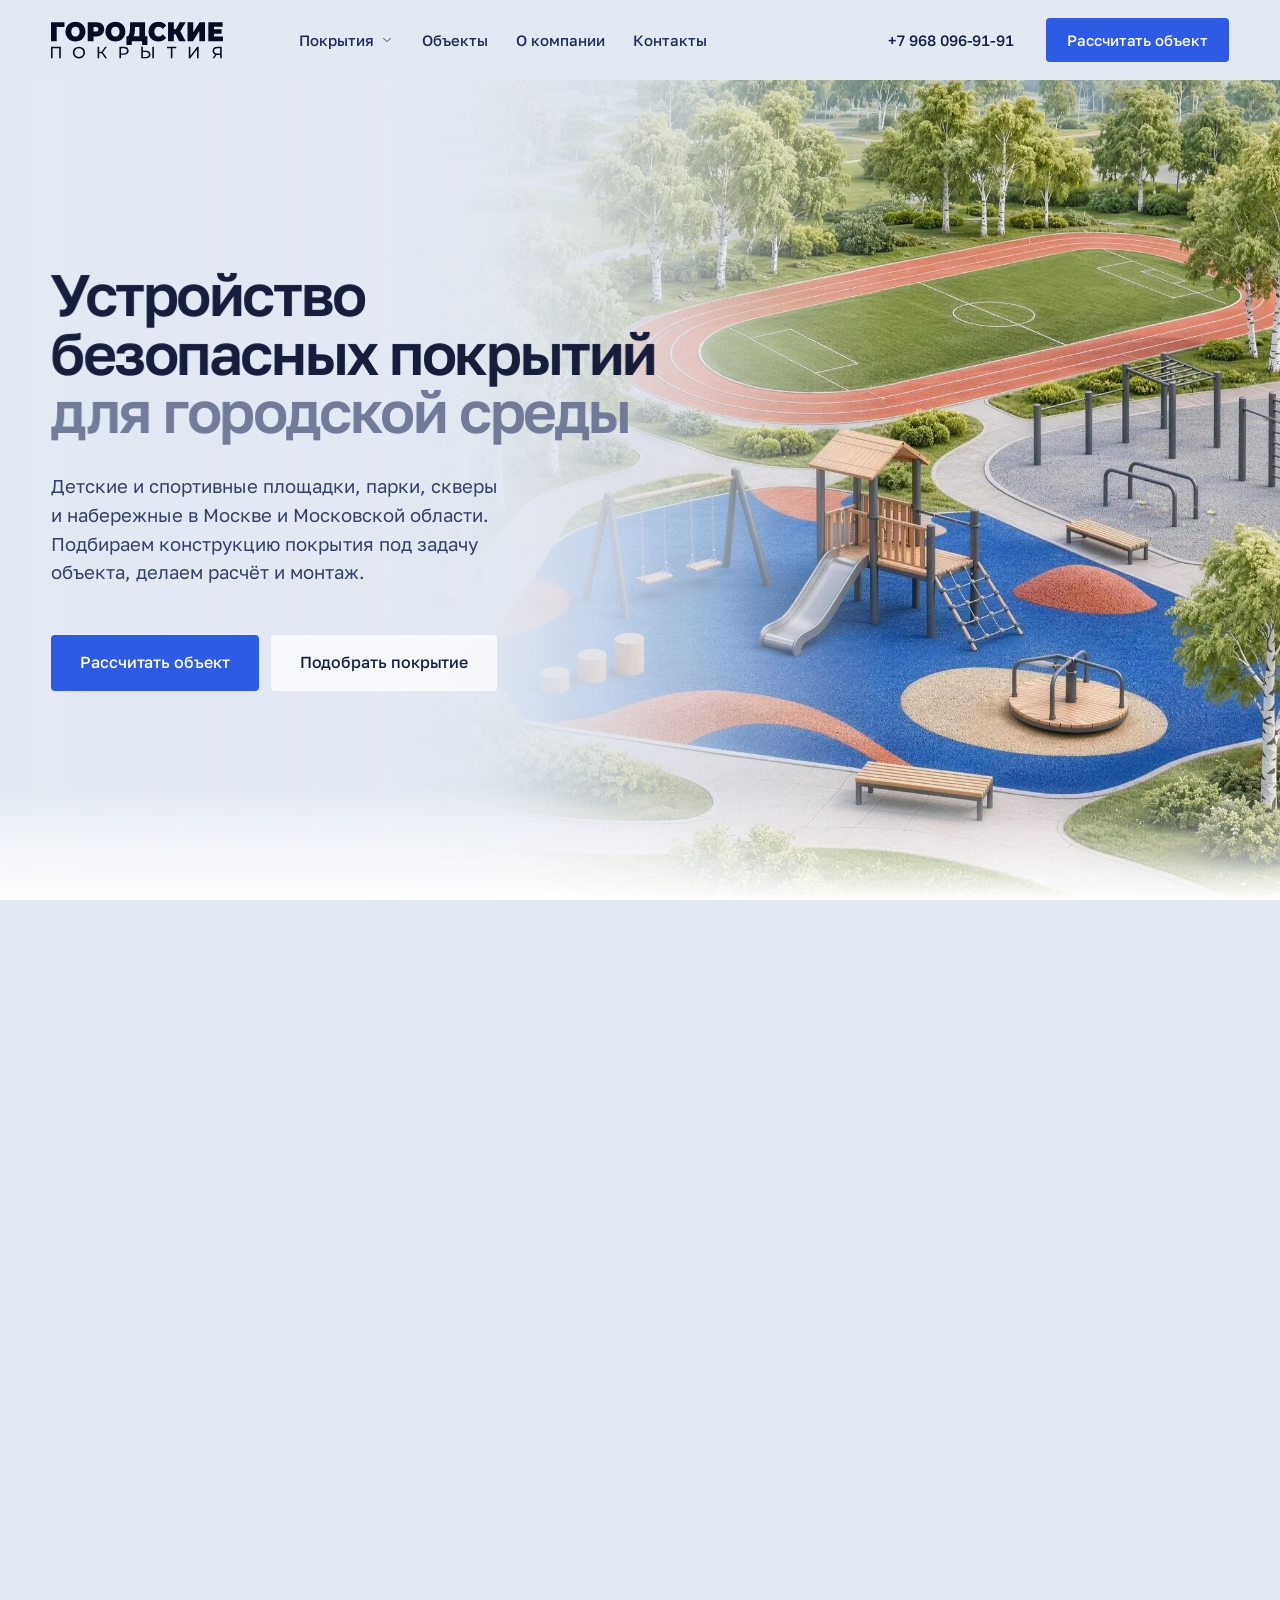
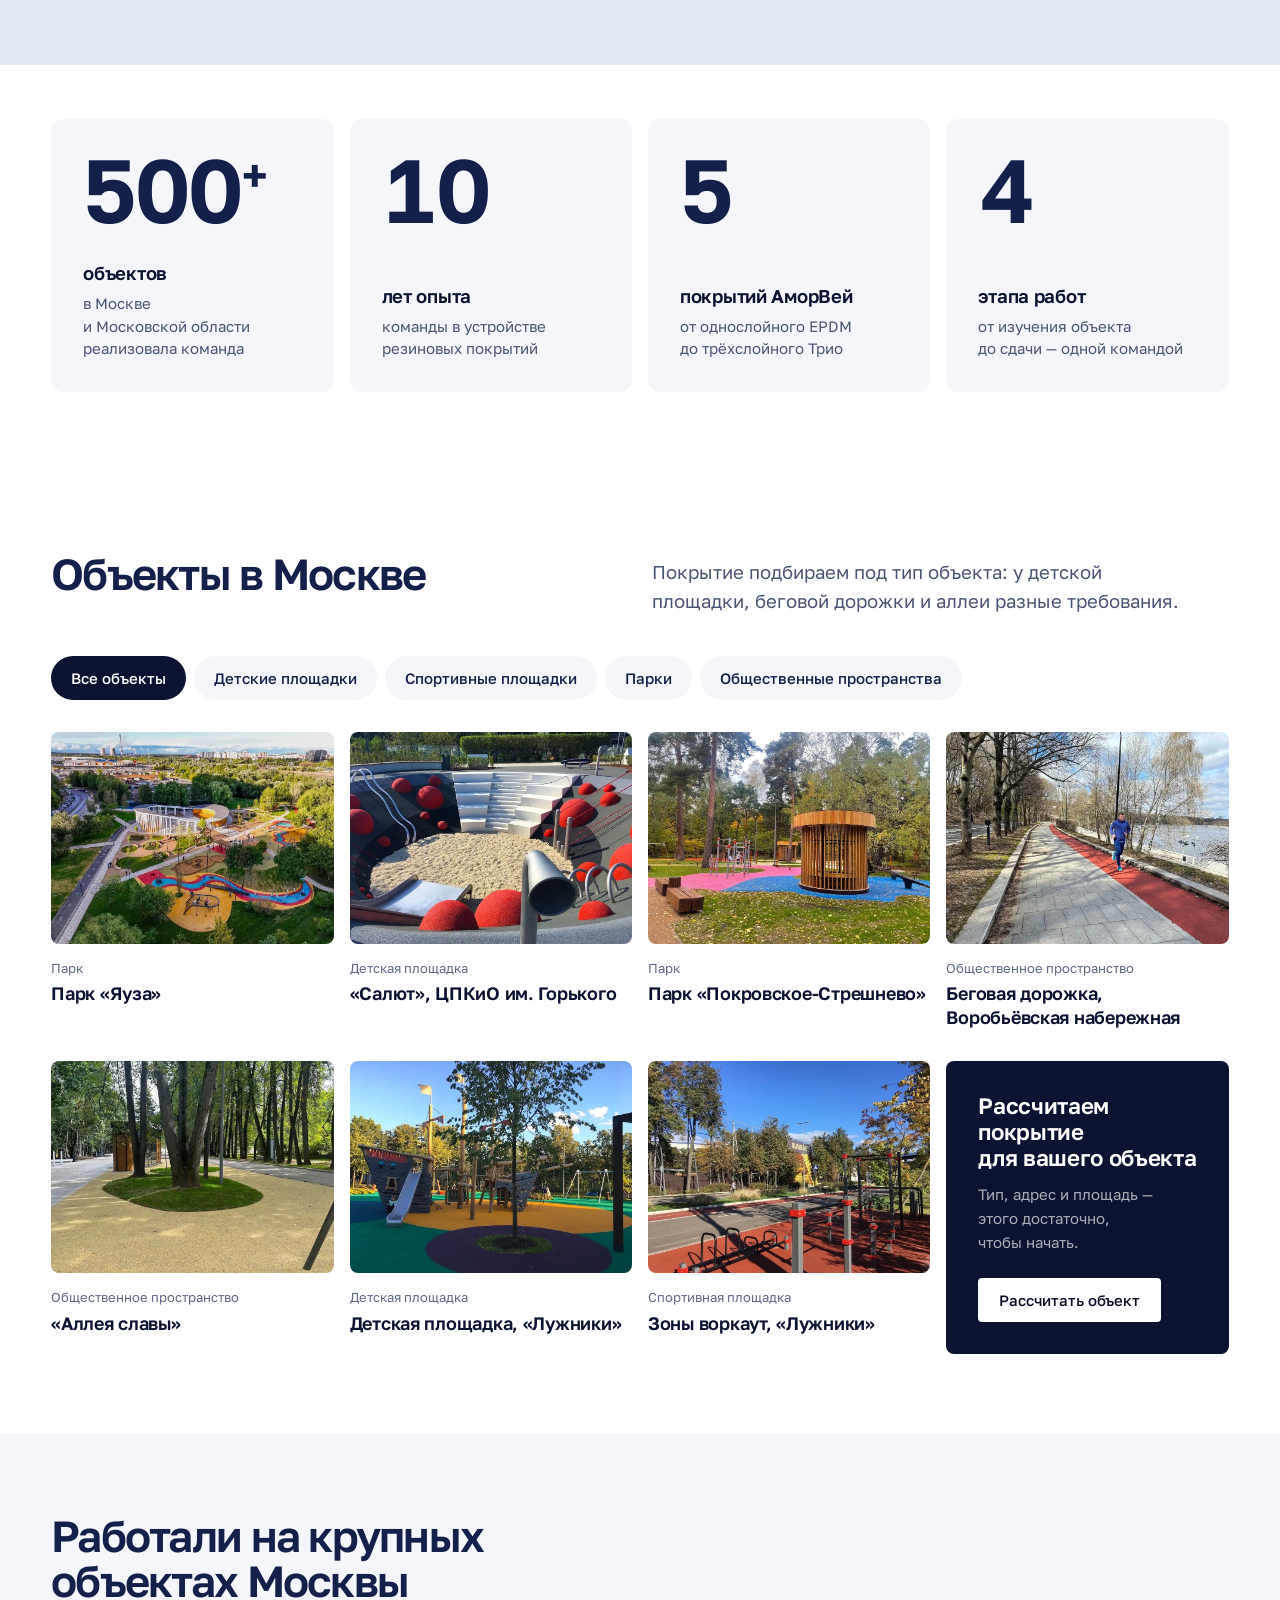
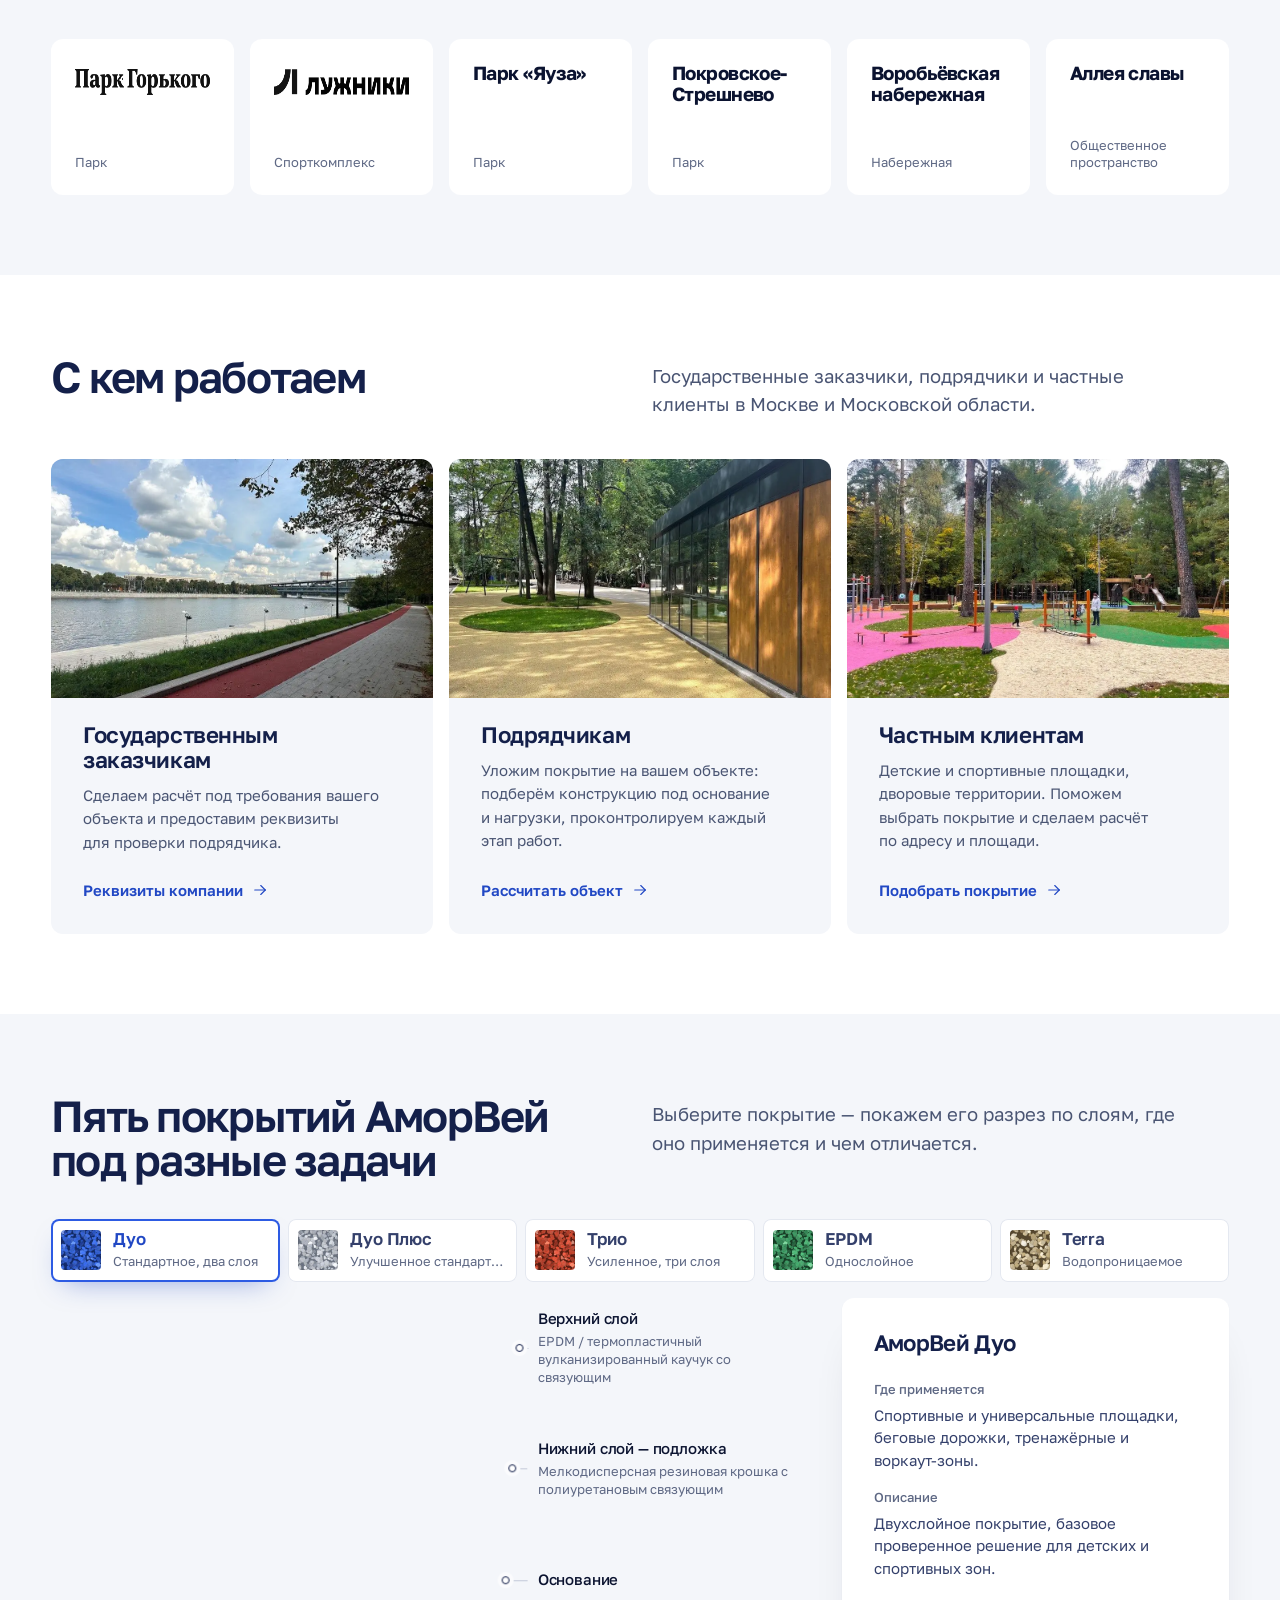
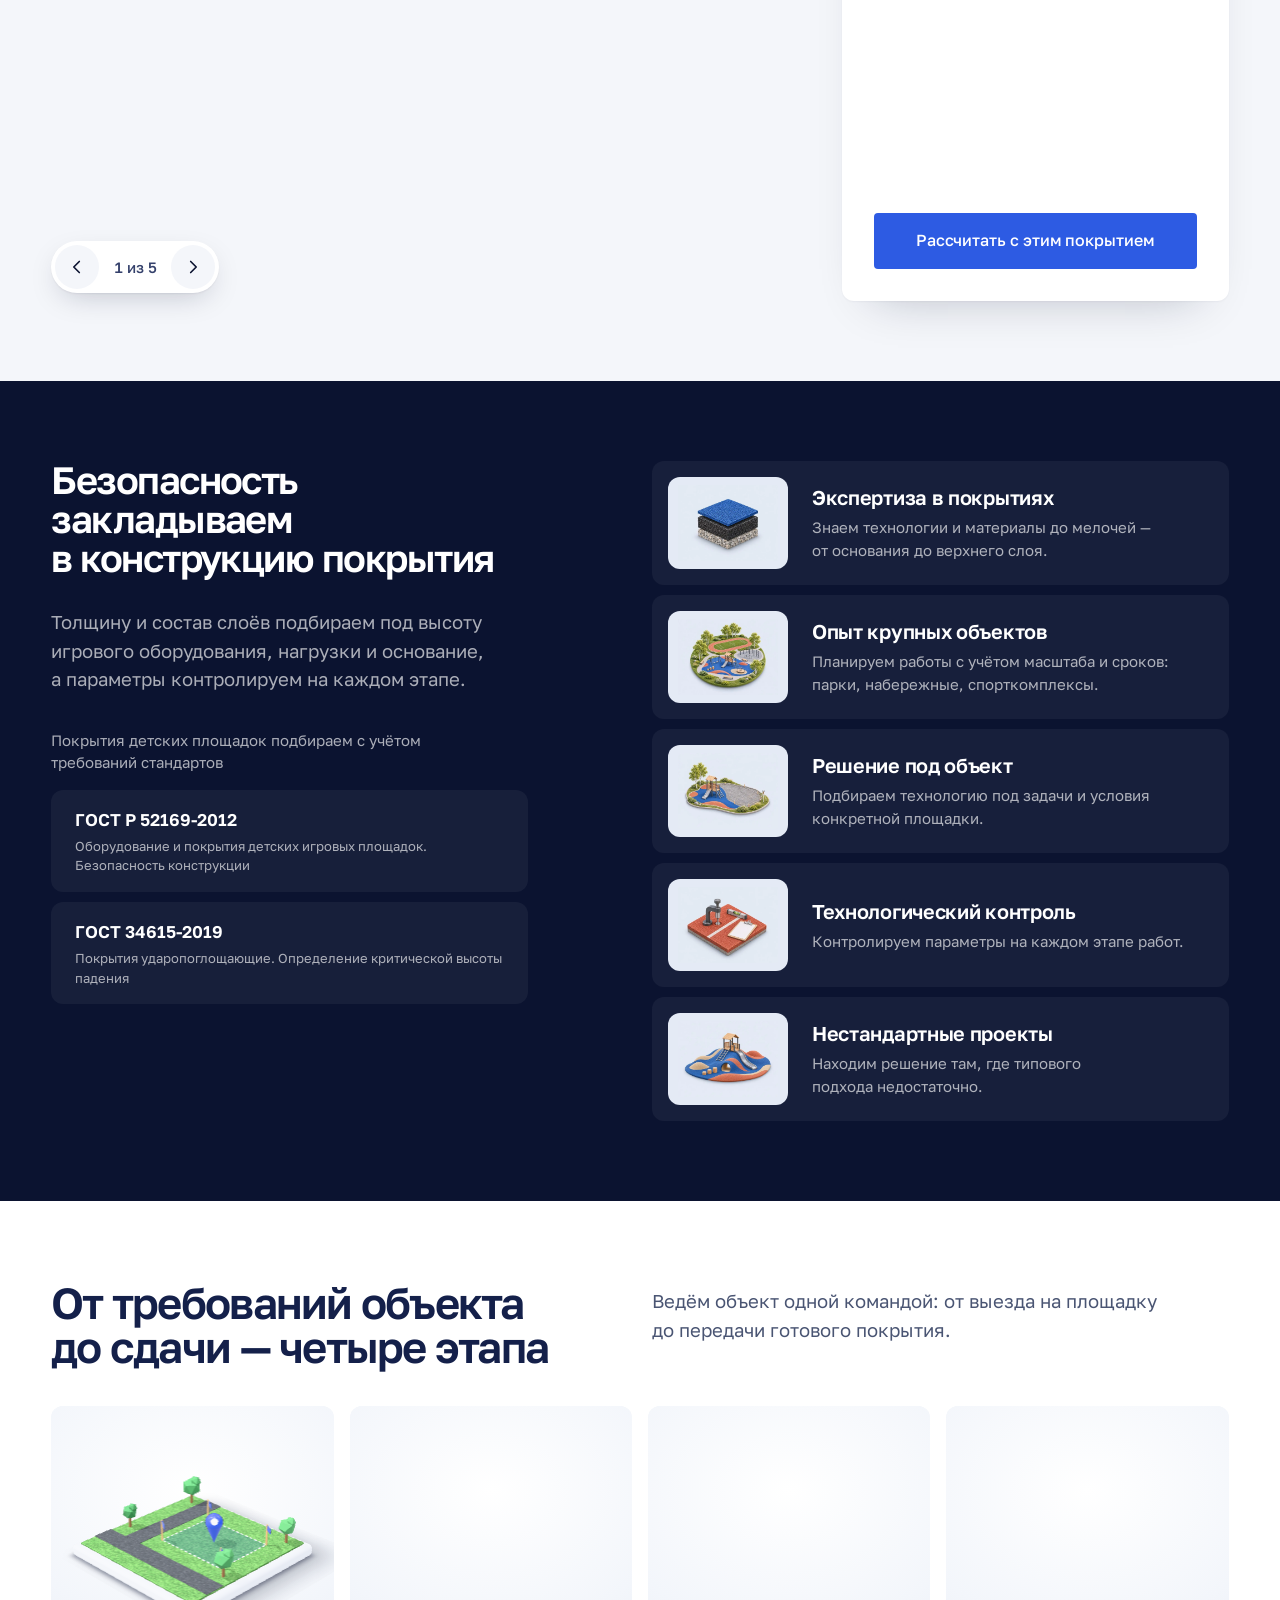
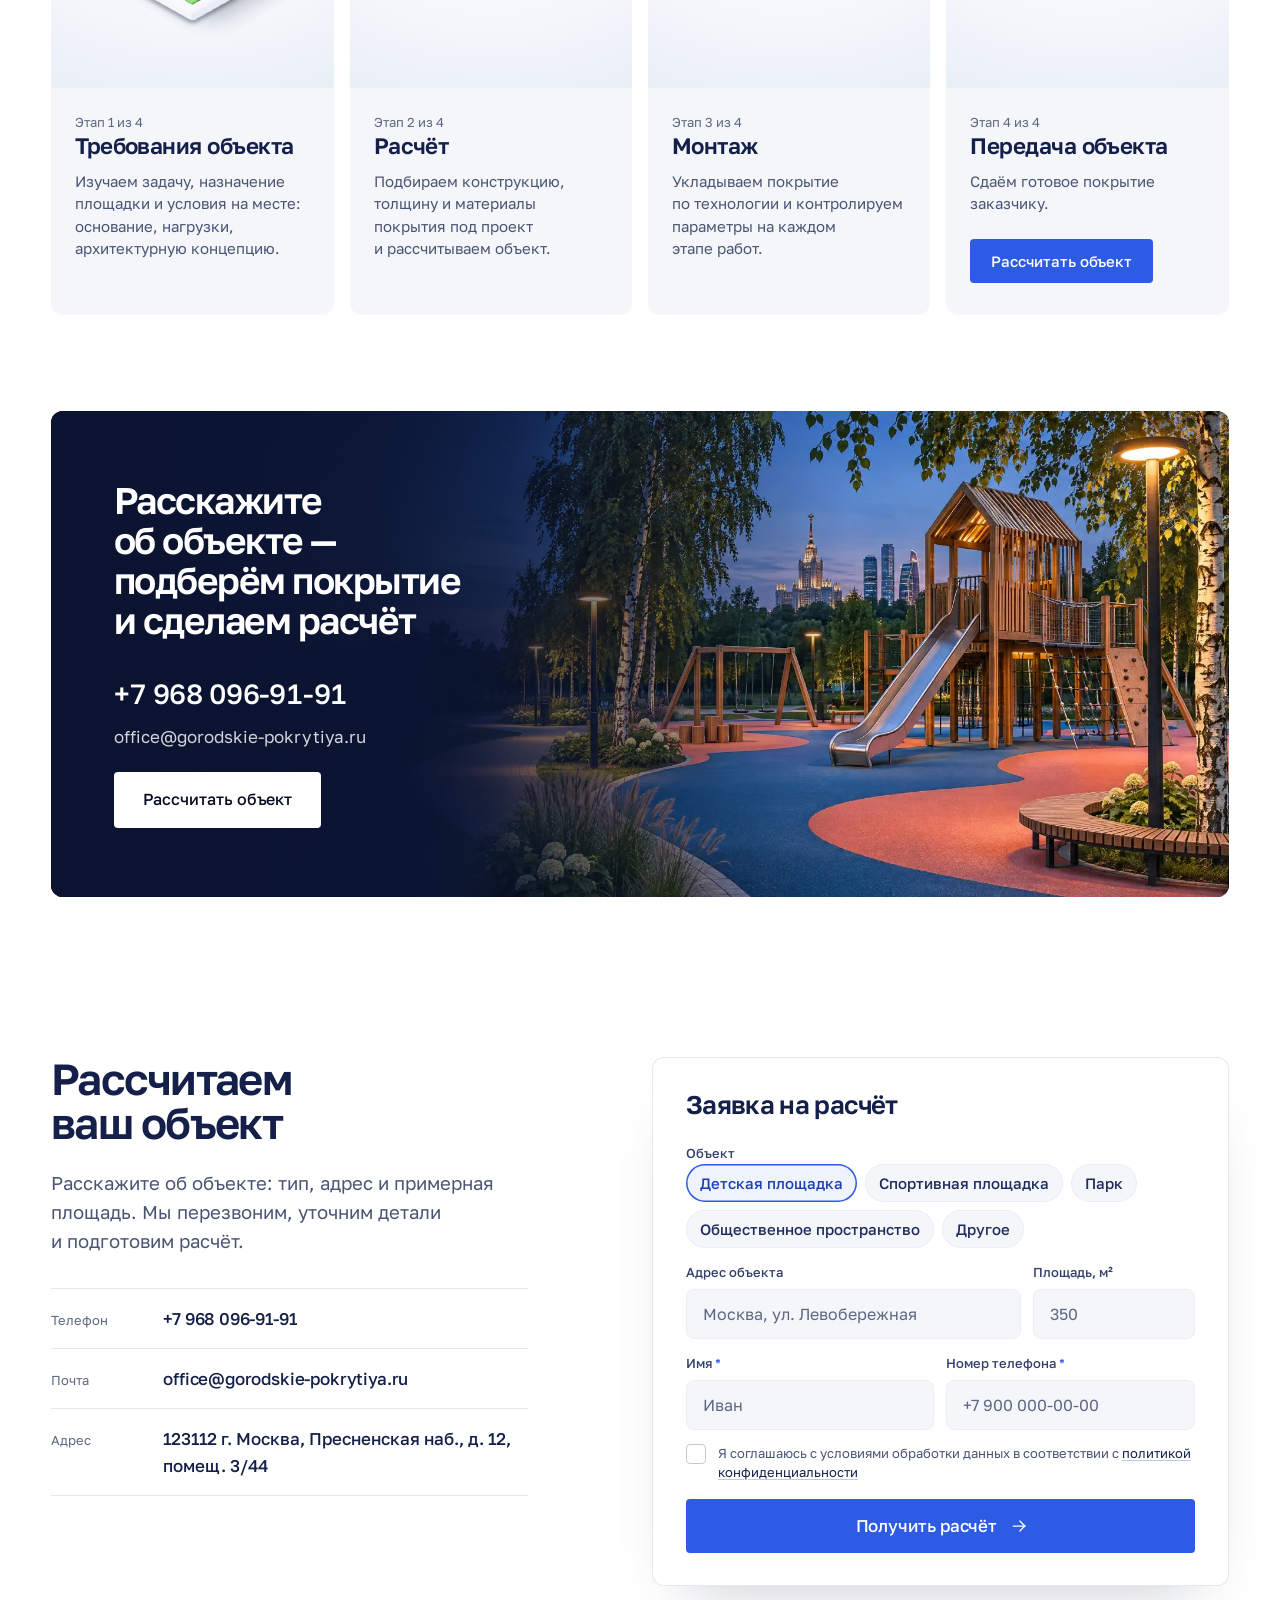
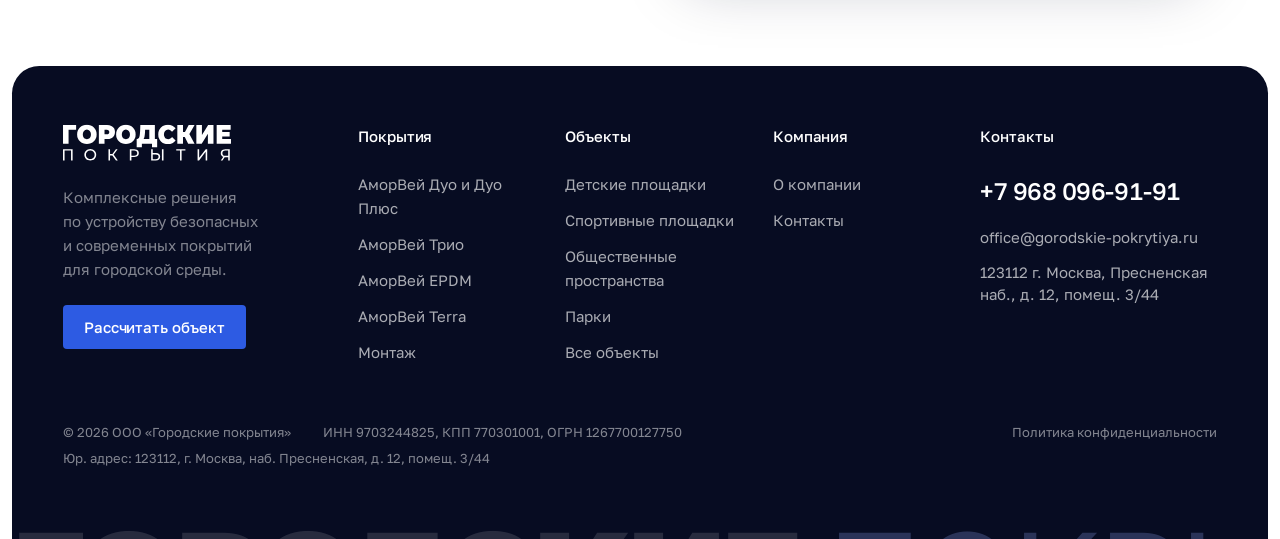
<file: index.html>
<!doctype html>
<html lang="ru">
<head>
<meta charset="utf-8">
<meta name="viewport" content="width=device-width, initial-scale=1">
<meta name="theme-color" content="#E3E9F3">
<title>Городские покрытия — устройство безопасных покрытий в Москве</title>
<meta name="description" content="ООО «Городские покрытия»: устройство безопасных резиновых и водопроницаемых покрытий для детских и спортивных площадок, парков, скверов и набережных в Москве и Московской области. Подбор конструкции, расчёт и монтаж.">
<meta property="og:type" content="website">
<meta property="og:locale" content="ru_RU">
<meta property="og:site_name" content="Городские покрытия">
<meta property="og:title" content="Городские покрытия — устройство безопасных покрытий в Москве">
<meta property="og:description" content="Резиновые и водопроницаемые покрытия для детских и спортивных площадок, парков и общественных пространств. Подбор конструкции, расчёт и монтаж.">
<link rel="icon" href="data:image/svg+xml,%3Csvg xmlns='http://www.w3.org/2000/svg' viewBox='0 0 64 64'%3E%3Crect width='64' height='64' rx='14' fill='%2314204A'/%3E%3Crect x='12' y='34' width='40' height='8' rx='2' fill='%232D5BE3'/%3E%3Crect x='12' y='44' width='40' height='8' rx='2' fill='%23DCE5F7'/%3E%3Ctext x='32' y='28' font-family='Arial' font-weight='700' font-size='18' fill='%23fff' text-anchor='middle'%3E%D0%93%D0%9F%3C/text%3E%3C/svg%3E">
<script>
  // Режим без движения: ?static в адресе или системная настройка «уменьшить движение»
  window.STATIC = /[?&]static/.test(location.search) || matchMedia('(prefers-reduced-motion: reduce)').matches;
  document.documentElement.classList.add('js');
  if (window.STATIC) document.documentElement.classList.add('static');
  // Первый экран — рендер макета квартала
  document.documentElement.dataset.hero = '2';
</script>
<link rel="preload" as="image" href="assets/img/hero.webp" fetchpriority="high">
<link rel="stylesheet" href="assets/css/site.css">
</head>
<body>
<svg width="0" height="0" style="position:absolute" aria-hidden="true" focusable="false"><symbol id="logo" viewBox="0 -0.6 181 39.8"><path d="M0 20V0H14.13L14.13 5.08H4.68L6 3.66L6 20Z M25.73 20.44Q23.46 20.44 21.53 19.67Q19.59 18.9 18.18 17.49Q16.77 16.08 15.99 14.17Q15.2 12.26 15.2 9.99Q15.2 7.72 15.99 5.83Q16.77 3.93 18.18 2.52Q19.6 1.1 21.52 0.33Q23.45 -0.44 25.72 -0.44Q28.01 -0.44 29.93 0.33Q31.84 1.1 33.25 2.51Q34.67 3.93 35.45 5.83Q36.24 7.72 36.24 9.99Q36.24 12.26 35.45 14.17Q34.67 16.08 33.25 17.49Q31.84 18.9 29.93 19.67Q28.01 20.44 25.73 20.44ZM25.72 15.15Q26.64 15.15 27.43 14.79Q28.22 14.43 28.82 13.77Q29.42 13.1 29.75 12.15Q30.08 11.2 30.08 10Q30.08 8.8 29.75 7.85Q29.42 6.9 28.82 6.23Q28.22 5.57 27.43 5.21Q26.64 4.85 25.72 4.85Q24.8 4.85 24.01 5.21Q23.21 5.57 22.62 6.23Q22.02 6.9 21.69 7.85Q21.35 8.8 21.35 10Q21.35 11.2 21.69 12.15Q22.02 13.1 22.62 13.77Q23.21 14.43 24.01 14.79Q24.8 15.15 25.72 15.15Z M38.63 20V0H47.54Q50.15 0 52.05 0.91Q53.95 1.82 54.99 3.51Q56.02 5.21 56.02 7.51Q56.02 9.82 54.99 11.5Q53.95 13.18 52.05 14.1Q50.15 15.02 47.54 15.02H42.02L44.73 12.22V20ZM44.73 12.94 42.02 9.97H47.16Q48.54 9.97 49.2 9.31Q49.87 8.66 49.87 7.51Q49.87 6.37 49.2 5.71Q48.54 5.05 47.16 5.05H42.02L44.73 2.08Z M67.76 20.44Q65.48 20.44 63.55 19.67Q61.62 18.9 60.21 17.49Q58.8 16.08 58.01 14.17Q57.22 12.26 57.22 9.99Q57.22 7.72 58.01 5.83Q58.8 3.93 60.21 2.52Q61.62 1.1 63.55 0.33Q65.48 -0.44 67.74 -0.44Q70.03 -0.44 71.95 0.33Q73.87 1.1 75.28 2.51Q76.69 3.93 77.48 5.83Q78.26 7.72 78.26 9.99Q78.26 12.26 77.48 14.17Q76.69 16.08 75.28 17.49Q73.87 18.9 71.95 19.67Q70.03 20.44 67.76 20.44ZM67.74 15.15Q68.66 15.15 69.46 14.79Q70.25 14.43 70.85 13.77Q71.44 13.1 71.78 12.15Q72.11 11.2 72.11 10Q72.11 8.8 71.78 7.85Q71.44 6.9 70.85 6.23Q70.25 5.57 69.46 5.21Q68.67 4.85 67.75 4.85Q66.82 4.85 66.03 5.21Q65.24 5.57 64.64 6.23Q64.05 6.9 63.71 7.85Q63.38 8.8 63.38 10Q63.38 11.2 63.71 12.15Q64.04 13.1 64.64 13.77Q65.24 14.43 66.03 14.79Q66.82 15.15 67.74 15.15Z M86.37 15.7 79.92 14.92Q80.81 14.92 81.39 14.27Q81.97 13.62 82.32 12.44Q82.67 11.26 82.84 9.65Q83.02 8.04 83.1 6.1L83.31 0H98.98V17.22H92.98V5.08H88.46L88.4 6.66Q88.35 8.26 88.21 9.66Q88.08 11.06 87.85 12.23Q87.61 13.39 87.25 14.27Q86.89 15.15 86.37 15.7ZM79.38 23.94 79.38 14.92H101.45V23.94H95.87V20H84.97L84.97 23.94Z M113.01 20.44Q110.77 20.44 108.86 19.69Q106.96 18.93 105.56 17.53Q104.16 16.13 103.39 14.22Q102.62 12.31 102.62 10Q102.62 7.69 103.39 5.78Q104.16 3.87 105.56 2.47Q106.96 1.07 108.86 0.31Q110.77 -0.44 113.01 -0.44Q115.73 -0.44 117.83 0.57Q119.94 1.59 121.32 3.51L117.47 7.2Q116.63 6.08 115.61 5.47Q114.59 4.85 113.32 4.85Q112.29 4.85 111.46 5.21Q110.63 5.57 110.03 6.24Q109.44 6.92 109.1 7.87Q108.77 8.83 108.77 10Q108.77 11.17 109.1 12.13Q109.44 13.08 110.03 13.76Q110.63 14.43 111.46 14.79Q112.29 15.15 113.32 15.15Q114.59 15.15 115.61 14.53Q116.63 13.92 117.47 12.8L121.32 16.49Q119.94 18.39 117.83 19.42Q115.73 20.44 113.01 20.44Z M134.87 20 130.1 10.6 134.97 7.55 141.75 20ZM123.17 20V0H129.27V20ZM127.51 12.69V7.52H134.53V12.69ZM135.56 10.69 129.95 10.08 135.39 0H141.76Z M143.68 20V0H149.68V10.67L156.38 0H162.12V20H156.11V9.36L149.44 20Z M165.56 20V0H180.65V4.95H171.56V15.05H181V20ZM171.15 12.22V7.49H179.55V12.22Z"/><path d="M0 38V26H10.34V38H8.65V27.04L9.06 27.48H1.27L1.69 27.04V38Z M29.39 38.14Q28.01 38.14 26.84 37.68Q25.68 37.22 24.82 36.39Q23.95 35.56 23.48 34.44Q23 33.32 23 32Q23 30.68 23.48 29.56Q23.95 28.44 24.82 27.61Q25.68 26.78 26.84 26.32Q28.01 25.86 29.39 25.86Q30.76 25.86 31.92 26.32Q33.08 26.78 33.94 27.6Q34.8 28.43 35.28 29.55Q35.76 30.67 35.76 32Q35.76 33.33 35.28 34.45Q34.8 35.57 33.94 36.4Q33.08 37.22 31.92 37.68Q30.76 38.14 29.39 38.14ZM29.39 36.61Q30.39 36.61 31.24 36.27Q32.08 35.92 32.71 35.3Q33.34 34.67 33.69 33.83Q34.04 32.99 34.04 32Q34.04 31 33.69 30.16Q33.34 29.33 32.71 28.7Q32.08 28.08 31.24 27.73Q30.39 27.39 29.39 27.39Q28.38 27.39 27.53 27.73Q26.68 28.08 26.05 28.71Q25.42 29.33 25.07 30.17Q24.72 31 24.72 32Q24.72 32.99 25.07 33.83Q25.42 34.67 26.05 35.3Q26.68 35.93 27.53 36.27Q28.38 36.61 29.39 36.61Z M57.08 38 52.72 32.08 54.11 31.22 59.03 38ZM49 38V26H50.67V38ZM50.16 32.72V31.2H54.05V32.72ZM54.26 32.19 52.69 31.95 56.98 26H58.81Z M72 38V26H76.69Q78.25 26 79.37 26.5Q80.49 27 81.09 27.94Q81.69 28.88 81.69 30.19Q81.69 31.48 81.09 32.42Q80.49 33.36 79.37 33.86Q78.25 34.36 76.69 34.36H72.94L73.7 33.56V38ZM73.7 33.73 72.94 32.88H76.63Q78.28 32.88 79.12 32.17Q79.97 31.47 79.97 30.19Q79.97 28.89 79.12 28.19Q78.28 27.48 76.63 27.48H72.94L73.7 26.64Z M95 38V26H96.69V30.18H100.25Q102.39 30.18 103.53 31.13Q104.68 32.09 104.68 33.98Q104.68 35.96 103.44 36.98Q102.2 38 99.95 38ZM96.69 36.65H99.89Q101.37 36.65 102.17 35.98Q102.96 35.31 102.96 34.01Q102.96 32.73 102.18 32.13Q101.39 31.53 99.89 31.53H96.69ZM106.59 38V26H108.28V38Z M126.1 38V27.04L126.52 27.48H122V26H131.89V27.48H127.37L127.78 27.04V38Z M145 38V26H146.69V35.25L153.8 26H155.37V38H153.69V28.77L146.57 38Z M177.99 38V34.09L178.43 34.51H174.69Q173.22 34.51 172.17 34.01Q171.11 33.51 170.56 32.57Q170 31.64 170 30.33Q170 28.95 170.6 27.98Q171.2 27.01 172.3 26.51Q173.4 26 174.86 26H179.68V38ZM170.01 38 172.97 33.75H174.71L171.82 38ZM177.99 33.55V27L178.43 27.48H174.93Q173.39 27.48 172.56 28.2Q171.73 28.91 171.73 30.3Q171.73 31.62 172.51 32.34Q173.29 33.07 174.81 33.07H178.43Z"/></symbol></svg>

<div class="preload" id="preload" aria-hidden="true">
  <div class="preload__in">
    <div class="preload__stack">
      <s class="preload__shadow"></s>
      <b style="--d:0s"><i class="pl1" style="--z:0px;--h:18px"></i></b>
      <b style="--d:.22s"><i class="pl2" style="--z:20px;--h:13px"></i></b>
      <b style="--d:.44s"><i class="pl3" style="--z:37px;--h:10px"></i></b>
    </div>
    <svg class="preload__logo" viewBox="0 -0.6 181 39.8"><use href="#logo"/></svg>
    <span class="preload__bar"><i></i></span>
  </div>
</div>
<script>
  // Загрузочный экран: основание, чёрная крошка и цветной EPDM укладываются по очереди, пока грузится сайт
  (function () {
    var el = document.getElementById('preload');
    if (!el) return;
    if (window.STATIC) { el.parentNode.removeChild(el); return; }
    var root = document.documentElement, done = false, p = 0, bar = el.querySelector('.preload__bar i');
    root.classList.add('is-loading');
    // фактура крошки рисуется на лету: основа и цветные гранулы
    function crumb(base, dots, rMin, rMax, n) {
      try {
        var c = document.createElement('canvas'), x = c.getContext('2d');
        c.width = c.height = 112;
        x.fillStyle = base; x.fillRect(0, 0, 112, 112);
        for (var k = 0; k < n; k++) {
          x.globalAlpha = .55 + Math.random() * .45;
          x.fillStyle = dots[k % dots.length];
          x.beginPath(); x.arc(Math.random() * 112, Math.random() * 112, rMin + Math.random() * (rMax - rMin), 0, 6.2832); x.fill();
        }
        return 'url(' + c.toDataURL() + ')';
      } catch (e) { return 'none'; }
    }
    el.style.setProperty('--t1', crumb('#9AA2B6', ['#C3C9D6', '#7A8399', '#AEB5C6', '#68718A', '#D4D8E2'], 1.1, 2.9, 700));
    el.style.setProperty('--t2', crumb('#262C41', ['#3A4159', '#4A526C', '#1A1E2D', '#323951'], .8, 1.9, 1300));
    el.style.setProperty('--t3', crumb('#2D5BE3', ['#4C76EE', '#1F47C4', '#8EA8F3', '#2652D6', '#6A8DF2'], .8, 1.8, 1400));
    var tick = setInterval(function () { p += (.9 - p) * .09; bar.style.transform = 'scaleX(' + p.toFixed(3) + ')'; }, 120);
    function hide() {
      if (done) return;
      done = true;
      setTimeout(function () {
        clearInterval(tick);
        bar.style.transform = 'scaleX(1)';
        setTimeout(function () {
          el.classList.add('is-done');
          root.classList.remove('is-loading');
          setTimeout(function () { if (el.parentNode) el.parentNode.removeChild(el); }, 1100);
        }, 320);
      }, Math.max(0, 900 - performance.now()));
    }
    // главная — когда показан рендер первого экрана; внутренняя страница по прямой ссылке — когда сработал переход
    var deep = /^#\/./.test(location.hash);
    (function ready() {
      if (done) return;
      var hero = document.querySelector('.hero__img');
      var shown = hero && hero.complete && hero.naturalWidth > 0 && hero.closest('.is-img');
      var ok = deep ? (window.GP && typeof window.GP.route === 'function') : (shown || window.GP_HERO_OFF);
      if (ok) hide(); else setTimeout(ready, 100);
    })();
    window.addEventListener('load', hide);
    setTimeout(hide, deep ? 10000 : 5000);
  })();
</script>


<a class="skip" href="#content" data-skip>Перейти к&nbsp;содержанию</a>
<header class="header" id="header">
  <div class="container">
    <a class="logo" href="#/" aria-label="Городские покрытия — на главную"><svg viewBox="0 -0.6 181 39.8" aria-hidden="true"><use href="#logo"/></svg></a>
    <nav class="nav" aria-label="Основное меню">
      <div class="nav__drop">
        <button type="button" aria-haspopup="true">Покрытия <i class="ti ti-chevron-down" aria-hidden="true"></i></button>
        <div class="drop">
          <div>
            <div class="drop__title">Резиновое покрытие</div>
            <a href="#/pokrytiya/duo"><i data-sw="epdmBlue" style="--c:#2D5BE3"></i>АморВей Дуо</a>
            <a href="#/pokrytiya/duoplus"><i data-sw="epdmGrey" style="--c:#C7CBD3"></i>АморВей Дуо Плюс</a>
            <a href="#/pokrytiya/trio"><i data-sw="epdmRed" style="--c:#D2452C"></i>АморВей Трио</a>
            <a href="#/pokrytiya/epdm"><i data-sw="epdmGreen" style="--c:#3A9960"></i>АморВей EPDM</a>
            <div class="drop__title" style="margin-top:var(--s-4)">Terraway</div>
            <a href="#/pokrytiya/terra"><i data-sw="terra" style="--c:#C8B68E"></i>АморВей Terra</a>
          </div>
          <div>
            <div class="drop__title">Монтаж</div>
            <a href="#/pokrytiya/montazh">Резиновые покрытия и&nbsp;Терравей</a>
            <div class="drop__title" style="margin-top:var(--s-4)">Не&nbsp;знаете, что&nbsp;выбрать?</div>
            <a href="#/pokrytiya" data-modal="pick">Подобрать покрытие</a><a href="#/pokrytiya">Все покрытия</a>
          </div>
        </div>
      </div>
      <a href="#/obekty" data-nav="objects">Объекты</a>
      <a href="#/o-kompanii" data-nav="about">О&nbsp;компании</a>
      <a href="#/kontakty" data-nav="contacts">Контакты</a>
    </nav>
    <a class="header__phone" href="tel:+79680969191"><b>+7 968 096-91-91</b></a>
    <a class="btn btn--primary btn--sm" href="#zayavka" data-modal="calc">Рассчитать объект</a>
    <a class="icon-btn" href="tel:+79680969191" aria-label="Позвонить"><i class="ti ti-phone" aria-hidden="true"></i></a>
    <button class="burger" type="button" aria-label="Открыть меню" aria-controls="mnav" aria-expanded="false" id="burger"><i class="ti ti-menu-2" aria-hidden="true"></i></button>
  </div>
</header>

<main id="top" class="page" data-page="home">

  <section class="hero" id="hero">
    <div class="hero__stage">
    <img class="hero__img" src="assets/img/hero.webp" fetchpriority="high" decoding="async" alt="" width="2400" height="1357" decoding="async">
    <div class="container hero__inner">
      <h1>Устройство безопасных покрытий <span class="mute">для&nbsp;городской среды</span></h1>
      <p class="hero__lead">Детские и&nbsp;спортивные площадки, парки, скверы и&nbsp;набережные в&nbsp;Москве и&nbsp;Московской области. Подбираем конструкцию покрытия под&nbsp;задачу объекта, делаем расчёт и&nbsp;монтаж.</p>
      <div class="hero__actions">
        <a class="btn btn--primary" href="#zayavka" data-modal="calc">Рассчитать объект</a>
        <a class="btn btn--ghost" href="#pokrytiya" data-modal="pick">Подобрать покрытие</a>
      </div>
    </div>
    <div class="hero__spots" hidden>
      <button class="spot" type="button" data-coat-modal="trio" data-at="-1.2,0.27,4.6" data-px="1220,940" data-dir="1,-1" style="--i:0">
        <i class="spot__dot" aria-hidden="true"></i>
        <span class="spot__card"><small>Детская площадка</small><b>АморВей Трио</b><span>Трёхслойное, для&nbsp;зон с&nbsp;повышенными требованиями к&nbsp;безопасности</span></span>
      </button>
      <button class="spot" type="button" data-coat-modal="duo" data-at="18.6,0.27,-6.6" data-px="2080,650" data-dir="-1,-1" style="--i:1">
        <i class="spot__dot" aria-hidden="true"></i>
        <span class="spot__card"><small>Воркаут-зона</small><b>АморВей Дуо</b><span>Двухслойное, базовое проверенное решение</span></span>
      </button>
      <button class="spot" type="button" data-coat-modal="duoplus" data-at="-6,0.23,-11.6" data-px="1400,536" data-dir="1,-1" style="--i:2">
        <i class="spot__dot" aria-hidden="true"></i>
        <span class="spot__card"><small>Беговая дорожка</small><b>АморВей Дуо Плюс</b><span>Улучшенное стандартное покрытие</span></span>
      </button>
      <button class="spot" type="button" data-coat-modal="terra" data-at="12.6,0.1,9.7" data-px="1642,685" data-dir="1,1" style="--i:3">
        <i class="spot__dot" aria-hidden="true"></i>
        <span class="spot__card"><small>Дорожки</small><b>АморВей Terra</b><span>Водопроницаемое, с&nbsp;акцентом на&nbsp;эстетику</span></span>
      </button>
    </div>
    </div>
  </section>

  <section class="proof-sec" aria-label="Компания в цифрах">
    <div class="container">
      <div class="proof">
        <div class="fact">
          <div class="fact__top"><b class="fact__num">500<sup>+</sup></b></div>
          <p><b>объектов</b> в&nbsp;Москве и&nbsp;Московской области реализовала команда</p>
        </div>
        <div class="fact">
          <div class="fact__top"><b class="fact__num">10</b></div>
          <p><b>лет опыта</b> команды в&nbsp;устройстве резиновых покрытий</p>
        </div>
        <div class="fact">
          <div class="fact__top"><b class="fact__num">5</b></div>
          <p><b>покрытий АморВей</b> от&nbsp;однослойного EPDM до&nbsp;трёхслойного Трио</p>
        </div>
        <div class="fact">
          <div class="fact__top"><b class="fact__num">4</b></div>
          <p><b>этапа работ</b> от&nbsp;изучения объекта до&nbsp;сдачи&nbsp;— одной командой</p>
        </div>
      </div>
      
    </div>
  </section>

  <section class="section" id="obekty">
    <div class="container">
      <div class="sec-head">
        <h2>Объекты в&nbsp;Москве</h2>
        <div class="sec-head__side">
          <p class="sec-head__lead">Покрытие подбираем под&nbsp;тип объекта: у&nbsp;детской площадки, беговой дорожки и&nbsp;аллеи разные требования.</p>
        </div>
      </div>

      <div class="ofilter" role="tablist" aria-label="Тип объекта" id="ofilter">
        <button class="ofilter__b" role="tab" aria-selected="true" data-f="all">Все объекты</button>
        <button class="ofilter__b" role="tab" aria-selected="false" data-f="kids">Детские площадки</button>
        <button class="ofilter__b" role="tab" aria-selected="false" data-f="sport">Спортивные площадки</button>
        <button class="ofilter__b" role="tab" aria-selected="false" data-f="parks">Парки</button>
        <button class="ofilter__b" role="tab" aria-selected="false" data-f="public">Общественные пространства</button>
      </div>
      <div class="otype" id="otype" aria-live="polite"></div>

      <div class="ogrid is-all" id="ogrid">
        <a class="obj obj--xl" href="#/obekty/parks" data-t="parks">
          <img src="assets/img/obj-1.webp" loading="lazy" decoding="async" alt="Парк «Яуза» сверху: цветные покрытия детской площадки" width="949" height="736">
          <div class="obj__body"><span class="obj__tag">Парк</span><h3>Парк «Яуза»</h3></div>
        </a>
        <a class="obj" href="#/obekty/kids" data-t="kids">
          <img src="assets/img/obj-11.webp" loading="lazy" decoding="async" alt="Детская площадка «Салют» в ЦПКиО им. Горького" width="950" height="736" data-thumb="kids">
          <div class="obj__body"><span class="obj__tag">Детская площадка</span><h3>«Салют», ЦПКиО им.&nbsp;Горького</h3></div>
        </a>
        <a class="obj" href="#/obekty/parks" data-t="parks">
          <img src="assets/img/obj-4.webp" loading="lazy" decoding="async" alt="Парк «Покровское-Стрешнево»: детская площадка с цветным покрытием" width="950" height="736" data-thumb="parks">
          <div class="obj__body"><span class="obj__tag">Парк</span><h3>Парк «Покровское-Стрешнево»</h3></div>
        </a>
        <a class="obj" href="#/obekty/public" data-t="public">
          <img src="assets/img/obj-5.webp" loading="lazy" decoding="async" alt="Беговая дорожка на Воробьёвской набережной" width="950" height="736">
          <div class="obj__body"><span class="obj__tag">Общественное пространство</span><h3>Беговая дорожка, Воробьёвская набережная</h3></div>
        </a>
        <a class="obj" href="#/obekty/public" data-t="public">
          <img src="assets/img/obj-7.webp" loading="lazy" decoding="async" alt="«Аллея славы»: водопроницаемое покрытие дорожек" width="950" height="736" data-thumb="public">
          <div class="obj__body"><span class="obj__tag">Общественное пространство</span><h3>«Аллея славы»</h3></div>
        </a>
        <a class="obj" href="#/obekty/kids" data-t="kids">
          <img src="assets/img/obj-13.webp" loading="lazy" decoding="async" alt="Детская площадка в «Лужниках»" width="953" height="737">
          <div class="obj__body"><span class="obj__tag">Детская площадка</span><h3>Детская площадка, «Лужники»</h3></div>
        </a>
        <a class="obj" href="#/obekty/sport" data-t="sport">
          <img src="assets/img/obj-9.webp" loading="lazy" decoding="async" alt="Воркаут-зона в «Лужниках»" width="953" height="737" data-thumb="sport">
          <div class="obj__body"><span class="obj__tag">Спортивная площадка</span><h3>Зоны воркаут, «Лужники»</h3></div>
        </a>
        <div class="obj obj--cta">
          <h3>Рассчитаем покрытие для&nbsp;вашего объекта</h3>
          <p>Тип, адрес и&nbsp;площадь&nbsp;— этого достаточно, чтобы начать.</p>
          <button class="btn btn--white btn--sm" type="button" data-modal="calc">Рассчитать объект</button>
        </div>
      </div>
    </div>
  </section>

<section class="section section--tint section--clients" id="klienty">
    <div class="container">
      <div class="sec-head"><h2>Работали на&nbsp;крупных объектах Москвы</h2></div>
        <ul class="clients__grid">
          <li class="client"><img src="assets/img/logo-gorky.png" loading="lazy" decoding="async" alt="Парк Горького" width="704" height="96"><span>Парк</span></li>
          <li class="client"><img src="assets/img/logo-luzhniki.png" loading="lazy" decoding="async" alt="Лужники" width="734" height="91"><span>Спорткомплекс</span></li>
          <li class="client client--txt"><b>Парк «Яуза»</b><span>Парк</span></li>
          <li class="client client--txt"><b>Покровское-<wbr>Стрешнево</b><span>Парк</span></li>
          <li class="client client--txt"><b>Воробьёвская набережная</b><span>Набережная</span></li>
          <li class="client client--txt"><b>Аллея славы</b><span>Общественное пространство</span></li>
        </ul>
    </div>
  </section>
  <section class="section" id="komu">
    <div class="container">
      <div class="sec-head">
        <h2>С&nbsp;кем работаем</h2>
        <p class="sec-head__lead">Государственные заказчики, подрядчики и&nbsp;частные клиенты в&nbsp;Москве и&nbsp;Московской области.</p>
      </div>
      <div class="aud-grid">
        <article class="aud">
          <div class="aud__media"><img src="assets/img/obj-6.webp" loading="lazy" decoding="async" alt="Воробьёвская набережная: беговая дорожка с красным покрытием" width="950" height="736"></div>
          <div class="aud__body">
            <h3>Государственным заказчикам</h3>
            <p>Сделаем расчёт под&nbsp;требования вашего объекта и&nbsp;предоставим реквизиты для&nbsp;проверки подрядчика.</p>
            <button class="aud__link" type="button" data-modal="req">Реквизиты компании <i class="ti ti-arrow-right" aria-hidden="true"></i></button>
          </div>
        </article>
        <article class="aud">
          <div class="aud__media"><img src="assets/img/obj-8.webp" loading="lazy" decoding="async" alt="«Аллея славы»: водопроницаемое покрытие у павильона" width="950" height="736"></div>
          <div class="aud__body">
            <h3>Подрядчикам</h3>
            <p>Уложим покрытие на&nbsp;вашем объекте: подберём конструкцию под&nbsp;основание и&nbsp;нагрузки, проконтролируем каждый этап работ.</p>
            <button class="aud__link" type="button" data-modal="calc">Рассчитать объект <i class="ti ti-arrow-right" aria-hidden="true"></i></button>
          </div>
        </article>
        <article class="aud">
          <div class="aud__media"><img src="assets/img/obj-3.webp" loading="lazy" decoding="async" alt="Игровая площадка с цветным резиновым покрытием" width="950" height="736"></div>
          <div class="aud__body">
            <h3>Частным клиентам</h3>
            <p>Детские и&nbsp;спортивные площадки, дворовые территории. Поможем выбрать покрытие и&nbsp;сделаем расчёт по&nbsp;адресу и&nbsp;площади.</p>
            <button class="aud__link" type="button" data-modal="pick">Подобрать покрытие <i class="ti ti-arrow-right" aria-hidden="true"></i></button>
          </div>
        </article>
      </div>
    </div>
  </section>

  <section class="section section--tint" id="pokrytiya">
    <div class="container">
      <div class="sec-head">
        <h2>Пять покрытий АморВей под&nbsp;разные задачи</h2>
        <p class="sec-head__lead">Выберите покрытие&nbsp;— покажем его разрез по&nbsp;слоям, где оно применяется и&nbsp;чем отличается.</p>
      </div>

      <div class="coat-ui">
        <div class="cbar">
          <div class="ctabs" role="tablist" aria-label="Покрытия АморВей" id="ctabs">
          <button class="ctab" role="tab" aria-selected="true" data-coat="duo" style="--c:#2D5BE3"><span class="ctab__sw" data-sw="epdmBlue"></span><span><b>Дуо</b><small>Стандартное, два слоя</small></span></button>
          <button class="ctab" role="tab" aria-selected="false" data-coat="duoplus" style="--c:#C7CBD3"><span class="ctab__sw" data-sw="epdmGrey"></span><span><b>Дуо Плюс</b><small>Улучшенное стандартное</small></span></button>
          <button class="ctab" role="tab" aria-selected="false" data-coat="trio" style="--c:#D2452C"><span class="ctab__sw" data-sw="epdmRed"></span><span><b>Трио</b><small>Усиленное, три слоя</small></span></button>
          <button class="ctab" role="tab" aria-selected="false" data-coat="epdm" style="--c:#3A9960"><span class="ctab__sw" data-sw="epdmGreen"></span><span><b>EPDM</b><small>Однослойное</small></span></button>
          <button class="ctab" role="tab" aria-selected="false" data-coat="terra" style="--c:#C8B68E"><span class="ctab__sw" data-sw="terra"></span><span><b>Terra</b><small>Водопроницаемое</small></span></button>
          </div>
        </div>

        <div class="stage" role="tabpanel" id="stage">
          <div class="stage__art slab" id="coatArt" role="img" aria-label="Разрез покрытия"></div>
          <div class="cnav">
            <button class="cnav__b" type="button" data-cstep="-1" aria-label="Предыдущее покрытие"><svg viewBox="0 0 24 24" aria-hidden="true"><path d="M14.5 6 8.5 12l6 6"/></svg><span class="cstep__name" hidden></span></button>
            <span class="cnav__n" id="cCount" aria-live="polite">1 из 5</span>
            <button class="cnav__b" type="button" data-cstep="1" aria-label="Следующее покрытие"><svg viewBox="0 0 24 24" aria-hidden="true"><path d="m9.5 6 6 6-6 6"/></svg><span class="cstep__name" hidden></span></button>
          </div>
          <div class="stage__info">
            <div class="stage__head">
              <h3 id="cTitle">АморВей Дуо</h3>
            </div>
            <div class="stage__foot">
              <div><h4>Где применяется</h4><p id="cPurpose">Спортивные и&nbsp;универсальные площадки, беговые дорожки, тренажёрные и&nbsp;воркаут-зоны.</p></div>
              <div><h4>Описание</h4><p id="cDesc">Двухслойное покрытие, базовое проверенное решение для&nbsp;детских и&nbsp;спортивных зон.</p><div id="cTbc"></div></div>
              <ol class="stage__legend" id="cLegend"></ol>
            </div>
            <div class="stage__cta">
              <a class="btn btn--primary" href="#zayavka" id="cCalc">Рассчитать с&nbsp;этим покрытием</a>
              <a class="btn btn--ghost" href="#/pokrytiya">Все покрытия</a>
            </div>
            <div class="cstep">
              <button class="cstep__b" type="button" data-cstep="-1"><small>Предыдущее</small><b class="cstep__name">Terra</b></button>
              <button class="cstep__b cstep__b--next" type="button" data-cstep="1"><small>Следующее</small><b class="cstep__name">Дуо Плюс</b></button>
            </div>
            <p class="stage__note"><b>Монтаж</b> Укладываем резиновые покрытия и&nbsp;покрытия Терравей на&nbsp;объекте заказчика. Схема условная: конструкцию, толщину и&nbsp;материалы подбираем под&nbsp;проект.</p>
          </div>
        </div>
      </div>
    </div>
  </section>

  <section class="section section--dark section--safe" id="kachestvo">
    <div class="container">
      <div class="safe">
        <div class="safe__head">
          <h2>Безопасность закладываем в&nbsp;конструкцию покрытия</h2>
          <p class="sec-head__lead">Толщину и&nbsp;состав слоёв подбираем под&nbsp;высоту игрового оборудования, нагрузки и&nbsp;основание, а&nbsp;параметры контролируем на&nbsp;каждом этапе.</p>
          <div class="norms">
        <p class="norms__k">Покрытия детских площадок подбираем с&nbsp;учётом требований стандартов</p>
        <dl>
          <div><dt>ГОСТ Р&nbsp;52169-2012</dt><dd>Оборудование и&nbsp;покрытия детских игровых площадок. Безопасность конструкции</dd></div>
          <div><dt>ГОСТ 34615-2019</dt><dd>Покрытия ударопоглощающие. Определение критической высоты падения</dd></div>
        </dl>
      </div>
        </div>
        <ul class="pcards">
          <li class="pcard"><img src="assets/img/illustration-1.webp" loading="lazy" decoding="async" alt="Разрез резинового покрытия: верхний слой EPDM, подложка из крошки и щебёночное основание" width="720" height="543"><div><h3>Экспертиза в&nbsp;покрытиях</h3><p>Знаем технологии и&nbsp;материалы до&nbsp;мелочей&nbsp;— от&nbsp;основания до&nbsp;верхнего слоя.</p></div></li>
          <li class="pcard"><img src="assets/img/photo-1.webp" loading="lazy" decoding="async" alt="Макет парка с беговой дорожкой, детской и воркаут-площадками" width="720" height="543"><div><h3>Опыт крупных объектов</h3><p>Планируем работы с&nbsp;учётом масштаба и&nbsp;сроков: парки, набережные, спорткомплексы.</p></div></li>
          <li class="pcard"><img src="assets/img/illustration-2.webp" loading="lazy" decoding="async" alt="Площадка: часть уже с покрытием, часть — подготовленное основание с разметкой" width="720" height="543"><div><h3>Решение под&nbsp;объект</h3><p>Подбираем технологию под&nbsp;задачи и&nbsp;условия конкретной площадки.</p></div></li>
          <li class="pcard"><img src="assets/img/illustration-3.webp" loading="lazy" decoding="async" alt="Образец покрытия беговой дорожки с толщиномером, уровнем и планшетом" width="720" height="543"><div><h3>Технологический контроль</h3><p>Контролируем параметры на&nbsp;каждом этапе работ.</p></div></li>
          <li class="pcard"><img src="assets/img/illustration-4.webp" loading="lazy" decoding="async" alt="Игровой рельеф с холмами и тоннелем, покрытый бесшовным резиновым покрытием" width="720" height="543"><div><h3>Нестандартные проекты</h3><p>Находим решение там, где типового подхода недостаточно.</p></div></li>
      </ul>
      </div>
    </div>
  </section>

  <section class="section" id="etapy">
    <div class="container">
      <div class="sec-head">
        <h2>От&nbsp;требований объекта до&nbsp;сдачи&nbsp;— четыре этапа</h2>
        <p class="sec-head__lead">Ведём объект одной командой: от&nbsp;выезда на&nbsp;площадку до&nbsp;передачи готового покрытия.</p>
      </div>
      <ol class="steps" id="steps">
        <li class="step" style="--i:0"><div class="step__card">
          <div class="step__art" data-art="plot" role="img" aria-label="Площадка с разметкой границ и меткой объекта"><canvas class="step__cv"></canvas><svg data-art="plot" viewBox="0 0 360 250" aria-hidden="true"></svg></div>
          <div class="step__body"><span class="step__k">Этап 1 из&nbsp;4</span><h3>Требования объекта</h3><p>Изучаем задачу, назначение площадки и&nbsp;условия на&nbsp;месте: основание, нагрузки, архитектурную концепцию.</p></div>
        </div></li>
        <li class="step" style="--i:1"><div class="step__card">
          <div class="step__art" data-art="calc" role="img" aria-label="Чертёж площадки, образец покрытия с размерами и калькулятор"><canvas class="step__cv"></canvas><svg data-art="calc" viewBox="0 0 360 250" aria-hidden="true"></svg></div>
          <div class="step__body"><span class="step__k">Этап 2 из&nbsp;4</span><h3>Расчёт</h3><p>Подбираем конструкцию, толщину и&nbsp;материалы покрытия под&nbsp;проект и&nbsp;рассчитываем объект.</p></div>
        </div></li>
        <li class="step" style="--i:2"><div class="step__card">
          <div class="step__art" data-art="mount" role="img" aria-label="Укладка покрытия: основание, подложка и верхний слой, который разравнивают шпателем"><canvas class="step__cv"></canvas><svg data-art="mount" viewBox="0 0 360 250" aria-hidden="true"></svg></div>
          <div class="step__body"><span class="step__k">Этап 3 из&nbsp;4</span><h3>Монтаж</h3><p>Укладываем покрытие по&nbsp;технологии и&nbsp;контролируем параметры на&nbsp;каждом этапе работ.</p></div>
        </div></li>
        <li class="step" style="--i:3"><div class="step__card">
          <div class="step__art" data-art="done" role="img" aria-label="Готовая детская площадка с цветным покрытием и отметкой о сдаче"><canvas class="step__cv"></canvas><svg data-art="done" viewBox="0 0 360 250" aria-hidden="true"></svg></div>
          <div class="step__body"><span class="step__k">Этап 4 из&nbsp;4</span><h3>Передача объекта</h3><p>Сдаём готовое покрытие заказчику.</p><a class="btn btn--primary btn--sm" href="#zayavka" data-modal="calc">Рассчитать объект</a></div>
        </div></li>
      </ol>
      <div class="cta-band">
        <img class="cta-band__bg" src="assets/img/cta-1.webp" loading="lazy" decoding="async" alt="" width="2000" height="857">
        <div class="cta-band__text">
          <h2>Расскажите об&nbsp;объекте&nbsp;— подберём покрытие и&nbsp;сделаем расчёт</h2>
        </div>
        <div class="cta-band__act">
          <a class="phone" href="tel:+79680969191">+7 968 096-91-91</a><a class="mail" href="mailto:office@gorodskie-pokrytiya.ru">office@gorodskie-pokrytiya.ru</a>
          <a class="btn btn--white" href="#zayavka" data-modal="calc">Рассчитать объект</a>
        </div>
      </div>
    </div>
  </section>

  <section class="section" id="zayavka">
    <div class="container lead__grid">
      <div class="lead__info">
        <h2>Рассчитаем ваш объект</h2>
        <p>Расскажите об&nbsp;объекте: тип, адрес и&nbsp;примерная площадь. Мы перезвоним, уточним детали и&nbsp;подготовим расчёт.</p>
        <div class="contacts">
          <a href="tel:+79680969191"><span>Телефон</span><b>+7 968 096-91-91</b></a>
          <a href="mailto:office@gorodskie-pokrytiya.ru"><span>Почта</span><b>office@gorodskie-pokrytiya.ru</b></a>
          <div><span>Адрес</span><b>123112 г. Москва, Пресненская наб., д.&nbsp;12, помещ.&nbsp;3/44</b></div>
        </div>
      </div>

      <div class="form-card" data-form-wrap>
        <div class="form-intro"><h3>Заявка на&nbsp;расчёт</h3></div>
        <form class="form" data-form="calc" novalidate>
          <fieldset class="chips f-full">
            <legend>Объект</legend>
            <div class="chips__row">
              <label><input type="radio" name="type" value="Детская площадка" checked><span>Детская площадка</span></label>
              <label><input type="radio" name="type" value="Спортивная площадка"><span>Спортивная площадка</span></label>
              <label><input type="radio" name="type" value="Парк"><span>Парк</span></label>
              <label><input type="radio" name="type" value="Общественное пространство"><span>Общественное пространство</span></label>
              <label><input type="radio" name="type" value="Другое"><span>Другое</span></label>
            </div>
          </fieldset>
          <div class="field f-full"><label for="f-addr">Адрес объекта</label><input id="f-addr" name="address" type="text" maxlength="160" placeholder="Москва, ул. Левобережная" autocomplete="street-address"></div>
          <div class="field"><label for="f-area">Площадь, м²</label><input id="f-area" name="area" type="number" inputmode="numeric" min="1" placeholder="350"><div class="field__err">Укажите площадь числом, например 350</div></div>
          <div class="field"><label for="f-name">Имя <span class="req-mark">*</span></label><input id="f-name" name="name" type="text" maxlength="80" placeholder="Иван" autocomplete="name" data-req="name"><div class="field__err">Укажите, как&nbsp;к&nbsp;вам обращаться</div></div>
          <div class="field f-full"><label for="f-phone">Номер телефона <span class="req-mark">*</span></label><input id="f-phone" name="phone" type="tel" maxlength="22" placeholder="+7 900 000-00-00" autocomplete="tel" data-req="phone"><div class="field__err">Проверьте номер: нужно 10 цифр после +7</div></div>
          <label class="check f-full"><input type="checkbox" data-req="consent"><span>Я соглашаюсь с&nbsp;условиями обработки данных в&nbsp;соответствии с <a href="#/privacy">политикой конфиденциальности</a></span></label><div class="field__err check__err">Отметьте согласие, чтобы отправить заявку</div>
          <button class="btn btn--primary btn--block f-full" type="submit">Получить расчёт <i class="ti ti-arrow-right" aria-hidden="true"></i></button>
        </form>
        <div class="form-ok" role="status" aria-live="polite"><i class="ti ti-check" aria-hidden="true"></i><h3>Заявка отправлена</h3><p>Спасибо! Мы перезвоним, уточним детали и&nbsp;подготовим расчёт.</p></div>
      </div>
    </div>
  </section>
</main>

<main class="page" data-page="coats" hidden>
  <div class="container phead">
    <nav class="crumbs" aria-label="Навигация по разделам"><a href="#/">Главная</a><i aria-hidden="true">/</i><span aria-current="page" data-crumb>Покрытия</span></nav>
    <div class="phead__grid">
      <h1>Покрытия АморВей</h1>
      <p class="phead__lead">Резиновые и&nbsp;водопроницаемые покрытия для&nbsp;детских и&nbsp;спортивных площадок, парков, скверов и&nbsp;набережных. Конструкцию, толщину и&nbsp;материалы подбираем под&nbsp;конкретный проект.</p>
    </div>
  </div>
  <section class="section section--flush">
    <div class="container">
      <div class="cgrid">
        <a class="ccard" href="#/pokrytiya/duo" data-coat-card="duo">
          <span class="ccard__sw" data-bn="epdmBlue"></span>
          <span class="ccard__body">
            <small>Резиновое покрытие, два слоя</small>
            <b>АморВей Дуо</b>
            <span class="ccard__p" data-coat-purpose="duo"></span>
            <span class="ccard__more">Подробнее о&nbsp;покрытии</span>
          </span>
        </a>
        <a class="ccard" href="#/pokrytiya/duoplus" data-coat-card="duoplus">
          <span class="ccard__sw" data-bn="epdmGrey"></span>
          <span class="ccard__body">
            <small>Резиновое покрытие, два слоя</small>
            <b>АморВей Дуо Плюс</b>
            <span class="ccard__p" data-coat-purpose="duoplus"></span>
            <span class="ccard__more">Подробнее о&nbsp;покрытии</span>
          </span>
        </a>
        <a class="ccard" href="#/pokrytiya/trio" data-coat-card="trio">
          <span class="ccard__sw" data-bn="epdmRed"></span>
          <span class="ccard__body">
            <small>Резиновое покрытие, три слоя</small>
            <b>АморВей Трио</b>
            <span class="ccard__p" data-coat-purpose="trio"></span>
            <span class="ccard__more">Подробнее о&nbsp;покрытии</span>
          </span>
        </a>
        <a class="ccard" href="#/pokrytiya/epdm" data-coat-card="epdm">
          <span class="ccard__sw" data-bn="epdmGreen"></span>
          <span class="ccard__body">
            <small>Резиновое покрытие, один слой</small>
            <b>АморВей EPDM</b>
            <span class="ccard__p" data-coat-purpose="epdm"></span>
            <span class="ccard__more">Подробнее о&nbsp;покрытии</span>
          </span>
        </a>
        <a class="ccard" href="#/pokrytiya/terra" data-coat-card="terra">
          <span class="ccard__sw" data-bn="terra"></span>
          <span class="ccard__body">
            <small>Terraway, водопроницаемое</small>
            <b>АморВей Terra</b>
            <span class="ccard__p" data-coat-purpose="terra"></span>
            <span class="ccard__more">Подробнее о&nbsp;покрытии</span>
          </span>
        </a>
        <div class="ccard ccard--pick">
          <b>Не&nbsp;знаете, какое покрытие подойдёт?</b>
          <p>Ответьте на&nbsp;один вопрос о&nbsp;типе объекта&nbsp;— покажем подходящие покрытия.</p>
          <button class="btn btn--white btn--sm" type="button" data-modal="pick">Подобрать покрытие</button>
        </div>
      </div>
    </div>
  </section>
  <section class="section section--tint">
    <div class="container">
      <div class="sec-head">
        <h2>Сравнение покрытий</h2>
        <p class="sec-head__lead">Конструкция и&nbsp;назначение по&nbsp;схемам производителя. Толщины слоёв подбираем под&nbsp;проект.</p>
      </div>
      <div class="ctable-wrap">
        <table class="ctable">
          <thead><tr><th scope="col">Покрытие</th><th scope="col">Конструкция</th><th scope="col">Слои</th><th scope="col">Где применяется</th></tr></thead>
          <tbody>
<tr><th scope="row"><a href="#/pokrytiya/duo"><i data-sw="epdmBlue"></i>АморВей Дуо</a></th><td>Два слоя</td><td data-coat-layers="duo"></td><td data-coat-purpose="duo"></td></tr>
<tr><th scope="row"><a href="#/pokrytiya/duoplus"><i data-sw="epdmGrey"></i>АморВей Дуо Плюс</a></th><td>Два слоя</td><td data-coat-layers="duoplus"></td><td data-coat-purpose="duoplus"></td></tr>
<tr><th scope="row"><a href="#/pokrytiya/trio"><i data-sw="epdmRed"></i>АморВей Трио</a></th><td>Три слоя</td><td data-coat-layers="trio"></td><td data-coat-purpose="trio"></td></tr>
<tr><th scope="row"><a href="#/pokrytiya/epdm"><i data-sw="epdmGreen"></i>АморВей EPDM</a></th><td>Один слой</td><td data-coat-layers="epdm"></td><td data-coat-purpose="epdm"></td></tr>
<tr><th scope="row"><a href="#/pokrytiya/terra"><i data-sw="terra"></i>АморВей Terra</a></th><td>Водопроницаемое</td><td data-coat-layers="terra"></td><td data-coat-purpose="terra"></td></tr>
          </tbody>
        </table>
      </div>
    </div>
  </section>
  <section class="section" id="montazh">
    <div class="container">
      <div class="mount">
        <div>
          <h2>Монтаж</h2>
          <p>Укладываем резиновые покрытия и&nbsp;покрытия Терравей на&nbsp;объекте заказчика: от&nbsp;подготовки основания до&nbsp;передачи готового покрытия. Параметры контролируем на&nbsp;каждом этапе работ.</p>
        </div>
        <ol class="mount__steps">
          <li><b>Требования объекта</b><span>Основание, нагрузки, архитектурная концепция</span></li>
          <li><b>Расчёт</b><span>Конструкция, толщина и&nbsp;материалы покрытия</span></li>
          <li><b>Монтаж</b><span>Укладка по&nbsp;технологии с&nbsp;контролем параметров</span></li>
          <li><b>Передача объекта</b><span>Сдаём готовое покрытие заказчику</span></li>
        </ol>
      </div>
    </div>
  </section>

  <section class="section">
    <div class="container">
      <div class="cta-band">
        <img class="cta-band__bg" src="assets/img/cta-2.webp" loading="lazy" decoding="async" alt="" width="2000" height="857">
        <div class="cta-band__text"><h2>Подберём покрытие под&nbsp;ваш объект и&nbsp;сделаем расчёт</h2></div>
        <div class="cta-band__act">
          <a class="phone" href="tel:+79680969191">+7 968 096-91-91</a><a class="mail" href="mailto:office@gorodskie-pokrytiya.ru">office@gorodskie-pokrytiya.ru</a>
          <a class="btn btn--white" href="#zayavka" data-modal="calc">Рассчитать объект</a>
        </div>
      </div>
    </div>
  </section>
</main>

<main class="page" data-page="coat" hidden>
  <div class="container phead">
    <nav class="crumbs" aria-label="Навигация по разделам"><a href="#/">Главная</a><i aria-hidden="true">/</i><a href="#/pokrytiya">Покрытия</a><i aria-hidden="true">/</i><span aria-current="page" data-crumb><span data-f="title">АморВей Дуо</span></span></nav>
  </div>
  <section class="section section--flush">
    <div class="container">
      <div class="cpage">
        <div class="cpage__text">
          <h1 data-f="title">АморВей Дуо</h1>
          <p class="cpage__kind" data-f="kind">Резиновое покрытие, два слоя</p>
          <p class="phead__lead" data-f="desc"></p>
          <div data-f="tbc"></div>
          <div class="cpage__act">
            <a class="btn btn--primary" href="#zayavka" data-f="calc" data-pick-calc="duo">Рассчитать объект</a>
            <a class="btn btn--ghost" href="#/pokrytiya">Все покрытия</a>
          </div>
        </div>
        <div class="cpage__art slab" id="coatPageArt" role="img" aria-label="Разрез покрытия"><div class="cview" role="group" aria-label="Вид образца"><button type="button" class="cview__b" data-view="layers" aria-pressed="true">Слои</button><button type="button" class="cview__b" data-view="whole" aria-pressed="false">В&nbsp;сборе</button></div></div>
      </div>
    </div>
  </section>
  <section class="section section--tint">
    <div class="container">
      <div class="sec-head">
        <h2>Конструкция покрытия</h2>
        <p class="sec-head__lead">Слои сверху вниз. Толщины и&nbsp;материалы подбираем под&nbsp;основание, нагрузки и&nbsp;высоту игрового оборудования.</p>
      </div>
      <ol class="layers" data-f="layers"></ol>
    </div>
  </section>
  <section class="section">
    <div class="container">
      <div class="sec-head">
        <h2>Где применяется</h2>
        <p class="sec-head__lead" data-f="purpose"></p>
      </div>
      <div class="tlinks" data-f="types"></div>
    </div>
  </section>
  <section class="section section--tint">
    <div class="container">
      <div class="sec-head"><h2>Другие покрытия</h2></div>
      <div class="cgrid cgrid--sm" data-f="others"></div>
    </div>
  </section>

  <section class="section">
    <div class="container">
      <div class="cta-band">
        <img class="cta-band__bg" src="assets/img/cta-1.webp" loading="lazy" decoding="async" alt="" width="2000" height="857">
        <div class="cta-band__text"><h2>Рассчитаем объект с&nbsp;этим покрытием</h2></div>
        <div class="cta-band__act">
          <a class="phone" href="tel:+79680969191">+7 968 096-91-91</a><a class="mail" href="mailto:office@gorodskie-pokrytiya.ru">office@gorodskie-pokrytiya.ru</a>
          <a class="btn btn--white" href="#zayavka" data-modal="calc">Рассчитать объект</a>
        </div>
      </div>
    </div>
  </section>
</main>

<main class="page" data-page="objects" hidden>
  <section class="ahero ahero--o">
    <img class="ahero__bg" src="assets/img/bg-objects.webp" loading="lazy" decoding="async" alt="" aria-hidden="true" width="2000" height="1131">
    <div class="container ahero__inner">
      <nav class="crumbs crumbs--light" aria-label="Навигация по разделам"><a href="#/">Главная</a><i aria-hidden="true">/</i><span aria-current="page" data-crumb>Объекты</span></nav>
      <div class="ahero__row">
        <div class="ahero__text" data-reveal><h1>Объекты в&nbsp;Москве</h1><p>Сочетание строительной, инженерной и&nbsp;технологической экспертизы в&nbsp;покрытиях даёт предсказуемое качество и&nbsp;снижает риск переделок и&nbsp;проблем при&nbsp;сдаче объекта.</p></div>
        <div class="ahero__act" data-reveal><button class="btn btn--primary" type="button" data-modal="calc">Рассчитать объект <i class="ti ti-arrow-right" aria-hidden="true"></i></button><button class="btn btn--glass" type="button" data-modal="pick">Подобрать покрытие</button></div>
      </div>
    </div>
  </section>
  <section class="section section--flush">
    <div class="container">
      <div class="tlinks tlinks--types" data-f="alltypes"></div>
      <div class="otiles" hidden>
        <a class="otile" href="#/obekty/kids"><img src="assets/img/obj-11.webp" loading="lazy" decoding="async" alt="" width="950" height="736"><span><b>Детские площадки</b><small>2 объекта</small></span></a>
        <a class="otile" href="#/obekty/sport"><img src="assets/img/obj-9.webp" loading="lazy" decoding="async" alt="" width="950" height="736"><span><b>Спортивные площадки</b><small>1 объект</small></span></a>
        <a class="otile" href="#/obekty/public"><img src="assets/img/obj-5.webp" loading="lazy" decoding="async" alt="" width="950" height="736"><span><b>Общественные пространства</b><small>2 объекта</small></span></a>
        <a class="otile" href="#/obekty/parks"><img src="assets/img/obj-1.webp" loading="lazy" decoding="async" alt="" width="950" height="736"><span><b>Парки</b><small>2 объекта</small></span></a>
      </div>
    </div>
  </section>
  <section class="section">
    <div class="container">
      <div class="sec-head">
        <h2>Все объекты</h2>
        <p class="sec-head__lead">Семь объектов: парки, набережные, детские и&nbsp;спортивные площадки. Нажмите на&nbsp;фото, чтобы открыть его крупно.</p>
      </div>
      <div class="olist">
        <article class="oitem" id="obj-salut" data-t="kids">
          <div class="oitem__info">
            <a class="oitem__tag" href="#/obekty/kids">Детские площадки</a>
            <h3>Детская площадка «Салют», ЦПКиО им.&nbsp;Горького</h3>
          </div>
          <div class="oitem__ph">
            <button type="button" class="ph" data-lb="obj-11.jpg,obj-12.jpg" data-lb-i="0" data-lb-t="Детская площадка «Салют», ЦПКиО им.&nbsp;Горького" aria-label="Открыть фото: Детская площадка «Салют», ЦПКиО им.&nbsp;Горького"><img src="assets/img/obj-11.webp" loading="lazy" decoding="async" alt="Детская площадка «Салют», ЦПКиО им.&nbsp;Горького" width="950" height="736"></button>
            <button type="button" class="ph" data-lb="obj-11.jpg,obj-12.jpg" data-lb-i="1" data-lb-t="Детская площадка «Салют», ЦПКиО им.&nbsp;Горького" aria-label="Открыть второе фото: Детская площадка «Салют», ЦПКиО им.&nbsp;Горького"><img src="assets/img/obj-12.webp" loading="lazy" decoding="async" alt="Детская площадка «Салют», ЦПКиО им.&nbsp;Горького" width="950" height="736"></button>
          </div>
        </article>
        <article class="oitem" id="obj-luzh-kids" data-t="kids">
          <div class="oitem__info">
            <a class="oitem__tag" href="#/obekty/kids">Детские площадки</a>
            <h3>Детская площадка, «Лужники»</h3>
          </div>
          <div class="oitem__ph">
            <button type="button" class="ph" data-lb="obj-13.jpg,obj-14.jpg" data-lb-i="0" data-lb-t="Детская площадка, «Лужники»" aria-label="Открыть фото: Детская площадка, «Лужники»"><img src="assets/img/obj-13.webp" loading="lazy" decoding="async" alt="Детская площадка, «Лужники»" width="950" height="736"></button>
            <button type="button" class="ph" data-lb="obj-13.jpg,obj-14.jpg" data-lb-i="1" data-lb-t="Детская площадка, «Лужники»" aria-label="Открыть второе фото: Детская площадка, «Лужники»"><img src="assets/img/obj-14.webp" loading="lazy" decoding="async" alt="Детская площадка, «Лужники»" width="950" height="736"></button>
          </div>
        </article>
        <article class="oitem" id="obj-workout" data-t="sport">
          <div class="oitem__info">
            <a class="oitem__tag" href="#/obekty/sport">Спортивные площадки</a>
            <h3>Зоны воркаут, «Лужники»</h3>
          </div>
          <div class="oitem__ph">
            <button type="button" class="ph" data-lb="obj-9.jpg,obj-10.jpg" data-lb-i="0" data-lb-t="Зоны воркаут, «Лужники»" aria-label="Открыть фото: Зоны воркаут, «Лужники»"><img src="assets/img/obj-9.webp" loading="lazy" decoding="async" alt="Зоны воркаут, «Лужники»" width="950" height="736"></button>
            <button type="button" class="ph" data-lb="obj-9.jpg,obj-10.jpg" data-lb-i="1" data-lb-t="Зоны воркаут, «Лужники»" aria-label="Открыть второе фото: Зоны воркаут, «Лужники»"><img src="assets/img/photo-3.webp" loading="lazy" decoding="async" alt="Зоны воркаут, «Лужники»" width="950" height="736"></button>
          </div>
        </article>
        <article class="oitem" id="obj-vorob" data-t="public">
          <div class="oitem__info">
            <a class="oitem__tag" href="#/obekty/public">Общественные пространства</a>
            <h3>Беговая дорожка, Воробьёвская набережная</h3>
          </div>
          <div class="oitem__ph">
            <button type="button" class="ph" data-lb="obj-5.jpg,obj-6.jpg" data-lb-i="0" data-lb-t="Беговая дорожка, Воробьёвская набережная" aria-label="Открыть фото: Беговая дорожка, Воробьёвская набережная"><img src="assets/img/obj-5.webp" loading="lazy" decoding="async" alt="Беговая дорожка, Воробьёвская набережная" width="950" height="736"></button>
            <button type="button" class="ph" data-lb="obj-5.jpg,obj-6.jpg" data-lb-i="1" data-lb-t="Беговая дорожка, Воробьёвская набережная" aria-label="Открыть второе фото: Беговая дорожка, Воробьёвская набережная"><img src="assets/img/obj-6.webp" loading="lazy" decoding="async" alt="Беговая дорожка, Воробьёвская набережная" width="950" height="736"></button>
          </div>
        </article>
        <article class="oitem" id="obj-alley" data-t="public">
          <div class="oitem__info">
            <a class="oitem__tag" href="#/obekty/public">Общественные пространства</a>
            <h3>«Аллея славы»</h3>
          </div>
          <div class="oitem__ph">
            <button type="button" class="ph" data-lb="obj-7.jpg,obj-8.jpg" data-lb-i="0" data-lb-t="«Аллея славы»" aria-label="Открыть фото: «Аллея славы»"><img src="assets/img/obj-7.webp" loading="lazy" decoding="async" alt="«Аллея славы»" width="950" height="736"></button>
            <button type="button" class="ph" data-lb="obj-7.jpg,obj-8.jpg" data-lb-i="1" data-lb-t="«Аллея славы»" aria-label="Открыть второе фото: «Аллея славы»"><img src="assets/img/obj-8.webp" loading="lazy" decoding="async" alt="«Аллея славы»" width="950" height="736"></button>
          </div>
        </article>
        <article class="oitem" id="obj-yauza" data-t="parks">
          <div class="oitem__info">
            <a class="oitem__tag" href="#/obekty/parks">Парки</a>
            <h3>Парк «Яуза»</h3>
          </div>
          <div class="oitem__ph">
            <button type="button" class="ph" data-lb="obj-1.jpg,obj-2.jpg" data-lb-i="0" data-lb-t="Парк «Яуза»" aria-label="Открыть фото: Парк «Яуза»"><img src="assets/img/obj-1.webp" loading="lazy" decoding="async" alt="Парк «Яуза»" width="950" height="736"></button>
            <button type="button" class="ph" data-lb="obj-1.jpg,obj-2.jpg" data-lb-i="1" data-lb-t="Парк «Яуза»" aria-label="Открыть второе фото: Парк «Яуза»"><img src="assets/img/photo-4.webp" loading="lazy" decoding="async" alt="Парк «Яуза»" width="950" height="736"></button>
          </div>
        </article>
        <article class="oitem" id="obj-pokrov" data-t="parks">
          <div class="oitem__info">
            <a class="oitem__tag" href="#/obekty/parks">Парки</a>
            <h3>Парк «Покровское-Стрешнево»</h3>
          </div>
          <div class="oitem__ph">
            <button type="button" class="ph" data-lb="obj-3.jpg,obj-4.jpg" data-lb-i="0" data-lb-t="Парк «Покровское-Стрешнево»" aria-label="Открыть фото: Парк «Покровское-Стрешнево»"><img src="assets/img/obj-3.webp" loading="lazy" decoding="async" alt="Парк «Покровское-Стрешнево»" width="950" height="736"></button>
            <button type="button" class="ph" data-lb="obj-3.jpg,obj-4.jpg" data-lb-i="1" data-lb-t="Парк «Покровское-Стрешнево»" aria-label="Открыть второе фото: Парк «Покровское-Стрешнево»"><img src="assets/img/obj-4.webp" loading="lazy" decoding="async" alt="Парк «Покровское-Стрешнево»" width="950" height="736"></button>
          </div>
        </article>
      </div>
    </div>
  </section>

  <section class="section">
    <div class="container">
      <div class="cta-band">
        <img class="cta-band__bg" src="assets/img/cta-2.webp" loading="lazy" decoding="async" alt="" width="2000" height="857">
        <div class="cta-band__text"><h2>Расскажите об&nbsp;объекте&nbsp;— подберём покрытие и&nbsp;сделаем расчёт</h2></div>
        <div class="cta-band__act">
          <a class="phone" href="tel:+79680969191">+7 968 096-91-91</a><a class="mail" href="mailto:office@gorodskie-pokrytiya.ru">office@gorodskie-pokrytiya.ru</a>
          <a class="btn btn--white" href="#zayavka" data-modal="calc">Рассчитать объект</a>
        </div>
      </div>
    </div>
  </section>
</main>

<main class="page" data-page="otype" hidden>
  <div class="container phead">
    <nav class="crumbs" aria-label="Навигация по разделам"><a href="#/">Главная</a><i aria-hidden="true">/</i><a href="#/obekty">Объекты</a><i aria-hidden="true">/</i><span aria-current="page" data-crumb><span data-f="title">Детские площадки</span></span></nav>
    <div class="phead__grid">
      <h1 data-f="title">Детские площадки</h1>
      <p class="phead__lead" data-f="lead"></p>
    </div>
  </div>
  <section class="section section--flush">
    <div class="container">
      <div class="tcover"><img data-f="cover" src="assets/img/obj-11.webp" loading="lazy" decoding="async" alt="" width="950" height="736"></div>
    </div>
  </section>
  <section class="section">
    <div class="container">
      <div class="sec-head">
        <h2>Что учитываем при&nbsp;подборе</h2>
        <p class="sec-head__lead" data-f="sub"></p>
      </div>
      <ul class="factors" data-f="factors"></ul>
    </div>
  </section>
  <section class="section section--tint">
    <div class="container">
      <div class="sec-head">
        <h2>Подходящие покрытия</h2>
        <p class="sec-head__lead">Окончательную конструкцию подбираем под&nbsp;конкретный объект.</p>
      </div>
      <div class="cgrid cgrid--sm" data-f="coats"></div>
    </div>
  </section>
  <section class="section">
    <div class="container">
      <div class="sec-head"><h2>Объекты</h2></div>
      <div class="olist" data-f="objects"></div>
      <h3 class="tlinks__t">Другие типы объектов</h3>
      <div class="tlinks tlinks--other" data-f="other"></div>
    </div>
  </section>

  <section class="section">
    <div class="container">
      <div class="cta-band">
        <img class="cta-band__bg" src="assets/img/cta-1.webp" loading="lazy" decoding="async" alt="" width="2000" height="857">
        <div class="cta-band__text"><h2>Рассчитаем покрытие для&nbsp;вашего объекта</h2></div>
        <div class="cta-band__act">
          <a class="phone" href="tel:+79680969191">+7 968 096-91-91</a><a class="mail" href="mailto:office@gorodskie-pokrytiya.ru">office@gorodskie-pokrytiya.ru</a>
          <a class="btn btn--white" href="#zayavka" data-modal="calc">Рассчитать объект</a>
        </div>
      </div>
    </div>
  </section>
</main>

<main class="page" data-page="about" hidden>
  <section class="ahero ahero--a">
    <img class="ahero__bg" src="assets/img/bg-about.webp" loading="lazy" decoding="async" alt="" aria-hidden="true" width="2000" height="1131">
    <div class="container ahero__inner">
      <nav class="crumbs crumbs--light" aria-label="Навигация по разделам"><a href="#/">Главная</a><i aria-hidden="true">/</i><span aria-current="page" data-crumb>О&nbsp;компании</span></nav>
      <div class="ahero__row">
        <div class="ahero__text" data-reveal><h1>Комплексные решения <span>по&nbsp;устройству безопасных покрытий для&nbsp;городской среды</span></h1><p>Опыт крупнейших объектов благоустройства Москвы и&nbsp;глубокая экспертиза в&nbsp;покрытиях.</p></div>
        <div class="ahero__act" data-reveal><button class="btn btn--primary" type="button" data-modal="calc">Рассчитать объект <i class="ti ti-arrow-right" aria-hidden="true"></i></button><a class="btn btn--glass" href="#/obekty">Смотреть объекты</a></div>
      </div>
    </div>
  </section>
  <section class="section section--flush">
    <div class="container about-intro">
      <figure class="about-intro__ph" data-reveal><img src="assets/img/hero-yauza.webp" loading="lazy" decoding="async" alt="Парк «Яуза» сверху: цветные покрытия детской площадки" width="1898" height="1472"><figcaption>Парк «Яуза», Москва</figcaption></figure>
      <div class="bento">
        <div class="bento__c bento__c--a" data-reveal><span class="bento__tex" aria-hidden="true"></span><b>500<sup>+</sup></b><span>объектов в&nbsp;Москве и&nbsp;Московской области реализовала команда</span></div>
        <div class="bento__c bento__c--b" data-reveal><div class="bento__top"><b>10</b><span class="bento__bars" aria-hidden="true"><i style="--i:0;--h:30%"></i><i style="--i:1;--h:37%"></i><i style="--i:2;--h:45%"></i><i style="--i:3;--h:53%"></i><i style="--i:4;--h:61%"></i><i style="--i:5;--h:68%"></i><i style="--i:6;--h:76%"></i><i style="--i:7;--h:84%"></i><i style="--i:8;--h:92%"></i><i style="--i:9;--h:100%"></i></span></div><span>лет опыта команды в&nbsp;устройстве резиновых покрытий</span></div>
        <div class="bento__c bento__c--c" data-reveal><b>5</b><span class="bento__sw" data-sws="epdmBlue,epdmGrey,epdmRed,epdmGreen,terra" aria-hidden="true"></span><span>покрытий АморВей: от&nbsp;однослойного EPDM до&nbsp;трёхслойного Трио</span></div>
        <div class="bento__c bento__c--d" data-reveal><div class="bento__dh"><b>4</b><span>этапа работ: от&nbsp;изучения объекта до&nbsp;сдачи одной командой</span></div><ol class="bento__steps"><li style="--i:0"><em>1</em>Требования объекта</li><li style="--i:1"><em>2</em>Расчёт</li><li style="--i:2"><em>3</em>Монтаж</li><li style="--i:3"><em>4</em>Передача объекта</li></ol></div>
      </div>
    </div>
  </section>
  <section class="section">
    <div class="container">
      <div class="sec-head"><h2>Чем занимаемся</h2><p class="sec-head__lead">Устраиваем безопасные покрытия для&nbsp;объектов городской среды любого масштаба&nbsp;— от&nbsp;дворовой площадки до&nbsp;парка и&nbsp;набережной.</p></div>
      <ul class="kinds2">
        <li data-reveal><figure><img src="assets/img/obj-11.webp" loading="lazy" decoding="async" alt="" width="950" height="736"></figure><span>Детские площадки</span></li>
        <li data-reveal><figure><img src="assets/img/obj-9.webp" loading="lazy" decoding="async" alt="" width="950" height="736"></figure><span>Спортивные площадки</span></li>
        <li data-reveal><figure><img src="assets/img/obj-3.webp" loading="lazy" decoding="async" alt="" width="950" height="736"></figure><span>Парки и&nbsp;скверы</span></li>
        <li data-reveal><figure><img src="assets/img/obj-5.webp" loading="lazy" decoding="async" alt="" width="950" height="736"></figure><span>Набережные</span></li>
        <li data-reveal><figure><img src="assets/img/obj-7.webp" loading="lazy" decoding="async" alt="" width="950" height="736"></figure><span>Общественные пространства</span></li>
        <li class="kinds2__more" data-reveal><div class="kinds2__box"><span class="kinds__ic"><i class="ti ti-plus" aria-hidden="true"></i></span><span>А&nbsp;также образовательные объекты, дворовые территории, архитектурные и&nbsp;нестандартные проекты</span></div></li>
      </ul>
    </div>
  </section>
  <section class="section section--tint section--model">
    <div class="container">
      <div class="about-model">
        <blockquote data-reveal><p>Наша модель&nbsp;— сочетание инженерной, производственной и&nbsp;строительной экспертизы, которое повышает надёжность проекта на&nbsp;всём его жизненном цикле.</p></blockquote>
        <ul class="about-pts">
          <li data-reveal><span class="kinds__ic"><i class="ti ti-award" aria-hidden="true"></i></span><div><b>Многолетний опыт</b><p>Устройство стандартных двухслойных покрытий на&nbsp;объектах городской инфраструктуры Москвы.</p></div></li>
          <li data-reveal><span class="kinds__ic"><i class="ti ti-building-community" aria-hidden="true"></i></span><div><b>Детские, спортивные и&nbsp;общественные пространства</b><p>Реализовали много объектов в&nbsp;Москве и&nbsp;Московской области.</p></div></li>
          <li data-reveal><span class="kinds__ic"><i class="ti ti-tools" aria-hidden="true"></i></span><div><b>Технология и&nbsp;эксплуатация</b><p>Понимаем технологию укладки, условия эксплуатации и&nbsp;требования городских заказчиков.</p></div></li>
        </ul>
      </div>
    </div>
  </section>
  <section class="section section--dark">
    <div class="container">
      <div class="sec-head">
        <h2>Почему нам доверяют объекты</h2>
        <p class="sec-head__lead">Пять принципов, на&nbsp;которых строим работу с&nbsp;каждым объектом.</p>
      </div>
      <ul class="pcards" data-clone="pcards"></ul>
    </div>
  </section>

  <section class="section seo">
    <div class="container seo__grid">
      <h2 data-reveal>Резиновые покрытия для&nbsp;городской среды в&nbsp;Москве</h2>
      <div class="seo__text">
        <div data-reveal><h3>Для каких объектов</h3><p>«Городские покрытия» устраивают безопасные резиновые и&nbsp;водопроницаемые покрытия для&nbsp;детских и&nbsp;спортивных площадок, парков, скверов, набережных, дворовых территорий и&nbsp;общественных пространств в&nbsp;Москве и&nbsp;Московской области. Работаем с&nbsp;государственными заказчиками, подрядчиками и&nbsp;частными клиентами.</p></div>
        <div data-reveal><h3>Покрытия АморВей</h3><p>В&nbsp;линейке пять покрытий АморВей: двухслойные Дуо и&nbsp;Дуо Плюс для&nbsp;спортивных и&nbsp;универсальных площадок, беговых дорожек и&nbsp;воркаут-зон, трёхслойное Трио для&nbsp;детских и&nbsp;игровых площадок с&nbsp;повышенными требованиями к&nbsp;безопасности, однослойное EPDM и&nbsp;водопроницаемое Terra для&nbsp;дорожно-тропиночной сети и&nbsp;прогулочных зон.</p></div>
        <div data-reveal><h3>Как подбираем и&nbsp;работаем</h3><p>Конструкцию, толщину и&nbsp;состав слоёв подбираем под&nbsp;назначение площадки, высоту игрового оборудования, нагрузки и&nbsp;основание. Покрытия детских площадок подбираем с&nbsp;учётом требований ГОСТ&nbsp;Р&nbsp;52169-2012 и&nbsp;ГОСТ&nbsp;34615-2019. Работы ведём одной командой: изучаем объект, делаем расчёт, выполняем монтаж с&nbsp;контролем параметров и&nbsp;сдаём готовое покрытие.</p></div>
      </div>
    </div>
  </section>

  <section class="section">
    <div class="container">
      <div class="cta-band">
        <img class="cta-band__bg" src="assets/img/cta-2.webp" loading="lazy" decoding="async" alt="" width="2000" height="857">
        <div class="cta-band__text"><h2>Обсудим ваш объект</h2></div>
        <div class="cta-band__act">
          <a class="phone" href="tel:+79680969191">+7 968 096-91-91</a><a class="mail" href="mailto:office@gorodskie-pokrytiya.ru">office@gorodskie-pokrytiya.ru</a>
          <a class="btn btn--white" href="#zayavka" data-modal="calc">Рассчитать объект</a>
        </div>
      </div>
    </div>
  </section>
</main>

<main class="page" data-page="contacts" hidden>
  <section class="ahero ahero--k">
    <img class="ahero__bg" src="assets/img/bg-contacts.webp" loading="lazy" decoding="async" alt="" aria-hidden="true" width="2000" height="1131">
    <div class="container ahero__inner">
      <nav class="crumbs crumbs--light" aria-label="Навигация по разделам"><a href="#/">Главная</a><i aria-hidden="true">/</i><span aria-current="page" data-crumb>Контакты</span></nav>
      <div class="ahero__row">
        <div class="ahero__text" data-reveal><h1>Контакты</h1><p>Расскажите об&nbsp;объекте&nbsp;— уточним детали, подберём покрытие и&nbsp;подготовим расчёт.</p></div>
        <div class="ahero__act" data-reveal><button class="btn btn--primary" type="button" data-modal="calc">Рассчитать объект <i class="ti ti-arrow-right" aria-hidden="true"></i></button><a class="btn btn--glass" href="tel:+79680969191">Позвонить</a></div>
      </div>
    </div>
  </section>
  <section class="section section--flush">
    <div class="container">
      <ul class="kontakty">
        <li class="kontakty__phone" data-reveal><span>Телефон</span><a href="tel:+79680969191">+7 968 096-91-91</a></li>
        <li class="kontakty__mail" data-reveal><span>Почта</span><a href="mailto:office@gorodskie-pokrytiya.ru">office@gorodskie-pokrytiya.ru</a></li>
        <li class="kontakty__addr" data-reveal><span>Адрес</span><b>Москва, Пресненская набережная, д.&nbsp;12, помещ.&nbsp;3/44</b></li>
      </ul>
      <div class="kontakty__act">
        <button class="aud__link" type="button" data-modal="req">Реквизиты компании <i class="ti ti-arrow-right" aria-hidden="true"></i></button>
      </div>
            <div class="kphotos" data-lb-group>
        <figure data-reveal><button type="button" class="ph" data-lb data-lb-i="0" data-lb-t="Детская площадка «Салют», ЦПКиО им.&nbsp;Горького" aria-label="Открыть фото: Детская площадка «Салют», ЦПКиО им.&nbsp;Горького"><img src="assets/img/obj-12.webp" loading="lazy" decoding="async" alt="Детская площадка «Салют», ЦПКиО им.&nbsp;Горького" width="950" height="736"></button><figcaption>Детская площадка «Салют», ЦПКиО им.&nbsp;Горького</figcaption></figure>
        <figure data-reveal><button type="button" class="ph" data-lb data-lb-i="1" data-lb-t="Беговая дорожка, Воробьёвская набережная" aria-label="Открыть фото: Беговая дорожка, Воробьёвская набережная"><img src="assets/img/obj-6.webp" loading="lazy" decoding="async" alt="Беговая дорожка, Воробьёвская набережная" width="950" height="736"></button><figcaption>Беговая дорожка, Воробьёвская набережная</figcaption></figure>
        <figure data-reveal><button type="button" class="ph" data-lb data-lb-i="2" data-lb-t="Парк «Покровское-Стрешнево»" aria-label="Открыть фото: Парк «Покровское-Стрешнево»"><img src="assets/img/obj-4.webp" loading="lazy" decoding="async" alt="Парк «Покровское-Стрешнево»" width="950" height="736"></button><figcaption>Парк «Покровское-Стрешнево»</figcaption></figure>
      </div>

    </div>
  </section>
  <section class="section seo">
    <div class="container seo__grid">
      <h2 data-reveal>Заказать устройство покрытия в&nbsp;Москве</h2>
      <div class="seo__text">
        <div data-reveal><h3>Как заказать расчёт</h3><p>Чтобы рассчитать резиновое или водопроницаемое покрытие, позвоните по&nbsp;телефону +7&nbsp;968&nbsp;096-91-91, напишите на&nbsp;office@gorodskie-pokrytiya.ru или оставьте заявку на&nbsp;сайте. Для&nbsp;расчёта достаточно указать тип объекта, адрес и&nbsp;примерную площадь.</p></div>
        <div data-reveal><h3>Что уточним</h3><p>Мы свяжемся с&nbsp;вами и&nbsp;уточним детали&nbsp;— основание, нагрузки, высоту игрового оборудования и&nbsp;архитектурную концепцию,&nbsp;— подберём конструкцию покрытия и&nbsp;подготовим расчёт. Работаем в&nbsp;Москве и&nbsp;Московской области с&nbsp;государственными заказчиками, подрядчиками и&nbsp;частными клиентами.</p></div>
        <div data-reveal><h3>Какие покрытия устраиваем</h3><p>Устраиваем покрытия АморВей Дуо, Дуо Плюс, Трио, EPDM и&nbsp;Terra для&nbsp;детских и&nbsp;спортивных площадок, беговых дорожек, парков, скверов, набережных и&nbsp;дворовых территорий.</p></div>
      </div>
    </div>
  </section>
</main>

<main class="page" data-page="privacy" hidden>
  <div class="container phead">
    <nav class="crumbs" aria-label="Навигация по разделам"><a href="#/">Главная</a><i aria-hidden="true">/</i><span aria-current="page" data-crumb>Политика конфиденциальности</span></nav>
    <div class="phead__grid">
      <h1>Политика конфиденциальности</h1>
      <p class="phead__lead">Как ООО «Городские покрытия» обрабатывает персональные данные, которые вы оставляете в&nbsp;форме заявки.</p>
    </div>
  </div>
  <section class="section section--flush">
    <div class="container">
      <div class="legal">
                <h2>Оператор персональных данных</h2>
        <p>ООО «Городские покрытия», ИНН 9703244825, ОГРН 1267700127750. Адрес: 123112, г.&nbsp;Москва, наб.&nbsp;Пресненская, д.&nbsp;12, помещ.&nbsp;3/44. Почта: office@gorodskie-pokrytiya.ru.</p>
        <h2>Какие данные собираем</h2>
        <p>Имя, номер телефона, а&nbsp;также сведения об&nbsp;объекте, которые вы указываете в&nbsp;форме: тип объекта, адрес и&nbsp;площадь.</p>
        <h2>Цели обработки</h2>
        <p>Данные нужны, чтобы связаться с&nbsp;вами по&nbsp;заявке, уточнить параметры объекта и&nbsp;подготовить расчёт. Мы не&nbsp;используем их для&nbsp;рекламных рассылок и&nbsp;не&nbsp;передаём третьим лицам, кроме случаев, которые прямо предусмотрены законодательством Российской Федерации.</p>
        <h2>Основание обработки</h2>
        <p>Согласие на&nbsp;обработку персональных данных, которое вы даёте, отмечая соответствующее поле в&nbsp;форме заявки, в&nbsp;соответствии с&nbsp;Федеральным законом от&nbsp;27.07.2006 №&nbsp;152-ФЗ «О&nbsp;персональных данных».</p>
        <h2>Сроки хранения и&nbsp;права пользователя</h2>
        <p>Храним данные до&nbsp;достижения целей обработки или&nbsp;до&nbsp;отзыва согласия, после чего удаляем их.</p>
        <p>Вы можете запросить сведения об&nbsp;обработке своих данных, потребовать их уточнения, блокирования или&nbsp;удаления, а&nbsp;также отозвать согласие. Для&nbsp;этого напишите на&nbsp;<a href="mailto:office@gorodskie-pokrytiya.ru">office@gorodskie-pokrytiya.ru</a>&nbsp;— ответим в&nbsp;течение 10&nbsp;рабочих дней.</p>
        <h2>Защита данных</h2>
        <p>Принимаем правовые, организационные и&nbsp;технические меры, чтобы защитить персональные данные от&nbsp;неправомерного доступа, изменения, распространения и&nbsp;уничтожения.</p>
      </div>
    </div>
  </section>
</main>

<footer class="footer">
  <div class="container">
    <div class="footer__grid">
      <div class="footer__about">
        <a class="footer__logo" href="#/" aria-label="Городские покрытия — наверх"><svg viewBox="0 -0.6 181 39.8" aria-hidden="true"><use href="#logo"/></svg></a>
        <p>Комплексные решения по&nbsp;устройству безопасных и&nbsp;современных покрытий для&nbsp;городской среды.</p>
        <a class="btn btn--primary btn--sm" href="#zayavka" data-modal="calc">Рассчитать объект</a>
      </div>
      <div>
        <h4>Покрытия</h4>
        <ul>
          <li><a href="#/pokrytiya/duo">АморВей Дуо и&nbsp;Дуо Плюс</a></li>
          <li><a href="#/pokrytiya/trio">АморВей Трио</a></li>
          <li><a href="#/pokrytiya/epdm">АморВей EPDM</a></li>
          <li><a href="#/pokrytiya/terra">АморВей Terra</a></li>
          <li><a href="#/pokrytiya/montazh">Монтаж</a></li>
        </ul>
      </div>
      <div>
        <h4>Объекты</h4>
        <ul>
          <li><a href="#/obekty/kids">Детские площадки</a></li>
          <li><a href="#/obekty/sport">Спортивные площадки</a></li>
          <li><a href="#/obekty/public">Общественные пространства</a></li>
          <li><a href="#/obekty/parks">Парки</a></li>
          <li><a href="#/obekty">Все объекты</a></li>
        </ul>
      </div>
      <div>
        <h4>Компания</h4>
        <ul>
          <li><a href="#/o-kompanii">О&nbsp;компании</a></li>
          <li><a href="#/kontakty">Контакты</a></li>
        </ul>
      </div>
      <div class="footer__contacts">
        <h4>Контакты</h4>
        <a class="phone" href="tel:+79680969191">+7 968 096-91-91</a>
        <ul>
          <li><a href="mailto:office@gorodskie-pokrytiya.ru">office@gorodskie-pokrytiya.ru</a></li>
          <li>123112 г. Москва, Пресненская наб., д.&nbsp;12, помещ.&nbsp;3/44</li>
        </ul>
      </div>
    </div>
    <div class="footer__bottom">
      <div class="footer__req"><span>© 2026 ООО «Городские покрытия»</span><span>ИНН 9703244825, КПП 770301001, ОГРН 1267700127750</span><span>Юр.&nbsp;адрес: 123112, г.&nbsp;Москва, наб.&nbsp;Пресненская, д.&nbsp;12, помещ.&nbsp;3/44</span></div>
      <a href="#/privacy">Политика конфиденциальности</a>
    </div>
    
  </div>
  <div class="footer__brand" aria-hidden="true"><div class="footer__run"><span><b>Городские</b> покрытия<i>/</i></span><span><b>Городские</b> покрытия<i>/</i></span><span><b>Городские</b> покрытия<i>/</i></span><span><b>Городские</b> покрытия<i>/</i></span></div></div>
</footer>

<div class="mnav" id="mnav" aria-hidden="true">
  <div class="mnav__head">
    <span class="mnav__logo" role="img" aria-label="Городские покрытия"><svg viewBox="0 -0.6 181 39.8" aria-hidden="true"><use href="#logo"/></svg></span>
    <button class="burger" type="button" aria-label="Закрыть меню" id="mnavClose" style="display:grid"><i class="ti ti-x" aria-hidden="true"></i></button>
  </div>
  <div class="mnav__body">
    <div class="mnav__group">
      <a href="#/pokrytiya" data-close>Покрытия</a>
      <div class="mnav__sub">
        <a href="#/pokrytiya/duo" data-close>АморВей Дуо</a>
        <a href="#/pokrytiya/duoplus" data-close>АморВей Дуо Плюс</a>
        <a href="#/pokrytiya/trio" data-close>АморВей Трио</a>
        <a href="#/pokrytiya/epdm" data-close>АморВей EPDM</a>
        <a href="#/pokrytiya/terra" data-close>АморВей Terra</a>
        <a href="#/pokrytiya/montazh" data-close>Монтаж</a>
      </div>
    </div>
    <div class="mnav__group"><a href="#/obekty" data-close>Объекты</a></div>
    <div class="mnav__group"><a href="#/o-kompanii" data-close>О&nbsp;компании</a></div>
    <div class="mnav__group"><a href="#/kontakty" data-close>Контакты</a></div>
  </div>
  <div class="mnav__foot">
    <a class="phone" href="tel:+79680969191">+7 968 096-91-91</a>
    <small>office@gorodskie-pokrytiya.ru</small>
    <a class="btn btn--primary" href="#zayavka" data-close data-modal="calc">Рассчитать объект</a>
  </div>
</div>

<div class="mbar" id="mbar">
  <a class="btn btn--ghost" href="tel:+79680969191">Позвонить</a>
  <a class="btn btn--primary" href="#zayavka" data-modal="calc">Рассчитать объект</a>
</div>

<dialog class="lb" id="lb" aria-label="Фото объекта">
  <figure class="lb__fig"><img alt=""><figcaption></figcaption></figure>
  <button class="lb__b lb__b--prev" type="button" data-lb-step="-1" aria-label="Предыдущее фото"><svg viewBox="0 0 24 24" aria-hidden="true"><path d="M14.5 6 8.5 12l6 6"/></svg></button>
  <button class="lb__b lb__b--next" type="button" data-lb-step="1" aria-label="Следующее фото"><svg viewBox="0 0 24 24" aria-hidden="true"><path d="m9.5 6 6 6-6 6"/></svg></button>
  <button class="lb__x" type="button" data-lb-close aria-label="Закрыть"><svg viewBox="0 0 24 24" aria-hidden="true"><path d="M6 6l12 12M18 6 6 18"/></svg></button>
</dialog>


<dialog class="modal" id="m-calc" aria-labelledby="m-calc-t">
  <div class="modal__box" data-form-wrap>
    <button class="modal__x" type="button" data-close-modal aria-label="Закрыть"><i class="ti ti-x" aria-hidden="true"></i></button>
    <div class="form-intro">
      <h2 class="modal__t" id="m-calc-t">Заявка на&nbsp;расчёт</h2>
    </div>
    <form class="form" data-form="calc" novalidate>
      <div class="coat-chip f-full" data-coat-chip hidden><i></i><span></span><button type="button" aria-label="Убрать покрытие"><i class="ti ti-x" aria-hidden="true"></i></button></div>
      <fieldset class="chips f-full">
        <legend>Объект</legend>
        <div class="chips__row">
          <label><input type="radio" name="type" value="Детская площадка" checked><span>Детская площадка</span></label>
          <label><input type="radio" name="type" value="Спортивная площадка"><span>Спортивная площадка</span></label>
          <label><input type="radio" name="type" value="Парк"><span>Парк</span></label>
          <label><input type="radio" name="type" value="Общественное пространство"><span>Общественное пространство</span></label>
          <label><input type="radio" name="type" value="Другое"><span>Другое</span></label>
        </div>
      </fieldset>
      <div class="field f-full"><label for="m-addr">Адрес объекта</label><input id="m-addr" name="address" type="text" maxlength="160" placeholder="Москва, ул. Левобережная" autocomplete="street-address"></div>
      <div class="field"><label for="m-area">Площадь, м²</label><input id="m-area" name="area" type="number" inputmode="numeric" min="1" placeholder="350"><div class="field__err">Укажите площадь числом, например 350</div></div>
      <div class="field"><label for="m-name">Имя <span class="req-mark">*</span></label><input id="m-name" name="name" type="text" maxlength="80" placeholder="Иван" autocomplete="name" data-req="name"><div class="field__err">Укажите, как&nbsp;к&nbsp;вам обращаться</div></div>
      <div class="field f-full"><label for="m-phone">Номер телефона <span class="req-mark">*</span></label><input id="m-phone" name="phone" type="tel" maxlength="22" placeholder="+7 900 000-00-00" autocomplete="tel" data-req="phone"><div class="field__err">Проверьте номер: нужно 10 цифр после +7</div></div>
      <label class="check f-full"><input type="checkbox" data-req="consent"><span>Я соглашаюсь с&nbsp;условиями обработки данных в&nbsp;соответствии с <a href="#/privacy">политикой конфиденциальности</a></span></label><div class="field__err check__err">Отметьте согласие, чтобы отправить заявку</div>
      <button class="btn btn--primary btn--block f-full" type="submit">Получить расчёт <i class="ti ti-arrow-right" aria-hidden="true"></i></button>
    </form>
    <div class="form-ok" role="status" aria-live="polite"><i class="ti ti-check" aria-hidden="true"></i><h3>Заявка отправлена</h3><p>Спасибо! Мы перезвоним, уточним детали и&nbsp;подготовим расчёт.</p><button class="btn btn--ghost" type="button" data-close-modal>Закрыть</button></div>
  </div>
</dialog>

<dialog class="modal" id="m-pick" aria-labelledby="m-pick-t">
  <div class="modal__box">
    <button class="modal__x" type="button" data-close-modal aria-label="Закрыть"><i class="ti ti-x" aria-hidden="true"></i></button>
    <h2 class="modal__t" id="m-pick-t">Подбор покрытия</h2>
    <p class="modal__p" id="m-pick-p">Выберите тип объекта.</p>
    <div class="pick__list" id="pickList"></div>
    <div class="pick__res" id="pickRes" hidden></div>
    <button class="btn btn--ghost btn--sm pick__back" type="button" id="pickBack" hidden>Выбрать другой объект</button>
  </div>
</dialog>

<dialog class="modal" id="m-coat" aria-labelledby="m-coat-t">
  <div class="modal__box">
    <div class="mcoat__hero" id="mcoatHero"></div>
    <button class="modal__x" type="button" data-close-modal aria-label="Закрыть"><i class="ti ti-x" aria-hidden="true"></i></button>
    <div class="mcoat__body"><h2 class="modal__t" id="m-coat-t"></h2>
    <p class="modal__p" id="mcoatDesc"></p>
    <ul class="mcoat__layers" id="mcoatLayers"></ul>
    <div class="mcoat__grid">
      <div><h3 class="mcoat__k">Где применяется</h3><p id="mcoatPurpose"></p><div id="mcoatTbc"></div></div>
    </div>
    <div class="modal__actions">
      <button class="btn btn--primary" type="button" id="mcoatCalc">Рассчитать с&nbsp;этим покрытием</button>
      <button class="btn btn--ghost" type="button" id="mcoatShow">Подробнее о&nbsp;покрытии</button>
    </div></div>
  </div>
</dialog>

<dialog class="modal" id="m-contacts" aria-labelledby="m-contacts-t">
  <div class="modal__box" data-form-wrap>
    <button class="modal__x" type="button" data-close-modal aria-label="Закрыть"><i class="ti ti-x" aria-hidden="true"></i></button>
    <div class="form-intro">
      <h2 class="modal__t" id="m-contacts-t">Контакты</h2>
      <div class="m-contacts">
        <a href="tel:+79680969191"><span>Телефон</span><b>+7 968 096-91-91</b></a>
        <a href="mailto:office@gorodskie-pokrytiya.ru"><span>Почта</span><b>office@gorodskie-pokrytiya.ru</b></a>
        <div><span>Адрес</span><b>123112 г. Москва, Пресненская наб., д.&nbsp;12, помещ.&nbsp;3/44</b></div>
      </div>
      <div class="m-sep"><h3>Получить консультацию</h3></div>
    </div>
    <form class="form" data-form="call" novalidate>
      <div class="field"><label for="c-name">Имя <span class="req-mark">*</span></label><input id="c-name" name="name" type="text" maxlength="80" placeholder="Иван" autocomplete="name" data-req="name"><div class="field__err">Укажите, как&nbsp;к&nbsp;вам обращаться</div></div>
      <div class="field"><label for="c-phone">Номер телефона <span class="req-mark">*</span></label><input id="c-phone" name="phone" type="tel" maxlength="22" placeholder="+7 900 000-00-00" autocomplete="tel" data-req="phone"><div class="field__err">Проверьте номер: нужно 10 цифр после +7</div></div>
      <label class="check f-full"><input type="checkbox" data-req="consent"><span>Я соглашаюсь с&nbsp;условиями обработки данных в&nbsp;соответствии с <a href="#/privacy">политикой конфиденциальности</a></span></label><div class="field__err check__err">Отметьте согласие, чтобы отправить заявку</div>
      <button class="btn btn--primary btn--block f-full" type="submit">Заказать звонок</button>
    </form>
    <div class="form-ok" role="status" aria-live="polite"><i class="ti ti-check" aria-hidden="true"></i><h3>Заявка отправлена</h3><p>Спасибо! Мы перезвоним и&nbsp;ответим на&nbsp;ваши вопросы.</p><button class="btn btn--ghost" type="button" data-close-modal>Закрыть</button></div>
  </div>
</dialog>

<dialog class="modal" id="m-req" aria-labelledby="m-req-t">
  <div class="modal__box m-req">
    <button class="modal__x" type="button" data-close-modal aria-label="Закрыть"><i class="ti ti-x" aria-hidden="true"></i></button>
    <h2 class="modal__t" id="m-req-t">Реквизиты</h2>
    <p class="modal__p">Общество с&nbsp;ограниченной ответственностью «Городские покрытия»</p>
    <dl>
      <dt>ИНН</dt><dd>9703244825</dd>
      <dt>КПП</dt><dd>770301001</dd>
      <dt>ОГРН</dt><dd>1267700127750</dd>
      <dt>Адрес</dt><dd>123112, г. Москва, вн.тер.г. муниципальный округ Пресненский, наб. Пресненская, д.&nbsp;12, помещ.&nbsp;3/44</dd>
    </dl>
    <div class="modal__actions"><button class="btn btn--primary" type="button" data-modal="calc">Рассчитать объект</button><button class="btn btn--ghost" type="button" data-copy-req><span aria-live="polite">Скопировать реквизиты</span></button></div>
  </div>
</dialog>



<script>
(function () {
  var STATIC = window.STATIC;
  var SVGNS = 'http://www.w3.org/2000/svg';
  var $ = function (s, r) { return (r || document).querySelector(s); };
  var $$ = function (s, r) { return Array.prototype.slice.call((r || document).querySelectorAll(s)); };
  var GP = window.GP = {};

  /* ================= Материалы: процедурные текстуры гранул =================
     pal — цвета гранул и их доля, r — радиус гранулы в px (для текстуры 1024 px),
     asp — вытянутость, bind — цвет связующего в зазорах, cov — плотность укладки (меньше 1 — видны поры),
     rough и bump — шероховатость и высота рельефа для 3D-сцены */
  var MAT = {
    epdmBlue:  { bind: '#132A6B', pal: [['#2F5FD6', 46], ['#3B6CE2', 20], ['#2551C2', 16], ['#5C86EF', 9], ['#1B3B98', 5], ['#86A3F2', 3]], r: [9.5, 18], asp: 1.55, jit: .16, rough: .74, bump: 2.4 },
    epdmRed:   { bind: '#5A1C11', pal: [['#C8432B', 46], ['#D5523A', 20], ['#B03823', 16], ['#E0755B', 9], ['#8E2B1B', 5], ['#E89580', 3]], r: [9.5, 18], asp: 1.55, jit: .16, rough: .74, bump: 2.4 },
    epdmGrey:  { bind: '#6C7380', pal: [['#BFC4CC', 40], ['#CCD0D7', 22], ['#AEB4BE', 18], ['#E3E6EA', 12], ['#8D94A0', 8]], r: [9.5, 18], asp: 1.55, jit: .1, rough: .76, bump: 2.4 },
    epdmGreen: { bind: '#163D26', pal: [['#3A9960', 46], ['#46A86C', 20], ['#2E8351', 16], ['#6DC08C', 9], ['#235F3B', 5], ['#8FD1A8', 3]], r: [9.5, 18], asp: 1.55, jit: .16, rough: .74, bump: 2.4 },
    crumb:     { bind: '#07080A', pal: [['#26282D', 34], ['#1E2024', 28], ['#2F3238', 20], ['#3B3E45', 12], ['#4E525A', 6]], r: [13, 26], asp: 2.1, jit: .2, rough: .92, bump: 3.2, cov: .9 },
    tpv:       { bind: '#1B1E23', pal: [['#4A4F58', 34], ['#555A64', 24], ['#3E434B', 20], ['#686E79', 14], ['#2F3339', 8]], r: [11, 22], asp: 1.8, jit: .14, rough: .86, bump: 2.8 },
    poly:      { bind: '#4D5467', pal: [['#7A8296', 40], ['#868EA1', 26], ['#6E768A', 22], ['#9AA2B4', 12]], r: [5, 10], asp: 1.4, jit: .1, rough: .82, bump: 1.6 },
    terra:     { bind: '#56472F', pal: [['#C8B68E', 26], ['#D8C9A6', 20], ['#B5A175', 18], ['#E7DDC3', 12], ['#A08A5F', 12], ['#8A7550', 7], ['#F3EEE0', 5]], r: [11, 21], asp: 1.5, jit: .12, rough: .9, bump: 3, cov: .84 },
    base:      { bind: '#7A808A', pal: [['#A7ADB5', 28], ['#979DA7', 24], ['#B9BDC4', 18], ['#848A94', 16], ['#CBCED3', 9], ['#666C76', 5]], r: [4.5, 11], asp: 1.5, jit: .1, rough: .96, bump: 1.6, noise: 20 },
    // для макетов этапов: газон и асфальт дорожек
    grass:     { bind: '#2F5A2E', pal: [['#5E9A4E', 34], ['#6FAA58', 24], ['#4F8A43', 20], ['#86B96A', 12], ['#3F7238', 10]], r: [3, 7], asp: 2.6, jit: .14, rough: .95, bump: 1.4 },
    asphalt:   { bind: '#2E3136', pal: [['#4A4E55', 34], ['#555A61', 26], ['#3F4349', 22], ['#666B72', 12], ['#7C8188', 6]], r: [2.2, 5], asp: 1.4, jit: .1, rough: .92, bump: 1.2, noise: 22 }
  };
  function rng(seed) { return function () { seed |= 0; seed = seed + 0x6D2B79F5 | 0; var t = Math.imul(seed ^ seed >>> 15, 1 | seed); t = t + Math.imul(t ^ t >>> 7, 61 | t) ^ t; return ((t ^ t >>> 14) >>> 0) / 4294967296; }; }
  function shade(hex, f) {
    var n = parseInt(hex.slice(1), 16);
    var r = Math.min(255, Math.round((n >> 16) * f)), g = Math.min(255, Math.round((n >> 8 & 255) * f)), b = Math.min(255, Math.round((n & 255) * f));
    return 'rgb(' + r + ',' + g + ',' + b + ')';
  }
  // Рисует гранулы: цветную текстуру и карту рельефа (светлое — выпуклое, тёмное — зазоры)
  function paint(key, w, h, seed, scale) {
    var m = MAT[key], s = scale || 1, rand = rng(seed);
    var col = document.createElement('canvas'), bmp = document.createElement('canvas');
    col.width = bmp.width = w; col.height = bmp.height = h;
    var c = col.getContext('2d'), b = bmp.getContext('2d');
    c.fillStyle = m.bind; c.fillRect(0, 0, w, h);
    b.fillStyle = '#000'; b.fillRect(0, 0, w, h);
    var total = 0; m.pal.forEach(function (p) { total += p[1]; });
    var r0 = m.r[0] * s, r1 = m.r[1] * s, cell = (r0 + r1) * .86, list = [];
    for (var y = -cell; y < h + cell; y += cell) for (var x = -cell; x < w + cell; x += cell) {
      if (rand() < (m.cov || 1)) list.push([x + rand() * cell, y + rand() * cell]);
      if (rand() < .22) list.push([x + rand() * cell, y + rand() * cell]);
    }
    // случайный порядок — гранулы перекрывают друг друга, как в настоящей смеси
    for (var i = list.length - 1; i > 0; i--) { var j = Math.floor(rand() * (i + 1)), tmp = list[i]; list[i] = list[j]; list[j] = tmp; }
    var lw = Math.max(.6, s);
    list.forEach(function (p) {
      var x = p[0], y = p[1], r = r0 + rand() * (r1 - r0), a = 1 + rand() * (m.asp - 1), rot = rand() * Math.PI, n = 6 + Math.floor(rand() * 4);
      var path = new Path2D(), cr = Math.cos(rot), sr = Math.sin(rot), V = [];
      for (var k = 0; k < n; k++) {
        var ang = k / n * Math.PI * 2 + (rand() - .5) * .8, rr = r * (.62 + rand() * .45);
        var px = Math.cos(ang) * rr * a, py = Math.sin(ang) * rr;
        V.push([x + px * cr - py * sr, y + px * sr + py * cr]);
      }
      // углы гранулы слегка скруглены: резаная резина, а не идеальный многоугольник
      var rc = .22 + rand() * .2;
      for (var k2 = 0; k2 < n; k2++) {
        var P0 = V[(k2 + n - 1) % n], P1 = V[k2], P2 = V[(k2 + 1) % n];
        var ax = P1[0] + (P0[0] - P1[0]) * rc, ay = P1[1] + (P0[1] - P1[1]) * rc;
        if (k2) path.lineTo(ax, ay); else path.moveTo(ax, ay);
        path.quadraticCurveTo(P1[0], P1[1], P1[0] + (P2[0] - P1[0]) * rc, P1[1] + (P2[1] - P1[1]) * rc);
      }
      path.closePath();
      var q = rand() * total, hex = m.pal[0][0];
      for (var z = 0; z < m.pal.length; z++) { q -= m.pal[z][1]; if (q <= 0) { hex = m.pal[z][0]; break; } }
      c.fillStyle = shade(hex, 1 + (rand() - .5) * m.jit * 2); c.fill(path);
      // объём гранулы: свет сверху слева
      var g = c.createLinearGradient(x - r, y - r, x + r, y + r);
      g.addColorStop(0, 'rgba(255,255,255,.2)'); g.addColorStop(.45, 'rgba(255,255,255,0)'); g.addColorStop(1, 'rgba(0,0,0,.28)');
      c.fillStyle = g; c.fill(path);
      c.lineWidth = lw; c.strokeStyle = 'rgba(0,0,0,.2)'; c.stroke(path);
      var v = 120 + Math.floor(rand() * 110), v2 = Math.floor(v * .4);
      var bg = b.createRadialGradient(x - r * .2, y - r * .25, r * .1, x, y, r * 1.1);
      bg.addColorStop(0, 'rgb(' + v + ',' + v + ',' + v + ')'); bg.addColorStop(1, 'rgb(' + v2 + ',' + v2 + ',' + v2 + ')');
      b.fillStyle = bg; b.fill(path);
    });
    // мелкое зерно поверх
    var amp = m.noise || 12, id = c.getImageData(0, 0, w, h), d = id.data;
    for (var e = 0; e < d.length; e += 4) { var nn = (Math.random() - .5) * amp; d[e] += nn; d[e + 1] += nn; d[e + 2] += nn; }
    c.putImageData(id, 0, 0);
    return { col: col, bmp: bmp };
  }
  GP.MAT = MAT; GP.paint = paint; GP.rng = rng;

  /* ================= Покрытия: данные со старого сайта и схем ================= */
  var BASE = { mat: 'base', t: 24, name: 'Основание', sub: '' };
  var COATS = {
    duo: { title: 'АморВей Дуо', layers: [
        { mat: 'epdmBlue', t: 26, name: 'Верхний слой', sub: 'EPDM / термопластичный вулканизированный каучук со связующим' },
        { mat: 'crumb', t: 42, name: 'Нижний слой — подложка', sub: 'Мелкодисперсная резиновая крошка с полиуретановым связующим' }],
      purpose: 'Спортивные и универсальные площадки, беговые дорожки, тренажёрные и воркаут-зоны.',
      desc: 'Двухслойное покрытие, базовое проверенное решение для детских и спортивных зон.' },
    duoplus: { title: 'АморВей Дуо Плюс', layers: [
        { mat: 'epdmGrey', t: 26, name: 'Верхний слой', sub: 'Каучуковая крошка с полиуретановым связующим' },
        { mat: 'tpv', t: 42, name: 'Нижний слой — подложка', sub: 'Термопластичный вулканизированный каучук' }],
      purpose: 'Спортивные и универсальные площадки, беговые дорожки, тренажёрные и воркаут-зоны.',
      desc: 'Улучшенная версия стандартного двухслойного покрытия для спортивных и универсальных площадок.' },
    trio: { title: 'АморВей Трио', layers: [
        { mat: 'epdmRed', t: 24, name: 'Верхний слой', sub: 'EPDM / термопластичный вулканизированный каучук' },
        { mat: 'crumb', t: 16, name: 'Слой резиновой крошки', sub: '' },
        { mat: 'poly', t: 40, name: 'Полимерная композиция', sub: '' }],
      purpose: 'Детские и игровые площадки, общественные пространства, набережные и парковые зоны.',
      desc: 'Трёхслойное покрытие, усиленное решение для объектов с повышенными требованиями к безопасности и эксплуатационным характеристикам.' },
    epdm: { title: 'АморВей EPDM', layers: [
        { mat: 'epdmGreen', t: 30, name: 'Однослойное покрытие', sub: 'На основе EPDM' }],
      purpose: 'Объекты, где требуется однослойная конструкция покрытия.',
      desc: 'Однослойное покрытие на основе EPDM.' },
    terra: { title: 'АморВей Terra', water: true, layers: [
        { mat: 'terra', t: 40, name: 'Покрытие Terra', sub: 'С акцентом на эстетику и водопроницаемость' }],
      purpose: 'Дорожно-тропиночная сеть, прогулочные зоны, парки и общественные пространства.',
      desc: 'Водопроницаемое покрытие с акцентом на эстетику: вода уходит сквозь слой, а дорожка остаётся аккуратной.' }
  };
  GP.BASE = BASE; GP.COATS = COATS;

  /* ================= Запасной SVG-разрез (если нет WebGL) ================= */
  var Wv = 270, C = Math.cos(Math.PI / 6), S = .5, CX = 250, CY = 262, VB_H = 590, GAPV = 34;
  function svgEl(tag, attrs, parent) { var e = document.createElementNS(SVGNS, tag); for (var k in attrs) e.setAttribute(k, attrs[k]); if (parent) parent.appendChild(e); return e; }
  function iso(x, y, z) { return [CX + (x - z) * C, CY + (x + z) * S - y]; }
  function pts(arr) { return arr.map(function (p) { return p[0].toFixed(1) + ',' + p[1].toFixed(1); }).join(' '); }
  function wrap(str, max) { if (!str) return []; var out = [], line = ''; str.split(' ').forEach(function (w) { if ((line + ' ' + w).trim().length > max) { if (line) out.push(line); line = w; } else line = (line + ' ' + w).trim(); }); if (line) out.push(line); return out; }
  function buildPatterns() {
    var holder = svgEl('svg', { width: 0, height: 0, 'aria-hidden': 'true', style: 'position:absolute' });
    var defs = svgEl('defs', {}, holder);
    document.body.appendChild(holder);
    var used = {};
    Object.keys(COATS).forEach(function (k) { COATS[k].layers.forEach(function (L) { used[L.mat] = 1; }); });
    used[BASE.mat] = 1;
    Object.keys(used).forEach(function (key, i) {
      var url = paint(key, 192, 192, 5 + i, .55).col.toDataURL('image/jpeg', .85);
      var p = svgEl('pattern', { id: 'p-' + key, width: 96, height: 96, patternUnits: 'userSpaceOnUse' }, defs);
      svgEl('image', { href: url, width: 96, height: 96 }, p);
    });
    var g = svgEl('linearGradient', { id: 'g-top', x1: 0, y1: 0, x2: 1, y2: 1 }, defs);
    svgEl('stop', { offset: 0, 'stop-color': '#fff', 'stop-opacity': .22 }, g);
    svgEl('stop', { offset: .55, 'stop-color': '#fff', 'stop-opacity': 0 }, g);
    var f = svgEl('filter', { id: 'f-soft', x: '-30%', y: '-30%', width: '160%', height: '160%' }, defs);
    svgEl('feGaussianBlur', { stdDeviation: 14 }, f);
  }
  // compact — узкий экран: подписи убираем со схемы, их показывает легенда под ней
  function renderSlab(svg, cfg, opts) {
    var compact = !!opts.compact;
    var layers = cfg.layers.concat([BASE]).reverse(), n = layers.length;
    layers.forEach(function (L) { L.lines = wrap(L.sub, 28); L.lh = 22 + L.lines.length * 17; });
    var offE = [0], offA = [0];
    for (var i = 1; i < n; i++) {
      var a = layers[i - 1], b = layers[i];
      var need = compact ? GAPV : Math.max(GAPV, (a.lh + b.lh) / 2 + 10 - (a.t + b.t) / 2);
      offE.push(offE[i - 1] + a.t + need); offA.push(offA[i - 1] + a.t);
    }
    var top = offE[n - 1] + layers[n - 1].t, minY = CY - top - 36;
    svg.innerHTML = '';
    svg.setAttribute('viewBox', compact ? ('0 ' + Math.floor(minY) + ' 520 ' + Math.ceil(VB_H - minY)) : ('0 ' + Math.floor(Math.min(0, minY)) + ' 800 ' + Math.ceil(VB_H - Math.min(0, minY))));
    svg.classList.toggle('is-assembled', !!opts.assembled);
    svgEl('polygon', { points: pts([iso(0, 0, 0), iso(Wv, 0, 0), iso(Wv, 0, Wv), iso(0, 0, Wv)]), fill: 'rgba(14,23,54,.22)', filter: 'url(#f-soft)', transform: 'translate(10 18)' }, svg);
    var groups = [];
    layers.forEach(function (L, i) {
      var g = svgEl('g', { class: 'lay' }, svg), t = L.t;
      g.dataset.offE = offE[i]; g.dataset.offA = offA[i];
      g.style.transform = 'translateY(' + (-(opts.assembled ? offA[i] : offE[i])) + 'px)';
      var right = pts([iso(Wv, 0, 0), iso(Wv, 0, Wv), iso(Wv, t, Wv), iso(Wv, t, 0)]);
      var left = pts([iso(0, 0, Wv), iso(Wv, 0, Wv), iso(Wv, t, Wv), iso(0, t, Wv)]);
      var topF = pts([iso(0, t, 0), iso(Wv, t, 0), iso(Wv, t, Wv), iso(0, t, Wv)]);
      svgEl('polygon', { points: right, fill: 'url(#p-' + L.mat + ')' }, g);
      svgEl('polygon', { points: right, fill: 'rgba(8,14,36,.34)' }, g);
      svgEl('polygon', { points: left, fill: 'url(#p-' + L.mat + ')' }, g);
      svgEl('polygon', { points: left, fill: 'rgba(8,14,36,.16)' }, g);
      svgEl('polygon', { points: topF, fill: 'url(#p-' + L.mat + ')' }, g);
      svgEl('polygon', { points: topF, fill: 'url(#g-top)' }, g);
      svgEl('polyline', { points: pts([iso(0, t, Wv), iso(Wv, t, Wv), iso(Wv, t, 0)]), fill: 'none', stroke: 'rgba(255,255,255,.45)', 'stroke-width': 1.2 }, g);
      if (!compact) {
        var anc = iso(Wv, t / 2, 0), co = svgEl('g', { class: 'callout' }, g);
        svgEl('line', { class: 'sv-lead', x1: anc[0] + 5, y1: anc[1], x2: 538, y2: anc[1] }, co);
        svgEl('circle', { class: 'sv-dot', cx: anc[0], cy: anc[1], r: 4.5 }, co);
        var y0 = anc[1] - L.lh / 2 + 15;
        svgEl('text', { class: 'sv-name', x: 550, y: y0 + 1 }, co).textContent = L.name;
        L.lines.forEach(function (ln, j) { svgEl('text', { class: 'sv-sub', x: 550, y: y0 + 20 + j * 17 }, co).textContent = ln; });
      }
      groups.push(g);
    });
    if (opts.animate && !STATIC) {
      groups.forEach(function (g, i) {
        var off = opts.assembled ? +g.dataset.offA : +g.dataset.offE;
        g.style.transition = 'none'; g.style.transform = 'translateY(' + (-off - 140) + 'px)'; g.classList.add('is-pre');
        g.style.transitionDelay = (i * 110) + 'ms';
      });
      svg.getBoundingClientRect();
      requestAnimationFrame(function () { groups.forEach(function (g) { g.style.transition = ''; g.classList.remove('is-pre'); g.style.transform = 'translateY(' + (-(opts.assembled ? +g.dataset.offA : +g.dataset.offE)) + 'px)'; }); });
    }
  }
  function setAssembled(svg, assembled) {
    svg.classList.toggle('is-assembled', assembled);
    $$('.lay', svg).forEach(function (g, i) {
      g.style.transitionDelay = (assembled ? i * 60 : (8 - i) * 50) + 'ms';
      g.style.transform = 'translateY(' + (-(assembled ? +g.dataset.offA : +g.dataset.offE)) + 'px)';
    });
  }
  function svgRenderer() {
    buildPatterns();
    var cs = svgEl('svg', { class: 'slab__svg', preserveAspectRatio: 'xMidYMid meet', 'aria-hidden': 'true' });
    coatArt.insertBefore(cs, coatArt.firstChild);
    var cfg = null, cc = null, t;
    window.addEventListener('resize', function () {
      clearTimeout(t);
      t = setTimeout(function () { if (cfg && isCompact() !== cc) { cc = !cc; renderSlab(cs, cfg, { compact: cc, assembled: state.assembled }); } }, 150);
    });
    return {
      kind: 'svg',
      coat: function (c, o) { cfg = c; cc = isCompact(); renderSlab(cs, c, { compact: cc, animate: o.animate, assembled: o.assembled }); },
      assemble: function (a) { setAssembled(cs, a); }
    };
  }

  /* ================= Подключение рендера: 3D или запасной SVG ================= */
  var coatArt = $('#coatArt'), stage = $('#stage');
  var state = GP.state = { coat: 'duo', assembled: false, seen: false };
  // На узкой схеме подписи слоёв переезжают в легенду под ней
  function isCompact() { return coatArt.clientWidth < 760; }
  GP.compactAt = 760;
  // Общий сигнал «окно изменилось»: поворот планшета, раскрытие окна просмотра, загрузка шрифта.
  // Сцены пересчитывают кадр сразу и ещё раз, когда раскладка устоится
  GP.onViewport = function (fn) {
    var t; function run() { fn(); clearTimeout(t); t = setTimeout(fn, 350); }
    window.addEventListener('resize', run);
    window.addEventListener('orientationchange', run);
    if (window.visualViewport) visualViewport.addEventListener('resize', run);
    if (document.fonts && document.fonts.ready) document.fonts.ready.then(run);
    window.addEventListener('load', run);
  };
  function syncCompact() { stage.classList.toggle('is-compact', isCompact()); }
  if ('ResizeObserver' in window) new ResizeObserver(syncCompact).observe(coatArt);
  syncCompact();
  GP.use = function (r) {
    if (GP.r) return false;
    GP.r = r;
    drawCoat(state.seen);
    document.documentElement.classList.add('render-' + r.kind);
    return true;
  };
  GP.fail = function () { if (!GP.r) GP.use(svgRenderer()); };
  // Если 3D-модуль не загрузился (нет сети до CDN или WebGL), через 9 секунд рисуем SVG
  setTimeout(GP.fail, 9000);

  /* ================= Образцы материалов для кнопок, легенды и окон ================= */
  var swCache = {}, bnCache = {};
  function swatch(k) { return swCache[k] || (swCache[k] = paint(k, 128, 128, 11, .5).col.toDataURL('image/jpeg', .86)); }
  function banner(k) { return bnCache[k] || (bnCache[k] = paint(k, 1120, 280, 7, 1).col.toDataURL('image/jpeg', .86)); }
  GP.swatch = swatch; GP.banner = banner; GP.layersHtml = function (c) { return layersHtml(c); }; GP.OTYPES = null;
  $$('[data-sw]').forEach(function (el) { el.style.backgroundImage = 'url(' + swatch(el.dataset.sw) + ')'; });
  function layersHtml(c) {
    return c.layers.concat([BASE]).map(function (L) {
      return '<li><i style="background-image:url(' + swatch(L.mat) + ')"></i><div><b>' + L.name + '</b>' + (L.sub ? '<small>' + L.sub + '</small>' : '') + '</div></li>';
    }).join('');
  }

  /* ================= Блок покрытий: вкладки и подписи ================= */
  function drawCoat(animate) {
    var c = COATS[state.coat];
    $('#cTitle').textContent = c.title;
    $('#cPurpose').textContent = c.purpose;
    $('#cDesc').textContent = c.desc;
    $('#cTbc').innerHTML = '';
    coatArt.setAttribute('aria-label', 'Разрез покрытия ' + c.title + ': ' + c.layers.map(function (l) { return l.name + (l.sub ? ' — ' + l.sub : ''); }).join('; ') + '; основание');
    $('#cLegend').innerHTML = layersHtml(c);
    if (GP.r) {
      var opts = { animate: !!animate, fast: true, assembled: state.assembled };
      if (animate && !STATIC) {
        coatArt.classList.add('is-swap'); clearTimeout(coatArt._sw);
        coatArt._sw = setTimeout(function () { GP.r.coat(c, opts); coatArt.classList.remove('is-swap'); }, 120);
      } else GP.r.coat(c, opts);
    }
  }
  function selectCoat(key, animate) {
    if (!COATS[key]) return;
    state.coat = key;
    var tabs = $$('.ctab'), idx = 0;
    tabs.forEach(function (b, i) { var on = b.dataset.coat === key; b.setAttribute('aria-selected', String(on)); if (on) idx = i; });
    var nm = function (t) { return t.querySelector('b').textContent; }, n = tabs.length;
    $$('[data-cstep]').forEach(function (b) { b.querySelector('.cstep__name').textContent = nm(tabs[(idx + +b.dataset.cstep + n) % n]); });
    var cc = $('#cCount'); if (cc) cc.textContent = (idx + 1) + ' из ' + n;
    var bar = $('#ctabs'), t = tabs[idx];
    if (bar.scrollWidth > bar.clientWidth + 2) bar.scrollTo({ left: t.offsetLeft - bar.offsetLeft - 16, behavior: STATIC ? 'auto' : 'smooth' });
    drawCoat(animate);
  }
  $$('.ctab').forEach(function (b) { b.addEventListener('click', function () { if (b.dataset.coat !== state.coat) selectCoat(b.dataset.coat, true); }); });
  $('#ctabs').addEventListener('keydown', function (e) {
    if (['ArrowDown', 'ArrowUp', 'ArrowRight', 'ArrowLeft'].indexOf(e.key) < 0) return;
    var tabs = $$('.ctab'), i = tabs.findIndex(function (t) { return t.dataset.coat === state.coat; });
    i = (i + (e.key === 'ArrowDown' || e.key === 'ArrowRight' ? 1 : -1) + tabs.length) % tabs.length;
    tabs[i].focus(); selectCoat(tabs[i].dataset.coat, true); e.preventDefault();
  });
  function stepCoat(d) {
    var keys = $$('.ctab').map(function (t) { return t.dataset.coat; }), i = keys.indexOf(state.coat);
    selectCoat(keys[(i + d + keys.length) % keys.length], true);
  }
  $$('[data-cstep]').forEach(function (b) { b.addEventListener('click', function () { stepCoat(+b.dataset.cstep); }); });
  // свайп по разрезу на телефоне и планшете
  (function () {
    var x0 = null, y0 = 0;
    coatArt.addEventListener('touchstart', function (e) { x0 = e.touches[0].clientX; y0 = e.touches[0].clientY; }, { passive: true });
    coatArt.addEventListener('touchend', function (e) {
      if (x0 === null) return;
      var dx = e.changedTouches[0].clientX - x0, dy = e.changedTouches[0].clientY - y0; x0 = null;
      if (Math.abs(dx) > 50 && Math.abs(dx) > Math.abs(dy) * 1.5) stepCoat(dx < 0 ? 1 : -1);
    }, { passive: true });
  })();
  $('#cCalc').addEventListener('click', function (e) { e.preventDefault(); openModal('calc', { coat: state.coat }); });
  // Высота описания — по самому длинному покрытию: при переключении карточка не меняет размер
  var cFoot = $('#stage .stage__foot');
  function lockFoot() {
    cFoot.style.minHeight = '';
    var keep = state.coat, max = 0;
    Object.keys(COATS).forEach(function (k) {
      var c = COATS[k];
      $('#cPurpose').textContent = c.purpose; $('#cDesc').textContent = c.desc;
      $('#cTbc').innerHTML = '';
      $('#cLegend').innerHTML = layersHtml(c);
      max = Math.max(max, cFoot.offsetHeight);
    });
    var c = COATS[keep];
    $('#cPurpose').textContent = c.purpose; $('#cDesc').textContent = c.desc;
    $('#cTbc').innerHTML = '';
    $('#cLegend').innerHTML = layersHtml(c);
    cFoot.style.minHeight = max + 'px';
  }
  lockFoot();
  GP.onViewport(lockFoot);
  if ('ResizeObserver' in window) new ResizeObserver(function () { clearTimeout(lockFoot.t); lockFoot.t = setTimeout(lockFoot, 120); }).observe(stage);
  drawCoat(false);
  // разрез собирается, когда блок появляется на экране: видно, в каком порядке идут слои
  if (STATIC || !('IntersectionObserver' in window)) state.seen = true;
  else {
    var ioCoat = new IntersectionObserver(function (en) {
      if (en.some(function (x) { return x.isIntersecting; }) && !state.seen) { state.seen = true; if (GP.r) drawCoat(true); ioCoat.disconnect(); }
    }, { threshold: .3 });
    ioCoat.observe(coatArt);
  }

  /* ================= Линейные чертежи этапов: запасной вариант без WebGL ================= */
  var ART = {
    plot: function (a) {
      a.box(0, 0, 0, 220, 10, 220);
      a.line([[24, 10, 24], [124, 10, 24], [124, 10, 108], [24, 10, 108]], true, 'dsh');
      a.line([[144, 10, 24], [196, 10, 24], [196, 10, 196], [144, 10, 196]], true, 'dsh');
      a.line([[24, 10, 128], [124, 10, 128], [124, 10, 196], [24, 10, 196]], true, 'dsh');
      a.pin(74, 10, 66, 80);
    },
    calc: function (a) {
      a.box(0, 0, 0, 220, 30, 220);
      a.line([[40, 30, 40], [180, 30, 40], [180, 30, 180], [40, 30, 180]], true, 'acc f');
      a.line([[0, 0, 220], [0, 0, 262]]); a.line([[220, 0, 220], [220, 0, 262]]);
      a.line([[0, 0, 250], [220, 0, 250]], false, 'acc'); a.tick(0, 0, 250); a.tick(220, 0, 250);
      a.line([[220, 0, 0], [262, 0, 0]]); a.line([[220, 0, 220], [262, 0, 220]]);
      a.line([[250, 0, 0], [250, 0, 220]], false, 'acc'); a.tick(250, 0, 0); a.tick(250, 0, 220);
    },
    mount: function (a) {
      a.box(0, 0, 0, 220, 14, 220);
      a.box(0, 42, 0, 220, 16, 220);
      a.box(0, 86, 0, 220, 10, 220, 'acc');
      a.arrow(252, 82, 62, 110); a.arrow(252, 38, 18, 110);
    },
    done: function (a) {
      a.box(0, 0, 0, 220, 10, 220);
      a.box(44, 10, 52, 54, 62, 54);
      a.line([[98, 70, 60], [178, 12, 60], [178, 12, 98], [98, 70, 98]], true, 'acc f');
      a.box(146, 10, 150, 52, 10, 14);
      a.check(206, 150, 18);
    }
  };
  function drawArt(svg) {
    var kind = svg.dataset.art, s = .74, ox = 180, oy = kind === 'mount' ? 82 : 66, k = 0;
    function P(x, y, z) { return [ox + (x - z) * C * s, oy + (x + z) * .5 * s - y * s]; }
    function d(list, close) { return list.map(function (p, i) { var q = P(p[0], p[1], p[2]); return (i ? 'L' : 'M') + q[0].toFixed(1) + ' ' + q[1].toFixed(1); }).join(' ') + (close ? ' Z' : ''); }
    function add(dd, cls) { var e = svgEl('path', { d: dd, class: 'ln ' + (cls || ''), pathLength: 1 }, svg); e.style.setProperty('--k', k++); return e; }
    var api = {
      line: function (list, close, cls) { add(d(list, close), cls); },
      box: function (x, y, z, w, h, dd, cls) {
        var x1 = x + w, y1 = y + h, z1 = z + dd, c2 = 'f ' + (cls || '');
        add(d([[x1, y, z], [x1, y, z1], [x1, y1, z1], [x1, y1, z]], true), c2);
        add(d([[x, y, z1], [x1, y, z1], [x1, y1, z1], [x, y1, z1]], true), c2);
        add(d([[x, y1, z], [x1, y1, z], [x1, y1, z1], [x, y1, z1]], true), c2);
      },
      tick: function (x, y, z) { var q = P(x, y, z); add('M' + (q[0] - 4) + ' ' + (q[1] + 5) + ' L' + (q[0] + 4) + ' ' + (q[1] - 5), 'acc'); },
      arrow: function (x, y0, y1, z) { var a0 = P(x, y0, z), a1 = P(x, y1, z); add('M' + a0[0] + ' ' + a0[1] + ' L' + a1[0] + ' ' + a1[1] + ' M' + (a1[0] - 5) + ' ' + (a1[1] - 7) + ' L' + a1[0] + ' ' + a1[1] + ' L' + (a1[0] + 5) + ' ' + (a1[1] - 7), 'acc'); },
      pin: function (x, y, z, hgt) {
        var q = P(x, y, z), cx = q[0], cy = q[1] - hgt * s, r = 17;
        var e = svgEl('ellipse', { cx: cx, cy: q[1], rx: 16, ry: 8, class: 'ln dsh' }, svg); e.style.setProperty('--k', k++);
        add('M' + (cx - r) + ' ' + cy + ' A' + r + ' ' + r + ' 0 1 1 ' + (cx + r) + ' ' + cy + ' Q' + (cx + r * .85) + ' ' + (cy + r * 1.25) + ' ' + cx + ' ' + q[1] + ' Q' + (cx - r * .85) + ' ' + (cy + r * 1.25) + ' ' + (cx - r) + ' ' + cy + ' Z', 'acc f');
        add('M' + (cx - 6.5) + ' ' + cy + ' a6.5 6.5 0 1 0 13 0 a6.5 6.5 0 1 0 -13 0', 'acc');
      },
      check: function (x, y, z) {
        var q = P(x, y, z), r = 20;
        add('M' + (q[0] - r) + ' ' + q[1] + ' a' + r + ' ' + r + ' 0 1 0 ' + (2 * r) + ' 0 a' + r + ' ' + r + ' 0 1 0 ' + (-2 * r) + ' 0', 'acc f');
        add('M' + (q[0] - 8) + ' ' + (q[1] + 1) + ' L' + (q[0] - 2) + ' ' + (q[1] + 7) + ' L' + (q[0] + 9) + ' ' + (q[1] - 6), 'acc');
      }
    };
    ART[kind](api);
  }
  $$('.step__art svg[data-art]').forEach(drawArt);

  /* ================= Крупные слова растягиваются ровно на ширину контейнера ================= */
  function fitWords() {
    $$('.fit').forEach(function (el) {
      el.style.fontSize = '100px';
      var r = document.createRange(); r.selectNodeContents(el);
      var tw = r.getBoundingClientRect().width;
      if (tw) el.style.fontSize = (100 * el.clientWidth / tw * .995).toFixed(2) + 'px';
    });
  }
  fitWords();
  (function () {
    var mark = $('.footer__mark');
    if (!mark) return;
    if (STATIC || !('IntersectionObserver' in window)) { mark.classList.add('is-in'); return; }
    var io = new IntersectionObserver(function (en) { if (en[0].isIntersecting) { mark.classList.add('is-in'); io.disconnect(); } }, { threshold: .35 });
    io.observe(mark);
  })();
  if (document.fonts && document.fonts.ready) document.fonts.ready.then(fitWords);

  window.addEventListener('load', fitWords);
  window.addEventListener('resize', fitWords);

  /* ================= Мобильное меню ================= */
  var mnav = $('#mnav'), burger = $('#burger');
  function setMenu(open) {
    if (mnav.classList.contains('is-open') === open) return;
    mnav.classList.toggle('is-open', open);
    mnav.setAttribute('aria-hidden', String(!open));
    burger.setAttribute('aria-expanded', String(open));
    document.body.style.overflow = open ? 'hidden' : '';
  }
  burger.addEventListener('click', function () { setMenu(true); });
  $('#mnavClose').addEventListener('click', function () { setMenu(false); });
  $$('[data-close]', mnav).forEach(function (a) { a.addEventListener('click', function () { setMenu(false); }); });
  document.addEventListener('keydown', function (e) { if (e.key === 'Escape' && !current) setMenu(false); });

  /* ================= Всплывающие окна ================= */
  var html = document.documentElement, current = null;
  function resetForms(d) {
    $$('[data-form-wrap]', d).forEach(function (w) {
      if (!w.classList.contains('is-sent')) return;
      w.classList.remove('is-sent');
      $$('form', w).forEach(function (f) { f.reset(); });
    });
    $$('.has-error', d).forEach(function (x) { x.classList.remove('has-error'); });
    $$('.form-alert', d).forEach(function (x) { x.hidden = true; });
  }
  function openModal(name, o) {
    var d = $('#m-' + name);
    if (!d) return;
    o = o || {};
    setMenu(false);
    if (current && current !== d) closeModal(current, true);
    resetForms(d);
    if (name === 'calc') presetCoat(d, o.coat);
    if (name === 'pick') pickReset();
    if (!d.open) d.showModal();
    html.classList.add('modal-open');
    current = d;
    $('.modal__box', d).scrollTop = 0;
    $('.modal__box', d).focus({ preventScroll: true });
    onScroll();
  }
  function closeModal(d, instant) {
    if (!d || !d.open) return;
    function done() {
      d.classList.remove('is-closing');
      if (d.open) d.close();
      if (current === d) current = null;
      if (!$('dialog[open]')) html.classList.remove('modal-open');
      onScroll();
    }
    if (instant || STATIC) return done();
    if (d.classList.contains('is-closing')) return;
    d.classList.add('is-closing');
    setTimeout(done, 190);
  }
  GP.openModal = openModal;
  $$('.modal').forEach(function (d) {
    $('.modal__box', d).tabIndex = -1;
    // Esc и клик по затемнению закрывают окно с анимацией
    d.addEventListener('cancel', function (e) { e.preventDefault(); closeModal(d); });
    d.addEventListener('click', function (e) { if (e.target === d) closeModal(d); });
  });

  // Расчёт с выбранным покрытием: покрытие показываем меткой над формой
  function presetCoat(d, key) {
    var chip = $('[data-coat-chip]', d), c = COATS[key];
    chip.hidden = !c;
    if (!c) return;
    chip.dataset.coat = key;
    $('i', chip).style.backgroundImage = 'url(' + swatch(c.layers[0].mat) + ')';
    $('span', chip).textContent = 'Покрытие: ' + c.title;
  }
  $$('[data-coat-chip] button').forEach(function (b) { b.addEventListener('click', function () { b.parentNode.hidden = true; }); });

  // Карточка покрытия
  var coatKey = 'duo';
  function openCoat(key) {
    var c = COATS[key];
    if (!c) return;
    coatKey = key;
    $('#m-coat-t').textContent = c.title;
    $('#mcoatDesc').textContent = c.desc;
    $('#mcoatHero').style.backgroundImage = 'url(' + banner(c.layers[0].mat) + ')';
    $('#mcoatLayers').innerHTML = layersHtml(c);
    $('#mcoatPurpose').textContent = c.purpose;
    $('#mcoatTbc').innerHTML = '';
    openModal('coat');
  }
  $('#mcoatCalc').addEventListener('click', function () { openModal('calc', { coat: coatKey }); });
  // разрез — единственная кнопка, которая ведёт вниз по странице: человек сам просит показать схему
  $('#mcoatShow').addEventListener('click', function () {
    closeModal(current, true);
    location.hash = '#/pokrytiya/' + coatKey;
  });

  /* ================= Объекты: фильтр по типу, под ним — требования к покрытию для этого типа ================= */
  // Тексты — из описаний типов объектов на старом сайте, покрытия — по назначению со схем покрытий
  var OTYPES = GP.OTYPES = {
    all: { p: 'Семь объектов в&nbsp;Москве: парки, набережные, детские и&nbsp;спортивные площадки. Выберите тип объекта, чтобы увидеть, какие покрытия под&nbsp;него подходят.', c: [] },
    kids: { p: 'Травмобезопасные покрытия с&nbsp;учётом требований к&nbsp;безопасности, высоты игрового оборудования, интенсивности эксплуатации и&nbsp;архитектурной концепции объекта.', c: ['trio', 'duo'] },
    sport: { p: 'Беговые дорожки, воркаут-зоны и&nbsp;многофункциональные площадки. Учитываем назначение площадки, нагрузки, требования к&nbsp;амортизации и&nbsp;сцеплению, тип основания.', c: ['duo', 'duoplus'] },
    parks: { p: 'Прогулочные маршруты и&nbsp;рекреационные зоны. Учитываем интенсивность пешеходной нагрузки, особенности основания и&nbsp;водопроницаемость.', c: ['trio', 'terra'] },
    public: { p: 'Набережные, скверы и&nbsp;дорожно-тропиночная сеть. Покрытие поддерживает архитектурную концепцию территории, для&nbsp;дорожек подходит водопроницаемое Terra.', c: ['terra', 'trio'] }
  };
  var ofilter = $('#ofilter'), otype = $('#otype'), ogrid = $('#ogrid'), oCur = '';
  function setFilter(f) {
    if (!OTYPES[f]) f = 'all';
    if (f === oCur) return;
    var first = !oCur; oCur = f;
    $$('.ofilter__b', ofilter).forEach(function (b) { b.setAttribute('aria-selected', b.dataset.f === f ? 'true' : 'false'); });
    var d = OTYPES[f];
    otype.hidden = f === 'all';
    otype.innerHTML = f === 'all' ? '' : '<p class="otype__p">' + d.p + '</p>' + (d.c.length ? '<div class="otype__coats"><span>Подходящие покрытия</span>' + d.c.map(function (k) {
      var c = COATS[k];
      return '<button class="otype__c" type="button" data-coat-modal="' + k + '"><i style="background-image:url(' + swatch(c.layers[0].mat) + ')"></i>' + c.title + '</button>';
    }).join('') + '</div>' : '');
    function apply() {
      var n = 0;
      $$('.obj[data-t]', ogrid).forEach(function (o) { var on = f === 'all' || o.dataset.t === f; o.hidden = !on; if (on) n++; });
      ogrid.classList.toggle('is-all', f === 'all');
      ogrid.classList.toggle('is-odd', n % 2 === 1);
      ogrid.classList.remove('is-out');
    }
    if (first || STATIC) { apply(); return; }
    ogrid.classList.add('is-out');
    setTimeout(apply, 180);
  }
  ofilter.addEventListener('click', function (e) { var b = e.target.closest('[data-f]'); if (b) setFilter(b.dataset.f); });
  document.addEventListener('click', function (e) {
    var a = e.target.closest('[data-obj-filter]'); if (!a) return;
    setFilter(a.dataset.objFilter);
  });
  setFilter('all');

  // Миниатюры для подбора — фото объектов того же типа из блока «Объекты»
  function thumb(k) { var im = document.querySelector('img[data-thumb="' + k + '"]'); return im ? '<i class="pick__ph" data-thumb-k="' + k + '" style="background-image:url(' + (im.currentSrc || im.src) + ')"></i>' : ''; }
  // Подбор покрытия: объекты и решения взяты из описаний покрытий на старом сайте
  var PICK = [
    { icon: 'kids', title: 'Детская или игровая площадка', coats: ['trio', 'duo'] },
    { icon: 'sport', title: 'Спортивная площадка, беговая дорожка, воркаут-зона', coats: ['duo', 'duoplus'] },
    { icon: 'parks', title: 'Парк, сквер или набережная', coats: ['trio', 'terra'] },
    { icon: 'public', title: 'Дорожно-тропиночная сеть, прогулочная зона', coats: ['terra'] },
    { icon: 'none', title: 'Другой объект', coats: ['epdm'], other: true }
  ];
  var pickList = $('#pickList'), pickRes = $('#pickRes'), pickBack = $('#pickBack'), pickT = $('#m-pick-t'), pickP = $('#m-pick-p');
  pickList.innerHTML = PICK.map(function (p, i) {
    return '<button class="pick__opt' + (p.icon === 'none' ? ' pick__opt--plain' : '') + '" type="button" data-pick="' + i + '">' + thumb(p.icon) + '<span><b>' + p.title + '</b></span></button>';
  }).join('');
  function pickReset() {
    pickT.textContent = 'Подбор покрытия';
    pickP.textContent = 'Выберите тип объекта.';
    pickList.hidden = false; pickRes.hidden = true; pickBack.hidden = true;
  }
  function pickShow(i) {
    var p = PICK[i];
    pickT.textContent = p.other ? 'Другой объект' : 'Подходящие покрытия';
    pickP.textContent = p.other ? 'Находим рабочее решение там, где типового подхода недостаточно.' : p.title;
    pickRes.innerHTML = p.coats.map(function (k) {
      var c = COATS[k], tab = $('.ctab[data-coat="' + k + '"] small');
      return '<div class="rec"><i style="background-image:url(' + swatch(c.layers[0].mat) + ')"></i><div><b>' + c.title + '</b><small>' + (tab ? tab.textContent : '') + '</small><p>' + c.purpose + '</p>' +
        '<div class="rec__act"><button class="btn btn--primary btn--sm" type="button" data-pick-calc="' + k + '">Рассчитать объект</button><button class="btn btn--ghost btn--sm" type="button" data-coat-modal="' + k + '">О покрытии</button></div></div></div>';
    }).join('') + '<p class="pick__note">Подбираем конструкцию, толщину и материалы покрытия под конкретный проект.</p>';
    pickList.hidden = true; pickRes.hidden = false; pickBack.hidden = false;
    $('#m-pick .modal__box').scrollTop = 0;
  }
  pickList.addEventListener('click', function (e) { var b = e.target.closest('[data-pick]'); if (b) pickShow(+b.dataset.pick); });
  pickBack.addEventListener('click', pickReset);

  // Все кнопки, которые открывают окна
  document.addEventListener('click', function (e) {
    var t = e.target.closest('[data-close-modal]');
    if (t) { closeModal(t.closest('dialog')); return; }
    t = e.target.closest('[data-pick-calc]');
    if (t) { openModal('calc', { coat: t.dataset.pickCalc }); return; }
    t = e.target.closest('[data-coat-modal]');
    if (t) { e.preventDefault(); openCoat(t.dataset.coatModal); return; }
    t = e.target.closest('[data-modal]');
    if (t) { e.preventDefault(); openModal(t.dataset.modal); }
  });
  // «Рассчитать похожий объект»: после открытия заявки отмечаем тип объекта
  document.addEventListener('click', function (e) {
    var t = e.target.closest('[data-calc-type]');
    if (!t) return;
    $$('#m-calc input[name="type"]').forEach(function (r) { r.checked = r.value === t.dataset.calcType; });
  });

  /* ================= Формы ================= */
  // Цифры номера без кода страны. Лишняя 8 или 7 в начале — это код страны: «8 968…», «+7 8 968…»
  function natDigits(v) {
    var d = v.replace(/\D/g, '');
    if (/^\s*\+/.test(v)) d = d.slice(1);
    else if (d.length === 11 && (d[0] === '7' || d[0] === '8')) d = d.slice(1);
    if (d.length === 11 && (d[0] === '8' || d[0] === '7')) d = d.slice(1);
    return d;
  }
  // Российский номер: 10 цифр после +7
  function phoneOk(v) {
    if (/^\s*\+/.test(v) && v.replace(/\D/g, '')[0] !== '7') return false;
    return natDigits(v).length === 10;
  }
  // Номер сразу оформляется как +7 900 000-00-00
  function fmtPhone(v) {
    v = v.replace(/^\+7\s*(?=\+)/, '');
    // зарубежный номер не подгоняем под +7: оставляем как есть, проверка попросит российский
    if (/^\s*\+/.test(v) && v.replace(/\D/g, '')[0] !== '7') return v.trim();
    var d = natDigits(v);
    d = d.slice(0, 10);
    var out = '+7';
    if (d.length) out += ' ' + d.slice(0, 3);
    if (d.length > 3) out += ' ' + d.slice(3, 6);
    if (d.length > 6) out += '-' + d.slice(6, 8);
    if (d.length > 8) out += '-' + d.slice(8, 10);
    return out;
  }
  $$('input[type="tel"]').forEach(function (inp) {
    inp.addEventListener('focus', function () { if (!inp.value) inp.value = '+7 '; });
    inp.addEventListener('blur', function () { if (/^\+7\s*$/.test(inp.value)) inp.value = ''; else if (inp.value) inp.value = fmtPhone(inp.value); });
    inp.addEventListener('input', function (e) {
      if (e.inputType && e.inputType.indexOf('delete') === 0) return;
      if (inp.selectionStart !== inp.value.length) return;
      inp.value = fmtPhone(inp.value);
    });
  });
  // ОТПРАВКА ЗАЯВКИ. Адрес приёма заявок: CRM, сервис форм или обработчик на сервере.
  // Туда уходит POST с полями формы (FormData): form, type, coat, address, area, name, phone.
  // Пока строка пустая, кнопка открывает почту посетителя с готовым письмом на FORM_MAIL.
  var FORM_ENDPOINT = '';
  var FORM_MAIL = 'office@gorodskie-pokrytiya.ru';
  var FORM_TIMEOUT = 15000;
  var FORM_PHONE = '<a href="tel:+79680969191">+7&nbsp;968&nbsp;096-91-91</a>';
  function formKind(form) { return form.dataset.form === 'call' ? 'Консультация' : 'Расчёт объекта'; }
  function formCoat(form) {
    var d = form.closest('dialog'), chip = d && $('[data-coat-chip]', d);
    return chip && !chip.hidden && chip.dataset.coat ? $('span', chip).textContent.replace(/^Покрытие:\s*/, '') : '';
  }
  function formPayload(form) {
    var fd = new FormData(form);
    fd.append('form', formKind(form));
    var coat = formCoat(form); if (coat) fd.append('coat', coat);
    return fd;
  }
  function mailHref(form) {
    var g = function (n) { var el = form.querySelector('[name="' + n + '"]'); return el ? el.value.trim() : ''; };
    var r = form.querySelector('input[name="type"]:checked'), lines = [];
    if (r) lines.push('Объект: ' + r.value);
    if (formCoat(form)) lines.push('Покрытие: ' + formCoat(form));
    if (g('address')) lines.push('Адрес: ' + g('address'));
    if (g('area')) lines.push('Площадь: ' + g('area') + ' м²');
    lines.push('Имя: ' + g('name'));
    lines.push('Телефон: ' + g('phone'));
    return 'mailto:' + FORM_MAIL + '?subject=' + encodeURIComponent(formKind(form) + ': заявка с сайта') + '&body=' + encodeURIComponent(lines.join('\n'));
  }
  $$('form[data-form]').forEach(function (form) {
    form.addEventListener('submit', function (e) {
      e.preventDefault();
      var first = null;
      if (form._busy) return;
      var area = $('input[name="area"]', form);
      if (area) {
        var aBad = (area.validity && area.validity.badInput) || (area.value !== '' && !(+area.value > 0));
        area.closest('.field').classList.toggle('has-error', aBad);
        area.setAttribute('aria-invalid', aBad ? 'true' : 'false');
        var aEr = area.parentNode.querySelector('.field__err');
        if (aEr) { aEr.id = area.id + '-err'; area.setAttribute('aria-describedby', aEr.id); }
        if (aBad) first = area;
      }
      $$('[data-req]', form).forEach(function (inp) {
        var kind = inp.dataset.req;
        var bad = kind === 'consent' ? !inp.checked : kind === 'phone' ? !phoneOk(inp.value) : !inp.value.trim();
        inp.closest('.field, .check').classList.toggle('has-error', bad);
        inp.setAttribute('aria-invalid', bad ? 'true' : 'false');
        var box = inp.closest('.field, .check'), nx = box.nextElementSibling;
        var er = box.querySelector('.field__err') || (nx && nx.classList.contains('field__err') ? nx : null);
        if (er) {
          if (!er.id) er.id = (inp.id || 'consent') + '-err-' + Math.random().toString(36).slice(2, 7);
          inp.setAttribute('aria-describedby', er.id);
          if (kind === 'phone') er.textContent = inp.value.replace(/\D/g, '').length <= 1 ? 'Укажите номер телефона' : 'Проверьте номер: нужно 10 цифр после +7';
        }
        if (bad && !first) first = inp;
      });
      if (first) { first.focus(); return; }
      var w = form.closest('[data-form-wrap]'), ok = $('.form-ok', w), btn = $('[type="submit"]', form);
      var alertEl = $('.form-alert', form);
      if (!alertEl) {
        alertEl = document.createElement('p');
        alertEl.className = 'form-alert f-full';
        alertEl.setAttribute('role', 'alert');
        alertEl.hidden = true;
        form.insertBefore(alertEl, btn);
      }
      alertEl.hidden = true;
      if (!ok._orig) ok._orig = { h: $('h3', ok).innerHTML, p: $('p', ok).innerHTML };
      function done(mail) {
        $('h3', ok).innerHTML = mail ? 'Письмо с&nbsp;заявкой готово' : ok._orig.h;
        $('p', ok).innerHTML = mail
          ? 'Мы открыли почту с&nbsp;заполненной заявкой, осталось нажать «Отправить». Если почта не&nbsp;открылась, позвоните ' + FORM_PHONE + ' или напишите на&nbsp;<a href="mailto:' + FORM_MAIL + '">' + FORM_MAIL + '</a>.'
          : ok._orig.p;
        var h0 = w.getBoundingClientRect().height;
        w.classList.add('is-sent');
        var h1 = w.getBoundingClientRect().height;
        if (!window.STATIC && w.animate && Math.abs(h1 - h0) > 2) {
          w.style.overflow = 'hidden';
          var ga = w.animate([{ height: h0 + 'px' }, { height: h1 + 'px' }], { duration: 300, easing: 'cubic-bezier(.2, 0, 0, 1)' });
          ga.onfinish = ga.oncancel = function () { w.style.overflow = ''; };
        }
        ok.tabIndex = -1; ok.focus({ preventScroll: true });
      }
      function fail(offline) {
        alertEl.innerHTML = offline
          ? 'Нет подключения к&nbsp;интернету. Проверьте связь и&nbsp;отправьте заявку ещё раз или позвоните ' + FORM_PHONE + '.'
          : 'Не&nbsp;удалось отправить заявку. Попробуйте ещё раз через минуту или позвоните ' + FORM_PHONE + '.';
        alertEl.hidden = false;
      }
      function busy(on) {
        form._busy = on;
        btn.disabled = on;
        btn.setAttribute('aria-busy', on ? 'true' : 'false');
        if (!btn._label) btn._label = btn.innerHTML;
        btn.innerHTML = on ? '<span class="btn__spin" aria-hidden="true"></span>Отправляем…' : btn._label;
      }
      if (!FORM_ENDPOINT) { window.location.href = mailHref(form); done(true); return; }
      if (navigator.onLine === false) { fail(true); return; }
      busy(true);
      var ctrl = window.AbortController ? new AbortController() : null;
      var timer = setTimeout(function () { if (ctrl) ctrl.abort(); }, FORM_TIMEOUT);
      fetch(FORM_ENDPOINT, { method: 'POST', body: formPayload(form), headers: { Accept: 'application/json' }, signal: ctrl ? ctrl.signal : undefined })
        .then(function (res) {
          clearTimeout(timer); busy(false);
          if (!res.ok) throw new Error('HTTP ' + res.status);
          done(false);
        })
        .catch(function () { clearTimeout(timer); busy(false); fail(navigator.onLine === false); });
    });
    function clear(e) { var f = e.target.closest('.field, .check'); if (f) f.classList.remove('has-error'); if (e.target.hasAttribute('aria-invalid')) e.target.setAttribute('aria-invalid', 'false'); }
    form.addEventListener('input', clear);
    form.addEventListener('change', clear);
  });

  /* ================= Мелочи интерфейса ================= */

  var REQ = 'ООО «Городские покрытия»\nИНН 9703244825\nКПП 770301001\nОГРН 1267700127750\n123112, г. Москва, наб. Пресненская, д. 12, помещ. 3/44';
  $$('[data-copy-req]').forEach(function (btn) {
    btn.addEventListener('click', function () {
      var label = btn.querySelector('span');
      function done() { label.textContent = 'Скопировано'; setTimeout(function () { label.textContent = 'Скопировать реквизиты'; }, 2000); }
      if (navigator.clipboard) navigator.clipboard.writeText(REQ).then(done, done); else done();
    });
  });

  /* ================= Заголовок «Для кого»: слова проявляются по мере прокрутки ================= */
  // Каждое слово — в свой span; цвет (основной или приглушённый) остаётся от родителя
  var fillH = $('[data-fill]'), fillW = [], fillP = -1;
  if (fillH && !STATIC) {
    (function split(node) {
      Array.prototype.slice.call(node.childNodes).forEach(function (ch) {
        if (ch.nodeType === 1) { split(ch); return; }
        if (ch.nodeType !== 3) return;
        var frag = document.createDocumentFragment();
        ch.nodeValue.split(/(\s+)/).forEach(function (part) {
          if (!part) return;
          if (/^\s+$/.test(part)) { frag.appendChild(document.createTextNode(part)); return; }
          var w = document.createElement('span'); w.className = 'fw'; w.textContent = part;
          frag.appendChild(w); fillW.push(w);
        });
        node.replaceChild(frag, ch);
      });
    })(fillH);
  }
  // Заливка начинается, когда заголовок показался снизу, и заканчивается, когда он дошёл до середины экрана
  function fill() {
    if (!fillW.length) return;
    var r = fillH.getBoundingClientRect(), vh = window.innerHeight;
    var start = vh * .9, end = vh * .5 - r.height / 2, n = fillW.length;
    var p = Math.max(0, Math.min(1, (start - r.top) / (start - end)));
    if (p === fillP) return;
    fillP = p;
    for (var i = 0; i < n; i++) {
      var t = Math.max(0, Math.min(1, (p * (n + 2) - i) / 3));
      fillW[i].style.opacity = (.14 + .86 * t).toFixed(3);
    }
  }

  /* ================= Скролл: шапка, мобильная панель, стопка этапов ================= */
  var header = $('#header'), mbar = $('#mbar'), heroEl = $('#hero'), formSec = $('#zayavka');
  var stepLis = $$('.step'), stepCards = $$('.step__card');
  // этапы выезжают, когда блок показался на экране
  (function () {
    var list = $('#steps'); if (!list) return;
    if (STATIC || !('IntersectionObserver' in window)) { list.classList.add('is-in'); return; }
    var io = new IntersectionObserver(function (en) { if (en.some(function (e) { return e.isIntersecting; })) { list.classList.add('is-in'); io.disconnect(); } }, { threshold: .2 });
    io.observe(list);
  })();
  // Первый экран закреплён: --p — какая часть закрепления пройдена (0…1).
  // Если блок выше окна (низкий телефон), он прилипает нижним краем, чтобы кнопки успели показаться
  var heroStage = $('.hero__stage'), heroPinTop = -1;
  function heroPin() {
    if (STATIC) return;
    if (heroPinTop < 0) {
      heroStage.style.removeProperty('--pin-top');
      var cs = getComputedStyle(heroStage);
      heroStage._pin = cs.position === 'sticky'; heroPinTop = 0;
      if (heroStage._pin) {
        heroPinTop = Math.min(parseFloat(cs.top) || 0, innerHeight - heroStage.offsetHeight);
        heroStage.style.setProperty('--pin-top', heroPinTop + 'px');
      }
    }
    var p = 0;
    if (heroStage._pin) { var b = heroEl.getBoundingClientRect(); p = Math.max(0, Math.min(1, (heroPinTop - b.top) / Math.max(1, b.height - heroStage.offsetHeight))); }
    heroEl.style.setProperty('--p', p.toFixed(4));
  }
  function onScroll() {
    header.classList.toggle('is-scrolled', window.scrollY > 40);
    // нижняя панель с кнопками выезжает, как только текст первого экрана ушёл
    var past = heroEl.classList.contains('is-gone') || heroEl.getBoundingClientRect().bottom < 80, f = formSec.getBoundingClientRect();
    mbar.classList.toggle('is-on', past && !current && !(f.top < innerHeight && f.bottom > 0));
  }
  // Карточку этапа, которую накрывает следующая, чуть уменьшаем и притеняем
  function stack() {
    return;
    for (var i = 0; i < stepLis.length - 1; i++) {
      var a = stepLis[i].getBoundingClientRect(), b = stepLis[i + 1].getBoundingClientRect();
      var k = Math.max(0, Math.min(1, (a.bottom - b.top) / a.height));
      stepCards[i].style.setProperty('--k', k.toFixed(3));
    }
  }
  var ticking = false;
  function onFrame() { ticking = false; if (!STATIC) { heroPin(); stack(); fill(); } onScroll(); }
  window.addEventListener('scroll', function () { if (!ticking) { ticking = true; requestAnimationFrame(onFrame); } }, { passive: true });
  window.addEventListener('resize', function () { heroPinTop = -1; onFrame(); });
  // без 3D закрепление снимается (скрипт макета ставит .no-3d), блок пересчитываем
  document.addEventListener('hero:layout', function () { heroPinTop = -1; onFrame(); });
  // текст первого экрана ушёл или вернулся (класс .is-gone ставит скрипт макета) — пора показать или спрятать панель
  document.addEventListener('hero:gone', onScroll);
  onFrame();
})();
</script>

<script>
(function () {
  var GP = window.GP, $ = function (s, r) { return (r || document).querySelector(s); }, $$ = function (s, r) { return Array.prototype.slice.call((r || document).querySelectorAll(s)); };
  var NB = ' ';
  var KIND = { duo: 'Резиновое покрытие, два слоя', duoplus: 'Резиновое покрытие, два слоя', trio: 'Резиновое покрытие, три слоя', epdm: 'Резиновое покрытие, один слой', terra: 'Terraway, водопроницаемое' };
  var SW = { duo: 'epdmBlue', duoplus: 'epdmGrey', trio: 'epdmRed', epdm: 'epdmGreen', terra: 'terra' };
  // Тексты типов объектов — со старого сайта (обрезанные движком фразы закончены по смыслу)
  var TYPES = {
    kids: { t: 'Детские площадки', img: 'obj-11.jpg', lead: 'Устраиваем травмобезопасные покрытия для детских игровых площадок. Подбираем конструкцию, толщину и материалы покрытия под конкретный проект.',
      sub: 'Учитываем требования к безопасности, высоту игрового оборудования, интенсивность эксплуатации и архитектурную концепцию объекта.',
      f: [['Безопасность', 'Требования к безопасности детской площадки'], ['Высота оборудования', 'Толщина и состав слоёв под высоту игрового оборудования'], ['Нагрузка', 'Интенсивность эксплуатации площадки'], ['Концепция', 'Цвета и рисунок покрытия под архитектурную концепцию']] },
    sport: { t: 'Спортивные площадки', img: 'obj-9.jpg', lead: 'Проектируем и устраиваем покрытия для спортивных площадок, многофункциональных кластеров, беговых дорожек, воркаут-зон и территорий для дворового спорта.',
      sub: 'Решение подбирается с учётом назначения площадки, нагрузок, требований к амортизации и сцеплению и типа основания.',
      f: [['Назначение', 'Беговая дорожка, воркаут-зона или многофункциональная площадка'], ['Нагрузки', 'Предполагаемая интенсивность и вид нагрузок'], ['Амортизация и сцепление', 'Требования к покрытию для занятий спортом'], ['Основание', 'Тип основания и условия на площадке']] },
    'public': { t: 'Общественные пространства', img: 'obj-5.jpg', lead: 'Устраиваем покрытия для парков, скверов, набережных, прогулочных маршрутов и других общественных пространств.',
      sub: 'Подбираем решения с учётом пешеходной нагрузки, водопроницаемости, особенностей основания и архитектурной концепции территории.',
      f: [['Пешеходная нагрузка', 'Интенсивность движения по маршрутам и площадкам'], ['Водопроницаемость', 'Для дорожно-тропиночной сети подходит водопроницаемое Terra'], ['Основание', 'Особенности основания на территории'], ['Концепция', 'Покрытие поддерживает архитектурную концепцию территории']] },
    parks: { t: 'Парки', img: 'obj-1.jpg', lead: 'Устраиваем современные покрытия для парков, скверов, набережных, прогулочных маршрутов и рекреационных зон.',
      sub: 'Подбираем техническое решение с учётом интенсивности пешеходной нагрузки, особенностей основания, водопроницаемости и архитектурной концепции пространства.',
      f: [['Пешеходная нагрузка', 'Интенсивность движения по прогулочным маршрутам'], ['Основание', 'Особенности основания в парке'], ['Водопроницаемость', 'Отвод воды с дорожек и рекреационных зон'], ['Концепция', 'Архитектурная концепция пространства']] }
  };
  var ORDER = ['kids', 'sport', 'public', 'parks'];
  var TITLE = 'Городские покрытия';
  var nb = function (t) { return t.replace(/ (в|и|с|к|по|на|для|до|от|под|не|а|о|об|из|за|у) /g, ' $1' + NB); };
  var page = null, coatSlab = null;

  function coatCard(k) {
    var c = GP.COATS[k];
    return '<a class="ccard ccard--sm" href="#/pokrytiya/' + k + '"><span class="ccard__sw" style="background-image:url(' + GP.banner(SW[k]) + ')"></span><span class="ccard__body"><small>' + KIND[k] + '</small><b>' + c.title + '</b><span class="ccard__more">Подробнее о' + NB + 'покрытии</span></span></a>';
  }
  function typeTile(k) {
    var T = TYPES[k], its = $$('.page[data-page="objects"] .oitem[data-t="' + k + '"]'), n = its.length, ims = [];
    its.forEach(function (o) { $$('img', o).forEach(function (im) { ims.push([im.currentSrc || im.src, im.dataset.img || '']); }); });
    return '<div class="ttile"><div class="ttile__ph" data-lb-group data-n="' + ims.length + ' фото">' + ims.map(function (src, i) {
      return '<button type="button" class="ph" data-lb data-lb-i="' + i + '" data-lb-t="' + T.t + '" aria-label="Открыть фото: ' + T.t + '"><img src="' + src[0] + '"' + (src[1] ? ' data-img="' + src[1] + '"' : '') + ' alt=""></button>';
    }).join('') + '</div><div class="ttile__body"><b>' + T.t + '</b><small>' + n + ' ' + (n % 10 === 1 && n % 100 !== 11 ? 'объект' : n % 10 >= 2 && n % 10 <= 4 && (n % 100 < 10 || n % 100 >= 20) ? 'объекта' : 'объектов') + '</small><a class="aud__link" href="#/obekty/' + k + '">Смотреть объекты <i class="ti ti-arrow-right" aria-hidden="true"></i></a></div></div>';
  }
  // Каталог: назначение и слои — из общих данных о покрытиях
  function fillCatalog() {
    $$('[data-coat-purpose]').forEach(function (el) { el.textContent = GP.COATS[el.dataset.coatPurpose].purpose; });
    $$('[data-coat-layers]').forEach(function (el) {
      var cc = GP.COATS[el.dataset.coatLayers], st = cc.layers.concat([GP.BASE]);
      el.innerHTML = '<div class="lrow"><span class="lstack" aria-hidden="true">' + st.map(function (L) { return '<i style="background-image:url(' + GP.banner(L.mat) + ');height:' + Math.max(7, Math.round(L.t * .5)) + 'px"></i>'; }).join('') + '</span><span class="ltext">' + cc.layers.map(function (L) { return '<b>' + L.name + '</b>' + (L.sub ? '<small>' + L.sub + '</small>' : ''); }).join('') + '</span></div>';
    });
    $$('[data-bn]').forEach(function (el) { if (!el.style.backgroundImage) el.style.backgroundImage = 'url(' + GP.banner(el.dataset.bn) + ')'; });
    $$('.ctable i[data-sw]').forEach(function (el) { if (!el.style.backgroundImage) el.style.backgroundImage = 'url(' + GP.swatch(el.dataset.sw) + ')'; });
  }
  function fillCoat(k) {
    var c = GP.COATS[k], P = $('.page[data-page="coat"]');
    $$('[data-f="title"]', P).forEach(function (el) { el.textContent = c.title; });
    $('[data-f="kind"]', P).textContent = KIND[k];
    $('[data-f="desc"]', P).textContent = nb(c.desc);
    $('[data-f="purpose"]', P).textContent = nb(c.purpose);
    $('[data-f="tbc"]', P).innerHTML = '';
    $('[data-f="calc"]', P).dataset.pickCalc = k;
    var all = c.layers.concat([GP.BASE]);
    $('[data-f="layers"]', P).innerHTML = all.map(function (L, i) {
      return '<li data-reveal><div class="lblock" style="--tx:url(' + GP.banner(L.mat) + ');--t:' + Math.max(14, Math.round(L.t * .9)) + 'px"><i></i></div><div><small class="n">' + (i === all.length - 1 ? 'Под покрытием' : 'Слой ' + (i + 1) + ' из ' + c.layers.length) + '</small><b>' + L.name + '</b>' + (L.sub ? '<span>' + L.sub + '</span>' : '') + '</div></li>';
    }).join('');
    var types = ORDER.filter(function (t) { return GP.OTYPES[t] && GP.OTYPES[t].c.indexOf(k) >= 0; });
    $('[data-f="types"]', P).innerHTML = types.map(typeTile).join('');
    $('[data-f="others"]', P).innerHTML = Object.keys(GP.COATS).filter(function (x) { return x !== k; }).map(coatCard).join('');
    // разрез: тот же 3D-образец, что на главной; без WebGL — крупный образец верхнего слоя
    var art = $('#coatPageArt');
    if (GP.makeSlab && GP.r && GP.r.kind === 'gl') {
      requestAnimationFrame(function () {
        try { coatSlab = coatSlab || GP.makeSlab(art); coatSlab.set(c, { animate: true, assembled: false }); if (GP.bindTilt) GP.bindTilt(art, coatSlab); art.classList.remove('is-flat'); art.style.backgroundImage = ''; }
        catch (e) { art.classList.add('is-flat'); art.style.backgroundImage = 'url(' + GP.banner(c.layers[0].mat) + ')'; }
      });
    } else { art.classList.add('is-flat'); art.style.backgroundImage = 'url(' + GP.banner(c.layers[0].mat) + ')'; }
    art.setAttribute('aria-label', 'Разрез покрытия ' + c.title);
  }
  function fillType(k) {
    var T = TYPES[k], P = $('.page[data-page="otype"]');
    $$('[data-f="title"]', P).forEach(function (el) { el.textContent = T.t; });
    $('[data-f="lead"]', P).textContent = nb(T.lead);
    $('[data-f="sub"]', P).textContent = nb(T.sub);
    var cv = $('[data-f="cover"]', P), cvSrc = $('.page[data-page="objects"] .otile[href="#/obekty/' + k + '"] img'); cv.src = cvSrc.src; if (cvSrc.dataset.img) cv.dataset.img = cvSrc.dataset.img; cv.alt = T.t;
    $('[data-f="factors"]', P).innerHTML = T.f.map(function (f) { return '<li><b>' + f[0] + '</b><span>' + nb(f[1]) + '</span></li>'; }).join('');
    $('[data-f="coats"]', P).innerHTML = (GP.OTYPES[k] ? GP.OTYPES[k].c : []).map(coatCard).join('');
    $('[data-f="objects"]', P).innerHTML = $$('.page[data-page="objects"] .oitem[data-t="' + k + '"]').map(function (o) { var c = o.cloneNode(true); c.removeAttribute('id'); return c.outerHTML; }).join('');
    $('[data-f="other"]', P).innerHTML = ORDER.filter(function (t) { return t !== k; }).map(typeTile).join('');
  }
  // общие куски: форма заявки, принципы и реквизиты
  function clones() {
    var p = $('[data-clone="pcards"]'); if (p && !p.children.length) p.innerHTML = $('#kachestvo .pcards').innerHTML;
    var r = $('[data-clone="rtable"]'); if (r && !r.children.length) r.innerHTML = $('#rtable').innerHTML;
  }

  var ROUTES = {
    '': ['home', TITLE + ' — устройство безопасных покрытий в Москве'],
    'pokrytiya': ['coats', 'Покрытия АморВей — ' + TITLE],
    'obekty': ['objects', 'Объекты — ' + TITLE],
    'o-kompanii': ['about', 'О компании — ' + TITLE],
    'kontakty': ['contacts', 'Контакты — ' + TITLE],
    'privacy': ['privacy', 'Политика конфиденциальности — ' + TITLE]
  };
  function parse() {
    var h = location.hash;
    if (!/^#\//.test(h)) return null;
    var parts = h.slice(2).split('/').filter(Boolean);
    return { a: parts[0] || '', b: parts[1] || '' };
  }
  function show(name) {
    $$('.page').forEach(function (m) { m.hidden = m.dataset.page !== name; });
    document.documentElement.dataset.page = name;
    var navKey = { coats: 'coats', coat: 'coats', objects: 'objects', otype: 'objects', about: 'about', contacts: 'contacts' }[name];
    $$('.nav [data-nav]').forEach(function (a) { if (a.dataset.nav === navKey) a.setAttribute('aria-current', 'page'); else a.removeAttribute('aria-current'); });
    var drop = $('.nav__drop'); if (drop) drop.classList.toggle('is-current', navKey === 'coats');
  }
  GP.route = function (soft) {
    var r = parse(), name = 'home', title = ROUTES[''][1], anchor = null;
    if (r) {
      var base = ROUTES[r.a];
      if (!base) { location.replace('#/'); return; }
      name = base[0]; title = base[1];
      if (r.a === 'pokrytiya' && r.b) {
        if (r.b === 'montazh') anchor = 'montazh';
        else if (GP.COATS[r.b]) { name = 'coat'; title = GP.COATS[r.b].title + ' — ' + TITLE; fillCoat(r.b); }
      }
      if (r.a === 'obekty' && r.b && TYPES[r.b]) { name = 'otype'; title = TYPES[r.b].t + ' — ' + TITLE; fillType(r.b); }
    } else if (location.hash.length > 1) {
      // обычный якорь (#zayavka, #obekty…) — раздел главной
      var el = document.getElementById(location.hash.slice(1));
      if (el && el.closest('.page[data-page="home"]')) anchor = el.id; else if (el) return;
    }
    var changed = name !== page;
    if (name === 'coats') fillCatalog();
    clones();
    show(name);
    page = name; document.title = title;
    if (anchor) { var a = document.getElementById(anchor); if (a) requestAnimationFrame(function () { a.scrollIntoView({ block: 'start' }); }); }
    else if (!soft) window.scrollTo(0, 0);
    if (changed) window.dispatchEvent(new Event('resize'));
  };
  window.addEventListener('hashchange', function () {
    var go = function () { GP.route(false); };
    // мобильное меню ещё уезжает — переходим без анимации, чтобы не захватить его в кадр
    var mn = document.getElementById('mnav'), menuShown = mn && getComputedStyle(mn).visibility === 'visible';
    if (document.startViewTransition && !/[?&]static/.test(location.search) && !menuShown) {
      var hero = document.querySelector('main.page:not([hidden]) .ahero'), hr = hero && hero.getBoundingClientRect();
      var root = document.documentElement;
      root.classList.toggle('vt-hero', !!(hr && hr.bottom > 0 && hr.top < innerHeight));
      var vt = document.startViewTransition(go);
      vt.finished.then(function () { root.classList.remove('vt-hero'); }, function () { root.classList.remove('vt-hero'); });
    } else go();
  });
  GP.route(true);

  // Фото объектов крупно
  var allT = $('[data-f="alltypes"]'); if (allT) allT.innerHTML = ORDER.map(typeTile).join('');
  var lb = $('#lb'), lbList = [], lbI = 0, lbT = '';
  function lbShow() { var img = $('img', lb); img.src = lbList[lbI]; img.alt = lbT; var fc = $('figcaption', lb), nn = document.createElement('span'); fc.textContent = lbT; nn.className = 'lb__n'; nn.textContent = (lbI + 1) + ' из ' + lbList.length; fc.append(' ', nn); }
  document.addEventListener('click', function (e) {
    var b = e.target.closest('[data-lb]');
    if (b) { lbList = $$('img', b.closest('.oitem__ph, [data-lb-group]')).map(function (i) { return i.currentSrc || i.src; }); lbI = +b.dataset.lbI || 0; lbT = b.dataset.lbT; lbShow(); lb.showModal(); return; }
    if (e.target.closest('[data-lb-close]') || e.target === lb) { lb.close(); return; }
    var st = e.target.closest('[data-lb-step]');
    if (st) { lbI = (lbI + +st.dataset.lbStep + lbList.length) % lbList.length; lbShow(); }
  });
  lb.addEventListener('keydown', function (e) { if (e.key === 'ArrowRight' || e.key === 'ArrowLeft') { lbI = (lbI + (e.key === 'ArrowRight' ? 1 : -1) + lbList.length) % lbList.length; lbShow(); } });
})();
</script>



<script>
(function () {
  var STATIC = window.STATIC, GP = window.GP || (window.GP = {});
  GP.bindTilt = function (art, slab) {
    if (!art || !slab) return;
    slab.idle = !STATIC;
    var btn = art.querySelector('.cpage__toggle');
    if (btn) { btn.setAttribute('aria-pressed', 'false'); btn.textContent = 'Собрать покрытие'; }
    if (art._tilt) return;
    art._tilt = true;
    art.addEventListener('pointermove', function (e) {
      var r = art.getBoundingClientRect();
      art._slab.yawT = ((e.clientX - r.left) / r.width - .5) * .5;
      art._slab.pitchT = -((e.clientY - r.top) / r.height - .5) * .16;
    });
    art.addEventListener('pointerleave', function () { art._slab.yawT = 0; art._slab.pitchT = 0; });
    if (btn) btn.addEventListener('click', function () {
      var sl = art._slab, a = !sl.assembled;
      sl.assemble(a); btn.setAttribute('aria-pressed', String(a)); btn.textContent = a ? 'Показать слои' : 'Собрать покрытие';
    });
  };
  var bind = GP.bindTilt;
  GP.bindTilt = function (art, slab) { if (art) art._slab = slab; bind(art, slab); };
  // блоки плавно проявляются, когда доходят до экрана; повторно не анимируются
  // после появления снимаем служебный атрибут: наведение и переходы карточки снова работают без задержек
  function settle(el) { setTimeout(function () { el.removeAttribute('data-reveal'); el.classList.add('is-set'); }, 1400); }
  function reveal(root) {
    var els = (root || document).querySelectorAll('[data-reveal]:not(.is-in)');
    if (STATIC || !('IntersectionObserver' in window)) { els.forEach(function (el) { el.classList.add('is-in'); }); return; }
    els.forEach(function (el) { io.observe(el); });
  }
  var io = 'IntersectionObserver' in window ? new IntersectionObserver(function (en) {
    en.forEach(function (e) { if (e.isIntersecting) { e.target.classList.add('is-in'); io.unobserve(e.target); settle(e.target); } });
  }, { rootMargin: '0px 0px -6% 0px' }) : null;
  reveal();
  // содержимое страниц покрытий и типов собирается скриптом — подхватываем новые блоки после перехода
  window.addEventListener('hashchange', function () { setTimeout(reveal, 60); });
  GP.reveal = reveal;
})();
</script>

<script>
(function () {
  var STATIC = window.STATIC, GP = window.GP || (window.GP = {});
  var HINT = { layers: 'Разрез по слоям — сверху вниз, в порядке укладки на основание', whole: 'Покрытие в сборе — так оно лежит на площадке' };
  // образец на странице покрытия: подписи слоёв, переключатель «Слои / В сборе», наклон за курсором
  GP.bindTilt = function (art, slab) {
    if (!art || !slab) return;
    art._slab = slab; slab.idle = !STATIC; slab.compactAt = 520; slab.resize();
    var hint = art.querySelector('.cview__hint');
    function mark(v) {
      art.querySelectorAll('.cview__b').forEach(function (b) { b.setAttribute('aria-pressed', String(b.dataset.view === v)); });
      if (hint) hint.textContent = HINT[v];
    }
    mark('layers');
    if (art._tilt2) return;
    art._tilt2 = true;
    art.addEventListener('pointermove', function (e) {
      var r = art.getBoundingClientRect();
      art._slab.yawT = ((e.clientX - r.left) / r.width - .5) * .5;
      art._slab.pitchT = -((e.clientY - r.top) / r.height - .5) * .16;
    });
    art.addEventListener('pointerleave', function () { art._slab.yawT = 0; art._slab.pitchT = 0; });
    art.querySelectorAll('.cview__b').forEach(function (b) {
      b.addEventListener('click', function () { art._slab.assemble(b.dataset.view === 'whole'); mark(b.dataset.view); });
    });
  };
  // фон первых экранов «О компании» и «Контакты» — тот же рендер квартала, что на главной
  var hi = document.querySelector('.hero__img');
  document.querySelectorAll('[data-from-hero]').forEach(function (im) { if (hi) im.src = hi.getAttribute('src'); });
  // фактура синего EPDM под цифрой 500+
  // бесшовная фактура: гранулы неправильной формы, у краёв повторяются с другой стороны
  (function () {
    var el = document.querySelector('.bento__tex');
    if (!el) return;
    try {
      var W = 720, c = document.createElement('canvas'), x = c.getContext('2d'), pal = ['#2D5BE3', '#3A67EA', '#2550CF', '#4A74EC', '#1F46C2', '#3360E6', '#5A80EE'];
      c.width = c.height = W; x.fillStyle = '#1A3A9E'; x.fillRect(0, 0, W, W);
      for (var k = 0; k < 5200; k++) {
        var cx = Math.random() * W, cy = Math.random() * W, r = 4.4 + Math.random() * 4.6, n = 6 + (k % 3), pts = [];
        for (var j = 0; j < n; j++) { var a = j / n * 6.2832 + Math.random() * .5, q = r * (.62 + Math.random() * .48); pts.push([Math.cos(a) * q, Math.sin(a) * q]); }
        x.fillStyle = pal[k % pal.length];
        for (var dx = -1; dx <= 1; dx++) for (var dy = -1; dy <= 1; dy++) {
          var ox = cx + dx * W, oy = cy + dy * W;
          if (ox < -12 || oy < -12 || ox > W + 12 || oy > W + 12) continue;
          x.beginPath(); x.moveTo(ox + pts[0][0], oy + pts[0][1]);
          for (j = 1; j < n; j++) x.lineTo(ox + pts[j][0], oy + pts[j][1]);
          x.closePath(); x.fill();
        }
      }
      el.style.backgroundImage = 'url(' + c.toDataURL('image/jpeg', .86) + ')';
    } catch (e) {}
  })();
  // образцы пяти покрытий в цифрах «О компании»
  document.querySelectorAll('[data-sws]').forEach(function (el) {
    if (!GP.swatch) return;
    el.innerHTML = el.dataset.sws.split(',').map(function (k) { return '<i style="background-image:url(' + GP.swatch(k) + ')"></i>'; }).join('');
  });
})();
</script>
<script>
  // мобильное меню: отмечаем текущую страницу (или её раздел, если отдельной ссылки нет)
  (function () {
    var mn = document.getElementById('mnav');
    if (!mn) return;
    function mark() {
      var h = location.hash.replace(/\?.*$/, '') || '#/';
      var exact = mn.querySelector('a[href="' + h + '"]');
      mn.querySelectorAll('a[href^="#/"]').forEach(function (a) {
        var href = a.getAttribute('href');
        var on = exact ? a === exact : (href !== '#/' && h.indexOf(href + '/') === 0);
        if (on) a.setAttribute('aria-current', 'page'); else a.removeAttribute('aria-current');
      });
    }
    window.addEventListener('hashchange', mark);
    mark();
  })();
</script>
<script>
  // «Перейти к содержанию» и смена страницы: фокус на заголовке открытой страницы,
  // чтобы клавиатура и экранный диктор начинали с неё, а не с начала документа
  (function () {
    function heading() {
      var m = [].filter.call(document.querySelectorAll('main.page'), function (x) { return !x.hidden; })[0];
      return m && (m.querySelector('h1') || m);
    }
    function focusHeading() {
      var h = heading();
      if (!h) return;
      if (!h.hasAttribute('tabindex')) h.setAttribute('tabindex', '-1');
      h.focus({ preventScroll: true });
    }
    var skip = document.querySelector('[data-skip]');
    if (skip) skip.addEventListener('click', function (e) {
      e.preventDefault();
      var h = heading();
      if (h) { h.scrollIntoView({ block: 'start' }); focusHeading(); }
    });
    var last = location.hash.split('?')[0];
    window.addEventListener('hashchange', function () {
      var now = location.hash.split('?')[0];
      if (now === last) return;
      last = now;
      setTimeout(focusHeading, 80);
    });
  })();
</script>
<script defer src="assets/js/scene.js"></script>
<noscript><style>html:not(.js) .step__art[data-art="plot"] { background: url("assets/img/nojs-1.webp") 50% 50% / cover no-repeat; }
html:not(.js) .step__art[data-art="calc"] { background: url("assets/img/nojs-2.webp") 50% 50% / cover no-repeat; }
html:not(.js) .step__art[data-art="mount"] { background: url("assets/img/nojs-3.webp") 50% 50% / cover no-repeat; }
html:not(.js) .step__art[data-art="done"] { background: url("assets/img/nojs-4.webp") 50% 50% / cover no-repeat; }
html:not(.js) #coatArt { background: url("assets/img/nojs-5.webp") 50% 50% / cover no-repeat; }</style></noscript>
</body>
</html>
</file>
<file: assets/css/site.css>
@font-face { font-family: "Golos Text"; font-style: normal; font-weight: 400 900; font-display: swap; src: url([data-uri]) format("woff"); }
:root {
  /* Цвет: белая база, нейтральная шкала с синим подтоном, глубокий тёмно-синий для тёмных блоков
     и один синий акцент — только для главных действий и цифр */
  --ink-990: #070C22;
  --ink-950: #0B1330;
  --ink-900: #14204A;
  --ink-800: #1E2B5C;
  --ink-700: #34406B;
  --ink-600: #4A5573;
  --ink-500: #6B7591;
  --ink-400: #949CB3;
  --ink-300: #C3C9D8;
  --ink-200: #DCE1EC;
  --ink-150: #E4E8F0;
  --ink-100: #EBEEF5;
  --ink-50:  #F4F6FA;
  --paper:   #FFFFFF;
  /* фон первого экрана — совпадает с дымкой 3D-макета */
  --hero-bg: #E3E9F3;
  --hero-rgb: 227 233 243;

  --blue-700: #1C3FB0;
  --blue-600: #2148C4;
  --blue-500: #2D5BE3;
  --blue-300: #8EA8F3;
  --blue-100: #DCE5F7;
  --blue-50:  #EEF3FD;

  /* на тёмном фоне */
  --on-dark: #FFFFFF;
  --on-dark-2: rgb(255 255 255 / .66);
  --on-dark-3: rgb(255 255 255 / .44);
  --line-dark: rgb(255 255 255 / .12);


  --err: #C0352B;
  --ok:  #1E7A4C;

  /* Типографика: Golos Text, одна гарнитура. Заголовки — обычным регистром, вес 500, плотный трекинг */
  --font: "Golos Text", "Segoe UI", Roboto, Arial, sans-serif;
  --fs-h1: clamp(2.375rem, 1.1rem + 3.2vw, 4.5rem);
  --fs-h2: clamp(1.875rem, 1.2rem + 1.9vw, 3.125rem);
  --fs-h3: clamp(1.25rem, 1.12rem + .35vw, 1.5rem);
  --fs-lead: clamp(1.0625rem, 1rem + .2vw, 1.1875rem);
  --fs-body: 1.0625rem;
  --fs-sm: .9375rem;
  --fs-xs: .8125rem;
  --fs-micro: .75rem;

  /* Пространство, база 8 */
  --s-1: 4px; --s-2: 8px; --s-3: 12px; --s-4: 16px; --s-5: 24px;
  --s-6: 32px; --s-7: 48px; --s-8: 64px; --s-9: 96px; --s-10: 128px;
  --section: clamp(72px, 2.5rem + 3.6vw, 120px);
  --head-gap: clamp(32px, 1.25rem + 1.6vw, 56px);
  --gutter: clamp(20px, 4vw, 56px);
  --container: 1320px;
  --hdr: 80px;

  /* Углы почти прямые: строгая архитектурная подача */
  --r-xs: 2px; --r-sm: 4px; --r-md: 8px; --r-lg: 12px; --r-pill: 999px;

  --shadow-1: 0 1px 2px rgb(11 19 48 / .05);
  --shadow-2: 0 1px 2px rgb(11 19 48 / .05), 0 16px 40px rgb(11 19 48 / .10);
  --shadow-3: 0 2px 6px rgb(11 19 48 / .08), 0 30px 80px rgb(11 19 48 / .24);

  --ease: cubic-bezier(.16, 1, .3, 1);
  --t-fast: 200ms; --t-base: 420ms;
}

*, *::before, *::after { box-sizing: border-box; }
html { -webkit-text-size-adjust: 100%; scroll-behavior: smooth; scroll-padding-top: calc(var(--hdr) + 8px); }
html.modal-open { overflow: hidden; }
html.static { scroll-behavior: auto; }
[hidden] { display: none !important; }
body {
  margin: 0; font-family: var(--font); font-size: var(--fs-body); line-height: 1.6; font-weight: 400;
  color: var(--ink-900); background: var(--paper);
  -webkit-font-smoothing: antialiased; -moz-osx-font-smoothing: grayscale; text-rendering: optimizeLegibility; overflow-x: clip;
}
img { max-width: 100%; display: block; }
a { color: inherit; }
a[href^="tel:"] { white-space: nowrap; }
button, input, select, textarea { font: inherit; color: inherit; }
::selection { background: var(--blue-500); color: #fff; }
:focus-visible { outline: 2px solid var(--blue-500); outline-offset: 3px; border-radius: var(--r-xs); }
h1, h2, h3, h4, p { margin: 0; }
p { text-wrap: pretty; }
h1, h2 { font-weight: 600; letter-spacing: -.04em; line-height: 1.02; text-wrap: balance; }
h3 { font-weight: 600; font-size: var(--fs-h3); letter-spacing: -.024em; line-height: 1.12; text-wrap: balance; }
.container { width: 100%; max-width: calc(var(--container) + var(--gutter) * 2); margin: 0 auto; padding: 0 var(--gutter); }
/* Вторая часть заголовка приглушена: смысл читается в два шага */
.mute { color: var(--ink-400); }
.num { font-variant-numeric: tabular-nums; }

/* ---------- Иконки: контур Tabler 1,5 px, рисуются маской и берут цвет текста ---------- */
.ti {
  display: inline-block; flex: none; width: 1em; height: 1em; vertical-align: -.14em;
  background-color: currentColor; -webkit-mask: var(--ic) center / contain no-repeat; mask: var(--ic) center / contain no-repeat;
}
.ti-arrow-left { --ic: url("data:image/svg+xml,%3Csvg xmlns='http://www.w3.org/2000/svg' viewBox='0 0 24 24' fill='none' stroke='black' stroke-width='1.5' stroke-linecap='round' stroke-linejoin='round' %3E%3Cpath d='M5 12l14 0'/%3E%3Cpath d='M5 12l6 6'/%3E%3Cpath d='M5 12l6 -6'/%3E%3C/svg%3E"); }
.ti-arrow-right { --ic: url("data:image/svg+xml,%3Csvg xmlns='http://www.w3.org/2000/svg' viewBox='0 0 24 24' fill='none' stroke='black' stroke-width='1.5' stroke-linecap='round' stroke-linejoin='round' %3E%3Cpath d='M5 12l14 0'/%3E%3Cpath d='M13 18l6 -6'/%3E%3Cpath d='M13 6l6 6'/%3E%3C/svg%3E"); }
.ti-arrow-up-right { --ic: url("data:image/svg+xml,%3Csvg xmlns='http://www.w3.org/2000/svg' viewBox='0 0 24 24' fill='none' stroke='black' stroke-width='1.5' stroke-linecap='round' stroke-linejoin='round' %3E%3Cpath d='M17 7l-10 10'/%3E%3Cpath d='M8 7l9 0l0 9'/%3E%3C/svg%3E"); }
.ti-award { --ic: url("data:image/svg+xml,%3Csvg xmlns='http://www.w3.org/2000/svg' viewBox='0 0 24 24' fill='none' stroke='black' stroke-width='1.5' stroke-linecap='round' stroke-linejoin='round' %3E%3Cpath d='M6 9a6 6 0 1 0 12 0a6 6 0 1 0 -12 0'/%3E%3Cpath d='M12 15l3.4 5.89l1.598 -3.233l3.598 .232l-3.4 -5.889'/%3E%3Cpath d='M6.802 12l-3.4 5.89l3.598 -.233l1.598 3.232l3.4 -5.889'/%3E%3C/svg%3E"); }
.ti-building-bank { --ic: url("data:image/svg+xml,%3Csvg xmlns='http://www.w3.org/2000/svg' viewBox='0 0 24 24' fill='none' stroke='black' stroke-width='1.5' stroke-linecap='round' stroke-linejoin='round' %3E%3Cpath d='M3 21l18 0'/%3E%3Cpath d='M3 10l18 0'/%3E%3Cpath d='M5 6l7 -3l7 3'/%3E%3Cpath d='M4 10l0 11'/%3E%3Cpath d='M20 10l0 11'/%3E%3Cpath d='M8 14l0 3'/%3E%3Cpath d='M12 14l0 3'/%3E%3Cpath d='M16 14l0 3'/%3E%3C/svg%3E"); }
.ti-building-community { --ic: url("data:image/svg+xml,%3Csvg xmlns='http://www.w3.org/2000/svg' viewBox='0 0 24 24' fill='none' stroke='black' stroke-width='1.5' stroke-linecap='round' stroke-linejoin='round' %3E%3Cpath d='M8 9l5 5v7h-5v-4m0 4h-5v-7l5 -5m1 1v-6a1 1 0 0 1 1 -1h10a1 1 0 0 1 1 1v17h-8'/%3E%3Cpath d='M13 7l0 .01'/%3E%3Cpath d='M17 7l0 .01'/%3E%3Cpath d='M17 11l0 .01'/%3E%3Cpath d='M17 15l0 .01'/%3E%3C/svg%3E"); }
.ti-certificate { --ic: url("data:image/svg+xml,%3Csvg xmlns='http://www.w3.org/2000/svg' viewBox='0 0 24 24' fill='none' stroke='black' stroke-width='1.5' stroke-linecap='round' stroke-linejoin='round' %3E%3Cpath d='M12 15a3 3 0 1 0 6 0a3 3 0 1 0 -6 0'/%3E%3Cpath d='M13 17.5v4.5l2 -1.5l2 1.5v-4.5'/%3E%3Cpath d='M10 19h-5a2 2 0 0 1 -2 -2v-10c0 -1.1 .9 -2 2 -2h14a2 2 0 0 1 2 2v10a2 2 0 0 1 -1 1.73'/%3E%3Cpath d='M6 9l12 0'/%3E%3Cpath d='M6 12l3 0'/%3E%3Cpath d='M6 15l2 0'/%3E%3C/svg%3E"); }
.ti-check { --ic: url("data:image/svg+xml,%3Csvg xmlns='http://www.w3.org/2000/svg' viewBox='0 0 24 24' fill='none' stroke='black' stroke-width='1.5' stroke-linecap='round' stroke-linejoin='round' %3E%3Cpath d='M5 12l5 5l10 -10'/%3E%3C/svg%3E"); }
.ti-chevron-down { --ic: url("data:image/svg+xml,%3Csvg xmlns='http://www.w3.org/2000/svg' viewBox='0 0 24 24' fill='none' stroke='black' stroke-width='1.5' stroke-linecap='round' stroke-linejoin='round' %3E%3Cpath d='M6 9l6 6l6 -6'/%3E%3C/svg%3E"); }
.ti-copy { --ic: url("data:image/svg+xml,%3Csvg xmlns='http://www.w3.org/2000/svg' viewBox='0 0 24 24' fill='none' stroke='black' stroke-width='1.5' stroke-linecap='round' stroke-linejoin='round' %3E%3Cpath d='M7 9.667a2.667 2.667 0 0 1 2.667 -2.667h8.666a2.667 2.667 0 0 1 2.667 2.667v8.666a2.667 2.667 0 0 1 -2.667 2.667h-8.666a2.667 2.667 0 0 1 -2.667 -2.667l0 -8.666'/%3E%3Cpath d='M4.012 16.737a2.005 2.005 0 0 1 -1.012 -1.737v-10c0 -1.1 .9 -2 2 -2h10c.75 0 1.158 .385 1.5 1'/%3E%3C/svg%3E"); }
.ti-crane { --ic: url("data:image/svg+xml,%3Csvg xmlns='http://www.w3.org/2000/svg' viewBox='0 0 24 24' fill='none' stroke='black' stroke-width='1.5' stroke-linecap='round' stroke-linejoin='round' %3E%3Cpath d='M6 21h6'/%3E%3Cpath d='M9 21v-18l-6 6h18'/%3E%3Cpath d='M9 3l10 6'/%3E%3Cpath d='M17 9v4a2 2 0 1 1 -2 2'/%3E%3C/svg%3E"); }
.ti-dots { --ic: url("data:image/svg+xml,%3Csvg xmlns='http://www.w3.org/2000/svg' viewBox='0 0 24 24' fill='none' stroke='black' stroke-width='1.5' stroke-linecap='round' stroke-linejoin='round' %3E%3Cpath d='M4 12a1 1 0 1 0 2 0a1 1 0 1 0 -2 0'/%3E%3Cpath d='M11 12a1 1 0 1 0 2 0a1 1 0 1 0 -2 0'/%3E%3Cpath d='M18 12a1 1 0 1 0 2 0a1 1 0 1 0 -2 0'/%3E%3C/svg%3E"); }
.ti-file-certificate { --ic: url("data:image/svg+xml,%3Csvg xmlns='http://www.w3.org/2000/svg' viewBox='0 0 24 24' fill='none' stroke='black' stroke-width='1.5' stroke-linecap='round' stroke-linejoin='round' %3E%3Cpath d='M14 3v4a1 1 0 0 0 1 1h4'/%3E%3Cpath d='M5 8v-3a2 2 0 0 1 2 -2h7l5 5v11a2 2 0 0 1 -2 2h-5'/%3E%3Cpath d='M3 14a3 3 0 1 0 6 0a3 3 0 1 0 -6 0'/%3E%3Cpath d='M4.5 17l-1.5 5l3 -1.5l3 1.5l-1.5 -5'/%3E%3C/svg%3E"); }
.ti-gauge { --ic: url("data:image/svg+xml,%3Csvg xmlns='http://www.w3.org/2000/svg' viewBox='0 0 24 24' fill='none' stroke='black' stroke-width='1.5' stroke-linecap='round' stroke-linejoin='round' %3E%3Cpath d='M3 12a9 9 0 1 0 18 0a9 9 0 1 0 -18 0'/%3E%3Cpath d='M11 12a1 1 0 1 0 2 0a1 1 0 1 0 -2 0'/%3E%3Cpath d='M13.41 10.59l2.59 -2.59'/%3E%3Cpath d='M7 12a5 5 0 0 1 5 -5'/%3E%3C/svg%3E"); }
.ti-home { --ic: url("data:image/svg+xml,%3Csvg xmlns='http://www.w3.org/2000/svg' viewBox='0 0 24 24' fill='none' stroke='black' stroke-width='1.5' stroke-linecap='round' stroke-linejoin='round' %3E%3Cpath d='M5 12l-2 0l9 -9l9 9l-2 0'/%3E%3Cpath d='M5 12v7a2 2 0 0 0 2 2h10a2 2 0 0 0 2 -2v-7'/%3E%3Cpath d='M9 21v-6a2 2 0 0 1 2 -2h2a2 2 0 0 1 2 2v6'/%3E%3C/svg%3E"); }
.ti-info-circle { --ic: url("data:image/svg+xml,%3Csvg xmlns='http://www.w3.org/2000/svg' viewBox='0 0 24 24' fill='none' stroke='black' stroke-width='1.5' stroke-linecap='round' stroke-linejoin='round' %3E%3Cpath d='M3 12a9 9 0 1 0 18 0a9 9 0 0 0 -18 0'/%3E%3Cpath d='M12 9h.01'/%3E%3Cpath d='M11 12h1v4h1'/%3E%3C/svg%3E"); }
.ti-mail { --ic: url("data:image/svg+xml,%3Csvg xmlns='http://www.w3.org/2000/svg' viewBox='0 0 24 24' fill='none' stroke='black' stroke-width='1.5' stroke-linecap='round' stroke-linejoin='round' %3E%3Cpath d='M3 7a2 2 0 0 1 2 -2h14a2 2 0 0 1 2 2v10a2 2 0 0 1 -2 2h-14a2 2 0 0 1 -2 -2v-10'/%3E%3Cpath d='M3 7l9 6l9 -6'/%3E%3C/svg%3E"); }
.ti-map-pin { --ic: url("data:image/svg+xml,%3Csvg xmlns='http://www.w3.org/2000/svg' viewBox='0 0 24 24' fill='none' stroke='black' stroke-width='1.5' stroke-linecap='round' stroke-linejoin='round' %3E%3Cpath d='M9 11a3 3 0 1 0 6 0a3 3 0 0 0 -6 0'/%3E%3Cpath d='M17.657 16.657l-4.243 4.243a2 2 0 0 1 -2.827 0l-4.244 -4.243a8 8 0 1 1 11.314 0'/%3E%3C/svg%3E"); }
.ti-menu-2 { --ic: url("data:image/svg+xml,%3Csvg xmlns='http://www.w3.org/2000/svg' viewBox='0 0 24 24' fill='none' stroke='black' stroke-width='1.5' stroke-linecap='round' stroke-linejoin='round' %3E%3Cpath d='M4 6l16 0'/%3E%3Cpath d='M4 12l16 0'/%3E%3Cpath d='M4 18l16 0'/%3E%3C/svg%3E"); }
.ti-mood-kid { --ic: url("data:image/svg+xml,%3Csvg xmlns='http://www.w3.org/2000/svg' viewBox='0 0 24 24' fill='none' stroke='black' stroke-width='1.5' stroke-linecap='round' stroke-linejoin='round' %3E%3Cpath d='M3 12a9 9 0 1 0 18 0a9 9 0 1 0 -18 0'/%3E%3Cpath d='M9 10l.01 0'/%3E%3Cpath d='M15 10l.01 0'/%3E%3Cpath d='M9.5 15a3.5 3.5 0 0 0 5 0'/%3E%3Cpath d='M12 3a2 2 0 0 0 0 4'/%3E%3C/svg%3E"); }
.ti-phone { --ic: url("data:image/svg+xml,%3Csvg xmlns='http://www.w3.org/2000/svg' viewBox='0 0 24 24' fill='none' stroke='black' stroke-width='1.5' stroke-linecap='round' stroke-linejoin='round' %3E%3Cpath d='M5 4h4l2 5l-2.5 1.5a11 11 0 0 0 5 5l1.5 -2.5l5 2v4a2 2 0 0 1 -2 2a16 16 0 0 1 -15 -15a2 2 0 0 1 2 -2'/%3E%3C/svg%3E"); }
.ti-puzzle { --ic: url("data:image/svg+xml,%3Csvg xmlns='http://www.w3.org/2000/svg' viewBox='0 0 24 24' fill='none' stroke='black' stroke-width='1.5' stroke-linecap='round' stroke-linejoin='round' %3E%3Cpath d='M4 7h3a1 1 0 0 0 1 -1v-1a2 2 0 0 1 4 0v1a1 1 0 0 0 1 1h3a1 1 0 0 1 1 1v3a1 1 0 0 0 1 1h1a2 2 0 0 1 0 4h-1a1 1 0 0 0 -1 1v3a1 1 0 0 1 -1 1h-3a1 1 0 0 1 -1 -1v-1a2 2 0 0 0 -4 0v1a1 1 0 0 1 -1 1h-3a1 1 0 0 1 -1 -1v-3a1 1 0 0 1 1 -1h1a2 2 0 0 0 0 -4h-1a1 1 0 0 1 -1 -1v-3a1 1 0 0 1 1 -1'/%3E%3C/svg%3E"); }
.ti-route { --ic: url("data:image/svg+xml,%3Csvg xmlns='http://www.w3.org/2000/svg' viewBox='0 0 24 24' fill='none' stroke='black' stroke-width='1.5' stroke-linecap='round' stroke-linejoin='round' %3E%3Cpath d='M3 19a2 2 0 1 0 4 0a2 2 0 0 0 -4 0'/%3E%3Cpath d='M19 7a2 2 0 1 0 0 -4a2 2 0 0 0 0 4'/%3E%3Cpath d='M11 19h5.5a3.5 3.5 0 0 0 0 -7h-8a3.5 3.5 0 0 1 0 -7h4.5'/%3E%3C/svg%3E"); }
.ti-ruler-measure { --ic: url("data:image/svg+xml,%3Csvg xmlns='http://www.w3.org/2000/svg' viewBox='0 0 24 24' fill='none' stroke='black' stroke-width='1.5' stroke-linecap='round' stroke-linejoin='round' %3E%3Cpath d='M19.875 12c.621 0 1.125 .512 1.125 1.143v5.714c0 .631 -.504 1.143 -1.125 1.143h-15.875a1 1 0 0 1 -1 -1v-5.857c0 -.631 .504 -1.143 1.125 -1.143h15.75'/%3E%3Cpath d='M9 12v2'/%3E%3Cpath d='M6 12v3'/%3E%3Cpath d='M12 12v3'/%3E%3Cpath d='M18 12v3'/%3E%3Cpath d='M15 12v2'/%3E%3Cpath d='M3 3v4'/%3E%3Cpath d='M3 5h18'/%3E%3Cpath d='M21 3v4'/%3E%3C/svg%3E"); }
.ti-run { --ic: url("data:image/svg+xml,%3Csvg xmlns='http://www.w3.org/2000/svg' viewBox='0 0 24 24' fill='none' stroke='black' stroke-width='1.5' stroke-linecap='round' stroke-linejoin='round' %3E%3Cpath d='M11.007 5a2 2 0 1 0 4 0a2 2 0 1 0 -4 0'/%3E%3Cpath d='M4 17l5 1l.75 -1.5'/%3E%3Cpath d='M15 21v-4l-4 -3l1 -6'/%3E%3Cpath d='M7 12v-3l5 -1l3 3l3 1'/%3E%3C/svg%3E"); }
.ti-stack-2 { --ic: url("data:image/svg+xml,%3Csvg xmlns='http://www.w3.org/2000/svg' viewBox='0 0 24 24' fill='none' stroke='black' stroke-width='1.5' stroke-linecap='round' stroke-linejoin='round' %3E%3Cpath d='M12 4l-8 4l8 4l8 -4l-8 -4'/%3E%3Cpath d='M4 12l8 4l8 -4'/%3E%3Cpath d='M4 16l8 4l8 -4'/%3E%3C/svg%3E"); }
.ti-tools { --ic: url("data:image/svg+xml,%3Csvg xmlns='http://www.w3.org/2000/svg' viewBox='0 0 24 24' fill='none' stroke='black' stroke-width='1.5' stroke-linecap='round' stroke-linejoin='round' %3E%3Cpath d='M3 21h4l13 -13a1.5 1.5 0 0 0 -4 -4l-13 13v4'/%3E%3Cpath d='M14.5 5.5l4 4'/%3E%3Cpath d='M12 8l-5 -5l-4 4l5 5'/%3E%3Cpath d='M7 8l-1.5 1.5'/%3E%3Cpath d='M16 12l5 5l-4 4l-5 -5'/%3E%3Cpath d='M16 17l-1.5 1.5'/%3E%3C/svg%3E"); }
.ti-trees { --ic: url("data:image/svg+xml,%3Csvg xmlns='http://www.w3.org/2000/svg' viewBox='0 0 24 24' fill='none' stroke='black' stroke-width='1.5' stroke-linecap='round' stroke-linejoin='round' %3E%3Cpath d='M16 5l3 3l-2 1l4 4l-3 1l4 4h-9'/%3E%3Cpath d='M15 21l0 -3'/%3E%3Cpath d='M8 13l-2 -2'/%3E%3Cpath d='M8 12l2 -2'/%3E%3Cpath d='M8 21v-13'/%3E%3Cpath d='M5.824 16a3 3 0 0 1 -2.743 -3.69a3 3 0 0 1 .304 -4.833a3 3 0 0 1 4.615 -3.707a3 3 0 0 1 4.614 3.707a3 3 0 0 1 .305 4.833a3 3 0 0 1 -2.919 3.695h-4l-.176 -.005'/%3E%3C/svg%3E"); }
.ti-x { --ic: url("data:image/svg+xml,%3Csvg xmlns='http://www.w3.org/2000/svg' viewBox='0 0 24 24' fill='none' stroke='black' stroke-width='1.5' stroke-linecap='round' stroke-linejoin='round' %3E%3Cpath d='M18 6l-12 12'/%3E%3Cpath d='M6 6l12 12'/%3E%3C/svg%3E"); }
.ti-plus { --ic: url("data:image/svg+xml,%3Csvg xmlns='http://www.w3.org/2000/svg' viewBox='0 0 24 24' fill='none' stroke='black' stroke-width='1.5' stroke-linecap='round' stroke-linejoin='round' %3E%3Cpath d='M12 5l0 14'/%3E%3Cpath d='M5 12l14 0'/%3E%3C/svg%3E"); }



/* ---------- Логотип: вектор, цвет берёт из текста ---------- */
.logo, .footer__logo, .mnav__logo { --lw: 150px; display: block; flex: none; width: var(--lw); color: var(--ink-990); text-decoration: none; }
.logo svg, .footer__logo svg, .mnav__logo svg { display: block; width: 100%; height: auto; fill: currentColor; }

/* ---------- Шапка: в начале страницы сливается с первым экраном, при прокрутке — белая ---------- */
.header { position: sticky; top: 0; z-index: 50; background: var(--hero-bg); transition: background var(--t-base) var(--ease), border-color var(--t-base) var(--ease); }
.header.is-scrolled { box-shadow: 0 10px 30px rgb(11 19 48 / .06); background: rgb(255 255 255 / .9); backdrop-filter: saturate(1.6) blur(16px); -webkit-backdrop-filter: saturate(1.6) blur(16px); border-bottom-color: var(--ink-150); }
.header .container { display: flex; align-items: center; gap: var(--s-6); height: var(--hdr); }
.nav { display: flex; align-items: center; gap: 4px; margin: 0 auto 0 var(--s-6); }
.nav > a, .nav__drop > button {
  position: relative; display: inline-flex; align-items: center; gap: 6px; padding: 10px 12px;
  font-size: var(--fs-sm); font-weight: 500; text-decoration: none; color: var(--ink-800);
  background: none; border: 0; cursor: pointer; transition: color var(--t-fast) var(--ease);
}
/* тонкая линия под пунктом при наведении */
.nav > a::after, .nav__drop > button::after { content: ""; position: absolute; left: 12px; right: 12px; bottom: 4px; height: 1px; background: currentColor; transform: scaleX(0); transform-origin: 0 50%; transition: transform var(--t-base) var(--ease); }
.nav > a:hover, .nav__drop > button:hover, .nav__drop:focus-within > button { color: var(--ink-990); }
.nav > a:hover::after, .nav__drop:hover > button::after, .nav__drop:focus-within > button::after { transform: none; }
.nav__drop { position: relative; }
.nav__drop .ti-chevron-down { font-size: 14px; transition: transform var(--t-base) var(--ease); }
.nav__drop:hover .ti-chevron-down, .nav__drop:focus-within .ti-chevron-down { transform: rotate(180deg); }
.drop {
  position: absolute; top: calc(100% + 14px); left: -12px; width: 620px; padding: 28px;
  background: #fff; color: var(--ink-900); border-radius: var(--r-md); box-shadow: var(--shadow-2);
  display: grid; grid-template-columns: 1.25fr 1fr; gap: var(--s-6);
  opacity: 0; visibility: hidden; transform: translateY(-6px); transition: opacity var(--t-fast) var(--ease), transform var(--t-base) var(--ease), visibility var(--t-fast);
}
.drop::before { content: ""; position: absolute; left: 0; right: 0; top: -16px; height: 16px; }
.nav__drop:hover .drop, .nav__drop:focus-within .drop { opacity: 1; visibility: visible; transform: none; }
.drop__title { font-size: var(--fs-xs); font-weight: 400; color: var(--ink-500); margin-bottom: 8px; }
.drop a { display: flex; align-items: center; gap: var(--s-3); padding: 8px 10px; margin: 0 -10px; border-radius: var(--r-sm); text-decoration: none; font-size: var(--fs-sm); font-weight: 500; transition: background var(--t-fast) var(--ease), color var(--t-fast) var(--ease); }
.drop a i { width: 22px; height: 22px; border-radius: var(--r-xs); flex: none; background: var(--c) center / cover; box-shadow: inset 0 0 0 1px rgb(0 0 0 / .08); }
.drop a:hover { background: var(--ink-50); color: var(--ink-990); }
.header__phone { display: flex; flex-direction: column; text-decoration: none; line-height: 1.25; }
.header__phone b { font-weight: 500; font-size: var(--fs-sm); letter-spacing: -.005em; font-variant-numeric: tabular-nums; transition: color var(--t-fast) var(--ease); }
.header__phone:hover b { color: var(--blue-600); }
.burger, .icon-btn { display: none; }

/* ---------- Кнопки ---------- */
.btn {
  display: inline-flex; align-items: center; justify-content: center; gap: 12px; min-height: 56px; padding: 0 28px;
  border-radius: var(--r-sm); border: 1px solid transparent; font-weight: 500; font-size: 1rem; letter-spacing: -.005em; text-decoration: none; cursor: pointer; white-space: nowrap;
  transition: background var(--t-fast) var(--ease), color var(--t-fast) var(--ease), border-color var(--t-fast) var(--ease);
}
.btn .ti { font-size: 20px; margin-right: -4px; transition: transform var(--t-base) var(--ease); }
.btn:hover .ti-arrow-right { transform: translateX(4px); }
.btn:active { transform: translateY(1px); }
.btn--primary { background: var(--blue-500); color: #fff; }
.btn--primary:hover { background: var(--blue-700); }
.btn--ghost { color: var(--ink-900); background: var(--ink-100); }
.btn--ghost:hover { background: var(--ink-150); }
.section--tint .btn--ghost, .form-card .btn--ghost { background: #fff; }
.section--tint .btn--ghost:hover { background: var(--ink-100); }
.btn--white { background: #fff; color: var(--ink-990); }
.btn--white:hover { background: var(--blue-50); }
.btn--sm { min-height: 44px; padding: 0 20px; font-size: var(--fs-sm); gap: 10px; }
.btn--sm .ti { font-size: 18px; }
.btn--block { width: 100%; }

/* ---------- Секции и их шапки: номер слева, заголовок и пояснение по одной вертикали ---------- */
.section { padding: var(--section) 0; position: relative; }
/* невысокий экран ноутбука: все блоки одинаково чуть плотнее */
@media (min-width: 1025px) and (max-height: 920px) { :root { --section: 80px; --head-gap: 36px; } }
.section--tint { background: var(--ink-50); }
.section--dark { background: var(--ink-950); color: var(--on-dark); }
.section--dark .mute { color: var(--on-dark-3); }
.sec-head { display: grid; grid-template-columns: repeat(12, minmax(0, 1fr)); column-gap: var(--s-5); row-gap: var(--s-4); align-items: end; margin-bottom: var(--head-gap); }
.sec-head h2 { grid-column: 1 / span 7; font-size: var(--fs-h2); max-width: 15em; }
.sec-head__side, .sec-head > .sec-head__lead { grid-column: 8 / span 5; }
.sec-head__side { display: grid; justify-items: start; gap: var(--s-4); }
.sec-head__lead { max-width: 46ch; color: var(--ink-600); font-size: var(--fs-lead); line-height: 1.55; padding-bottom: 4px; }
.section--dark .sec-head__lead { color: var(--on-dark-2); }
.section--dark h2 { color: #fff; }

/* высота полосы с макетом на планшете и телефоне; зарегистрирована, чтобы скрипт читал её в пикселях */
@property --art { syntax: "<length>"; inherits: true; initial-value: 0px; }
/* ---------- Первый экран: 3D-макет квартала на всю ширину ---------- */
.hero { position: relative; color: var(--ink-950); background: var(--hero-bg); }
.hero__stage { position: relative; isolation: isolate; overflow: hidden; min-height: clamp(580px, calc(100svh - var(--hdr) - 36px), 920px); display: flex; align-items: center; }
/* Макет квартала рисуется в canvas один раз и проявляется, когда готов */
/* Светлая дымка слева: заголовок и кнопки стоят на ровном фоне, площадки — справа.
   При прокрутке дымка уходит влево вместе с текстом (--hz ставит скрипт макета) */
.hero__stage::before { content: ""; position: absolute; inset: 0; z-index: -1; pointer-events: none; opacity: calc(1 - var(--hz, 0)); transform: translate3d(calc(var(--hz, 0) * -40%), 0, 0); background:
  linear-gradient(90deg, rgb(var(--hero-rgb) / .97) 0%, rgb(var(--hero-rgb) / .94) 38%, rgb(var(--hero-rgb) / .66) 54%, rgb(var(--hero-rgb) / 0) 70%); }
/* Низ макета растворяется в белом фоне страницы, к концу закрепления — сильнее */
.hero__stage::after { content: ""; position: absolute; left: 0; right: 0; bottom: 0; z-index: -1; height: calc(clamp(64px, 9vw, 150px) * (1 + var(--p, 0) * .8)); pointer-events: none; background: linear-gradient(180deg, rgb(255 255 255 / 0), var(--paper)); }
.hero__inner { padding-top: var(--s-9); padding-bottom: calc(var(--s-9) + var(--s-5)); }
/* Текст уходит по очереди (подпись, заголовок, абзац, кнопки) вслед за движением камеры: на десктопе — влево,
   от площадки, к которой подлетает камера, на телефоне — вниз, перед краем макета. Значения ставит скрипт */
.hero__inner > * { transform-origin: 100% 50%; will-change: transform, opacity; }
.hero.is-gone .hero__inner { visibility: hidden; }
/* Точки на макете */
/* Версия первого экрана с рендером: макет квартала — картинка, двигаем её сами */
.hero__img { position: absolute; left: 0; top: 0; z-index: -2; width: 2400px; max-width: none; height: auto; transform-origin: 0 0; opacity: 0; pointer-events: none; user-select: none; will-change: transform; transition: opacity 1.1s var(--ease); }
.hero.is-img .hero__img { opacity: 1; }


html[data-hero="2"] .hero__stage { background: var(--hero-bg); }
html.static .hero__img { transition: none; }
html:not(.js) .hero__img { left: auto; right: 0; top: 50%; width: min(62%, 1000px); transform: translateY(-50%); opacity: 1; }
.hero__spots { position: absolute; inset: 0; z-index: 1; pointer-events: none; }
.spot { position: absolute; left: 0; top: 0; padding: 0; border: 0; background: none; font: inherit; text-align: left; color: var(--ink-900); cursor: pointer;
  transform: translate3d(-999px, 0, 0); visibility: hidden; transition: visibility 0s linear .5s; }
.spot.is-on { visibility: visible; pointer-events: auto; transition-delay: 0s; }
.spot__dot { position: absolute; left: -8px; top: -8px; width: 16px; height: 16px; border-radius: 50%; background: var(--blue-500); box-shadow: 0 0 0 4px #fff, 0 4px 14px rgb(11 19 48 / .35);
  transform: scale(0); transition: transform .5s var(--ease) calc(var(--i) * 130ms); }
.spot__dot::after { content: ""; position: absolute; inset: -4px; border-radius: 50%; border: 1.5px solid #fff; opacity: 0; }
.spot.is-on .spot__dot { transform: none; }
.spot.is-on .spot__dot::after { animation: spot-pulse 2.4s ease-out calc(var(--i) * 130ms + .6s) infinite; }
@keyframes spot-pulse { 0% { opacity: .9; transform: scale(1); } 70%, 100% { opacity: 0; transform: scale(2.4); } }
.spot__card { position: absolute; left: 20px; top: -96px; display: grid; gap: 3px; width: max-content; max-width: 250px; padding: 12px 16px 14px; border-radius: var(--r-md); background: #fff; box-shadow: var(--shadow-2);
  opacity: 0; transform: translate3d(0, 8px, 0); transition: opacity .35s var(--ease), transform .5s var(--ease), box-shadow var(--t-fast) var(--ease); transition-delay: calc(var(--i) * 130ms + 120ms); }
.spot.is-on .spot__card { opacity: 1; transform: none; }
.spot__card small { font-size: .75rem; font-weight: 400; color: var(--ink-500); }
.spot__card b { font-size: 1rem; font-weight: 500; line-height: 1.25; letter-spacing: -.01em; transition: color var(--t-fast) var(--ease); }
.spot__card span { font-size: .8125rem; line-height: 1.4; color: var(--ink-600); }
.spot:hover .spot__card, .spot:focus-visible .spot__card { box-shadow: var(--shadow-3); }
.spot:hover b, .spot:focus-visible b { color: var(--blue-600); }
.spot:focus-visible { outline: none; }
.spot:focus-visible .spot__dot { box-shadow: 0 0 0 4px #fff, 0 0 0 7px var(--blue-500); }
/* Первый экран закреплён, пока макет расползается на весь экран и поворачивается.
   Если экран ниже первого блока, --pin-top ставит скрипт: блок прилипает нижним краем */
html:not(.static):not(.no-3d) .hero__stage { position: sticky; top: var(--pin-top, var(--hdr)); }
@media (min-width: 1024px) {
  html:not(.static):not(.no-3d) .hero { height: calc(max(580px, 100svh - var(--hdr)) + 85svh); }
  html:not(.static):not(.no-3d) .hero__stage { height: max(580px, calc(100svh - var(--hdr))); }
}
.hero h1 { font-size: var(--fs-h1); line-height: 1; letter-spacing: -.042em; max-width: 12.2em; }
.hero__lead { margin-top: var(--s-6); max-width: 42ch; font-size: var(--fs-lead); color: var(--ink-700); line-height: 1.55; }
.hero__actions { display: flex; flex-wrap: wrap; gap: var(--s-3); margin-top: var(--s-7); }
.hero .btn--ghost { background: rgb(255 255 255 / .72); }
.hero .btn--ghost:hover { background: #fff; }

/* ---------- Доказательства под первым экраном: цифры и объекты ---------- */
/* Цифры: цветной размытый фон и стеклянные карточки поверх */
.proof-sec { position: relative; isolation: isolate; overflow: hidden; padding: var(--section) 0; background: #EEF2F8; }
.proof-sec__bg { position: absolute; inset: -10%; z-index: -1; pointer-events: none;
  background:
    radial-gradient(28% 46% at 12% 30%, rgb(45 91 227 / .55), transparent 70%),
    radial-gradient(26% 42% at 42% 70%, rgb(210 69 44 / .32), transparent 70%),
    radial-gradient(30% 44% at 70% 26%, rgb(58 153 96 / .30), transparent 70%),
    radial-gradient(26% 40% at 92% 72%, rgb(200 182 142 / .55), transparent 70%);
  filter: blur(40px); animation: proof-drift 22s ease-in-out infinite alternate; }
@keyframes proof-drift { to { transform: translate3d(3%, -4%, 0) scale(1.06); } }
html.static .proof-sec__bg { animation: none; }
.proof { display: grid; grid-template-columns: repeat(4, minmax(0, 1fr)); gap: var(--s-4); }
.fact { position: relative; display: flex; flex-direction: column; min-height: 248px; padding: var(--s-6); border-radius: var(--r-lg);
  background: linear-gradient(160deg, rgb(255 255 255 / .78), rgb(255 255 255 / .46)); -webkit-backdrop-filter: blur(22px) saturate(1.4); backdrop-filter: blur(22px) saturate(1.4);
  box-shadow: inset 0 1px 0 rgb(255 255 255 / .9), inset 0 0 0 1px rgb(255 255 255 / .45), 0 24px 48px -24px rgb(11 19 48 / .22); }
.fact__top { display: flex; align-items: flex-start; justify-content: space-between; gap: var(--s-3); }
.fact__num { font-size: clamp(4rem, 2.4rem + 4vw, 6.5rem); font-weight: 600; letter-spacing: -.06em; line-height: .86; font-variant-numeric: tabular-nums;
  color: var(--ink-900); }
.fact__num sup { font-size: .5em; vertical-align: top; position: relative; top: .1em; margin-left: .04em; }
.fact p { margin-top: auto; padding-top: var(--s-6); font-size: var(--fs-sm); color: var(--ink-600); line-height: 1.5; }
.fact p b { display: block; margin-bottom: 4px; font-size: var(--fs-lead); font-weight: 600; letter-spacing: -.015em; color: var(--ink-950); }
/* Объекты бегущей строкой, как блок партнёров: логотипы без подложек */

/* ---------- 3D-образец покрытия ---------- */
.slab { position: relative; }
.slab__gl { position: absolute; inset: 0; width: 100%; height: 100%; display: block; }
.slab__ov { position: absolute; inset: 0; pointer-events: none; transition: opacity 500ms var(--ease); }
.slab__ov.is-hidden { opacity: 0; }
.slab__ov.is-pre .co { opacity: 0; }
.co { position: absolute; left: 0; top: 0; transition: opacity 600ms var(--ease) var(--cd, 0ms); will-change: transform; }
.co__dot { position: absolute; left: -4px; top: -4px; width: 8px; height: 8px; border-radius: 50%; background: #fff; border: 1.5px solid var(--ink-900); box-shadow: 0 0 0 4px rgb(255 255 255 / .6); }
.co__line { position: absolute; left: 8px; top: 0; height: 0; border-top: 1px solid var(--ink-300); }
.co__txt { position: absolute; left: 0; top: 0; width: max-content; max-width: var(--lw, 240px); line-height: 1.3; }
.co__txt b { display: block; font-weight: 500; font-size: .9375rem; color: var(--ink-950); letter-spacing: -.01em; }
.co__txt small { display: block; margin-top: 3px; font-size: .8125rem; line-height: 1.4; color: var(--ink-500); }
.slab__ov.is-compact { display: none; }
.slab svg.slab__svg { position: absolute; inset: 0; width: 100%; height: 100%; display: block; overflow: visible; }

/* ---------- Для кого: фото, что получает заказчик, понятное действие ---------- */
.aud-grid { display: grid; grid-template-columns: repeat(3, minmax(0, 1fr)); gap: var(--s-4); }
.aud { display: flex; flex-direction: column; border-radius: var(--r-lg); overflow: hidden; background: var(--ink-50); }
.aud__media { position: relative; overflow: hidden; aspect-ratio: 16 / 10; background: var(--ink-100); }
.aud__media img { position: absolute; inset: 0; width: 100%; height: 100%; object-fit: cover; transition: transform .8s var(--ease); }
.aud:hover .aud__media img { transform: scale(1.03); }
.aud__body { flex: 1; display: flex; flex-direction: column; align-items: flex-start; padding: var(--s-6); }
.aud__body p { margin-top: var(--s-3); margin-bottom: var(--s-6); font-size: var(--fs-sm); line-height: 1.55; color: var(--ink-600); max-width: 38ch; }
.aud__body .btn { margin-top: auto; background: #fff; }

/* ---------- Покрытия: 3D-разрез ---------- */
/* Блок на один экран: компактные отступы и заголовок в одну строку с пояснением */
@media (min-width: 1025px) and (max-height: 920px) {
  .stage__cta .btn--ghost, .stage__note { display: none; }
  .stage__info { gap: var(--s-4); }
}
.coat-ui { display: grid; grid-template-columns: minmax(0, 1fr); gap: var(--s-4); }
.cbar { min-width: 0; }
/* Переключатель покрытий: пять равных сегментов на общей подложке, выбранный — белая карточка */
.ctabs { display: grid; grid-template-columns: repeat(5, minmax(0, 1fr)); gap: 4px; padding: 4px; border-radius: var(--r-lg); background: rgb(11 19 48 / .05); }
.ctab { position: relative; display: flex; align-items: center; gap: 12px; min-width: 0; padding: 10px 14px 10px 10px; border: 0; border-radius: var(--r-md); background: transparent; color: var(--ink-700); text-align: left; cursor: pointer; white-space: nowrap;
  transition: background var(--t-fast) var(--ease), color var(--t-fast) var(--ease), box-shadow var(--t-fast) var(--ease); }
.ctab:hover { background: rgb(255 255 255 / .6); }
.ctab[aria-selected="true"] { background: #fff; color: var(--ink-950); box-shadow: 0 6px 18px rgb(11 19 48 / .08); }
.ctab__sw { flex: none; width: 40px; height: 40px; border-radius: var(--r-sm); background: var(--c) center / cover; box-shadow: inset 0 0 0 1px rgb(0 0 0 / .08); }
.ctab > span:last-child { min-width: 0; }
.ctab b { display: block; font-size: var(--fs-body); font-weight: 600; letter-spacing: -.01em; line-height: 1.2; }
.ctab small { display: block; margin-top: 2px; font-size: var(--fs-xs); color: var(--ink-500); overflow: hidden; text-overflow: ellipsis; }
.cstep { display: none; grid-template-columns: 1fr 1fr; gap: 8px; }
.cstep__b { display: grid; gap: 2px; padding: 10px 14px; border: 0; border-radius: var(--r-sm); background: var(--ink-50); text-align: left; font: inherit; color: var(--ink-950); cursor: pointer; }
.cstep__b--next { text-align: right; }
.cstep__b small { font-size: var(--fs-xs); color: var(--ink-500); }
.cstep__b b { font-size: var(--fs-sm); font-weight: 600; }
.stage { position: relative; display: grid; grid-template-columns: minmax(0, 8fr) minmax(0, 4fr); align-items: stretch; border-radius: var(--r-lg); background: #fff; overflow: hidden; }
.stage__art { position: relative; height: clamp(380px, calc(100svh - var(--hdr) - 300px), 560px); min-height: 360px; background: radial-gradient(110% 80% at 42% 38%, #fff 0%, #F5F7FB 55%, #E9EEF6 100%); touch-action: pan-y; }
.stage__info { display: flex; flex-direction: column; gap: var(--s-5); padding: var(--s-6); min-height: 0; }
.stage__head { display: flex; align-items: center; justify-content: space-between; gap: var(--s-4); }
.stage__head h3 { font-size: var(--fs-h3); letter-spacing: -.03em; }
.stage__foot { display: grid; gap: var(--s-4); align-content: start; }
.stage__foot h4, .mcoat__grid h4 { font-size: var(--fs-xs); font-weight: 500; color: var(--ink-500); margin-bottom: 4px; }
.stage__foot p { font-size: var(--fs-sm); color: var(--ink-700); line-height: 1.5; }
.stage__legend { display: none; list-style: none; margin: 0; padding: 0; gap: 10px; }
.stage.is-compact .stage__legend { display: grid; }
.stage__legend li { display: grid; grid-template-columns: 28px 1fr; gap: 12px; align-items: start; font-size: var(--fs-xs); color: var(--ink-600); line-height: 1.4; }
.stage__legend li i { width: 28px; height: 28px; border-radius: var(--r-xs); background: center / cover; box-shadow: inset 0 0 0 1px rgb(0 0 0 / .08); }
.stage__legend b { display: block; color: var(--ink-900); font-weight: 500; font-size: var(--fs-sm); }
.stage__cta { margin-top: auto; display: grid; gap: 8px; }
.stage__cta .btn { width: 100%; }
.stage__note { font-size: var(--fs-xs); line-height: 1.5; color: var(--ink-500); }
.stage__note b { color: var(--ink-900); font-weight: 500; margin-right: 4px; }

/* SVG-разрез: запасной вариант, если браузер не умеет WebGL */
.sv-name { font: 500 16px var(--font); fill: var(--ink-950); }
.sv-sub { font: 400 12.5px var(--font); fill: var(--ink-500); }
.sv-lead { stroke: var(--ink-300); stroke-width: 1; }
.sv-dot { fill: #fff; stroke: var(--ink-900); stroke-width: 1.5; }
.lay { transition: transform 1000ms var(--ease), opacity 600ms var(--ease); }
.lay.is-pre { opacity: 0; }
.callout { transition: opacity 500ms var(--ease); }
.is-assembled .callout { opacity: 0; }

/* ---------- Объекты: фильтр по типу и сетка ---------- */
.ofilter { display: flex; flex-wrap: wrap; gap: 8px; }
.ofilter__b { min-height: 44px; padding: 0 20px; border-radius: var(--r-pill); border: 0; background: var(--ink-50); font-size: var(--fs-sm); font-weight: 500; cursor: pointer; white-space: nowrap; transition: background var(--t-fast) var(--ease), border-color var(--t-fast) var(--ease), color var(--t-fast) var(--ease); }
.ofilter__b:hover { background: var(--ink-100); }
.ofilter__b[aria-selected="true"] { background: var(--ink-950); color: #fff; }
.otype { display: grid; grid-template-columns: minmax(0, 7fr) minmax(0, 5fr); gap: var(--s-4) var(--s-7); align-items: start; padding: var(--s-6) 0 var(--s-6); min-height: 128px; }
.otype__p { max-width: 58ch; color: var(--ink-700); font-size: var(--fs-body); line-height: 1.6; }
.otype__coats { display: flex; flex-wrap: wrap; align-items: center; gap: 8px; }
.otype__coats > span { flex-basis: 100%; font-size: var(--fs-xs); color: var(--ink-500); margin-bottom: 2px; }
.otype__c { display: inline-flex; align-items: center; gap: 10px; min-height: 40px; padding: 0 16px 0 6px; border-radius: var(--r-pill); border: 0; background: var(--ink-50); font-size: var(--fs-sm); font-weight: 500; cursor: pointer; transition: border-color var(--t-fast) var(--ease); }
.otype__c:hover { background: var(--ink-100); }
.otype__c i { width: 28px; height: 28px; border-radius: 50%; background: center / cover; }
.ogrid { display: grid; grid-template-columns: repeat(4, minmax(0, 1fr)); gap: 12px; transition: opacity 180ms var(--ease); }
.ogrid.is-out { opacity: 0; }
.obj { position: relative; overflow: hidden; border-radius: var(--r-sm); grid-column: span 2; aspect-ratio: 950 / 736; color: #fff; text-decoration: none; isolation: isolate; background: var(--ink-100); }
.ogrid.is-all .obj { grid-column: span 1; }
.ogrid.is-all .obj--cta { grid-column: span 2; }
.ogrid.is-all .obj--xl { grid-column: span 2; grid-row: span 2; aspect-ratio: auto; }
.obj img { position: absolute; inset: 0; width: 100%; height: 100%; object-fit: cover; z-index: -2; transition: transform 1.4s var(--ease); }
.obj::after { content: ""; position: absolute; inset: 0; z-index: -1; background: linear-gradient(180deg, rgb(7 12 34 / 0) 45%, rgb(7 12 34 / .8) 100%); }
a.obj:hover img { transform: scale(1.04); }
.obj__body { position: absolute; left: 0; right: 0; bottom: 0; padding: var(--s-5); }
.obj__tag { display: block; margin-bottom: 6px; font-size: var(--fs-xs); color: rgb(255 255 255 / .78); }
.obj h3 { font-size: 1.1875rem; line-height: 1.2; letter-spacing: -.015em; }
.ogrid.is-all .obj--xl h3, .ogrid:not(.is-all) .obj h3 { font-size: clamp(1.5rem, 1.2rem + .8vw, 2rem); line-height: 1.05; letter-spacing: -.03em; }
.ogrid.is-all .obj--xl .obj__body { padding: var(--s-6); }
.obj--cta { display: flex; flex-direction: column; justify-content: flex-end; gap: var(--s-3); padding: var(--s-6); aspect-ratio: auto; background: var(--ink-950); }
.obj--cta::after { display: none; }
.obj--cta h3 { font-size: var(--fs-h3); line-height: 1.12; max-width: 16ch; }
.obj--cta p { color: var(--on-dark-2); font-size: var(--fs-sm); max-width: 34ch; }
.obj--cta .btn { align-self: flex-start; margin-top: var(--s-3); }
.ogrid:not(.is-all):not(.is-odd) .obj--cta { display: none; }
.works-note { margin-top: var(--s-5); display: flex; flex-wrap: wrap; align-items: center; gap: 10px; font-size: var(--fs-xs); color: var(--ink-500); }

/* ---------- Безопасность и контроль качества: тёмный блок, фото и принципы ---------- */
/* Безопасность: заголовок, пять карточек-принципов, нормы одной полосой */
.pcards { list-style: none; margin: 0; padding: 0; display: grid; grid-template-columns: repeat(5, minmax(0, 1fr)); gap: var(--s-5); }
.pcard { display: flex; flex-direction: column; border-radius: var(--r-lg); overflow: hidden; background: #E4EAF5; color: var(--ink-950); }
.pcard img { display: block; width: 100%; height: auto; aspect-ratio: 720 / 543; object-fit: contain; padding: var(--s-4) var(--s-4) 0; }
.pcard div { padding: var(--s-2) var(--s-6) var(--s-7); }
.pcard h3 { font-size: var(--fs-h3); font-weight: 600; letter-spacing: -.015em; line-height: 1.3; }
.pcard p { margin-top: var(--s-3); max-width: 30ch; font-size: var(--fs-sm); line-height: 1.5; color: var(--ink-600); }
.norms { margin-top: var(--s-5); display: grid; grid-template-columns: minmax(0, 4fr) minmax(0, 8fr); align-items: center; gap: var(--s-5) var(--s-7); padding: var(--s-6) var(--s-7); border-radius: var(--r-lg); background: rgb(255 255 255 / .06); }
.norms__k { display: flex; flex-wrap: wrap; align-items: center; gap: 8px 10px; font-size: var(--fs-sm); line-height: 1.45; color: var(--on-dark-2); }
.norms dl { margin: 0; display: grid; grid-template-columns: 1fr 1fr; gap: var(--s-5); }
.norms dt { font-weight: 600; color: #fff; white-space: nowrap; }
.norms dd { margin: 4px 0 0; font-size: var(--fs-xs); line-height: 1.5; color: var(--on-dark-2); }

/* ---------- Этапы: карточки складываются стопкой при прокрутке ---------- */
/* Этапы: четыре карточки в ряд, без закрепления при прокрутке. На телефоне — лента с прокруткой вбок */
.steps { list-style: none; margin: 0; padding: 0; display: grid; grid-template-columns: repeat(4, minmax(0, 1fr)); gap: var(--s-4); }
.step__card { display: flex; flex-direction: column; height: 100%; border-radius: var(--r-lg); background: var(--ink-50); overflow: hidden; }
.step__art { aspect-ratio: 1 / 1; }
/* Появление этапов: карточки по очереди выезжают справа, макет внутри чуть «оседает» */
html.js:not(.static) .steps .step { opacity: 0; transform: translate3d(140px, 0, 0); transition: opacity .7s var(--ease), transform 1.1s cubic-bezier(.16, 1, .3, 1); transition-delay: calc(var(--i) * 140ms); }
html.js:not(.static) .steps .step__art { transform: scale(1.08); transition: transform 1.4s cubic-bezier(.16, 1, .3, 1); transition-delay: calc(var(--i) * 140ms + 120ms); }
html.js:not(.static) .steps.is-in .step { opacity: 1; transform: none; }
html.js:not(.static) .steps.is-in .step__art { transform: none; }
.step__card { transition: box-shadow var(--t-base) var(--ease), transform var(--t-base) var(--ease); }
.step__card:hover { transform: translateY(-4px); box-shadow: 0 24px 48px -24px rgb(11 19 48 / .25); }
.step__body { flex: 1; display: flex; flex-direction: column; padding: var(--s-5) var(--s-5) var(--s-6); }
.step__k { font-size: var(--fs-xs); color: var(--ink-500); }
.step p { margin-top: var(--s-3); color: var(--ink-600); font-size: var(--fs-sm); line-height: 1.5; }
.step__body .btn { margin-top: auto; align-self: flex-start; }
.step__body p + .btn { margin-top: var(--s-5); }
.step__art { position: relative; background: radial-gradient(120% 90% at 50% 30%, #FFFFFF 0%, #F3F6FB 55%, #E7ECF5 100%); }
.step__cv { position: absolute; inset: 0; width: 100%; height: 100%; display: block; }
.step__art svg { position: absolute; inset: 10%; width: 80%; height: 80%; overflow: visible; }
.render3d .step__art svg { display: none; }
.step__art .ln { fill: none; stroke: var(--ink-900); stroke-width: 1.25; stroke-linejoin: round; stroke-linecap: round; vector-effect: non-scaling-stroke; }
.step__art .ln.f { fill: #fff; }
.step__art .ln.acc { stroke: var(--blue-500); }
.step__art .ln.acc.f { fill: var(--blue-50); }
.step__art .ln.dsh { stroke: var(--ink-400); stroke-dasharray: 3 4; }

/* ---------- Консультация: фото объекта, затемнённое слева ---------- */
.cta-band { position: relative; isolation: isolate; overflow: hidden; margin-top: var(--s-9); display: grid; grid-template-columns: minmax(0, 1fr) auto; align-items: end; gap: var(--s-6) var(--s-7); min-height: clamp(360px, 18rem + 10vw, 480px); padding: clamp(28px, 1rem + 3vw, 72px); border-radius: var(--r-lg); background: var(--ink-950); color: #fff; }
.cta-band__bg { position: absolute; inset: 0; z-index: -2; width: 100%; height: 100%; object-fit: cover; object-position: 60% 50%; }
.cta-band::before { content: ""; position: absolute; inset: 0; z-index: -1; background: linear-gradient(90deg, rgb(7 12 34 / .9) 0%, rgb(7 12 34 / .72) 42%, rgb(7 12 34 / .2) 100%), linear-gradient(0deg, rgb(7 12 34 / .55), rgb(7 12 34 / 0) 55%); }
.cta-band__text { align-self: end; }
.cta-band h2 { font-size: var(--fs-h2); max-width: 17ch; }
.cta-band__cap { position: absolute; left: clamp(28px, 1rem + 3vw, 72px); top: clamp(24px, 1rem + 2vw, 48px); font-size: var(--fs-xs); color: var(--on-dark-2); }
.cta-band__act { display: grid; gap: var(--s-4); justify-items: end; text-align: right; }
.cta-band a.phone { font-weight: 500; font-size: clamp(1.375rem, 1.1rem + .8vw, 1.875rem); letter-spacing: -.02em; text-decoration: none; color: #fff; font-variant-numeric: tabular-nums; transition: color var(--t-fast) var(--ease); }
.cta-band a.phone:hover { color: var(--blue-100); }

/* ---------- Документы ---------- */
.m-req dl { margin: var(--s-5) 0 var(--s-6); display: grid; grid-template-columns: max-content 1fr; font-size: var(--fs-sm); }
.m-req dt, .m-req dd { padding: 8px 0; }
.m-req dt { color: var(--ink-500); padding-right: var(--s-7); }
.m-req dd { margin: 0; font-weight: 500; font-variant-numeric: tabular-nums; }

/* ---------- Формы: одна система для блока заявки и всплывающих окон ---------- */
.form { display: grid; grid-template-columns: 1fr 1fr; gap: 18px var(--s-4); }
.f-full { grid-column: 1 / -1; }
.field { display: grid; gap: 8px; min-width: 0; }
.req-mark { color: var(--blue-500); }
.field > label, .chips legend { font-size: var(--fs-xs); font-weight: 500; color: var(--ink-600); padding: 0; }
.field input, .field textarea {
  width: 100%; height: 54px; padding: 0 16px; border: 1px solid transparent; border-radius: var(--r-sm); background: #fff;
  font-size: 1rem; transition: border-color var(--t-fast) var(--ease), box-shadow var(--t-fast) var(--ease), background var(--t-fast) var(--ease);
}
.field input::placeholder { color: var(--ink-400); }
.field input:hover { border-color: transparent; box-shadow: 0 0 0 3px var(--ink-100); }
.field input:focus { outline: none; border-color: var(--blue-500); box-shadow: 0 0 0 3px var(--blue-100); }
.field.has-error input { border-color: var(--err); box-shadow: 0 0 0 3px rgb(192 53 43 / .12); }
.field__err { display: none; font-size: var(--fs-xs); color: var(--err); }
.field.has-error .field__err { display: block; }
.chips { border: 0; margin: 0; padding: 0; min-width: 0; display: grid; gap: 10px; }
.chips__row { display: flex; flex-wrap: wrap; gap: 8px; }
.chips label { position: relative; cursor: pointer; }
.chips input { position: absolute; opacity: 0; inset: 0; margin: 0; cursor: pointer; }
.chips span { display: inline-flex; align-items: center; min-height: 40px; padding: 0 16px; border-radius: var(--r-pill); border: 1px solid transparent; background: #fff; font-size: var(--fs-sm); font-weight: 500; transition: background var(--t-fast) var(--ease), border-color var(--t-fast) var(--ease), color var(--t-fast) var(--ease); }
.chips label:hover span { background: var(--ink-100); }
.chips input:checked + span { background: var(--ink-950); border-color: var(--ink-950); color: #fff; }
.chips input:focus-visible + span { outline: 2px solid var(--blue-500); outline-offset: 2px; }
.check { display: grid; grid-template-columns: 20px 1fr; gap: 12px; align-items: start; font-size: var(--fs-xs); color: var(--ink-600); line-height: 1.5; cursor: pointer; }
.check input { appearance: none; -webkit-appearance: none; width: 20px; height: 20px; margin: 0; border: 1px solid var(--ink-300); border-radius: var(--r-xs); background: #fff center / 14px no-repeat; cursor: pointer; transition: background-color var(--t-fast) var(--ease), border-color var(--t-fast) var(--ease); }
.check input:checked { background-color: var(--blue-500); border-color: var(--blue-500); background-image: url("data:image/svg+xml,%3Csvg xmlns='http://www.w3.org/2000/svg' viewBox='0 0 16 16'%3E%3Cpath d='M3 8.5l3.2 3L13 4.5' fill='none' stroke='white' stroke-width='1.8' stroke-linecap='round' stroke-linejoin='round'/%3E%3C/svg%3E"); }
.check a { color: var(--ink-900); text-underline-offset: 2px; text-decoration-color: var(--ink-300); }
.check a:hover { color: var(--blue-600); }
.check.has-error { color: var(--err); }
.check.has-error input { border-color: var(--err); }
.form .btn { margin-top: var(--s-2); }
.coat-chip { display: inline-flex; align-items: center; gap: 10px; padding: 6px 6px 6px 6px; border-radius: var(--r-pill); background: var(--ink-50); font-size: var(--fs-sm); font-weight: 500; color: var(--ink-900); justify-self: start; }
.coat-chip i { width: 26px; height: 26px; border-radius: 50%; background: center / cover; }
.coat-chip button { display: grid; place-items: center; width: 26px; height: 26px; border: 0; border-radius: 50%; background: none; color: var(--ink-500); cursor: pointer; font-size: 16px; }
.coat-chip button:hover { background: var(--ink-100); color: var(--ink-900); }
.form-ok { display: none; text-align: center; padding: var(--s-6) 0 var(--s-4); }
.form-ok > .ti { display: block; margin: 0 auto; font-size: 56px; color: var(--ok); }
.form-ok h3 { margin-top: var(--s-5); font-size: 1.75rem; }
.form-ok p { margin: var(--s-3) auto 0; color: var(--ink-600); max-width: 36ch; }
.form-ok .btn { margin-top: var(--s-6); }
.is-sent > form, .is-sent > .form-intro { display: none; }
.is-sent > .form-ok { display: block; }

/* ---------- Заявка ---------- */
.lead__grid { display: grid; grid-template-columns: repeat(12, minmax(0, 1fr)); column-gap: var(--s-5); row-gap: var(--s-7); align-items: start; }
.lead__info { grid-column: 1 / span 5; }
.lead__info h2 { font-size: var(--fs-h2); }
.lead__info > p { margin-top: var(--s-5); color: var(--ink-600); font-size: var(--fs-lead); max-width: 40ch; line-height: 1.55; }
.contacts { margin-top: var(--s-7); }
.contacts > a, .contacts > div { display: grid; grid-template-columns: 96px 1fr; gap: var(--s-4); align-items: baseline; padding: 10px 0; text-decoration: none; }
.contacts span, .m-contacts span { font-size: var(--fs-xs); color: var(--ink-500); }
.contacts b { font-weight: 500; }
.contacts__req p { margin-top: 4px; font-size: var(--fs-sm); line-height: 1.5; color: var(--ink-600); font-variant-numeric: tabular-nums; }
.contacts__req p span { white-space: nowrap; margin-right: 14px; }
.contacts__req p + p { font-size: var(--fs-xs); color: var(--ink-500); }
.contacts a b { font-size: var(--fs-body); letter-spacing: -.01em; transition: color var(--t-fast) var(--ease); }
.contacts a:hover b { color: var(--blue-600); }
.form-card { grid-column: 7 / span 6; background: var(--ink-50); border-radius: var(--r-lg); padding: clamp(24px, 1rem + 2.2vw, 56px); }
.form-card .form-intro h3 { font-size: var(--fs-h3); letter-spacing: -.025em; }
.form-card .form-intro p { margin-top: 6px; color: var(--ink-600); font-size: var(--fs-sm); }
.form-card .form { margin-top: var(--s-6); }

/* ---------- Всплывающие окна ---------- */
.modal { padding: 0; border: 0; background: none; color: var(--ink-900); max-width: none; max-height: none; width: 100%; height: 100%; overflow: hidden; }
.modal::backdrop { background: rgb(7 12 34 / .55); backdrop-filter: blur(6px); -webkit-backdrop-filter: blur(6px); }
.modal[open] { display: grid; place-items: center; padding: var(--s-5); }
.modal__box {
  position: relative; width: min(100%, 560px); max-height: calc(100svh - 48px); overflow-y: auto; overscroll-behavior: contain;
  background: #fff; border-radius: var(--r-lg); padding: clamp(28px, 1rem + 2vw, 48px); box-shadow: var(--shadow-3);
  animation: m-in 360ms var(--ease) both;
}
.modal--wide .modal__box { width: min(100%, 760px); }
.modal.is-closing .modal__box { animation: m-out 200ms ease-in both; }
.modal.is-closing::backdrop { opacity: 0; transition: opacity 200ms; }
@keyframes m-in { from { opacity: 0; transform: translateY(16px) scale(.985); } }
@keyframes m-out { to { opacity: 0; transform: translateY(10px) scale(.99); } }
.modal__box:focus { outline: none; }
.modal__x { position: absolute; right: 16px; top: 16px; width: 40px; height: 40px; display: grid; place-items: center; border: 0; border-radius: 50%; background: var(--ink-50); color: var(--ink-700); font-size: 20px; cursor: pointer; transition: border-color var(--t-fast) var(--ease), color var(--t-fast) var(--ease); }
.modal__x:hover { background: var(--ink-100); color: var(--ink-950); }
.modal__t { font-size: clamp(1.75rem, 1.2rem + 1.4vw, 2.5rem); line-height: 1.02; padding-right: 48px; }
.modal__p { margin-top: var(--s-3); color: var(--ink-600); font-size: var(--fs-sm); line-height: 1.55; max-width: 44ch; }
.modal .form { margin-top: var(--s-6); }
.modal .field input { background: var(--ink-50); border-color: transparent; }
.modal .field input:hover { border-color: transparent; }
.modal .field input:focus { background: #fff; border-color: var(--blue-500); }
.modal .chips span { background: var(--ink-50); border-color: transparent; }
.modal .chips label:hover span { background: var(--ink-100); }
.modal .chips input:checked + span { background: var(--ink-950); border-color: var(--ink-950); }
/* Подбор покрытия: выбор объекта → подходящие покрытия */
.pick__list { margin-top: var(--s-6); display: grid; gap: 8px; }
.pick__opt { display: grid; grid-template-columns: 56px 1fr; gap: 16px; align-items: center; width: 100%; padding: 8px 18px 8px 8px; border: 0; border-radius: var(--r-md); background: var(--ink-50); text-align: left; cursor: pointer; transition: border-color var(--t-fast) var(--ease), background var(--t-fast) var(--ease); }
.pick__opt:hover { background: var(--ink-100); }
.pick__ph { width: 56px; height: 56px; border-radius: var(--r-sm); background: var(--ink-100) center / cover; }
.pick__opt--plain { grid-template-columns: 1fr; min-height: 74px; padding-left: 18px; }
.pick__opt b { display: block; font-weight: 500; letter-spacing: -.005em; }
.pick__back { margin-top: var(--s-5); }
.pick__list, .pick__res { animation: p-in 320ms var(--ease) both; }
@keyframes p-in { from { opacity: 0; transform: translateY(8px); } }
.pick__res { margin-top: var(--s-6); display: grid; gap: 12px; }
.rec { display: grid; grid-template-columns: 72px 1fr; gap: 20px; padding: 18px; border-radius: var(--r-md); background: var(--ink-50); }
.rec > i { width: 72px; height: 72px; border-radius: var(--r-sm); background: center / cover; box-shadow: inset 0 0 0 1px rgb(0 0 0 / .08); }
.rec b { display: block; font-weight: 500; font-size: 1.1875rem; letter-spacing: -.015em; }
.rec small { display: block; color: var(--ink-500); font-size: var(--fs-xs); margin-top: 2px; }
.rec p { margin-top: 8px; font-size: var(--fs-sm); color: var(--ink-600); line-height: 1.5; }
.rec__act { display: flex; flex-wrap: wrap; gap: 8px; margin-top: 14px; }
.pick__note { margin-top: var(--s-4); font-size: var(--fs-xs); color: var(--ink-500); line-height: 1.5; }
/* Карточка покрытия */
.mcoat__hero { height: 150px; margin: calc(clamp(28px, 1rem + 2vw, 48px) * -1) calc(clamp(28px, 1rem + 2vw, 48px) * -1) var(--s-6); background: center / cover; border-radius: var(--r-lg) var(--r-lg) 0 0; }
.mcoat__layers { margin: var(--s-6) 0 0; padding: 0; list-style: none; display: grid; gap: 14px; }
.mcoat__layers li { display: grid; grid-template-columns: 40px 1fr; gap: 16px; align-items: center; }
.mcoat__layers i { width: 40px; height: 40px; border-radius: var(--r-sm); background: center / cover; box-shadow: inset 0 0 0 1px rgb(0 0 0 / .08); }
.mcoat__layers b { display: block; font-weight: 500; font-size: var(--fs-sm); }
.mcoat__layers small { display: block; font-size: var(--fs-xs); color: var(--ink-500); line-height: 1.4; }
.mcoat__grid { margin-top: var(--s-6); display: grid; grid-template-columns: 1fr; gap: var(--s-5); padding-top: var(--s-5); }
.mcoat__grid p { font-size: var(--fs-sm); color: var(--ink-700); line-height: 1.55; }
.modal__actions { margin-top: var(--s-6); display: flex; flex-wrap: wrap; gap: var(--s-3); }
.m-contacts { margin-top: var(--s-5); display: grid; }
.m-contacts a, .m-contacts div { display: grid; grid-template-columns: 80px 1fr; gap: 14px; align-items: center; padding: 14px 0; text-decoration: none; }
.m-contacts b { font-weight: 500; }
.m-contacts a:hover b { color: var(--blue-600); }
.m-sep { margin: var(--s-6) 0 0; }
.m-sep h3 { font-size: 1.25rem; letter-spacing: -.015em; }
.m-req .m-sep { padding-top: var(--s-6); }

/* ---------- Футер: тёмный ---------- */
.footer { background: var(--ink-990); color: var(--on-dark-2); padding: clamp(72px, 3rem + 4vw, 120px) 0 0; font-size: var(--fs-sm); overflow: hidden; }
.footer__grid { display: grid; grid-template-columns: 1.5fr repeat(3, 1fr) 1.35fr; gap: var(--s-7) var(--s-6); }
.footer__logo { --lw: 168px; color: #fff; }
.footer__about p { margin-top: var(--s-5); max-width: 30ch; line-height: 1.6; color: var(--on-dark-3); }
.footer h4 { margin: 0 0 var(--s-5); font-size: var(--fs-sm); font-weight: 500; color: #fff; }
.footer ul { list-style: none; margin: 0; padding: 0; display: grid; gap: 12px; }
.footer a { text-decoration: none; transition: color var(--t-fast) var(--ease); }
.footer a:hover { color: #fff; }
.footer__contacts a.phone { display: block; color: #fff; font-weight: 500; font-size: 1.5rem; letter-spacing: -.02em; margin-bottom: var(--s-4); font-variant-numeric: tabular-nums; }
.footer__contacts a.phone:hover { color: var(--blue-100); }
.footer__contacts li { line-height: 1.5; }
.footer a[href^="mailto:"] { white-space: nowrap; }
.footer__bottom { margin-top: clamp(56px, 2rem + 4vw, 104px); padding-top: var(--s-5); display: flex; flex-wrap: wrap; justify-content: space-between; gap: var(--s-3) var(--s-6); font-size: var(--fs-xs); color: var(--on-dark-3); }
.footer__bottom div { display: flex; flex-wrap: wrap; gap: var(--s-3) var(--s-6); }

/* ---------- Тост ---------- */
.mbar { display: none; }

/* ---------- Адаптив ---------- */
/* Небольшой ноутбук и планшет в горизонтали */
@media (max-width: 1240px) {
  .pcards { display: flex; overflow-x: auto; scroll-snap-type: x mandatory; scrollbar-width: none; margin: 0 calc(var(--gutter) * -1); padding: 0 var(--gutter); scroll-padding: 0 var(--gutter); }
  .pcards::-webkit-scrollbar { display: none; }
  .pcard { flex: 0 0 min(300px, 74vw); scroll-snap-align: start; }
  .ctab small { display: none; }
  .header__phone { display: none; }
  .header .container { gap: var(--s-5); }
}
@media (max-width: 1180px) {
  .nav { margin-left: var(--s-2); }
  .nav > a, .nav__drop > button { padding: 10px 9px; }
  .nav > a::after, .nav__drop > button::after { left: 9px; right: 9px; }
  .header .container { gap: var(--s-5); }
  .footer__grid { grid-template-columns: 1fr 1fr 1fr; }
  .footer__about { grid-column: 1 / -1; }
  .footer__contacts { grid-column: 1 / -1; display: grid; grid-template-columns: auto minmax(0, 1fr); column-gap: var(--s-8); align-items: baseline; }
  .footer__contacts h4 { grid-column: 1 / -1; }
  .footer__contacts a.phone { margin: 0; }
  .sec-head h2 { grid-column: 1 / span 7; }
  .sec-head__side { grid-column: 8 / span 5; }
}

/* Планшет: меню в бургере, блоки в одну-две колонки */
@media (max-width: 1024px) {
  .aud-grid { grid-template-columns: 1fr; }
  .aud { display: grid; grid-template-columns: minmax(0, 2fr) minmax(0, 3fr); }
  .aud__media { aspect-ratio: auto; min-height: 220px; }
  .steps { grid-template-columns: repeat(2, minmax(0, 1fr)); }
  .norms { grid-template-columns: 1fr; }
  .ctab { flex-direction: column; align-items: flex-start; gap: 8px; padding: 10px; }
  .ctab small { display: none; }
  .cstep { display: grid; }
  .stage { grid-template-columns: 1fr; }
  .stage__cta { grid-template-columns: 1fr 1fr; }
  .stage__art { height: clamp(300px, 52vw, 440px); min-height: 0; }
  .proof { grid-template-columns: repeat(2, minmax(0, 1fr)); }
  .fact { min-height: 210px; }
  :root { --hdr: 64px; }
  .nav, .header__phone, .header .btn { display: none; }
  .logo, .mnav__logo { --lw: 132px; }
  .icon-btn, .burger { display: grid; place-items: center; width: 44px; height: 44px; border-radius: var(--r-sm); border: 0; background: rgb(255 255 255 / .72); font-size: 22px; text-decoration: none; cursor: pointer; color: var(--ink-950); }
  .icon-btn { margin-left: auto; }
  .burger { background: var(--ink-950); color: #fff; }

  /* шапка секции: заголовок, под ним пояснение */
  .sec-head { grid-template-columns: 1fr; row-gap: var(--s-5); }
  .sec-head h2, .sec-head__side, .sec-head > .sec-head__lead { grid-column: 1 / -1; }
  .sec-head h2 { max-width: 15em; }
  .sec-head__side { padding-top: 0; }
  .sec-head__lead { max-width: 60ch; }


  /* «Для кого»: строка — фото слева, текст и кнопка справа */

  .otype { grid-template-columns: 1fr; min-height: 0; }
  .ogrid { grid-template-columns: repeat(2, minmax(0, 1fr)); gap: 10px; }
  .obj, .ogrid.is-all .obj { grid-column: span 1; }
  .ogrid.is-all .obj--xl { grid-column: 1 / -1; grid-row: auto; aspect-ratio: 16 / 10; }
  .ogrid.is-all .obj--cta { grid-column: 1 / -1; }
  .ogrid:not(.is-all) .obj h3 { font-size: 1.375rem; }

  /* покрытия: вкладки — лентой, разрез на всю ширину */


  .cta-band { grid-template-columns: 1fr; align-items: start; gap: var(--s-6); min-height: 0; }
  .cta-band__cap { position: static; order: -1; }
  .cta-band__act { justify-items: start; text-align: left; grid-auto-flow: column; align-items: center; gap: var(--s-5); }
  .cta-band::before { background: linear-gradient(0deg, rgb(7 12 34 / .9) 0%, rgb(7 12 34 / .74) 55%, rgb(7 12 34 / .5) 100%); }


  .lead__info, .form-card { grid-column: 1 / -1; }
  .lead__info > p { max-width: 52ch; }

  .mbar { display: flex; position: fixed; left: 0; right: 0; bottom: 0; z-index: 60; gap: 8px; padding: 10px var(--gutter) calc(10px + env(safe-area-inset-bottom)); background: rgb(255 255 255 / .94); backdrop-filter: blur(14px); -webkit-backdrop-filter: blur(14px); transform: translateY(100%); transition: transform var(--t-base) var(--ease); }
  .mbar.is-on { transform: none; }
  .mbar .btn { flex: 1; min-height: 48px; }
  .mbar .btn--ghost { flex: none; width: auto; padding: 0 18px; }
  .mbar .btn--ghost .ti { margin: 0; }
  .footer { padding-bottom: 72px; }
}

/* планшет и телефон: макет стоит сверху, текст — под ним на ровном фоне.
   При прокрутке нижний край макета (--reveal, ставит скрипт) сползает вниз, пока макет не займёт весь экран */
@media (max-width: 1023px) {
  .hero { --art: min(56vw, 500px); }
  .hero__stage { display: block; min-height: 0; }
  .hero__stage::before { opacity: 1; transform: none; background: linear-gradient(180deg, rgb(var(--hero-rgb) / 0) 0, rgb(var(--hero-rgb) / 0) calc(var(--reveal, var(--art)) - 110px), rgb(var(--hero-rgb)) calc(var(--reveal, var(--art)) - 6px)); }
  .hero__inner { padding-top: calc(var(--art) - 24px); padding-bottom: var(--s-8); }
  .hero h1 { max-width: 15em; }
  .hero__lead { max-width: 48ch; }
  html:not(.static):not(.no-3d) .hero::after { content: ""; display: block; height: 85svh; }
  .spot__card { max-width: 200px; padding: 9px 12px 11px; }
  .spot__card b { font-size: .9375rem; }
  .spot__card span { font-size: .75rem; }
  /* на высоком экране (планшет) текст прижат к низу, а полоса с макетом становится выше */
  html:not(.static):not(.no-3d) .hero__stage { min-height: calc(100svh - var(--hdr)); display: flex; flex-direction: column; }
  html:not(.static):not(.no-3d) .hero__inner { margin-top: auto; }
}

/* Узкий планшет и большой телефон */
@media (max-width: 767px) {

  .hero { --art: 68vw; }
  .cta-band__act { grid-auto-flow: row; }
  /* на телефоне окно выезжает снизу */
  .modal[open] { place-items: end stretch; padding: 0; }
  .modal__box, .modal--wide .modal__box { width: 100%; max-height: 92svh; border-radius: var(--r-lg) var(--r-lg) 0 0; padding: 28px 20px calc(24px + env(safe-area-inset-bottom)); animation-name: sheet-in; }
  .modal.is-closing .modal__box { animation-name: sheet-out; }
  .mcoat__hero { margin: -28px -20px var(--s-5); }
  @keyframes sheet-in { from { transform: translateY(100%); } }
  @keyframes sheet-out { to { transform: translateY(100%); } }
}

/* Телефон */
@media (max-width: 640px) {
  .aud { grid-template-columns: 1fr; }
  .aud__media { aspect-ratio: 16 / 10; min-height: 0; }
  .aud__body { padding: var(--s-5); }
  .steps { display: flex; overflow-x: auto; scroll-snap-type: x mandatory; scrollbar-width: none; margin: 0 calc(var(--gutter) * -1); padding: 0 var(--gutter); scroll-padding: 0 var(--gutter); gap: 10px; }
  .steps::-webkit-scrollbar { display: none; }
  .step { flex: 0 0 78%; scroll-snap-align: start; }
  .step__art { aspect-ratio: 1 / 1; }
  .norms { padding: var(--s-5); }
  .norms dl { grid-template-columns: 1fr; gap: var(--s-4); }
  .ctabs { display: flex; overflow-x: auto; scrollbar-width: none; scroll-snap-type: x proximity; margin: 0 calc(var(--gutter) * -1); padding: 4px var(--gutter); border-radius: 0; background: none; gap: 6px; }
  .ctabs::-webkit-scrollbar { display: none; }
  .ctab { flex: none; flex-direction: row; align-items: center; padding: 6px 14px 6px 6px; background: rgb(11 19 48 / .05); scroll-snap-align: center; }
  .ctab__sw { width: 30px; height: 30px; }
  .stage__art { height: 300px; }
  .stage__info { padding: var(--s-5) var(--s-4); gap: var(--s-4); }
  .stage__head h3 { font-size: 1.375rem; }
  .stage__cta { grid-template-columns: 1fr; }
  .stage__cta .btn--ghost { display: none; }
  .stage__note { display: none; }
    .proof { gap: 10px; }
  .fact { min-height: 0; padding: var(--s-5) var(--s-4); }
  .fact__top { flex-direction: column; align-items: flex-start; gap: 10px; }
  .fact__num { font-size: 3.25rem; }
  .fact p { padding-top: var(--s-4); font-size: .8125rem; line-height: 1.4; }
  .fact p b { font-size: .9375rem; }

  body { font-size: 1rem; }
  :root { --section: 72px; }
  .hero h1 { max-width: none; font-size: 2.125rem; line-height: 1.04; letter-spacing: -.035em; }
  .hero__lead { margin-top: var(--s-4); font-size: 1rem; }
  .hero__actions { margin-top: var(--s-6); }
  .hero__actions .btn { flex: 1 1 100%; }
  /* на телефоне в точках макета — только объект и покрытие, подробности в карточке по нажатию */
  .spot__card { max-width: 180px; }
  .spot__card span { display: none; }
  .sec-head { margin-bottom: var(--s-7); }
  .sec-head__lead { font-size: 1rem; }
  /* цифры — три в ряд, объекты — строкой под ними */
  /* цифры — строками: число слева, пояснение справа */
  .contacts > a, .contacts > div { grid-template-columns: 64px 1fr; gap: var(--s-3); }
  .contacts a b { font-size: 1rem; }
  /* фильтр объектов — лентой, объекты — горизонтальной лентой карточек */
  .ofilter { flex-wrap: nowrap; overflow-x: auto; margin: 0 calc(var(--gutter) * -1); padding: 0 var(--gutter) 2px; scrollbar-width: none; }
  .ofilter::-webkit-scrollbar { display: none; }
  .ofilter__b { flex: none; min-height: 40px; padding: 0 16px; }
  .otype { padding: var(--s-5) 0; gap: var(--s-4); }
  .otype__p { font-size: var(--fs-sm); }
  .ogrid { display: flex; overflow-x: auto; scroll-snap-type: x mandatory; gap: 8px; margin: 0 calc(var(--gutter) * -1); padding: 0 var(--gutter) 4px; scroll-padding-inline: var(--gutter); scrollbar-width: none; }
  .ogrid::-webkit-scrollbar { display: none; }
  .obj, .ogrid.is-all .obj, .ogrid.is-all .obj--xl { flex: 0 0 84%; aspect-ratio: 950 / 736; scroll-snap-align: start; }
  .obj[hidden] { display: none; }
  .obj--cta, .ogrid.is-all .obj--cta { aspect-ratio: 950 / 736; padding: var(--s-5); }
  .ogrid:not(.is-all):not(.is-odd) .obj--cta { display: flex; }
  .ogrid.is-all .obj--xl .obj__body, .obj__body { padding: var(--s-5); }
  .ogrid.is-all .obj--xl h3, .ogrid:not(.is-all) .obj h3, .obj h3 { font-size: 1.375rem; line-height: 1.12; letter-spacing: -.02em; }
  .works-note { margin-top: var(--s-4); }
  .cta-band { padding: var(--s-6) var(--s-5); border-radius: var(--r-md); }
  .cta-band__act, .cta-band__act .btn { width: 100%; }
  .m-req dl { grid-template-columns: 1fr; }
  .m-req dt { padding-bottom: 0; }
  .m-req dd { padding-top: 4px; }
  .lead__info > p { font-size: 1rem; }
  .form { grid-template-columns: 1fr; }
  .form-card { margin: 0 calc(var(--gutter) * -1); border-radius: 0; padding: var(--s-6) var(--gutter); }
  .footer__grid { grid-template-columns: 1fr 1fr; gap: var(--s-6) var(--s-5); }
  .footer__contacts { grid-column: 1 / -1; display: block; }
  .footer__contacts a.phone { margin-bottom: var(--s-4); }

  .footer__bottom, .footer__bottom div { flex-direction: column; gap: 6px; }
}

/* Маленький телефон */
@media (max-width: 380px) {
  .hero h1 { font-size: 1.875rem; }
  .chips span { padding: 0 12px; font-size: var(--fs-xs); }
}

/* ---------- Мобильное меню ---------- */
.mnav { position: fixed; inset: 0; z-index: 80; background: #fff; display: flex; flex-direction: column; transform: translateX(100%); visibility: hidden; transition: transform 500ms var(--ease), visibility 500ms; }
.mnav.is-open { transform: none; visibility: visible; }
.mnav__head { display: flex; align-items: center; justify-content: space-between; height: 64px; padding: 0 var(--gutter); }
.mnav__body { flex: 1; overflow-y: auto; padding: var(--s-4) var(--gutter); }
.mnav__group { padding: var(--s-4) 0; }
.mnav__group > a, .mnav__group > button { display: flex; width: 100%; justify-content: space-between; align-items: center; font-size: 1.625rem; font-weight: 500; letter-spacing: -.03em; text-decoration: none; padding: 6px 0; background: none; border: 0; cursor: pointer; text-align: left; }
.mnav__sub { display: grid; gap: 2px; margin-top: 6px; }
.mnav__sub a { text-decoration: none; color: var(--ink-600); padding: 7px 0; }
.mnav__foot { padding: var(--s-5) var(--gutter) calc(var(--s-5) + env(safe-area-inset-bottom)); display: grid; gap: var(--s-3); }
.mnav__foot a.phone { font-size: 1.375rem; font-weight: 500; letter-spacing: -.02em; text-decoration: none; }
.mnav__foot small { color: var(--ink-500); font-size: var(--fs-xs); }

@media (prefers-reduced-motion: reduce) {
  *, *::before, *::after { animation-duration: .01ms !important; animation-iteration-count: 1 !important; transition-duration: .01ms !important; }
}
@media print {
  .header { position: static; }
}

/* ================= Внутренние страницы ================= */
.page[hidden] { display: none !important; }
html:not([data-page="home"]) .seg { display: none; }
.crumbs { display: flex; flex-wrap: wrap; align-items: center; gap: 6px 10px; font-size: var(--fs-xs); color: var(--ink-500); }
.crumbs a { color: var(--ink-600); text-decoration: none; transition: color var(--t-fast) var(--ease); }
.crumbs a:hover { color: var(--blue-600); }
.crumbs i { font-style: normal; color: var(--ink-300); }
.crumbs span { color: var(--ink-900); }
.phead { padding-top: clamp(28px, 1rem + 2vw, 48px); padding-bottom: var(--head-gap); }
.phead__grid { margin-top: clamp(28px, 1rem + 2.4vw, 56px); display: grid; grid-template-columns: repeat(12, minmax(0, 1fr)); column-gap: var(--s-5); row-gap: var(--s-4); align-items: end; }
.phead h1, .cpage h1 { font-size: clamp(2.25rem, 1.3rem + 2.6vw, 3.75rem); line-height: 1.02; letter-spacing: -.04em; }
.phead__grid h1 { grid-column: 1 / span 7; max-width: 16em; }
.phead__grid .phead__lead { grid-column: 8 / span 5; }
.phead__lead { max-width: 46ch; color: var(--ink-600); font-size: var(--fs-lead); line-height: 1.55; padding-bottom: 4px; }
.section--flush { padding-top: 0; }
.nav a[aria-current="page"], .nav__drop.is-current > button { color: var(--blue-600); }

/* Каталог покрытий */
.cgrid { display: grid; grid-template-columns: repeat(3, minmax(0, 1fr)); gap: var(--s-4); }
.ccard { display: flex; flex-direction: column; border-radius: var(--r-lg); overflow: hidden; background: var(--ink-50); color: var(--ink-950); text-decoration: none; transition: transform var(--t-base) var(--ease), box-shadow var(--t-base) var(--ease); }
a.ccard:hover { transform: translateY(-4px); box-shadow: 0 24px 48px -24px rgb(11 19 48 / .25); }
.ccard__sw { display: block; aspect-ratio: 16 / 7; background: var(--ink-150) center / cover; }
.ccard__body { flex: 1; display: flex; flex-direction: column; align-items: flex-start; gap: var(--s-2); padding: var(--s-6); }
.ccard__body small { font-size: var(--fs-xs); color: var(--ink-500); }
.ccard__body b { font-size: var(--fs-h3); font-weight: 600; letter-spacing: -.02em; line-height: 1.2; }
.ccard__p { font-size: var(--fs-sm); line-height: 1.5; color: var(--ink-600); }
.ccard__more { margin-top: auto; padding-top: var(--s-4); font-size: var(--fs-sm); font-weight: 500; color: var(--blue-600); }
.ccard--pick { justify-content: flex-end; align-items: flex-start; gap: var(--s-3); padding: var(--s-6); background: var(--ink-950); color: #fff; }
.ccard--pick b { font-size: var(--fs-h3); font-weight: 600; letter-spacing: -.02em; line-height: 1.2; max-width: 14em; }
.ccard--pick p { font-size: var(--fs-sm); color: var(--on-dark-2); margin-bottom: var(--s-3); }
.cgrid--sm { grid-template-columns: repeat(4, minmax(0, 1fr)); }
.cgrid--sm .ccard__body { padding: var(--s-5); }
.cgrid--sm .ccard__body b { font-size: var(--fs-body); }
.ctable-wrap { overflow-x: auto; border-radius: var(--r-lg); background: #fff; }
.ctable { width: 100%; min-width: 760px; border-collapse: collapse; font-size: var(--fs-sm); }
.ctable th, .ctable td { padding: var(--s-5) var(--s-6); text-align: left; vertical-align: top; line-height: 1.5; }
.ctable thead th { font-size: var(--fs-xs); font-weight: 500; color: var(--ink-500); background: var(--ink-50); }
.ctable tbody tr:nth-child(even) { background: rgb(11 19 48 / .02); }
.ctable tbody th a { display: inline-flex; align-items: center; gap: 12px; font-weight: 600; color: var(--ink-950); text-decoration: none; white-space: nowrap; }
.ctable tbody th a:hover { color: var(--blue-600); }
.ctable tbody th i { width: 32px; height: 32px; border-radius: var(--r-sm); background: center / cover; flex: none; }
.ctable td { color: var(--ink-700); }
.ctable td small { display: block; color: var(--ink-500); font-size: var(--fs-xs); }
.mount { display: grid; grid-template-columns: minmax(0, 5fr) minmax(0, 7fr); gap: var(--s-7); align-items: start; padding: clamp(28px, 1rem + 2.4vw, 56px); border-radius: var(--r-lg); background: var(--ink-50); }
.mount h2 { font-size: var(--fs-h2); }
.mount p { margin-top: var(--s-4); color: var(--ink-600); font-size: var(--fs-lead); line-height: 1.55; max-width: 44ch; }
.mount__steps { list-style: none; margin: 0; padding: 0; display: grid; grid-template-columns: 1fr 1fr; gap: var(--s-3); counter-reset: st; }
.mount__steps li { display: grid; gap: 4px; padding: var(--s-5); border-radius: var(--r-md); background: #fff; }
.mount__steps b { font-weight: 600; font-size: var(--fs-body); }
.mount__steps span { font-size: var(--fs-sm); color: var(--ink-600); line-height: 1.45; }

/* Страница покрытия */
.cpage { display: grid; grid-template-columns: minmax(0, 5fr) minmax(0, 7fr); gap: var(--s-7); align-items: center; }
.cpage__kind { font-size: var(--fs-sm); color: var(--ink-500); margin-bottom: var(--s-4); }
.cpage .phead__lead { margin-top: var(--s-5); max-width: 40ch; }
.cpage__act { margin-top: var(--s-6); display: flex; flex-wrap: wrap; gap: var(--s-3); }
.cpage__art { position: relative; height: clamp(360px, 20rem + 12vw, 560px); border-radius: var(--r-lg); overflow: hidden; background: radial-gradient(110% 80% at 42% 38%, #fff 0%, #F5F7FB 55%, #E9EEF6 100%); }
.cpage__art.is-flat { background-size: cover; background-position: center; }
.layers { list-style: none; margin: 0; padding: 0; display: grid; grid-template-columns: repeat(auto-fit, minmax(240px, 1fr)); gap: var(--s-4); }
.layers li { display: flex; flex-direction: column; border-radius: var(--r-lg); overflow: hidden; background: #fff; }
.layers li i { display: block; height: 120px; background: center / cover; }
.layers li div { padding: var(--s-5) var(--s-5) var(--s-6); }
.layers small.n { display: block; font-size: var(--fs-xs); color: var(--ink-500); margin-bottom: 4px; }
.layers b { display: block; font-size: var(--fs-body); font-weight: 600; }
.layers li div > span { display: block; margin-top: 6px; font-size: var(--fs-sm); color: var(--ink-600); line-height: 1.5; }
.tlinks { display: grid; grid-template-columns: repeat(4, minmax(0, 1fr)); gap: var(--s-4); }
.tlinks--other { margin-top: var(--head-gap); }

/* Объекты */
.otiles { display: grid; grid-template-columns: repeat(4, minmax(0, 1fr)); gap: var(--s-4); }
.otile { position: relative; display: block; aspect-ratio: 4 / 5; border-radius: var(--r-lg); overflow: hidden; color: #fff; text-decoration: none; background: var(--ink-900); }
.otile img { position: absolute; inset: 0; width: 100%; height: 100%; object-fit: cover; transition: transform .8s var(--ease); }
.otile::after { content: ""; position: absolute; inset: 0; background: linear-gradient(180deg, rgb(7 12 34 / 0) 45%, rgb(7 12 34 / .72)); }
.otile span { position: absolute; left: var(--s-5); right: var(--s-5); bottom: var(--s-5); z-index: 1; display: grid; gap: 4px; }
.otile b { font-size: var(--fs-h3); font-weight: 600; letter-spacing: -.02em; line-height: 1.15; }
.otile small { font-size: var(--fs-xs); color: rgb(255 255 255 / .8); }
.otile:hover img { transform: scale(1.04); }
.tlinks .otile { aspect-ratio: 4 / 3; }
.olist { display: grid; gap: var(--s-4); }
.oitem { display: grid; grid-template-columns: minmax(0, 4fr) minmax(0, 8fr); gap: var(--s-5); padding: var(--s-4); border-radius: var(--r-lg); background: var(--ink-50); }
.oitem__info { display: flex; flex-direction: column; align-items: flex-start; gap: var(--s-3); padding: var(--s-4); }
.oitem__tag { font-size: var(--fs-xs); color: var(--ink-600); text-decoration: none; padding: 6px 12px; border-radius: var(--r-pill); background: #fff; }
.oitem__tag:hover { color: var(--blue-600); }
.oitem h3 { font-size: var(--fs-h3); }
.oitem__ph { display: grid; grid-template-columns: 1fr 1fr; gap: var(--s-3); }
.ph { position: relative; display: block; padding: 0; border: 0; border-radius: var(--r-md); overflow: hidden; aspect-ratio: 950 / 736; cursor: zoom-in; background: var(--ink-100); }
.ph img { width: 100%; height: 100%; object-fit: cover; transition: transform .8s var(--ease); }
.ph:hover img { transform: scale(1.04); }
.tcover { border-radius: var(--r-lg); overflow: hidden; aspect-ratio: 21 / 8; }
.tcover img { width: 100%; height: 100%; object-fit: cover; }
.factors { list-style: none; margin: 0; padding: 0; display: grid; grid-template-columns: repeat(4, minmax(0, 1fr)); gap: var(--s-4); }
.factors li { display: flex; flex-direction: column; gap: var(--s-3); min-height: 180px; padding: var(--s-6); border-radius: var(--r-lg); background: var(--ink-50); }
.factors b { font-size: var(--fs-h3); font-weight: 600; letter-spacing: -.02em; line-height: 1.2; }
.factors span { margin-top: auto; font-size: var(--fs-sm); color: var(--ink-600); line-height: 1.5; }

/* О компании */
.about-photo { position: relative; margin: 0; border-radius: var(--r-lg); overflow: hidden; aspect-ratio: 21 / 9; }
.about-photo img { width: 100%; height: 100%; object-fit: cover; }
.about-photo figcaption { position: absolute; left: var(--s-5); bottom: var(--s-5); font-size: var(--fs-xs); color: #fff; padding: 6px 12px; border-radius: var(--r-pill); background: rgb(7 12 34 / .45); -webkit-backdrop-filter: blur(10px); backdrop-filter: blur(10px); }
.stmts { list-style: none; margin: 0; padding: 0; display: grid; grid-template-columns: repeat(3, minmax(0, 1fr)); gap: var(--s-4); }
.stmts li { padding: var(--s-6); border-radius: var(--r-lg); background: var(--ink-50); }
.stmts b { display: block; font-size: var(--fs-h3); font-weight: 600; letter-spacing: -.02em; line-height: 1.2; }
.stmts p { margin-top: var(--s-3); font-size: var(--fs-sm); line-height: 1.55; color: var(--ink-600); }
.model { margin: var(--s-4) 0 0; padding: clamp(28px, 1rem + 2.4vw, 56px); border-radius: var(--r-lg); background: var(--ink-950); color: #fff; }
.model p { font-size: clamp(1.375rem, 1rem + 1.2vw, 2.25rem); font-weight: 500; letter-spacing: -.025em; line-height: 1.25; max-width: 30em; }

/* Контакты и реквизиты */
.kgrid { display: grid; grid-template-columns: minmax(0, 6fr) minmax(0, 6fr); gap: var(--s-7); align-items: start; }
.kgrid > .form-card, .kgrid > .kinfo { grid-column: auto; min-width: 0; }
.kcards { display: grid; grid-template-columns: 1fr 1fr; gap: var(--s-3); }
.kcard { display: grid; gap: 6px; padding: var(--s-5) var(--s-6); border-radius: var(--r-lg); background: var(--ink-50); text-decoration: none; color: var(--ink-950); }
.kcard--wide { grid-column: 1 / -1; }
.kcard span { font-size: var(--fs-xs); color: var(--ink-500); }
.kcard b { font-weight: 500; font-size: var(--fs-body); line-height: 1.4; overflow-wrap: anywhere; }
a.kcard:hover b { color: var(--blue-600); }
.kinfo__t { margin-top: var(--s-7); margin-bottom: var(--s-4); font-size: var(--fs-h3); }
.rtable dl { margin: 0; display: grid; border-radius: var(--r-lg); overflow: hidden; background: var(--ink-50); }
.rtable dl > div { display: grid; grid-template-columns: minmax(0, 4fr) minmax(0, 8fr); gap: var(--s-4); padding: var(--s-4) var(--s-6); }
.rtable dl > div:nth-child(even) { background: rgb(11 19 48 / .025); }
.rtable dt { font-size: var(--fs-sm); color: var(--ink-500); }
.rtable dd { margin: 0; font-size: var(--fs-sm); font-weight: 500; line-height: 1.5; font-variant-numeric: tabular-nums; }
.legal { max-width: 760px; }
.legal h2 { margin-top: var(--s-7); font-size: var(--fs-h3); }
.legal p { margin-top: var(--s-3); color: var(--ink-700); line-height: 1.6; }

/* Фото объекта крупно */
.lb { width: 100%; height: 100%; max-width: none; max-height: none; margin: 0; padding: 0; border: 0; background: rgb(7 12 34 / .94); color: #fff; }
.lb::backdrop { background: transparent; }
.lb[open] { display: grid; place-items: center; }
.lb__fig { margin: 0; display: grid; gap: var(--s-3); justify-items: center; max-width: min(1200px, 92vw); }
.lb__fig img { max-width: 100%; max-height: 80vh; border-radius: var(--r-md); object-fit: contain; }
.lb__fig figcaption { font-size: var(--fs-sm); color: var(--on-dark-2); }
.lb__b, .lb__x { position: fixed; display: grid; place-items: center; width: 52px; height: 52px; padding: 0; border: 0; border-radius: var(--r-sm); background: rgb(255 255 255 / .1); color: #fff; cursor: pointer; }
.lb__b:hover, .lb__x:hover { background: rgb(255 255 255 / .2); }
.lb__b svg, .lb__x svg { width: 22px; height: 22px; fill: none; stroke: currentColor; stroke-width: 1.8; stroke-linecap: round; stroke-linejoin: round; }
.lb__b--prev { left: 24px; top: 50%; transform: translateY(-50%); }
.lb__b--next { right: 24px; top: 50%; transform: translateY(-50%); }
.lb__x { right: 24px; top: 24px; }

@media (max-width: 1024px) {
  .phead__grid { grid-template-columns: 1fr; }
  .phead__grid h1, .phead__grid .phead__lead { grid-column: 1; }
  .cgrid { grid-template-columns: 1fr 1fr; }
  .cgrid--sm, .tlinks, .otiles, .factors { grid-template-columns: 1fr 1fr; }
  .mount, .cpage, .kgrid { grid-template-columns: minmax(0, 1fr); }
  .oitem { grid-template-columns: 1fr; }
  .stmts { grid-template-columns: 1fr; }
  .about-photo { aspect-ratio: 16 / 10; }
  .tcover { aspect-ratio: 16 / 8; }
}
@media (max-width: 640px) {
  .cgrid { grid-template-columns: 1fr; }
  .cgrid--sm, .tlinks, .otiles { display: flex; overflow-x: auto; scroll-snap-type: x mandatory; scrollbar-width: none; margin: 0 calc(var(--gutter) * -1); padding: 0 var(--gutter); gap: 10px; }
  .cgrid--sm > *, .tlinks > *, .otiles > * { flex: 0 0 72%; scroll-snap-align: start; }
  .factors { grid-template-columns: 1fr; }
  .factors li { min-height: 0; padding: var(--s-5); }
  .mount__steps { grid-template-columns: 1fr; }
  .kcards { grid-template-columns: 1fr; }
  .rtable dl > div { grid-template-columns: 1fr; gap: 2px; padding: var(--s-4); }
  .oitem { padding: var(--s-3); }
  .oitem__info { padding: var(--s-3); }
  .oitem__ph { gap: 8px; }
  .lb__b--prev { left: 8px; } .lb__b--next { right: 8px; }
}

/* ---------- Статичные кадры 3D-сцен: пока сцена грузится, и если в браузере нет скриптов или WebGL ---------- */





html:not(.js) .bigword { color: var(--blue-500); font-size: min(12.4vw, 172px); }
html:not(.js) .footer__word { font-size: min(7.3vw, 102px); }

/* ================= Доработка перед запуском ================= */

/* Контраст: вторичный текст на светлых и тёмных подложках дотягиваем до нормы WCAG AA */
:root { --ink-500: #5E6884; --on-dark-3: rgb(255 255 255 / .5); }
.mute { color: #6B7591; }

/* Цифры компании: трекинг не плотнее -0.04em, иначе цифры слипаются */
.fact__num { letter-spacing: -.04em; }

/* Подзаголовок в карточке покрытия (теперь h3 — по порядку заголовков) */
.mcoat__grid h3.mcoat__k { font-size: var(--fs-xs); font-weight: 500; line-height: 1.4; letter-spacing: 0; color: var(--ink-500); margin-bottom: 4px; }

/* Браузерные мелочи — в цветах сайта */
html { caret-color: var(--blue-500); accent-color: var(--blue-500); scrollbar-color: var(--ink-300) transparent; }
.section--dark ::selection { background: var(--blue-300); color: var(--ink-990); }
.field input::placeholder { color: var(--ink-500); }

/* Подписи на фото объектов читаются на любом снимке, в том числе на светлом небе и песке */
.obj::after { background: linear-gradient(180deg, rgb(7 12 34 / 0) 32%, rgb(7 12 34 / .34) 58%, rgb(7 12 34 / .84) 100%); }
.obj__tag { color: rgb(255 255 255 / .9); font-weight: 500; }

.otile::after { background: linear-gradient(180deg, rgb(7 12 34 / 0) 36%, rgb(7 12 34 / .3) 60%, rgb(7 12 34 / .82) 100%); }

/* Карточка объекта в списке: действие прижато к низу колонки, рядом с фото */
.oitem__info { min-height: 100%; }
.oitem__calc { margin-top: auto; }
@media (max-width: 1023px) { .oitem__calc { margin-top: var(--s-2); } }

/* Политика конфиденциальности */
.legal a { color: var(--blue-600); text-decoration: underline; text-decoration-thickness: 1px; text-underline-offset: 3px; }
.legal a:hover { color: var(--blue-700); }
.legal h2 { text-wrap: balance; }

/* Заголовки не оставляют висячих слов, абзацы — висячих строк */
h1, h2, h3 { text-wrap: balance; }
p { text-wrap: pretty; }

/* ================= Второй круг правок ================= */

/* ---------- Первый экран: точки появляются все вместе ---------- */
.spot { transition: visibility 0s linear .3s; }
.spot__dot { transition: transform .35s var(--ease); }
.spot__card { transition: opacity .25s var(--ease), transform .35s var(--ease), box-shadow var(--t-fast) var(--ease); transition-delay: 0s; }
.spot.is-on .spot__card { transition-delay: .06s; }
.spot.is-on .spot__dot::after { animation-delay: .5s; }

/* ---------- Блок 2: белый фон — первый экран мягко растворяется в нём ---------- */
.proof-sec { background: var(--paper); padding-top: clamp(40px, 1rem + 3vw, 72px); }
.fact { background: var(--ink-50); -webkit-backdrop-filter: none; backdrop-filter: none; box-shadow: none; border-radius: var(--r-lg); min-height: 232px; }

/* Объекты, на которых работали: ровная сетка одинаковых ячеек, как стандартный блок клиентов */
.clients { margin-top: clamp(56px, 2rem + 3vw, 96px); display: grid; grid-template-columns: repeat(12, minmax(0, 1fr)); column-gap: var(--s-5); row-gap: var(--s-5); align-items: start; }
.clients__t { grid-column: 1 / span 4; font-size: var(--fs-h3); font-weight: 600; letter-spacing: -.025em; line-height: 1.2; max-width: 14ch; color: var(--ink-950); }
.clients__grid { grid-column: 5 / span 8; list-style: none; margin: 0; padding: 0; display: grid; grid-template-columns: repeat(3, minmax(0, 1fr));
  border-top: 1px solid var(--ink-150); border-left: 1px solid var(--ink-150); }
.client { position: relative; display: grid; grid-template-rows: 1fr auto; align-items: center; gap: var(--s-4); min-height: 148px; padding: var(--s-5) var(--s-5) var(--s-4);
  border-right: 1px solid var(--ink-150); border-bottom: 1px solid var(--ink-150); transition: background var(--t-fast) var(--ease); }
.client:hover { background: var(--ink-50); }
.client img { display: block; height: 30px; width: auto; max-width: 100%; filter: grayscale(1) brightness(.16); }
.client b { font-size: 1.1875rem; font-weight: 700; letter-spacing: -.03em; line-height: 1.1; color: var(--ink-950); text-wrap: balance; }
.client span { font-size: var(--fs-xs); color: var(--ink-500); }

/* ---------- Объекты в Москве: ровная сетка 4 × 2, подпись под фото ---------- */
.otype { margin-top: var(--s-5); padding: var(--s-5) var(--s-6); min-height: 0; border-radius: var(--r-lg); background: var(--ink-50); align-items: center; }
.otype[hidden] { display: none; }
.otype__c { background: #fff; }
.otype__c:hover { background: var(--ink-100); }
.ogrid { margin-top: var(--s-6); grid-template-columns: repeat(4, minmax(0, 1fr)); gap: var(--s-6) var(--s-4); align-items: stretch; transition: opacity 160ms var(--ease); }
.obj, .ogrid.is-all .obj, .ogrid.is-all .obj--xl, .ogrid.is-all .obj--cta, .ogrid:not(.is-all):not(.is-odd) .obj--cta {
  grid-column: auto; grid-row: auto; aspect-ratio: auto; display: flex; flex-direction: column; gap: 14px; overflow: visible; isolation: auto;
  border-radius: 0; background: none; color: var(--ink-950); }
.obj[hidden] { display: none; }
.obj::after { display: none; }
.obj img { position: relative; inset: auto; z-index: 0; width: 100%; height: auto; aspect-ratio: 4 / 3; border-radius: var(--r-md); object-fit: cover; background: var(--ink-100); transition: filter var(--t-fast) var(--ease); }
a.obj:hover img { transform: none; filter: brightness(.92); }
.obj__body, .ogrid.is-all .obj--xl .obj__body { position: static; padding: 0; }
.obj__tag { margin-bottom: 4px; color: var(--ink-500); font-weight: 400; }
.obj h3, .ogrid.is-all .obj--xl h3, .ogrid:not(.is-all) .obj h3 { font-size: 1.125rem; line-height: 1.3; letter-spacing: -.015em; color: var(--ink-950); transition: color var(--t-fast) var(--ease); }
a.obj:hover h3 { color: var(--blue-600); }
.ogrid .obj.obj--cta, .ogrid.is-all .obj.obj--cta { justify-content: flex-end; gap: var(--s-3); padding: var(--s-6); border-radius: var(--r-md); background: var(--ink-950); color: #fff; }
.ogrid .obj.obj--cta h3 { color: #fff; font-size: var(--fs-h3); line-height: 1.15; }
@media (max-width: 1023px) {
  .ogrid { grid-template-columns: repeat(2, minmax(0, 1fr)); }
  .obj, .ogrid.is-all .obj, .ogrid.is-all .obj--xl, .ogrid.is-all .obj--cta { grid-column: auto; }
  .otype { padding: var(--s-5); }
}
@media (max-width: 640px) {
  .ogrid { display: flex; gap: 12px; }
  .obj, .ogrid.is-all .obj, .ogrid.is-all .obj--xl, .obj--cta, .ogrid.is-all .obj--cta { flex: 0 0 78%; aspect-ratio: auto; }
  .ogrid .obj.obj--cta { padding: var(--s-5); }
}

/* ---------- Покрытия: вкладки — заметные кнопки, на разрезе стрелки и счётчик ---------- */
.ctabs { gap: 8px; padding: 0; background: none; }
.ctab { background: #fff; box-shadow: inset 0 0 0 1px var(--ink-150); transition: box-shadow var(--t-fast) var(--ease), transform var(--t-fast) var(--ease), background var(--t-fast) var(--ease); }
.ctab:hover { background: #fff; box-shadow: inset 0 0 0 1px var(--blue-300), 0 8px 20px -12px rgb(11 19 48 / .3); transform: translateY(-1px); }
.ctab[aria-selected="true"] { background: #fff; box-shadow: inset 0 0 0 2px var(--blue-500), 0 12px 28px -14px rgb(33 72 196 / .5); }
.ctab[aria-selected="true"] b { color: var(--blue-600); }
.ctab:focus-visible { outline: 2px solid var(--blue-500); outline-offset: 3px; }
.stage { box-shadow: inset 0 0 0 1px var(--ink-150); }
.cnav { position: absolute; left: var(--s-5); bottom: var(--s-5); z-index: 3; display: flex; align-items: center; gap: 4px; padding: 4px; border-radius: var(--r-pill); background: #fff; box-shadow: 0 1px 2px rgb(11 19 48 / .06), 0 10px 30px -10px rgb(11 19 48 / .25); }
.cnav__b { display: grid; place-items: center; width: 44px; height: 44px; padding: 0; border: 0; border-radius: 50%; background: var(--ink-50); color: var(--ink-950); cursor: pointer; transition: background var(--t-fast) var(--ease), color var(--t-fast) var(--ease); }
.cnav__b:hover { background: var(--blue-500); color: #fff; }
.cnav__b svg { width: 22px; height: 22px; fill: none; stroke: currentColor; stroke-width: 1.8; stroke-linecap: round; stroke-linejoin: round; }
.cnav__n { min-width: 64px; text-align: center; font-size: var(--fs-sm); font-weight: 500; font-variant-numeric: tabular-nums; color: var(--ink-700); }
@media (max-width: 1023px) { .cnav { left: 50%; transform: translateX(-50%); top: calc(clamp(300px, 52vw, 440px) - 64px); bottom: auto; } .cstep { display: none !important; } }
@media (max-width: 640px) { .cnav { top: 236px; } .ctab { background: #fff; box-shadow: inset 0 0 0 1px var(--ink-150); } .ctab[aria-selected="true"] { box-shadow: inset 0 0 0 2px var(--blue-500); } }

/* ---------- Безопасность: слева заголовок и нормы, справа принципы списком ---------- */
.safe { display: grid; grid-template-columns: repeat(12, minmax(0, 1fr)); column-gap: var(--s-5); row-gap: var(--s-7); align-items: start; }
.safe__head { grid-column: 1 / span 5; position: sticky; top: calc(var(--hdr) + var(--s-6)); }
.safe__head h2 { font-size: var(--fs-h2); color: #fff; max-width: 13em; }
.safe__head .sec-head__lead { margin-top: var(--s-5); color: var(--on-dark-2); }
.safe__head .norms { margin-top: var(--s-7); display: block; padding: 0; background: none; border-radius: 0; }
.safe__head .norms__k { color: var(--on-dark-2); }
.safe__head .norms dl { margin-top: var(--s-4); grid-template-columns: 1fr; gap: 0; }
.safe__head .norms dl > div { padding: var(--s-4) 0; border-top: 1px solid var(--line-dark); }
.safe .pcards { grid-column: 7 / span 6; }
.pcards { display: grid; grid-template-columns: 1fr; gap: 0; counter-reset: none; }
.pcard { display: grid; grid-template-columns: 148px minmax(0, 1fr); align-items: center; gap: var(--s-5); padding: var(--s-5) 0; border-radius: 0; overflow: visible; background: none; color: #fff; border-top: 1px solid var(--line-dark); }
.pcard:last-child { border-bottom: 1px solid var(--line-dark); }
.pcard img { width: 148px; height: 112px; aspect-ratio: auto; padding: 8px; border-radius: var(--r-lg); background: #E4EAF5; object-fit: contain; }
.pcard div { padding: 0; }
.pcard h3 { font-size: 1.25rem; color: #fff; }
.pcard p { margin-top: 6px; max-width: 46ch; color: var(--on-dark-2); }
/* «О компании»: те же принципы в две колонки */
.section--dark > .container > .pcards { grid-template-columns: 1fr 1fr; column-gap: var(--s-7); }
@media (max-width: 1023px) {
  .safe__head, .safe .pcards { grid-column: 1 / -1; position: static; }
  .section--dark > .container > .pcards { grid-template-columns: 1fr; }
}
@media (max-width: 640px) {
  .pcards { display: grid; overflow: visible; margin: 0; padding: 0; }
  .pcard { grid-template-columns: 96px minmax(0, 1fr); gap: var(--s-4); flex: none; }
  .pcard img { width: 96px; height: 76px; padding: 4px; }
  .pcard h3 { font-size: 1.0625rem; }
  .pcard p { font-size: var(--fs-xs); }
}

/* ---------- Заявка: белая карточка, поля с мягкой подложкой, выбор объекта — синим ---------- */
.form-card { background: #fff; box-shadow: inset 0 0 0 1px var(--ink-150), 0 30px 60px -36px rgb(11 19 48 / .28); border-radius: var(--r-lg); }
.form-card .form-intro h3 { font-size: clamp(1.375rem, 1.2rem + .5vw, 1.75rem); }
.field > label, .chips legend { font-size: var(--fs-xs); font-weight: 500; color: var(--ink-700); }
.field input, .field textarea { height: 56px; background: var(--ink-50); border: 1px solid var(--ink-100); border-radius: var(--r-md); color: var(--ink-950); }
.field input:hover { border-color: var(--ink-300); box-shadow: none; }
.field input:focus { background: #fff; border-color: var(--blue-500); box-shadow: 0 0 0 4px var(--blue-100); }
.field input[type="number"] { -moz-appearance: textfield; appearance: textfield; }
.field input[type="number"]::-webkit-outer-spin-button, .field input[type="number"]::-webkit-inner-spin-button { -webkit-appearance: none; margin: 0; }
.chips span { min-height: 42px; padding: 0 18px; background: var(--ink-50); box-shadow: inset 0 0 0 1px var(--ink-100); border: 0; color: var(--ink-800); transition: background var(--t-fast) var(--ease), box-shadow var(--t-fast) var(--ease), color var(--t-fast) var(--ease); }
.chips label:hover span { background: #fff; box-shadow: inset 0 0 0 1px var(--ink-300); }
.chips input:checked + span { background: var(--blue-50); color: var(--blue-700); box-shadow: inset 0 0 0 1.5px var(--blue-500); }
.check input { border-radius: var(--r-sm); border-color: var(--ink-300); }
.form .btn[type="submit"] { min-height: 58px; font-size: 1.0625rem; }
.modal .form-card, .modal .field input { box-shadow: none; }
/* левая колонка: контакты строками с тонкими разделителями */
.contacts > a, .contacts > div { padding: var(--s-4) 0; border-top: 1px solid var(--ink-150); }
.contacts > :last-child { border-bottom: 1px solid var(--ink-150); }
@media (max-width: 640px) { .form-card { box-shadow: none; background: var(--ink-50); } .field input { background: #fff; } .chips span { background: #fff; } }

/* ---------- Фото крупно: счётчик отдельно от подписи ---------- */
.lb__fig figcaption { display: flex; flex-wrap: wrap; align-items: baseline; justify-content: center; gap: 6px 16px; }
.lb__n { color: var(--on-dark-3); font-variant-numeric: tabular-nums; }

/* ---------- Футер: стандартная сетка и крупный логотип, который проявляется снизу ---------- */
.footer__bottom { border-top: 1px solid var(--line-dark); padding-top: var(--s-5); }
.footer h4 { color: #fff; letter-spacing: -.005em; }
.footer__mark { margin-top: clamp(48px, 2rem + 4vw, 112px); line-height: 0; }
.footer__mark svg { display: block; width: 100%; height: auto; overflow: hidden; }
.footer__mark path { transform-box: fill-box; transform-origin: 50% 100%; }
.footer__mark .fm1 { fill: #fff; }
.footer__mark .fm2 { fill: var(--blue-300); }
html.js:not(.static) .footer__mark path { transform: translateY(105%); opacity: 0; transition: transform 1.2s var(--ease), opacity .8s var(--ease); }
html.js:not(.static) .footer__mark .fm2 { transition-delay: .18s; }
html.js:not(.static) .footer__mark.is-in path { transform: none; opacity: 1; }
@media (prefers-reduced-motion: reduce) { .footer__mark path { transform: none !important; opacity: 1 !important; } }

/* ---------- Доводка второго круга ---------- */
.clients__t { font-size: clamp(1.5rem, 1.1rem + 1vw, 2.125rem); letter-spacing: -.03em; line-height: 1.1; }
.client b { font-size: clamp(1.1875rem, 1rem + .4vw, 1.4375rem); }
.safe__head h2 { font-size: clamp(1.875rem, 1.1rem + 1.6vw, 2.75rem); max-width: none; }
/* футер: крупный логотип — подпись бренда внизу, маленький сверху не дублируем */
.footer__logo { display: none; }
.footer__about p { margin-top: 0; }
.footer__about .btn { margin-top: var(--s-5); }
.footer__mark { padding-bottom: clamp(28px, 1rem + 2.5vw, 56px); }
@media (max-width: 1023px) {
  .clients__t, .clients__grid { grid-column: 1 / -1; }
  .clients__t { max-width: none; }
}
@media (max-width: 640px) {
  .clients__grid { grid-template-columns: repeat(2, minmax(0, 1fr)); }
  .client { min-height: 116px; padding: var(--s-4); gap: var(--s-3); }
  .client img { height: 22px; }
  .client b { font-size: 1.0625rem; }
}

/* ================= Третий круг правок ================= */

/* ---------- Сетка: одна ось посередине, заголовок и пояснение выровнены по верху ---------- */
.sec-head { align-items: start; }
.sec-head h2 { grid-column: 1 / span 6; }
.sec-head__side, .sec-head > .sec-head__lead { grid-column: 7 / span 6; }
.sec-head__lead { padding-top: .35em; }
.safe__head { grid-column: 1 / span 5; }
.safe .pcards { grid-column: 7 / span 6; }
.otype { display: grid; grid-template-columns: repeat(2, minmax(0, 1fr)); gap: var(--s-4) var(--s-5); }

/* ---------- Окно покрытия: без прокрутки ---------- */
#m-coat .modal__box { width: min(100%, 940px); padding: 0; display: grid; grid-template-columns: minmax(200px, 300px) minmax(0, 1fr); overflow: hidden; }
#m-coat .mcoat__hero { height: auto; min-height: 100%; margin: 0; border-radius: var(--r-lg) 0 0 var(--r-lg); }
.mcoat__body { padding: clamp(28px, 1rem + 1.6vw, 44px); overflow-y: auto; max-height: calc(100svh - 48px); }
#m-coat .modal__t { font-size: clamp(1.625rem, 1.2rem + 1vw, 2.25rem); }
#m-coat .modal__p { margin-top: var(--s-3); max-width: 52ch; }
.mcoat__layers { margin-top: var(--s-5); gap: 10px; }
.mcoat__layers li { grid-template-columns: 32px 1fr; gap: 14px; }
.mcoat__layers i { width: 32px; height: 32px; }
.mcoat__grid { margin-top: var(--s-5); padding-top: 0; gap: 0; }
#m-coat .modal__actions { margin-top: var(--s-5); }
#m-coat .modal__x { background: #fff; box-shadow: 0 2px 8px rgb(11 19 48 / .12); }
@media (max-width: 767px) {
  #m-coat .modal__box { grid-template-columns: 1fr; max-height: 94svh; overflow-y: auto; }
  #m-coat .mcoat__hero { height: 88px; min-height: 0; border-radius: var(--r-lg) var(--r-lg) 0 0; }
  .mcoat__body { max-height: none; overflow: visible; padding: 20px 20px calc(20px + env(safe-area-inset-bottom)); }
  #m-coat .modal__actions .btn { flex: 1 1 100%; }
}

/* ---------- Объекты-клиенты: отдельный блок на сером фоне, белые карточки без линий ---------- */
.section--clients .clients__grid { grid-column: auto; list-style: none; margin: 0; padding: 0; border: 0; display: grid; grid-template-columns: repeat(6, minmax(0, 1fr)); gap: var(--s-4); }
.section--clients .client { border: 0; border-radius: var(--r-lg); background: #fff; min-height: 156px; padding: var(--s-5); align-items: start; grid-template-rows: 1fr auto; }
.section--clients .client:hover { background: #fff; box-shadow: 0 16px 36px -24px rgb(11 19 48 / .35); }
.section--clients .client img { height: 26px; margin-top: 6px; }
.section--clients .client b { font-size: 1.1875rem; }
@media (max-width: 1180px) { .section--clients .clients__grid { grid-template-columns: repeat(3, minmax(0, 1fr)); } }
@media (max-width: 640px) { .section--clients .clients__grid { grid-template-columns: repeat(2, minmax(0, 1fr)); gap: 10px; } .section--clients .client { min-height: 120px; padding: var(--s-4); } .section--clients .client img { height: 20px; } .section--clients .client b { font-size: 1.0625rem; } }

/* ---------- С кем работаем: одинаковые карточки, действие — ссылкой, без увеличения фото ---------- */
.aud-grid { gap: var(--s-4); align-items: stretch; }
.aud { background: var(--ink-50); border-radius: var(--r-lg); transition: box-shadow var(--t-base) var(--ease); }
.aud:hover { box-shadow: 0 18px 40px -26px rgb(11 19 48 / .35); }
.aud:hover .aud__media img { transform: none; }
.aud__media { aspect-ratio: 16 / 10; }
.aud__body { padding: var(--s-5) var(--s-6) var(--s-6); }
.aud__body h3 { font-size: var(--fs-h3); letter-spacing: -.02em; }
.aud__body p { margin: var(--s-3) 0 var(--s-5); }
.aud__link { margin-top: auto; display: inline-flex; align-items: center; gap: 8px; padding: 0; border: 0; background: none; font: inherit; font-size: var(--fs-sm); font-weight: 600; color: var(--blue-600); cursor: pointer; }
.aud__link .ti { font-size: 18px; transition: transform var(--t-fast) var(--ease); }
.aud__link:hover { color: var(--blue-700); }
.aud__link:hover .ti { transform: translateX(4px); }
@media (max-width: 1023px) and (min-width: 641px) { .aud__body { padding: var(--s-5); } }

/* ---------- Покрытия: серый фон блока, справа отдельная белая карточка ---------- */
.stage { background: none; box-shadow: none; overflow: visible; gap: var(--s-4); }
.stage__art { background: none; }
.stage__info { background: #fff; border-radius: var(--r-lg); box-shadow: 0 1px 2px rgb(11 19 48 / .04), 0 24px 48px -32px rgb(11 19 48 / .3); }
.cnav { left: 0; bottom: var(--s-2); }
@media (max-width: 1023px) { .cnav { left: 50%; } }

/* ---------- Безопасность: без разделительных линий, принципы — мягкими карточками ---------- */
.safe .pcards, .section--dark > .container > .pcards { gap: 10px; }
.pcard { border-top: 0; padding: var(--s-4); border-radius: var(--r-lg); background: rgb(255 255 255 / .05); }
.pcard:last-child { border-bottom: 0; }
.pcard img { width: 120px; height: 92px; }
.pcard { grid-template-columns: 120px minmax(0, 1fr); }
.safe__head .norms { margin-top: var(--s-6); }
.safe__head .norms dl { gap: 10px; }
.safe__head .norms dl > div { border-top: 0; padding: var(--s-4) var(--s-5); border-radius: var(--r-lg); background: rgb(255 255 255 / .05); }
@media (max-width: 640px) { .pcard { grid-template-columns: 84px minmax(0, 1fr); padding: 12px; gap: 14px; } .pcard img { width: 84px; height: 68px; } }

/* ---------- Призыв: почта рядом с телефоном ---------- */
.cta-band a.mail { font-size: var(--fs-body); color: rgb(255 255 255 / .82); text-decoration: none; margin-top: -8px; transition: color var(--t-fast) var(--ease); }
.cta-band a.mail:hover { color: #fff; }
@media (max-width: 1023px) { .cta-band__act { grid-auto-flow: row; justify-items: start; } .cta-band a.mail { margin-top: -6px; } }

/* ---------- Заявка: компактнее, помещается в один экран ---------- */
.form-card { padding: clamp(24px, 1rem + 1.4vw, 40px); }
.form-card .form { margin-top: var(--s-5); }
.form { grid-template-columns: repeat(6, minmax(0, 1fr)); gap: 14px 12px; }
.form > * { grid-column: 1 / -1; }
.form > .field:has(input[name="address"]) { grid-column: span 4; }
.form > .field:has(input[name="area"]) { grid-column: span 2; }
.form > .field:has(input[name="name"]), .form > .field:has(input[name="phone"]) { grid-column: span 3; }
.field { gap: 6px; }
.field input, .field textarea { height: 50px; }
.chips { gap: 8px; }
.chips span { min-height: 38px; padding: 0 14px; }
.form .btn[type="submit"] { min-height: 54px; margin-top: 2px; }
.lead__info .contacts { margin-top: var(--s-6); }
@media (max-width: 640px) { .form > .field:has(input) { grid-column: 1 / -1; } }

/* ---------- Футер: крупный логотип приглушён ---------- */
.footer__mark .fm1 { fill: rgb(255 255 255 / .2); }
.footer__mark .fm2 { fill: rgb(142 168 243 / .34); }

/* ---------- Планшет и телефон: всё в одну колонку ---------- */
@media (max-width: 1023px) {
  .sec-head h2, .sec-head__side, .sec-head > .sec-head__lead { grid-column: 1 / -1; }
  .sec-head__lead { padding-top: 0; }
  .safe__head, .safe .pcards { grid-column: 1 / -1; position: static; }
  .cnav { left: 50%; bottom: auto; }
  .otype { grid-template-columns: 1fr; }
}
@media (max-width: 640px) {
  .form > .field:has(input[name="address"]), .form > .field:has(input[name="area"]),
  .form > .field:has(input[name="name"]), .form > .field:has(input[name="phone"]) { grid-column: 1 / -1; }
  .safe__head .norms dl > div { padding: var(--s-4); }
}

/* ================= Четвёртый круг: внутренние страницы ================= */

/* ---------- Шапка страницы: заголовок слева, пояснение справа, по верху, ось посередине ---------- */
.phead { padding-bottom: clamp(40px, 1.5rem + 2vw, 64px); }
.phead__grid { align-items: start; }
.phead__grid h1 { grid-column: 1 / span 6; max-width: none; }
.phead__grid .phead__lead { grid-column: 7 / span 6; padding-top: .6em; padding-bottom: 0; }
.phead h1 { font-size: clamp(2.125rem, 1.2rem + 2.2vw, 3.375rem); }

/* ---------- Призыв отдельным разделом: без лишнего разрыва сверху ---------- */
.section:has(> .container > .cta-band:only-child) { padding-top: 0; }
.cta-band:first-child { margin-top: 0; }

/* ---------- Ряды плиток растягиваются на всю ширину, без пустоты справа ---------- */
@media (min-width: 1024px) {
  .cgrid--sm, .tlinks { grid-template-columns: repeat(auto-fit, minmax(240px, 1fr)); }
}
.cgrid--sm .ccard__sw { aspect-ratio: auto; height: 150px; }
.cgrid--sm .ccard__body { padding: var(--s-5) var(--s-5) var(--s-5); }

/* ---------- Список объектов: сетка карточек, фото сверху, подпись снизу ---------- */
.olist { display: grid; grid-template-columns: repeat(3, minmax(0, 1fr)); gap: var(--s-6) var(--s-4); }
.oitem { display: flex; flex-direction: column; gap: 14px; padding: 0; border-radius: 0; background: none; }
.oitem__ph { order: -1; position: relative; display: block; }
.oitem__ph .ph + .ph { display: none; }
.oitem__ph .ph { aspect-ratio: 4 / 3; border-radius: var(--r-md); }
.oitem__ph .ph:hover img { transform: none; filter: brightness(.92); }
.oitem__ph::after { content: "2 фото"; position: absolute; right: 12px; bottom: 12px; padding: 5px 10px; border-radius: var(--r-pill); background: rgb(7 12 34 / .6); color: #fff; font-size: var(--fs-xs); pointer-events: none; }
.oitem__info, .oitem__info { padding: 0; gap: 4px; min-height: 0; }
.oitem__tag { padding: 0; border-radius: 0; background: none; font-size: var(--fs-xs); color: var(--ink-500); }
.oitem__tag:hover { color: var(--blue-600); }
.oitem h3 { font-size: 1.125rem; line-height: 1.3; letter-spacing: -.015em; }
.tlinks--other { margin-top: clamp(48px, 2rem + 2vw, 72px); }
@media (max-width: 1023px) { .olist { grid-template-columns: repeat(2, minmax(0, 1fr)); } .oitem { grid-template-columns: none; } }
@media (max-width: 640px) { .olist { grid-template-columns: 1fr; gap: var(--s-6); } .oitem { padding: 0; } }

/* ---------- О компании: цитата светлая, принципы 3 + 2 ---------- */
.model { background: var(--blue-50); color: var(--ink-950); }
.model p { color: var(--ink-950); }
@media (min-width: 1024px) {
  .section--dark > .container > .pcards { grid-template-columns: repeat(6, minmax(0, 1fr)); column-gap: 10px; }
  .section--dark > .container > .pcards > .pcard { grid-column: span 2; grid-template-columns: 1fr; align-content: start; }
  .section--dark > .container > .pcards > .pcard:nth-child(n+4) { grid-column: span 3; grid-template-columns: 120px minmax(0, 1fr); }
  .section--dark > .container > .pcards > .pcard:nth-child(-n+3) img { width: 100%; height: 150px; }
}

/* ---------- Контакты: крупно и спокойно, без форм и таблиц ---------- */
.kontakty { list-style: none; margin: 0; padding: 0; display: grid; grid-template-columns: repeat(12, minmax(0, 1fr)); column-gap: var(--s-5); row-gap: var(--s-6); }
.kontakty li { display: grid; gap: 8px; align-content: start; }
.kontakty__phone { grid-column: 1 / span 6; grid-row: 1; }
.kontakty__mail { grid-column: 1 / span 6; grid-row: 2; }
.kontakty__addr { grid-column: 7 / span 6; grid-row: 1 / span 2; }
.kontakty span { font-size: var(--fs-sm); color: var(--ink-500); }
.kontakty a, .kontakty b { font-size: clamp(1.375rem, 1.05rem + .9vw, 2rem); font-weight: 500; letter-spacing: -.025em; line-height: 1.25; color: var(--ink-950); text-decoration: none; overflow-wrap: anywhere; transition: color var(--t-fast) var(--ease); }
.kontakty a:hover { color: var(--blue-600); }
.kontakty b { max-width: 20ch; }
.kontakty__act { margin-top: clamp(40px, 1.5rem + 2vw, 64px); display: flex; flex-wrap: wrap; align-items: center; gap: var(--s-4) var(--s-6); }
.kontakty__photo { margin-top: clamp(48px, 2rem + 3vw, 96px); }
@media (max-width: 767px) {
  .kontakty__phone, .kontakty__mail, .kontakty__addr { grid-column: 1 / -1; grid-row: auto; }
  .kontakty__act .btn { width: 100%; }
}
@media (max-width: 1023px) { .phead__grid .phead__lead { padding-top: 0; } }

/* ---------- Доводка внутренних страниц ---------- */
/* призыв после тёмного или серого блока — с полным отступом сверху */
.section--dark + .section:has(> .container > .cta-band:only-child),
.section--tint + .section:has(> .container > .cta-band:only-child) { padding-top: var(--section); }
/* «Объекты»: 4 колонки (7 объектов = 4 + 3); на странице типа — карточки на всю ширину */
.page[data-page="objects"] .olist { grid-template-columns: repeat(4, minmax(0, 1fr)); }
.page[data-page="otype"] .olist { grid-template-columns: repeat(auto-fit, minmax(300px, 1fr)); }
.tlinks__t { margin-top: clamp(56px, 2rem + 3vw, 96px); font-size: var(--fs-h3); letter-spacing: -.02em; }
.tlinks__t + .tlinks--other { margin-top: var(--s-5); }
/* «О компании»: все пять принципов одного вида — иллюстрация сверху, текст снизу */
@media (min-width: 1024px) {
  .section--dark > .container > .pcards > .pcard:nth-child(n+4) { grid-template-columns: 1fr; }
  .section--dark > .container > .pcards > .pcard img { width: 100%; height: 150px; }
}
@media (max-width: 1023px) { .page[data-page="objects"] .olist { grid-template-columns: repeat(2, minmax(0, 1fr)); } }
@media (max-width: 640px) { .page[data-page="objects"] .olist, .page[data-page="otype"] .olist { grid-template-columns: 1fr; } }
@media (max-width: 1023px) {
  .phead__grid { grid-template-columns: minmax(0, 1fr); }
  .phead__grid h1, .phead__grid .phead__lead { grid-column: 1 / -1; }
}

/* выезжающие карточки не дают горизонтальной прокрутки; clip не ломает закреплённую шапку */
body { overflow-x: clip; }
#etapy { overflow-x: clip; }

/* ---------- Футер: без линии, ровные отступы, небольшой логотип по центру ---------- */
.footer { --fgap: clamp(48px, 2rem + 2vw, 72px); }
.footer__bottom { border-top: 0; padding-top: 0; margin-top: var(--fgap); }
.footer__mark { width: clamp(180px, 8rem + 8vw, 260px); margin: var(--fgap) auto 0; padding-bottom: var(--fgap); }
.footer__mark .fm1 { fill: rgb(255 255 255 / .5); }
.footer__mark .fm2 { fill: rgb(142 168 243 / .6); }
.footer { padding-top: var(--fgap); }
@media (max-width: 640px) { .footer { --fgap: 40px; } }

/* ================= Пятый круг ================= */

/* ---------- Плавное появление блоков ---------- */
html.js:not(.static) [data-reveal] { opacity: 0; transform: translate3d(0, 28px, 0); transition: opacity .7s var(--ease), transform 1s var(--ease); }
html.js:not(.static) [data-reveal].is-in { opacity: 1; transform: none; }
.kinds li:nth-child(4n+2), .about-intro__facts .afact:nth-child(2), .about-pts li:nth-child(2), .kphotos figure:nth-child(2), .kontakty li:nth-child(2), .layers li:nth-child(2) { transition-delay: .08s; }
.kinds li:nth-child(4n+3), .about-intro__facts .afact:nth-child(3), .about-pts li:nth-child(3), .kphotos figure:nth-child(3), .kontakty li:nth-child(3), .layers li:nth-child(3) { transition-delay: .16s; }
.kinds li:nth-child(4n+4), .about-intro__facts .afact:nth-child(4), .layers li:nth-child(4) { transition-delay: .24s; }

/* ---------- Возврат на уровень выше ---------- */
.back { display: inline-flex; align-items: center; gap: 8px; margin-bottom: var(--s-4); padding: 8px 14px 8px 10px; border-radius: var(--r-pill); background: var(--ink-50); color: var(--ink-900); font-size: var(--fs-sm); font-weight: 500; text-decoration: none; transition: background var(--t-fast) var(--ease), color var(--t-fast) var(--ease); }
.back .ti { font-size: 18px; transition: transform var(--t-fast) var(--ease); }
.back:hover { background: var(--ink-100); color: var(--blue-600); }
.back:hover .ti { transform: translateX(-3px); }

/* ---------- Фото открываются крупно: при наведении лупа ---------- */
.ph::before { content: ""; position: absolute; inset: 0; z-index: 1; background: rgb(7 12 34 / .28); opacity: 0; transition: opacity .25s var(--ease); pointer-events: none; }
.ph::after { content: ""; position: absolute; left: 50%; top: 50%; z-index: 2; width: 56px; height: 56px; margin: -28px 0 0 -28px; border-radius: 50%; pointer-events: none;
  background: #fff url("data:image/svg+xml,%3Csvg xmlns='http://www.w3.org/2000/svg' viewBox='0 0 24 24' fill='none' stroke='%2314204A' stroke-width='1.8' stroke-linecap='round'%3E%3Ccircle cx='10.5' cy='10.5' r='6.5'/%3E%3Cpath d='M15.5 15.5 20 20M10.5 8v5M8 10.5h5'/%3E%3C/svg%3E") center / 24px no-repeat;
  box-shadow: 0 10px 30px -8px rgb(7 12 34 / .45); opacity: 0; transform: scale(.8); transition: opacity .25s var(--ease), transform .35s var(--ease); }
.ph:hover::before, .ph:focus-visible::before { opacity: 1; }
.ph:hover::after, .ph:focus-visible::after { opacity: 1; transform: none; }
.ph:hover img { transform: none; filter: none; }
@media (hover: none) { .ph::before, .ph::after { display: none; } }

/* ---------- Плитки типов объектов: фото с лупой, переход кнопкой ---------- */
.tlinks--types { margin-bottom: 0; }
.ttile { display: flex; flex-direction: column; border-radius: var(--r-lg); overflow: hidden; background: var(--ink-50); }
.section--tint .ttile { background: #fff; box-shadow: 0 1px 2px rgb(11 19 48 / .04), 0 18px 40px -30px rgb(11 19 48 / .3); }
.ttile__ph { position: relative; }
.ttile__ph .ph { display: block; width: 100%; aspect-ratio: 4 / 3; border-radius: 0; }
.ttile__ph .ph + .ph { display: none; }
.ttile__ph::after { content: attr(data-n); position: absolute; right: 12px; bottom: 12px; z-index: 3; padding: 5px 10px; border-radius: var(--r-pill); background: rgb(7 12 34 / .6); color: #fff; font-size: var(--fs-xs); pointer-events: none; }
.ttile__body { display: grid; gap: 4px; padding: var(--s-5); }
.ttile__body b { font-size: 1.1875rem; font-weight: 600; letter-spacing: -.02em; }
.ttile__body small { font-size: var(--fs-sm); color: var(--ink-500); }
.ttile__body .aud__link { margin-top: var(--s-3); justify-self: start; }
@media (max-width: 640px) { .tlinks .ttile { flex: 0 0 78%; } }

/* ---------- Страница покрытия ---------- */
.cpage { align-items: center; gap: clamp(32px, 2rem + 2vw, 64px); }
.cpage__kind { font-size: var(--fs-sm); font-weight: 500; color: var(--blue-600); margin-bottom: var(--s-3); }
.cpage h1 { font-size: clamp(2.5rem, 1.5rem + 2.6vw, 4rem); }
.cpage .phead__lead { font-size: clamp(1.0625rem, 1rem + .3vw, 1.25rem); max-width: 34ch; }
.cpage__art { background: radial-gradient(120% 90% at 45% 35%, #fff 0%, #F4F6FA 55%, #E6EBF4 100%); cursor: grab; }
.cpage__toggle { position: absolute; left: var(--s-5); bottom: var(--s-5); z-index: 4; padding: 10px 18px; border: 0; border-radius: var(--r-pill); background: #fff; color: var(--ink-900); font: inherit; font-size: var(--fs-sm); font-weight: 500; cursor: pointer; box-shadow: 0 1px 2px rgb(11 19 48 / .06), 0 10px 30px -10px rgb(11 19 48 / .3); transition: background var(--t-fast) var(--ease), color var(--t-fast) var(--ease); }
.cpage__toggle:hover { background: var(--blue-500); color: #fff; }
.cpage__art.is-flat .cpage__toggle { display: none; }
/* конструкция: объёмные образцы слоёв */
.layers { gap: var(--s-4); }
.layers li { background: #fff; box-shadow: 0 1px 2px rgb(11 19 48 / .04), 0 18px 40px -30px rgb(11 19 48 / .3); }
.lblock { position: relative; display: grid; place-items: center; height: 190px; background: radial-gradient(120% 90% at 50% 30%, #fff 0%, #F3F5FA 60%, #E9EDF5 100%); perspective: 900px; overflow: hidden; }
.lblock::after { content: ""; position: absolute; left: 50%; top: 58%; width: 150px; height: 46px; margin-left: -75px; border-radius: 50%; background: radial-gradient(closest-side, rgb(11 19 48 / .28), transparent); filter: blur(4px); }
.layers .lblock i { position: relative; z-index: 1; display: block; width: 104px; height: 104px; margin-top: calc(var(--t) * -1); background: var(--tx) center / cover; transform-style: preserve-3d; transform: rotateX(58deg) rotateZ(-45deg); border-radius: 3px; }
.layers .lblock i::before { content: ""; position: absolute; left: 0; bottom: 0; width: 100%; height: var(--t); background: var(--tx) center / cover; filter: brightness(.74); transform-origin: bottom; transform: rotateX(90deg); }
.layers .lblock i::after { content: ""; position: absolute; left: 0; top: 0; width: var(--t); height: 100%; background: var(--tx) center / cover; filter: brightness(.56); transform-origin: left; transform: rotateY(90deg); }
.layers li div { padding: var(--s-5) var(--s-5) var(--s-6); }
.layers small.n { font-size: var(--fs-sm); color: var(--blue-600); font-weight: 500; margin-bottom: 6px; }
.layers b { font-size: 1.125rem; letter-spacing: -.015em; }
.layers li div > span { font-size: 1rem; line-height: 1.5; }
/* другие покрытия — видимые белые карточки на сером фоне */
.section--tint .ccard { background: #fff; box-shadow: 0 1px 2px rgb(11 19 48 / .04), 0 18px 40px -30px rgb(11 19 48 / .3); transition: box-shadow var(--t-base) var(--ease), transform var(--t-base) var(--ease); }
.section--tint .ccard:hover { transform: translateY(-3px); box-shadow: 0 2px 4px rgb(11 19 48 / .05), 0 26px 50px -28px rgb(11 19 48 / .4); }
.ccard__body small { font-size: var(--fs-sm); }
.cgrid--sm .ccard__body b { font-size: 1.125rem; }
.ccard__more { font-weight: 600; }

/* ---------- Сравнение покрытий: мини-разрезы и чистая таблица ---------- */
.ctable-wrap { background: #fff; box-shadow: 0 1px 2px rgb(11 19 48 / .04), 0 24px 48px -32px rgb(11 19 48 / .3); }
.ctable { font-size: var(--fs-sm); }
.ctable th, .ctable td { padding: var(--s-5); vertical-align: middle; }
.ctable thead th { background: none; color: var(--ink-500); font-size: var(--fs-xs); text-transform: none; padding-bottom: var(--s-3); }
.ctable tbody tr:nth-child(even) { background: var(--ink-50); }
.ctable tbody tr { transition: background var(--t-fast) var(--ease); }
.ctable tbody tr:hover { background: var(--blue-50); }
.ctable tbody th a { gap: 14px; font-size: 1.0625rem; }
.ctable tbody th i { width: 48px; height: 48px; border-radius: var(--r-md); box-shadow: inset 0 0 0 1px rgb(0 0 0 / .06); }
.lrow { display: flex; align-items: center; gap: var(--s-4); }
.lstack { flex: none; display: flex; flex-direction: column; width: 64px; border-radius: 6px; overflow: hidden; box-shadow: 0 8px 16px -10px rgb(11 19 48 / .5), inset 0 0 0 1px rgb(0 0 0 / .06); }
.lstack i { display: block; background: center / cover; }
.ltext { display: grid; gap: 2px; }
.ltext b { font-weight: 500; color: var(--ink-900); }
.ltext small { margin-bottom: 4px; }

/* ---------- О компании ---------- */
.about-intro { display: grid; grid-template-columns: repeat(12, minmax(0, 1fr)); column-gap: var(--s-5); row-gap: var(--s-7); align-items: center; }
.about-intro__ph { grid-column: 1 / span 6; position: relative; margin: 0; border-radius: var(--r-lg); overflow: hidden; aspect-ratio: 4 / 3; background: var(--ink-100); }
.about-intro__ph img { width: 100%; height: 100%; object-fit: cover; }
.about-intro__ph figcaption { position: absolute; left: var(--s-4); bottom: var(--s-4); padding: 6px 12px; border-radius: var(--r-pill); background: rgb(7 12 34 / .5); color: #fff; font-size: var(--fs-xs); }
.about-intro__facts { grid-column: 7 / span 6; display: grid; grid-template-columns: 1fr 1fr; gap: clamp(32px, 1.5rem + 2vw, 56px) var(--s-6); }
.afact b { display: block; font-size: clamp(3rem, 2rem + 2.6vw, 4.5rem); font-weight: 600; letter-spacing: -.04em; line-height: .95; color: var(--ink-900); font-variant-numeric: tabular-nums; }
.afact sup { font-size: .5em; vertical-align: top; position: relative; top: .1em; }
.afact span { display: block; margin-top: 12px; max-width: 24ch; font-size: var(--fs-sm); line-height: 1.5; color: var(--ink-600); }
.kinds { list-style: none; margin: 0; padding: 0; display: grid; grid-template-columns: repeat(4, minmax(0, 1fr)); gap: var(--s-6) var(--s-5); }
.kinds li { display: flex; align-items: center; gap: var(--s-4); font-size: 1.0625rem; font-weight: 500; line-height: 1.3; color: var(--ink-950); }
.kinds__ic { flex: none; display: grid; place-items: center; width: 56px; height: 56px; border-radius: 16px; background: var(--blue-50); color: var(--blue-600); font-size: 26px; transition: background var(--t-fast) var(--ease), color var(--t-fast) var(--ease); }
.kinds li:hover .kinds__ic { background: var(--blue-500); color: #fff; }
.about-model { margin-top: clamp(64px, 3rem + 3vw, 112px); display: grid; grid-template-columns: repeat(12, minmax(0, 1fr)); column-gap: var(--s-5); row-gap: var(--s-7); align-items: start; }
.about-model blockquote { grid-column: 1 / span 6; margin: 0; }
.about-model blockquote p { font-size: clamp(1.5rem, 1.1rem + 1.2vw, 2.25rem); font-weight: 500; letter-spacing: -.025em; line-height: 1.25; color: var(--ink-950); text-wrap: balance; }
.about-pts { grid-column: 7 / span 6; list-style: none; margin: 0; padding: 0; display: grid; gap: var(--s-6); }
.about-pts li { display: grid; grid-template-columns: 56px minmax(0, 1fr); gap: var(--s-5); align-items: start; }
.about-pts b { display: block; font-size: 1.125rem; font-weight: 600; letter-spacing: -.015em; line-height: 1.3; }
.about-pts p { margin-top: 6px; font-size: 1rem; line-height: 1.55; color: var(--ink-600); }
@media (max-width: 1023px) {
  .about-intro__ph, .about-intro__facts, .about-model blockquote, .about-pts { grid-column: 1 / -1; }
  .kinds { grid-template-columns: repeat(2, minmax(0, 1fr)); }
}
@media (max-width: 640px) {
  .kinds { grid-template-columns: 1fr; gap: var(--s-4); }
  .kinds__ic { width: 48px; height: 48px; font-size: 22px; border-radius: 14px; }
  .about-pts li { grid-template-columns: 48px minmax(0, 1fr); gap: var(--s-4); }
  .about-intro__facts { gap: var(--s-6) var(--s-4); }
}

/* ---------- Текст для поиска: спокойный, в две колонки ---------- */
.seo__grid { display: grid; grid-template-columns: repeat(12, minmax(0, 1fr)); column-gap: var(--s-5); row-gap: var(--s-5); align-items: start; }
.seo__grid h2 { grid-column: 1 / span 5; font-size: var(--fs-h3); letter-spacing: -.02em; line-height: 1.25; max-width: 18ch; }
.seo__text { grid-column: 7 / span 6; display: grid; gap: var(--s-4); }
.seo__text p { font-size: 1rem; line-height: 1.65; color: var(--ink-600); }
@media (max-width: 1023px) { .seo__grid h2, .seo__text { grid-column: 1 / -1; } }

/* ---------- Контакты: три контакта в ряд, фото небольшого формата ---------- */
.kontakty__phone, .kontakty__mail, .kontakty__addr { grid-row: auto; }
.kontakty__phone { grid-column: 1 / span 4; }
.kontakty__mail { grid-column: 5 / span 4; }
.kontakty__addr { grid-column: 9 / span 4; }
.kontakty a, .kontakty b, .kontakty a:visited { font-size: clamp(1.25rem, 1rem + .6vw, 1.5rem); color: var(--ink-950); }
.kontakty a:hover { color: var(--blue-600); }
.kontakty b { max-width: none; }
.kontakty__act { margin-top: clamp(32px, 1.5rem + 1.5vw, 48px); align-items: center; }
.kontakty__act .aud__link { margin-top: 0; }
.kphotos { margin-top: clamp(56px, 2rem + 3vw, 96px); display: grid; grid-template-columns: repeat(3, minmax(0, 1fr)); gap: var(--s-4); }
.kphotos figure { margin: 0; display: grid; gap: 12px; }
.kphotos .ph { aspect-ratio: 4 / 3; border-radius: var(--r-md); }
.kphotos figcaption { font-size: var(--fs-sm); color: var(--ink-600); }
@media (max-width: 1023px) { .kontakty__phone, .kontakty__mail, .kontakty__addr { grid-column: 1 / -1; } }
@media (max-width: 640px) { .kphotos { grid-template-columns: 1fr; } }
/* «Все покрытия / Все объекты» — в одной строке с хлебными крошками */
.phead > .back { margin: 0 var(--s-4) 0 0; vertical-align: middle; }
.phead > .back + .crumbs { display: inline-flex; vertical-align: middle; }
.ttile__body .aud__link, .aud__link { text-decoration: none; }
.layers .lblock i { width: 112px; height: 112px; }

/* ================= Шестой круг ================= */

/* ---------- Логотип в шапке: крупнее, буквы не сливаются ---------- */
.logo, .mnav__logo { --lw: 172px; }
.logo svg, .footer__logo svg, .mnav__logo svg, .footer__mark svg { shape-rendering: geometricPrecision; }
@media (max-width: 1023px) { .logo, .mnav__logo { --lw: 150px; } }

/* ---------- Объекты-клиенты: подписи с одной линии, плотнее ---------- */
.section--clients .client { grid-template-rows: 50px auto; align-content: start; align-items: start; gap: 10px; }
.section--clients .client span { line-height: 1.3; }
@media (max-width: 640px) { .section--clients .client { grid-template-rows: 44px auto; } }

/* ---------- С кем работаем: подъём карточки, мягкое приближение фото, стрелка ---------- */
.aud { transition: transform .45s var(--ease), box-shadow .45s var(--ease); }
.aud:hover { transform: translateY(-6px); box-shadow: 0 30px 60px -34px rgb(11 19 48 / .5); }
.aud__media img { transition: transform 1.2s var(--ease); }
.aud:hover .aud__media img { transform: scale(1.045); }
.aud:hover .aud__link { color: var(--blue-700); }
.aud:hover .aud__link .ti { transform: translateX(4px); }

/* ---------- Призыв «Расскажите об объекте»: текст на тёмном, фото справа в чётком формате ---------- */
.cta-band { grid-template-columns: minmax(0, 7fr) minmax(0, 5fr); grid-template-rows: 1fr auto; padding: 0; min-height: 0; gap: 0; align-items: stretch; }
.cta-band::before { display: none; }
.cta-band__bg { position: relative; inset: auto; z-index: 0; grid-column: 2; grid-row: 1 / span 2; width: 100%; height: 100%; min-height: 360px; object-fit: cover; }
.cta-band__text { grid-column: 1; grid-row: 1; align-self: end; padding: clamp(36px, 1.5rem + 2.5vw, 64px) clamp(28px, 1.5rem + 2.5vw, 64px) 0; }
.cta-band h2 { font-size: clamp(1.75rem, 1.2rem + 1.4vw, 2.625rem); line-height: 1.08; max-width: 15ch; }
.cta-band__act { grid-column: 1; grid-row: 2; grid-auto-flow: row; justify-items: start; text-align: left; gap: 6px; padding: var(--s-6) clamp(28px, 1.5rem + 2.5vw, 64px) clamp(36px, 1.5rem + 2.5vw, 64px); }
.cta-band a.mail { margin-top: 0; }
.cta-band__act .btn { margin-top: var(--s-4); }
.cta-band__cap { position: absolute; left: auto; right: 16px; top: auto; bottom: 16px; z-index: 2; padding: 6px 12px; border-radius: var(--r-pill); background: rgb(7 12 34 / .55); color: #fff; }
@media (max-width: 1023px) { .cta-band__cap { position: absolute; order: 0; } .cta-band__act { grid-auto-flow: row; } }
@media (max-width: 767px) {
  .cta-band { grid-template-columns: 1fr; grid-template-rows: auto auto auto; padding: 0; }
  .cta-band__bg { grid-column: 1; grid-row: 1; min-height: 0; aspect-ratio: 16 / 10; }
  .cta-band__text { grid-row: 2; padding: var(--s-6) var(--s-5) 0; }
  .cta-band__act { grid-row: 3; padding: var(--s-5) var(--s-5) var(--s-6); }
  .cta-band__cap { top: 12px; right: 12px; bottom: auto; }
}

/* ---------- Заявка во всплывающем окне: читаемый выбор и понятные состояния ---------- */
.modal .chips span, .chips span { background: var(--ink-50); box-shadow: inset 0 0 0 1px var(--ink-100); color: var(--ink-800); transition: background var(--t-fast) var(--ease), box-shadow var(--t-fast) var(--ease), color var(--t-fast) var(--ease), transform .15s var(--ease); }
.modal .chips label:hover span, .chips label:hover span { background: #fff; box-shadow: inset 0 0 0 1px var(--ink-300); color: var(--ink-950); }
.modal .chips input:checked + span, .chips input:checked + span { background: var(--blue-50); color: var(--blue-700); box-shadow: inset 0 0 0 1.5px var(--blue-500); }
.chips label:active span { transform: scale(.97); }
.modal .field input { background: var(--ink-50); border: 1px solid var(--ink-100); }
.modal .field input:hover { border-color: var(--ink-300); }
.modal .field input:focus { background: #fff; border-color: var(--blue-500); box-shadow: 0 0 0 4px var(--blue-100); }
.btn--primary:active { transform: translateY(1px) scale(.99); }

/* ---------- Конструкция покрытия: образец во всю шапку карточки, при наведении поворачивается ---------- */
.layers .lblock { display: block; height: 200px; perspective: none; background: linear-gradient(180deg, #F1F4F9 0%, #E3E8F1 100%); }
.layers .lblock::after { display: none; }
.layers .lblock i { position: absolute; left: 50%; top: -118px; width: 320px; height: 320px; margin: 0 0 0 -160px; border-radius: 4px;
  background-image: linear-gradient(135deg, rgb(255 255 255 / .24), rgb(255 255 255 / 0) 42%, rgb(0 0 0 / .16)), var(--tx); background-size: cover, cover; background-position: center;
  transform: rotateX(58deg) rotateZ(-45deg); transition: transform .9s var(--ease); }
.layers li:hover .lblock i { transform: rotateX(52deg) rotateZ(-36deg) translate3d(0, 0, 14px); }
.layers li { transition: transform .45s var(--ease), box-shadow .45s var(--ease); }
.layers li:hover { transform: translateY(-4px); box-shadow: 0 2px 4px rgb(11 19 48 / .04), 0 28px 54px -32px rgb(11 19 48 / .45); }

/* ---------- Образец на первом экране покрытия: подписи-схема и переключатель ---------- */
.cpage__art { cursor: default; }
.cview { position: absolute; left: var(--s-5); bottom: var(--s-5); z-index: 4; display: flex; gap: 4px; padding: 4px; border-radius: var(--r-pill); background: #fff; box-shadow: 0 1px 2px rgb(11 19 48 / .06), 0 10px 30px -10px rgb(11 19 48 / .3); }
.cview__b { padding: 9px 18px; border: 0; border-radius: var(--r-pill); background: none; font: inherit; font-size: var(--fs-sm); font-weight: 500; color: var(--ink-700); cursor: pointer; transition: background var(--t-fast) var(--ease), color var(--t-fast) var(--ease); }
.cview__b:hover { color: var(--ink-950); background: var(--ink-50); }
.cview__b[aria-pressed="true"] { background: var(--ink-950); color: #fff; }
.cview__hint { position: absolute; left: var(--s-5); top: var(--s-5); z-index: 4; margin: 0; max-width: 30ch; font-size: var(--fs-sm); line-height: 1.45; color: var(--ink-600); }
.cpage__art.is-flat .cview, .cpage__art.is-flat .cview__hint { display: none; }

/* ---------- Первый экран «О компании» и «Контакты» ---------- */
.ahero { position: relative; isolation: isolate; overflow: hidden; display: flex; min-height: clamp(520px, 74svh, 780px); color: #fff; background: var(--ink-950); }
.ahero__bg { position: absolute; inset: 0; z-index: -2; width: 100%; height: 100%; object-fit: cover; object-position: 60% 45%; transform-origin: 60% 50%; animation: ahero-drift 26s cubic-bezier(.16, 1, .3, 1) both; }
@keyframes ahero-drift { from { transform: scale(1.16) translate3d(2%, 1.5%, 0); } to { transform: scale(1.03) translate3d(0, 0, 0); } }
html.static .ahero__bg { animation: none; transform: scale(1.03); }
.ahero::before { content: ""; position: absolute; inset: 0; z-index: -1; pointer-events: none;
  background: linear-gradient(0deg, rgb(7 12 34 / .86) 0%, rgb(7 12 34 / .5) 42%, rgb(7 12 34 / .12) 72%, rgb(7 12 34 / .25) 100%), linear-gradient(90deg, rgb(7 12 34 / .45) 0%, rgb(7 12 34 / 0) 60%); }
.ahero__inner { display: flex; flex-direction: column; justify-content: space-between; width: 100%; padding-top: var(--s-6); padding-bottom: clamp(40px, 2rem + 3vw, 80px); }
.crumbs--light a, .crumbs--light span, .crumbs--light i { color: rgb(255 255 255 / .78); }
.crumbs--light a:hover { color: #fff; }
.ahero__row { display: flex; flex-wrap: wrap; align-items: flex-end; justify-content: space-between; gap: var(--s-6) var(--s-7); }
.ahero h1 { max-width: 11em; font-size: clamp(2.5rem, 1.4rem + 3.2vw, 4.75rem); line-height: 1; letter-spacing: -.04em; color: #fff; }
.ahero h1 span { display: block; margin-top: 12px; max-width: 20em; font-size: .42em; font-weight: 500; line-height: 1.2; letter-spacing: -.02em; color: rgb(255 255 255 / .78); }
.ahero__text p { margin-top: var(--s-5); max-width: 44ch; font-size: var(--fs-lead); line-height: 1.55; color: rgb(255 255 255 / .82); }
.ahero__act { display: flex; flex-wrap: wrap; gap: var(--s-3); }
.btn--glass { background: rgb(255 255 255 / .14); color: #fff; box-shadow: inset 0 0 0 1px rgb(255 255 255 / .32); -webkit-backdrop-filter: blur(12px); backdrop-filter: blur(12px); }
.btn--glass:hover { background: rgb(255 255 255 / .24); }
.ahero + .section--flush { padding-top: var(--section); }
@media (max-width: 767px) { .ahero { min-height: 560px; } .ahero__act, .ahero__act .btn { width: 100%; } }

/* ---------- О компании: фото и бенто с цифрами ---------- */
.about-intro { align-items: stretch; }
.about-intro__ph { aspect-ratio: auto; min-height: 420px; }
.bento { grid-column: 7 / span 6; display: grid; grid-template-columns: 1fr 1fr; grid-template-areas: "a b" "a c" "d d"; gap: 12px; }
.bento__c { display: flex; flex-direction: column; justify-content: space-between; gap: var(--s-4); min-height: 160px; padding: var(--s-5) var(--s-6); border-radius: var(--r-lg); background: var(--ink-50); }
.bento__c b { display: block; font-size: clamp(2.5rem, 1.8rem + 2vw, 3.5rem); font-weight: 600; letter-spacing: -.04em; line-height: .95; color: var(--ink-900); font-variant-numeric: tabular-nums; }
.bento__c b sup { font-size: .5em; vertical-align: top; position: relative; top: .12em; }
.bento__c span { display: block; max-width: 26ch; font-size: var(--fs-sm); line-height: 1.45; color: var(--ink-600); }
.bento__c--a { grid-area: a; justify-content: flex-end; background: var(--blue-500); }
.bento__c--a b { font-size: clamp(4rem, 2.8rem + 3.4vw, 6.25rem); color: #fff; }
.bento__c--a span { color: rgb(255 255 255 / .86); }
.bento__c--b { grid-area: b; }
.bento__c--c { grid-area: c; }
.bento__top { display: flex; align-items: flex-start; justify-content: space-between; gap: var(--s-3); }
.bento__sw { display: flex; }
.bento__sw i { width: 26px; height: 26px; margin-left: -6px; border-radius: 50%; background: center / cover; box-shadow: 0 0 0 2px var(--ink-50); }
.bento__c--d { grid-area: d; flex-direction: row; align-items: flex-end; flex-wrap: wrap; background: var(--ink-950); }
.bento__c--d b { color: #fff; }
.bento__c--d span { color: var(--on-dark-2); }
.bento__steps { flex: 1 1 320px; list-style: none; margin: 0; padding: 0; display: grid; grid-template-columns: repeat(4, minmax(0, 1fr)); gap: 6px; }
.bento__steps li { padding: 10px 0 0; border-top: 3px solid var(--blue-300); font-size: var(--fs-xs); line-height: 1.3; color: var(--on-dark-2); }
@media (max-width: 1023px) { .bento { grid-column: 1 / -1; } .about-intro__ph { min-height: 0; aspect-ratio: 16 / 10; } }
@media (max-width: 640px) { .bento { grid-template-areas: "a a" "b c" "d d"; } .bento__c { padding: var(--s-5); min-height: 0; } .bento__steps { grid-template-columns: repeat(2, minmax(0, 1fr)); } }

/* ---------- Чем занимаемся: фото объектов ---------- */
.kinds2 { list-style: none; margin: 0; padding: 0; display: grid; grid-template-columns: repeat(3, minmax(0, 1fr)); gap: var(--s-6) var(--s-4); }
.kinds2 li { display: grid; gap: 12px; align-content: start; }
.kinds2 figure { margin: 0; border-radius: var(--r-md); overflow: hidden; aspect-ratio: 16 / 10; background: var(--ink-100); }
.kinds2 img { width: 100%; height: 100%; object-fit: cover; transition: transform 1.2s var(--ease); }
.kinds2 li:hover img { transform: scale(1.04); }
.kinds2 li > span { font-size: 1.125rem; font-weight: 600; letter-spacing: -.015em; color: var(--ink-950); }
.kinds2__more { align-content: center !important; padding: var(--s-6); border-radius: var(--r-md); background: var(--blue-50); }
.kinds2__more span { font-size: 1.125rem; font-weight: 500; line-height: 1.45; color: var(--ink-900); }
@media (max-width: 1023px) { .kinds2 { grid-template-columns: repeat(2, minmax(0, 1fr)); } }
@media (max-width: 640px) { .kinds2 { grid-template-columns: 1fr; } }

/* ---------- Наша модель: легче ---------- */
.about-model { align-items: center; }
.about-model blockquote p { font-size: clamp(1.25rem, 1rem + .8vw, 1.75rem); font-weight: 400; line-height: 1.4; color: var(--ink-800); }
.about-model blockquote::before { content: "«"; display: block; margin-bottom: 4px; font-size: 3.5rem; font-weight: 600; line-height: .8; color: var(--blue-300); }
.about-pts { gap: var(--s-5); }
.about-pts li { grid-template-columns: 44px minmax(0, 1fr); gap: var(--s-4); }
.about-pts .kinds__ic { width: 44px; height: 44px; border-radius: 12px; font-size: 22px; }
.about-pts b { font-size: 1.0625rem; }
.about-pts p { font-size: .9375rem; margin-top: 4px; }

/* ---------- Тексты для поиска: заголовок и три коротких раздела ---------- */
.seo__grid h2 { grid-column: 1 / -1; max-width: 26ch; margin-bottom: var(--s-4); }
.seo__text { grid-column: 1 / -1; grid-template-columns: repeat(3, minmax(0, 1fr)); gap: var(--s-6) var(--s-7); }
.seo__text h3 { margin-bottom: 8px; font-size: 1.0625rem; font-weight: 600; letter-spacing: -.01em; color: var(--ink-950); }
.seo__text p { font-size: .9375rem; line-height: 1.65; color: var(--ink-600); }
@media (max-width: 1023px) { .seo__text { grid-template-columns: 1fr; gap: var(--s-5); } }
@media (max-width: 640px) { .kinds2 { grid-template-columns: repeat(2, minmax(0, 1fr)); gap: var(--s-5) 10px; } .kinds2 li > span { font-size: .9375rem; } .kinds2__more { grid-column: 1 / -1; padding: var(--s-5); } .kinds2__more span { font-size: 1rem; } }
/* объекты-клиенты: название сверху, подпись прижата к нижнему краю плашки */
.section--clients .client, .section--clients .client:hover { grid-template-rows: auto 1fr; align-content: stretch; }
.section--clients .client > span { align-self: end; }
@media (max-width: 640px) { .section--clients .client { grid-template-rows: auto 1fr; } }

/* ---------- Призывы с фото: единый вид — слева тёмно-синий, плавный переход в фото справа ---------- */
.cta-band { grid-template-columns: minmax(0, 1fr) minmax(0, 1fr); background: var(--ink-950); }
.cta-band__bg { position: absolute; top: 0; right: 0; bottom: 0; left: auto; z-index: 0; width: 64%; height: 100%; min-height: 0; grid-column: auto; grid-row: auto; object-fit: cover; }
.cta-band::before { display: block; content: ""; position: absolute; top: 0; right: 0; bottom: 0; left: auto; z-index: 1; width: 64%; pointer-events: none;
  background: linear-gradient(90deg, rgb(11 19 48) 0%, rgb(11 19 48 / .88) 16%, rgb(11 19 48 / .55) 34%, rgb(11 19 48 / .18) 56%, rgb(11 19 48 / 0) 76%); }
.cta-band__text, .cta-band__act { position: relative; z-index: 2; grid-column: 1; }
.cta-band__text { min-height: 0; }
.cta-band__cap { z-index: 3; }
@media (max-width: 767px) {
  .cta-band { grid-template-columns: 1fr; }
  .cta-band__bg { position: relative; top: auto; right: auto; bottom: auto; width: 100%; height: auto; aspect-ratio: 16 / 10; grid-column: 1; grid-row: 1; }
  .cta-band::before { top: 0; left: 0; right: 0; bottom: auto; width: 100%; aspect-ratio: 16 / 10; background: linear-gradient(0deg, rgb(11 19 48) 0%, rgb(11 19 48 / .6) 22%, rgb(11 19 48 / 0) 55%); }
  .cta-band__text, .cta-band__act { grid-column: 1; }
}
@media (min-width: 768px) { .cta-band::before { width: calc(64% + 3px); } }

/* ---------- Загрузочный экран: слои покрытия укладываются друг на друга ---------- */
html.is-loading { overflow: hidden; }
.preload { position: fixed; inset: 0; z-index: 1000; display: grid; place-items: center; background: var(--hero-bg); transition: opacity .7s var(--ease), visibility 0s linear .7s; }
.preload.is-done { opacity: 0; visibility: hidden; }
.preload__in { display: grid; justify-items: center; gap: 34px; transition: transform .7s var(--ease), opacity .5s var(--ease); }
.preload.is-done .preload__in { opacity: 0; transform: translate3d(0, -14px, 0) scale(.98); }
.preload__logo { display: block; width: 196px; height: auto; fill: var(--ink-990); shape-rendering: geometricPrecision; }
.preload__stack { position: relative; width: 170px; height: 150px; }
.preload__stack b { position: absolute; inset: 0; animation: preload-fade 2.4s ease var(--d) infinite both; }
.preload__stack i { position: absolute; left: 50%; top: 64%; width: 84px; height: 84px; margin: -42px 0 0 -42px; border-radius: 6px; background: var(--c); transform-style: preserve-3d;
  box-shadow: inset 0 0 0 1px rgb(255 255 255 / .16);
  transform: rotateX(58deg) rotateZ(-45deg) translateZ(var(--z)); animation: preload-lay 2.4s cubic-bezier(.16, 1, .3, 1) var(--d) infinite both; }
.preload__stack i::before, .preload__stack i::after { content: ""; position: absolute; background: var(--c); }
.preload__stack i::before { left: 0; bottom: 0; width: 100%; height: 14px; filter: brightness(.74); transform-origin: bottom; transform: rotateX(90deg); }
.preload__stack i::after { left: 0; top: 0; width: 14px; height: 100%; filter: brightness(.56); transform-origin: left; transform: rotateY(90deg); }
@keyframes preload-lay {
  0% { transform: rotateX(58deg) rotateZ(-45deg) translateZ(calc(var(--z) + 60px)); }
  34%, 100% { transform: rotateX(58deg) rotateZ(-45deg) translateZ(var(--z)); }
}
@keyframes preload-fade { 0% { opacity: 0; } 18%, 80% { opacity: 1; } 100% { opacity: 0; } }
@media (prefers-reduced-motion: reduce) { .preload__stack i, .preload__stack b { animation: none; opacity: 1; } }

/* ---------- Первые экраны: у каждой страницы свой фон ---------- */
/* «Объекты» — мозаика настоящих фото, медленно плывёт */
.ahero--o .ahero__mosaic { position: absolute; inset: -10% -6%; z-index: -2; display: grid; grid-template-columns: repeat(4, minmax(0, 1fr)); grid-template-rows: repeat(2, minmax(0, 1fr)); gap: 10px;
  transform: rotate(-3deg) scale(1.04); animation: mosaic-drift 36s ease-in-out infinite alternate; }
.ahero--o .ahero__mosaic img { width: 100%; height: 100%; object-fit: cover; border-radius: 10px; background: var(--ink-900); }
@keyframes mosaic-drift { from { transform: rotate(-3deg) translate3d(-2.5%, .5%, 0) scale(1.04); } to { transform: rotate(-3deg) translate3d(2.5%, -1%, 0) scale(1.04); } }
.ahero--o::before { background: linear-gradient(0deg, rgb(7 12 34 / .9) 0%, rgb(7 12 34 / .62) 42%, rgb(7 12 34 / .38) 100%), linear-gradient(90deg, rgb(7 12 34 / .5) 0%, rgb(7 12 34 / 0) 65%); }
html.static .ahero--o .ahero__mosaic { animation: none; }
@media (max-width: 767px) { .ahero--o .ahero__mosaic { grid-template-columns: repeat(2, minmax(0, 1fr)); grid-template-rows: repeat(4, minmax(0, 1fr)); inset: -6% -14%; } }
/* «Контакты» — крупный план детской площадки с рендера */
.ahero--k .ahero__bg { object-position: 60% 69%; transform-origin: 60% 69%; animation-name: ahero-drift-k; }
@keyframes ahero-drift-k { from { transform: scale(1.72) translate3d(1.5%, 1%, 0); } to { transform: scale(1.52); } }
html.static .ahero--k .ahero__bg { transform: scale(1.52); }
@media (prefers-reduced-motion: reduce) { .ahero__bg, .ahero--o .ahero__mosaic { animation: none !important; } }
.ahero--k .ahero__bg { object-position: 64% 78%; transform-origin: 64% 78%; animation-name: ahero-drift-k2; }
@keyframes ahero-drift-k2 { from { transform: scale(2.05) translate3d(1.5%, 1%, 0); } to { transform: scale(1.85); } }
html.static .ahero--k .ahero__bg { transform: scale(1.85); }

/* ---------- Сгенерированные фоны: целый кадр, мягкое приближение ---------- */
.ahero--a .ahero__bg { object-position: 50% 62%; transform-origin: 40% 70%; animation-name: ahero-drift; }
.ahero--k .ahero__bg { object-position: 50% 55%; transform-origin: 70% 60%; animation-name: ahero-drift; }
html.static .ahero--a .ahero__bg, html.static .ahero--k .ahero__bg { transform: scale(1.03); }
.ahero--k::before { background: linear-gradient(0deg, rgb(7 12 34 / .82) 0%, rgb(7 12 34 / .42) 45%, rgb(7 12 34 / .1) 75%, rgb(7 12 34 / .2) 100%), linear-gradient(90deg, rgb(7 12 34 / .55) 0%, rgb(7 12 34 / 0) 60%); }

/* ================= Десятый круг ================= */

/* ---------- Футер: карточка с отступом от краёв, логотип сверху, название — бегущей строкой у нижнего края ---------- */
.footer { --fpad: clamp(8px, .25rem + .6vw, 16px); margin: 0 var(--fpad) var(--fpad); border-radius: clamp(20px, .75rem + 1.2vw, 36px); padding-bottom: 0; }
.footer__logo { display: block; --lw: 168px; color: #fff; }
.footer__about p { margin-top: var(--s-5); }
.footer__brand { --bh: clamp(64px, 1.75rem + 8vw, 184px); margin-top: var(--fgap); height: calc(var(--bh) * .64); overflow: hidden; pointer-events: none; user-select: none; }
.footer__run { display: flex; width: max-content; font-size: var(--bh); line-height: .74; font-weight: 400; letter-spacing: -.035em; text-transform: uppercase; white-space: nowrap; color: rgb(142 168 243 / .26); animation: brand-run 80s linear infinite; }
.footer__run span { display: block; flex: none; padding-right: .32em; }
.footer__run b { font-weight: 800; color: rgb(255 255 255 / .13); }
.footer__run i { font-style: normal; font-weight: 300; padding-left: .32em; }
.footer__bottom { flex-wrap: nowrap; align-items: flex-start; }
.footer__bottom > a { flex: none; }
.footer__bottom .footer__req { flex: 1 1 auto; gap: 6px var(--s-6); }
@media (max-width: 640px) { .footer__bottom { flex-wrap: wrap; } }
@keyframes brand-run { to { transform: translate3d(-50%, 0, 0); } }
html.static .footer__run { animation: none; }
@media (prefers-reduced-motion: reduce) { .footer__run { animation: none; } }

/* ---------- Загрузочный экран: тёмно-синий, слои с фактурой крошки, полоса загрузки, уход шторкой вверх ---------- */
.preload { background: var(--ink-950); transition: transform .9s cubic-bezier(.76, 0, .24, 1) .1s, visibility 0s linear 1.05s; }
.preload.is-done { opacity: 1; transform: translate3d(0, -100%, 0); visibility: hidden; }
.preload__in { gap: 28px; }
.preload.is-done .preload__in { opacity: 0; transform: translate3d(0, -28px, 0); transition: opacity .35s var(--ease), transform .7s var(--ease); }
.preload__logo { width: 184px; fill: #fff; }
.preload__stack { width: 210px; height: 190px; scale: 1.2; margin-bottom: 14px; }
.preload__stack i { width: 108px; height: 108px; margin: -54px 0 0 -54px; top: 60%; border-radius: 3px; background: var(--tx) 0 0 / 54px, var(--c); box-shadow: inset 0 0 0 1px rgb(255 255 255 / .12); }
.preload__stack i::before, .preload__stack i::after { background: var(--tx) 0 0 / 54px, var(--c); }
.preload__stack i::before { height: var(--h); filter: brightness(.8); box-shadow: inset 0 1px 0 rgb(255 255 255 / .16); }
.preload__stack i::after { width: var(--h); filter: brightness(.6); box-shadow: inset 1px 0 0 rgb(255 255 255 / .1); }
.preload__stack .pl1 { --tx: var(--t1); --c: #9AA2B6; }
.preload__stack .pl2 { --tx: var(--t2); --c: #262C41; }
.preload__stack .pl3 { --tx: var(--t3); --c: #2D5BE3; }
.preload__shadow { position: absolute; left: 50%; top: 79%; width: 200px; height: 56px; margin: -28px 0 0 -100px; border-radius: 50%; background: radial-gradient(closest-side, rgb(0 0 0 / .55), rgb(0 0 0 / 0)); text-decoration: none; }
.preload__bar { display: block; width: 184px; height: 3px; border-radius: 3px; overflow: hidden; background: rgb(255 255 255 / .12); }
.preload__bar i { display: block; height: 100%; border-radius: inherit; background: var(--blue-300); transform: scaleX(0); transform-origin: left; transition: transform .4s var(--ease); }
/* цикл: слои ложатся по одному, стопка держится целиком и гаснет разом */
.preload__stack i { animation: none; }
.preload__stack b:nth-of-type(1) { animation: pl-a 2.8s cubic-bezier(.16, 1, .3, 1) infinite both; }
.preload__stack b:nth-of-type(2) { animation: pl-b 2.8s cubic-bezier(.16, 1, .3, 1) infinite both; }
.preload__stack b:nth-of-type(3) { animation: pl-c 2.8s cubic-bezier(.16, 1, .3, 1) infinite both; }
@keyframes pl-a { 0% { opacity: 0; transform: translate3d(0, -48px, 0); } 4% { opacity: 1; } 22% { transform: none; } 84% { opacity: 1; transform: none; } 95%, 100% { opacity: 0; transform: none; } }
@keyframes pl-b { 0%, 10% { opacity: 0; transform: translate3d(0, -48px, 0); } 14% { opacity: 1; } 32% { transform: none; } 84% { opacity: 1; transform: none; } 95%, 100% { opacity: 0; transform: none; } }
@keyframes pl-c { 0%, 20% { opacity: 0; transform: translate3d(0, -48px, 0); } 24% { opacity: 1; } 42% { transform: none; } 84% { opacity: 1; transform: none; } 95%, 100% { opacity: 0; transform: none; } }
@media (prefers-reduced-motion: reduce) { .preload__stack b:nth-of-type(n) { animation: none; opacity: 1; transform: none; } }
@media (prefers-reduced-motion: reduce) { .preload { transition: opacity .4s ease, visibility 0s linear .4s; } .preload.is-done { transform: none; opacity: 0; } }

/* ---------- О компании, бенто: 500+ на фактуре EPDM, столбики лет, образцы покрытий, шаги ---------- */
.bento__c { position: relative; isolation: isolate; overflow: hidden; }
.bento__c .bento__tex, .bento__c .bento__bars, .bento__c .bento__sw { max-width: none; }
.bento__c--a { background: var(--blue-700); }
.bento__tex { position: absolute; inset: 0; z-index: -1; background-size: 360px; background-repeat: repeat; transform: scale(1.06); transition: transform 1.6s var(--ease); }
.bento__tex::after { content: ""; position: absolute; inset: 0; background: linear-gradient(180deg, rgb(28 63 176 / .3) 0%, rgb(28 63 176 / .7) 48%, rgb(14 26 70 / .94) 100%); }
.bento__c--a.is-in .bento__tex, html.static .bento__tex { transform: none; }
.bento__top { flex-wrap: wrap; align-items: flex-end; }
.bento__c .bento__bars { display: flex; align-items: flex-end; gap: 4px; height: 56px; }
.bento__bars i { width: 7px; height: var(--h); border-radius: 3px; background: var(--blue-300); background: color-mix(in srgb, var(--blue-500) calc(var(--i) * 11%), var(--blue-100)); transform-origin: bottom; transition: transform .9s var(--ease) calc(.25s + var(--i) * 55ms); }
.bento__bars i:last-child { background: var(--blue-500); }
.bento__c--c { justify-content: flex-start; }
.bento__c--c > span:last-child { margin-top: auto; }
.bento__c--c .bento__sw { display: grid; grid-template-columns: repeat(5, minmax(0, 1fr)); gap: 6px; }
.bento__c--c .bento__sw i { width: auto; height: auto; aspect-ratio: 1; margin: 0; border-radius: 10px; background-size: 96px; box-shadow: inset 0 0 0 1px rgb(11 19 48 / .08), 0 8px 16px -10px rgb(11 19 48 / .5); transition: opacity .6s var(--ease), transform .8s var(--ease); }
.bento__sw i:nth-child(2) { transition-delay: 70ms; } .bento__sw i:nth-child(3) { transition-delay: 140ms; } .bento__sw i:nth-child(4) { transition-delay: 210ms; } .bento__sw i:nth-child(5) { transition-delay: 280ms; }
.bento__c--d { flex-direction: column; align-items: stretch; flex-wrap: nowrap; gap: var(--s-5); }
.bento__dh { display: flex; align-items: flex-end; gap: var(--s-5); }
.bento__dh b { flex: none; }
.bento__dh span { max-width: 34ch; padding-bottom: 3px; }
.bento__steps { flex: none; gap: 8px; }
.bento__steps li { display: grid; align-content: start; gap: 12px; padding: 14px 14px 16px; border: 0; border-radius: 14px; background: rgb(255 255 255 / .07); font-size: var(--fs-xs); line-height: 1.3; color: #fff;
  transition: opacity .6s var(--ease) calc(.3s + var(--i) * 90ms), transform .8s var(--ease) calc(.3s + var(--i) * 90ms); }
.bento__steps em { display: grid; place-items: center; width: 28px; height: 28px; border-radius: 50%; background: var(--blue-500); font-style: normal; font-weight: 600; font-size: 13px; color: #fff; font-variant-numeric: tabular-nums; }
html.js:not(.static) .bento__c:not(.is-in) .bento__bars i { transform: scaleY(0); }
html.js:not(.static) .bento__c:not(.is-in) .bento__sw i { opacity: 0; transform: translate3d(0, 10px, 0) scale(.9); }
html.js:not(.static) .bento__c:not(.is-in) .bento__steps li { opacity: 0; transform: translate3d(-12px, 0, 0); }
@media (prefers-reduced-motion: reduce) { .bento__tex, .bento__bars i, .bento__sw i, .bento__steps li { transition: none !important; transform: none !important; opacity: 1 !important; } }
@media (max-width: 640px) {
  .bento__c .bento__bars { gap: 3px; height: 40px; }
  .bento__bars i { width: 5px; }
  .bento__c--c .bento__sw { gap: 4px; }
  .bento__c--c .bento__sw i { border-radius: 7px; }
  .bento__dh { flex-direction: column; align-items: flex-start; gap: var(--s-3); }
}

/* ---------- «А также…»: плитка формата фото, тёмно-синяя, по верхнему краю ряда ---------- */
.kinds2 li.kinds2__more { align-self: start; align-content: start !important; padding: 0; border-radius: 0; background: none; }
.kinds2__box { aspect-ratio: 16 / 10; display: flex; flex-direction: column; justify-content: space-between; gap: var(--s-4); padding: clamp(20px, 1rem + 1vw, 32px); border-radius: var(--r-md); background: var(--ink-950); }
.kinds2__box .kinds__ic { display: grid; place-items: center; width: 44px; height: 44px; border-radius: 12px; background: var(--blue-500); font-size: 22px; color: #fff; }
.kinds2__more .kinds2__box > span:last-child { font-size: 1.125rem; font-weight: 500; line-height: 1.4; color: #fff; text-wrap: pretty; }
@media (max-width: 640px) { .kinds2__box { aspect-ratio: auto; padding: var(--s-5); } .kinds2__more .kinds2__box > span:last-child { font-size: 1rem; } }

/* ---------- «Наша модель»: свой светло-серый раздел, цитата и пункты по верху ---------- */
.section--model .about-model { margin-top: 0; align-items: start; }
.section--model .about-model blockquote { grid-column: 1 / span 5; }
.section--model .about-model blockquote p { font-size: clamp(1.375rem, 1rem + 1.1vw, 2rem); line-height: 1.35; color: var(--ink-900); }
.section--model .about-pts { grid-column: 7 / span 6; gap: var(--s-6); }
.section--model .about-pts .kinds__ic { background: #fff; color: var(--blue-500); box-shadow: 0 1px 2px rgb(11 19 48 / .05); }
@media (max-width: 1023px) { .section--model .about-model blockquote, .section--model .about-pts { grid-column: 1 / -1; } }

/* ---------- Призывы: вечерний кадр площадки на всю плашку, заголовок и контакты одной группой ---------- */
.cta-band { grid-template-columns: minmax(0, 1.1fr) minmax(0, .9fr); grid-template-rows: auto auto; align-content: center; align-items: start; gap: var(--s-6) 0; min-height: clamp(400px, 20rem + 8vw, 540px); padding: clamp(40px, 1.5rem + 3.5vw, 88px) clamp(28px, 1.5rem + 3vw, 80px); background: var(--ink-950); }
.cta-band__bg { inset: 0; left: 0; width: 100%; height: 100%; object-fit: cover; object-position: 78% 50%; }
.cta-band::before, .cta-band::before { left: 0; right: 0; width: auto; background: linear-gradient(90deg, rgb(11 19 48) 0%, rgb(11 19 48 / .9) 26%, rgb(11 19 48 / .5) 48%, rgb(11 19 48 / 0) 68%); }
@media (min-width: 768px) { .cta-band::before { width: auto; } }
.cta-band__text { grid-column: 1; grid-row: 1; align-self: end; padding: 0; }
.cta-band__act { grid-column: 1; grid-row: 2; padding: 0; }
.cta-band h2 { max-width: 16ch; }
@media (max-width: 767px) {
  .cta-band { grid-template-columns: 1fr; grid-template-rows: auto auto auto; gap: 0; min-height: 0; padding: 0; }
  .cta-band__bg { position: relative; inset: auto; grid-column: 1; grid-row: 1; height: auto; aspect-ratio: 16 / 10; object-position: 82% 50%; }
  .cta-band::before { bottom: auto; aspect-ratio: 16 / 10; background: linear-gradient(0deg, rgb(11 19 48) 0%, rgb(11 19 48 / .5) 24%, rgb(11 19 48 / 0) 55%); }
  .cta-band__text { grid-row: 2; padding: var(--s-5) var(--s-5) 0; }
  .cta-band__act { grid-row: 3; padding: var(--s-5) var(--s-5) var(--s-6); }
}

/* ---------- «Объекты»: панорама набережной с площадками ---------- */
.ahero--o .ahero__bg { object-position: 50% 58%; transform-origin: 50% 62%; }
.ahero--o::before { background: linear-gradient(0deg, rgb(7 12 34 / .88) 0%, rgb(7 12 34 / .52) 40%, rgb(7 12 34 / .14) 70%, rgb(7 12 34 / .32) 100%), linear-gradient(90deg, rgb(7 12 34 / .5) 0%, rgb(7 12 34 / 0) 60%); }
html.static .ahero--o .ahero__bg { transform: scale(1.03); }

/* ================= Polish: состояния, адаптив, мелкие несостыковки ================= */

/* ---------- Форма: поле с ошибкой видно сразу, в том числе во всплывающем окне ---------- */
.field.has-error input, .modal .field.has-error input, .field.has-error input:hover, .modal .field.has-error input:hover { background: #FFF6F5; border-color: var(--err); box-shadow: 0 0 0 3px rgb(192 53 43 / .12); }
.field.has-error input:focus, .modal .field.has-error input:focus { background: #fff; border-color: var(--err); box-shadow: 0 0 0 4px rgb(192 53 43 / .16); }
.field__err { margin-top: 6px; line-height: 1.4; }
/* соседние поля с подписями ошибок разной длины остаются на одной линии */
.field { align-content: start; }

/* ---------- Страница покрытия: тип покрытия — подзаголовком под названием ---------- */
.cpage h1 + .cpage__kind { margin: 12px 0 0; font-size: clamp(1.125rem, 1rem + .4vw, 1.375rem); font-weight: 500; line-height: 1.3; letter-spacing: -.015em; color: var(--ink-500); }

/* ---------- Мобильное меню: текущая страница ---------- */
.mnav a[aria-current="page"]:not(.btn) { color: var(--blue-600); }

/* ---------- Подбор покрытия: «Другой объект» с плиткой на месте фото, текст на одной линии с остальными ---------- */
.pick__opt--plain { grid-template-columns: 56px 1fr; min-height: 0; padding-left: 8px; }
.pick__opt--plain::before { content: ""; width: 56px; height: 56px; border-radius: var(--r-sm); background: var(--blue-50) url("data:image/svg+xml,%3Csvg xmlns='http://www.w3.org/2000/svg' viewBox='0 0 24 24' fill='none' stroke='%232D5BE3' stroke-width='1.75' stroke-linecap='round'%3E%3Cpath d='M12 6v12M6 12h12'/%3E%3C/svg%3E") center / 24px no-repeat; }

@media (max-width: 640px) {
  /* сравнение покрытий: на телефоне карточки вместо широкой таблицы */
  .ctable-wrap { overflow: visible; border-radius: 0; background: none; box-shadow: none; }
  .ctable { display: block; min-width: 0; }
  .ctable thead { position: absolute; width: 1px; height: 1px; overflow: hidden; clip-path: inset(50%); white-space: nowrap; }
  .ctable tbody { display: grid; gap: 10px; }
  .ctable tbody tr, .ctable tbody tr:nth-child(even), .ctable tbody tr:hover { display: grid; grid-template-columns: minmax(0, 1fr) auto; align-items: center; gap: 14px 12px; padding: 16px; border-radius: var(--r-lg); background: #fff; box-shadow: 0 1px 2px rgb(11 19 48 / .04), 0 18px 40px -30px rgb(11 19 48 / .3); }
  .ctable th, .ctable td { display: block; padding: 0; }
  .ctable tbody th a { gap: 12px; font-size: 1rem; white-space: normal; }
  .ctable tbody th i { width: 40px; height: 40px; }
  .ctable td:nth-child(2) { justify-self: end; padding: 4px 10px; border-radius: var(--r-pill); background: var(--ink-50); font-size: var(--fs-xs); line-height: 1.4; color: var(--ink-600); white-space: nowrap; }
  .ctable td:nth-child(3), .ctable td:nth-child(4) { grid-column: 1 / -1; }
  .ctable td:nth-child(4) { color: var(--ink-600); }
  .lstack { width: 52px; }

  /* конструкция покрытия: слои по два в ряд, а не длинной колонкой */
  .layers { grid-template-columns: repeat(2, minmax(0, 1fr)); gap: 10px; }
  .layers .lblock { height: 136px; }
  .layers .lblock i { scale: .7; }
  .layers li div { padding: 14px 14px 16px; }
  .layers small.n { font-size: var(--fs-xs); margin-bottom: 4px; }
  .layers b { font-size: 1rem; }
  .layers li div > span { font-size: var(--fs-xs); }
}

/* ================= Harden: заявки, ввод, доступность ================= */

/* без JavaScript загрузочный экран не перекрывает сайт */
html:not(.js) .preload { display: none; }

/* «Перейти к содержанию»: появляется при первом нажатии Tab */
.skip { position: fixed; left: 12px; top: 12px; z-index: 1100; padding: 12px 18px; border-radius: var(--r-md); background: var(--ink-950); color: #fff; font-weight: 500; text-decoration: none; transform: translateY(-180%); transition: transform var(--t-fast) var(--ease); }
.skip:focus, .skip:focus-visible { transform: none; outline: 2px solid var(--blue-300); outline-offset: 2px; }
main.page h1[tabindex="-1"]:focus, main.page[tabindex="-1"]:focus { outline: none; }

/* отправка заявки: «Отправляем…», ошибка с повтором */
.btn[aria-busy="true"] { cursor: progress; }
.btn--primary[aria-busy="true"]:disabled { background: var(--blue-500); color: #fff; opacity: .88; }
.btn__spin { display: inline-block; flex: none; width: 16px; height: 16px; margin-right: 10px; border-radius: 50%; border: 2px solid rgb(255 255 255 / .35); border-top-color: #fff; animation: btn-spin .8s linear infinite; }
@keyframes btn-spin { to { transform: rotate(360deg); } }
@media (prefers-reduced-motion: reduce) { .btn__spin { animation-duration: 2.4s; } }
.form-alert { margin: 0; padding: 12px 14px; border-radius: var(--r-md); background: #FFF1EF; color: #9E2A21; font-size: var(--fs-sm); line-height: 1.45; }
.form-alert a, .form-ok p a { color: inherit; font-weight: 600; text-decoration: underline; text-underline-offset: 2px; text-decoration-thickness: 1px; white-space: nowrap; }
.form-ok p a { color: var(--blue-600); }
.form-ok:focus { outline: none; }
.form-ok p { max-width: 42ch; }

/* ================= Animate: укладка, переходы, отклик ================= */

/* ---------- Переход между страницами: старая гаснет быстро, новая проявляется; шапка и нижняя панель на месте ---------- */
.header { view-transition-name: site-header; }
@media (max-width: 1023px) { .mbar { view-transition-name: site-mbar; } }
::view-transition-group(site-header), ::view-transition-group(site-mbar) { animation-duration: 0s; }
/* последовательно, без двойной экспозиции: старая успевает погаснуть до появления новой */
::view-transition-old(root) { animation: vt-out .13s cubic-bezier(.4, 0, 1, 1) both; }
::view-transition-new(root) { animation: vt-in .32s cubic-bezier(.16, 1, .3, 1) .12s both; }
@keyframes vt-out { to { opacity: 0; } }
@keyframes vt-in { from { opacity: 0; } }

/* ---------- Появление блоков: короче путь и быстрее, чтобы не задерживать чтение ---------- */
html.js:not(.static) [data-reveal] { transform: translate3d(0, 18px, 0); transition: opacity .6s var(--ease), transform .85s var(--ease); }
html.js:not(.static) [data-reveal].is-in { transform: none; }
/* задержка лесенки нужна только при появлении; наведение потом срабатывает сразу */
:is(.kinds li, .about-intro__facts .afact, .about-pts li, .kphotos figure, .kontakty li, .layers li).is-set { transition-delay: 0s; }

/* ---------- Наведение: карточка не уезжает из-под курсора — растёт от нижнего края, тень глубже ---------- */
.aud, .layers li, .ccard, .step__card { transform-origin: 50% 100%; }
.aud:hover { transform: scale(1.012); }
.layers li:hover, .section--tint .ccard:hover, a.ccard:hover, .step__card:hover { transform: scale(1.015); }
.ctab:hover { transform: none; }

/* ---------- Заявка отправлена: панель проявляется, галочка появляется с небольшим запозданием ---------- */
.is-sent > .form-ok { animation: ok-in .45s cubic-bezier(.16, 1, .3, 1) both; }
.is-sent > .form-ok > .ti { animation: ok-pop .6s cubic-bezier(.16, 1, .3, 1) .1s both; }
@keyframes ok-in { from { opacity: 0; transform: translate3d(0, 10px, 0); } }
@keyframes ok-pop { from { opacity: 0; transform: scale(.55); } }

@media (prefers-reduced-motion: reduce) {
  .is-sent > .form-ok, .is-sent > .form-ok > .ti { animation-name: ok-fade; }
  .aud:hover, .layers li:hover, .section--tint .ccard:hover, a.ccard:hover, .step__card:hover { transform: none; }
}
@keyframes ok-fade { from { opacity: 0; } }

/* ---------- По замечаниям проверки движения ---------- */
/* старое покрытие гаснет перед укладкой нового */
#coatArt.is-swap .slab__gl, #coatArt.is-swap .slab__ov { opacity: 0; transition: opacity .12s cubic-bezier(.4, 0, 1, 1); }
/* подписи слоёв при быстрой укладке — снизу вверх и короче */
.slab__ov.is-fast .co { transition-duration: .2s; }
/* фото первого экрана переходит само в себя, текст — через исчезновение */
html.vt-hero main.page:not([hidden]) .ahero { view-transition-name: hero-media; }
html.vt-hero main.page:not([hidden]) .ahero__inner { view-transition-name: hero-copy; }
::view-transition-group(hero-media), ::view-transition-old(hero-media), ::view-transition-new(hero-media) { animation-duration: .28s; animation-timing-function: cubic-bezier(.2, 0, 0, 1); }
::view-transition-group(hero-copy) { animation-duration: 0s; }
::view-transition-old(hero-copy) { animation: vt-out .13s cubic-bezier(.4, 0, 1, 1) both; }
::view-transition-new(hero-copy) { animation: vt-in .32s cubic-bezier(.16, 1, .3, 1) .12s both; }
/* уменьшенное движение: галочка и текст подтверждения появляются вместе */
@media (prefers-reduced-motion: reduce) { .is-sent > .form-ok > .ti { animation-delay: 0s; } }

/* ================= Layout: ритм и группировка ================= */

/* ---------- Телефон: секции плотнее, заголовок ближе к своему содержимому ---------- */
@media (max-width: 640px) {
  :root { --section: 56px; --head-gap: 28px; }
  .sec-head { margin-bottom: var(--head-gap); }
}

/* ---------- «Что учитываем при подборе»: название и пояснение вместе, по верху карточки ---------- */
.factors li { min-height: 0; gap: 10px; }
.factors span { margin-top: 0; }

/* ---------- «Монтаж»: без плашки с карточками внутри; этапы — пронумерованным списком справа от оси ---------- */
.mount { grid-template-columns: repeat(12, minmax(0, 1fr)); column-gap: var(--s-5); row-gap: var(--s-7); padding: 0; border-radius: 0; background: none; }
.mount > div { grid-column: 1 / span 5; }
.mount__steps { grid-column: 7 / span 6; grid-template-columns: 1fr; gap: var(--s-5); counter-reset: st; }
.mount__steps li { position: relative; display: grid; grid-template-columns: 36px minmax(0, 1fr); column-gap: var(--s-4); row-gap: 4px; padding: 0; border-radius: 0; background: none; counter-increment: st; }
.mount__steps li::before { content: counter(st); grid-row: 1 / span 2; display: grid; place-items: center; width: 36px; height: 36px; border-radius: 50%; background: var(--blue-500); color: #fff; font-weight: 600; font-size: .9375rem; font-variant-numeric: tabular-nums; }
.mount__steps b { grid-column: 2; align-self: center; font-size: 1.125rem; letter-spacing: -.015em; }
.mount__steps span { grid-column: 2; font-size: var(--fs-body); }
@media (max-width: 1023px) { .mount { grid-template-columns: 1fr; } .mount > div, .mount__steps { grid-column: 1 / -1; } }

/* ---------- «Контакты»: реквизиты рядом с контактами, фото отдельной группой ниже ---------- */
.kontakty__act { margin-top: var(--s-5); }
.kphotos { margin-top: clamp(64px, 3rem + 2vw, 96px); }

/* ================= Clarify: надписи интерфейса ================= */
/* ошибка согласия — словами под чекбоксом, не только красным цветом */
.check.has-error + .check__err { display: block; margin-top: -4px; }

/* ================= Adapt: размеры экранов и сенсорный ввод ================= */

/* ---------- Телефон в горизонтальном положении: заголовок первого экрана виден сразу ---------- */
@media (max-width: 1023px) and (orientation: landscape) and (max-height: 560px) {
  .hero { --art: min(56vw, 46vh); }
}

/* ---------- «А также…» на ширине 1024–1199: не выходит за край, текст компактнее ---------- */
.kinds2__box { width: 100%; min-width: 0; }
@media (min-width: 641px) and (max-width: 1199px) {
  .kinds2__box { padding: 22px; }
  .kinds2__box .kinds__ic { width: 38px; height: 38px; border-radius: 10px; font-size: 19px; }
  .kinds2__more .kinds2__box > span:last-child { font-size: 1rem; line-height: 1.35; }
}

/* ---------- Сенсорные экраны: у текстовых ссылок зона нажатия больше, вёрстка не сдвигается ---------- */
@media (pointer: coarse) {
  .footer ul a, .footer__bottom a, .crumbs a { display: inline-block; padding-block: 8px; margin-block: -8px; }
  /* у ссылок со стрелкой свои отступы (прижаты к низу карточки) — зону расширяем невидимым слоем */
  .aud__link { position: relative; }
  .aud__link::after { content: ""; position: absolute; inset: -10px -8px; }
}
</file>
